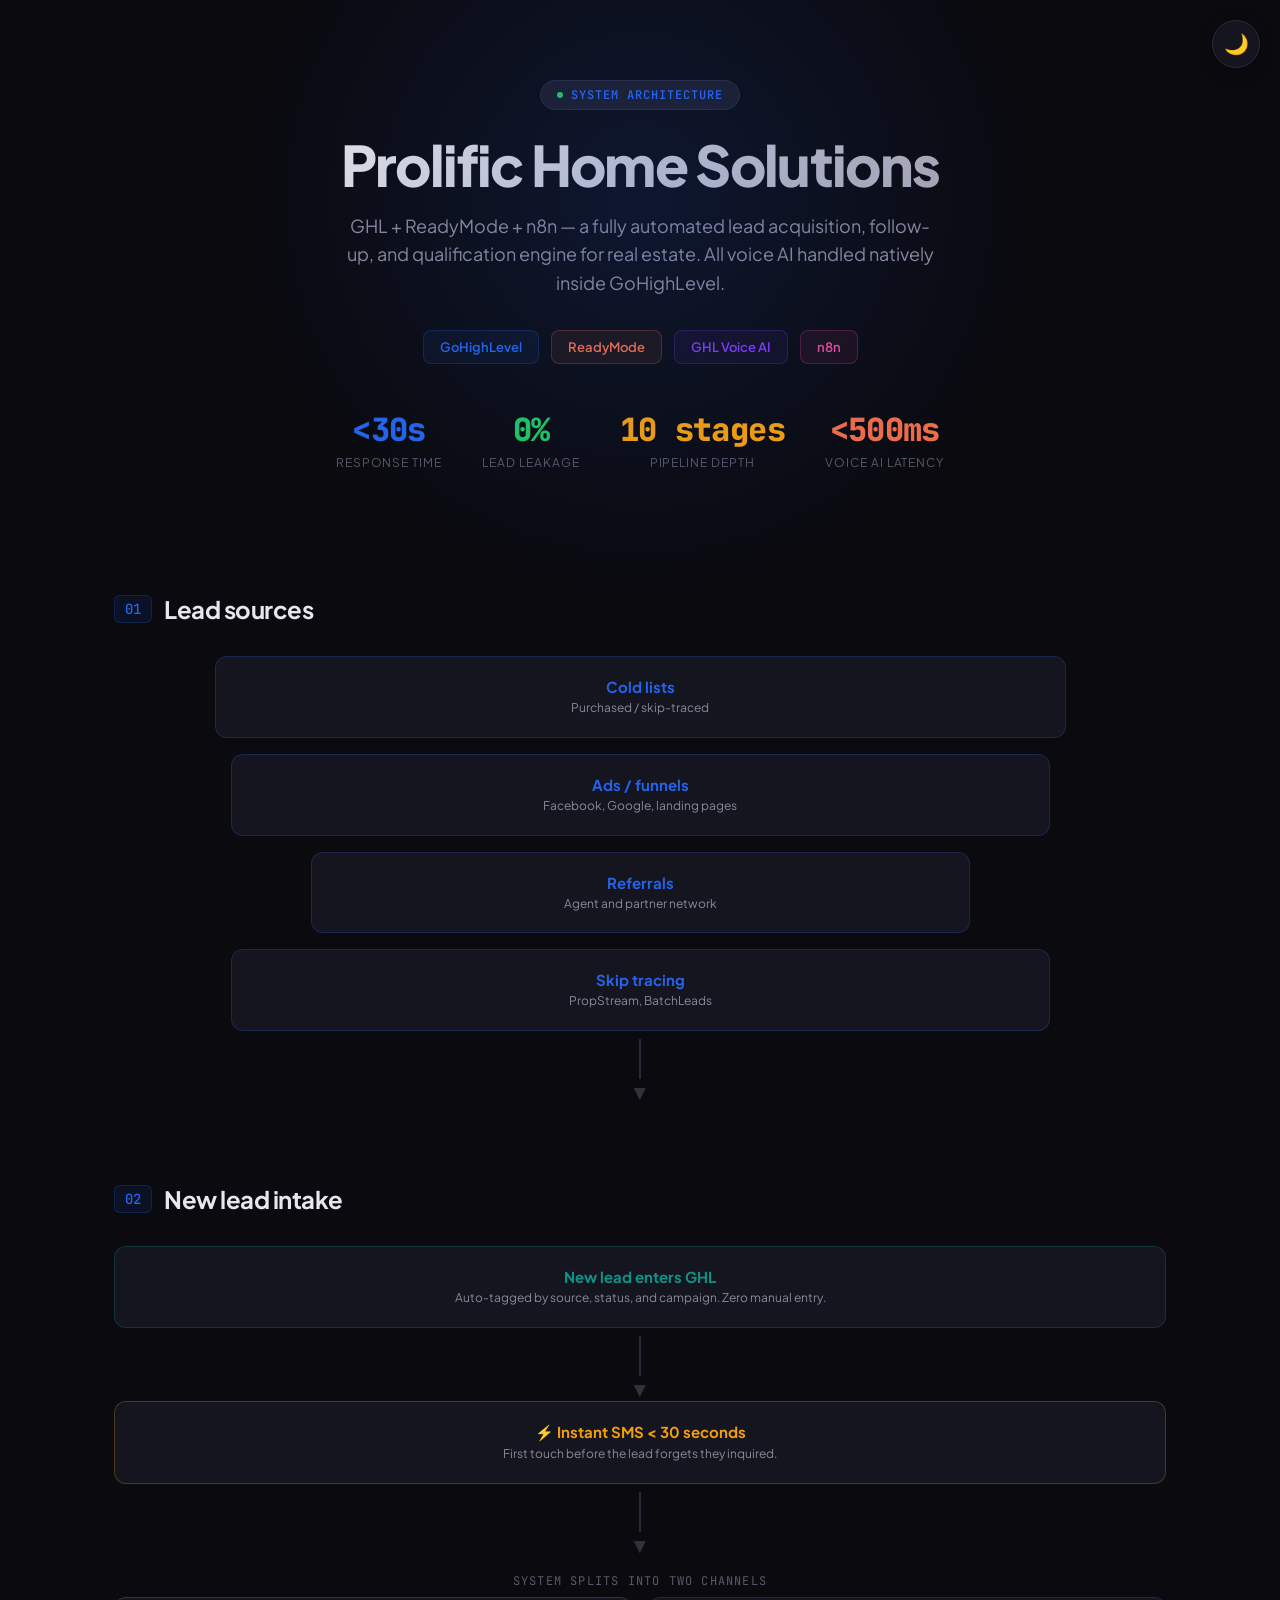
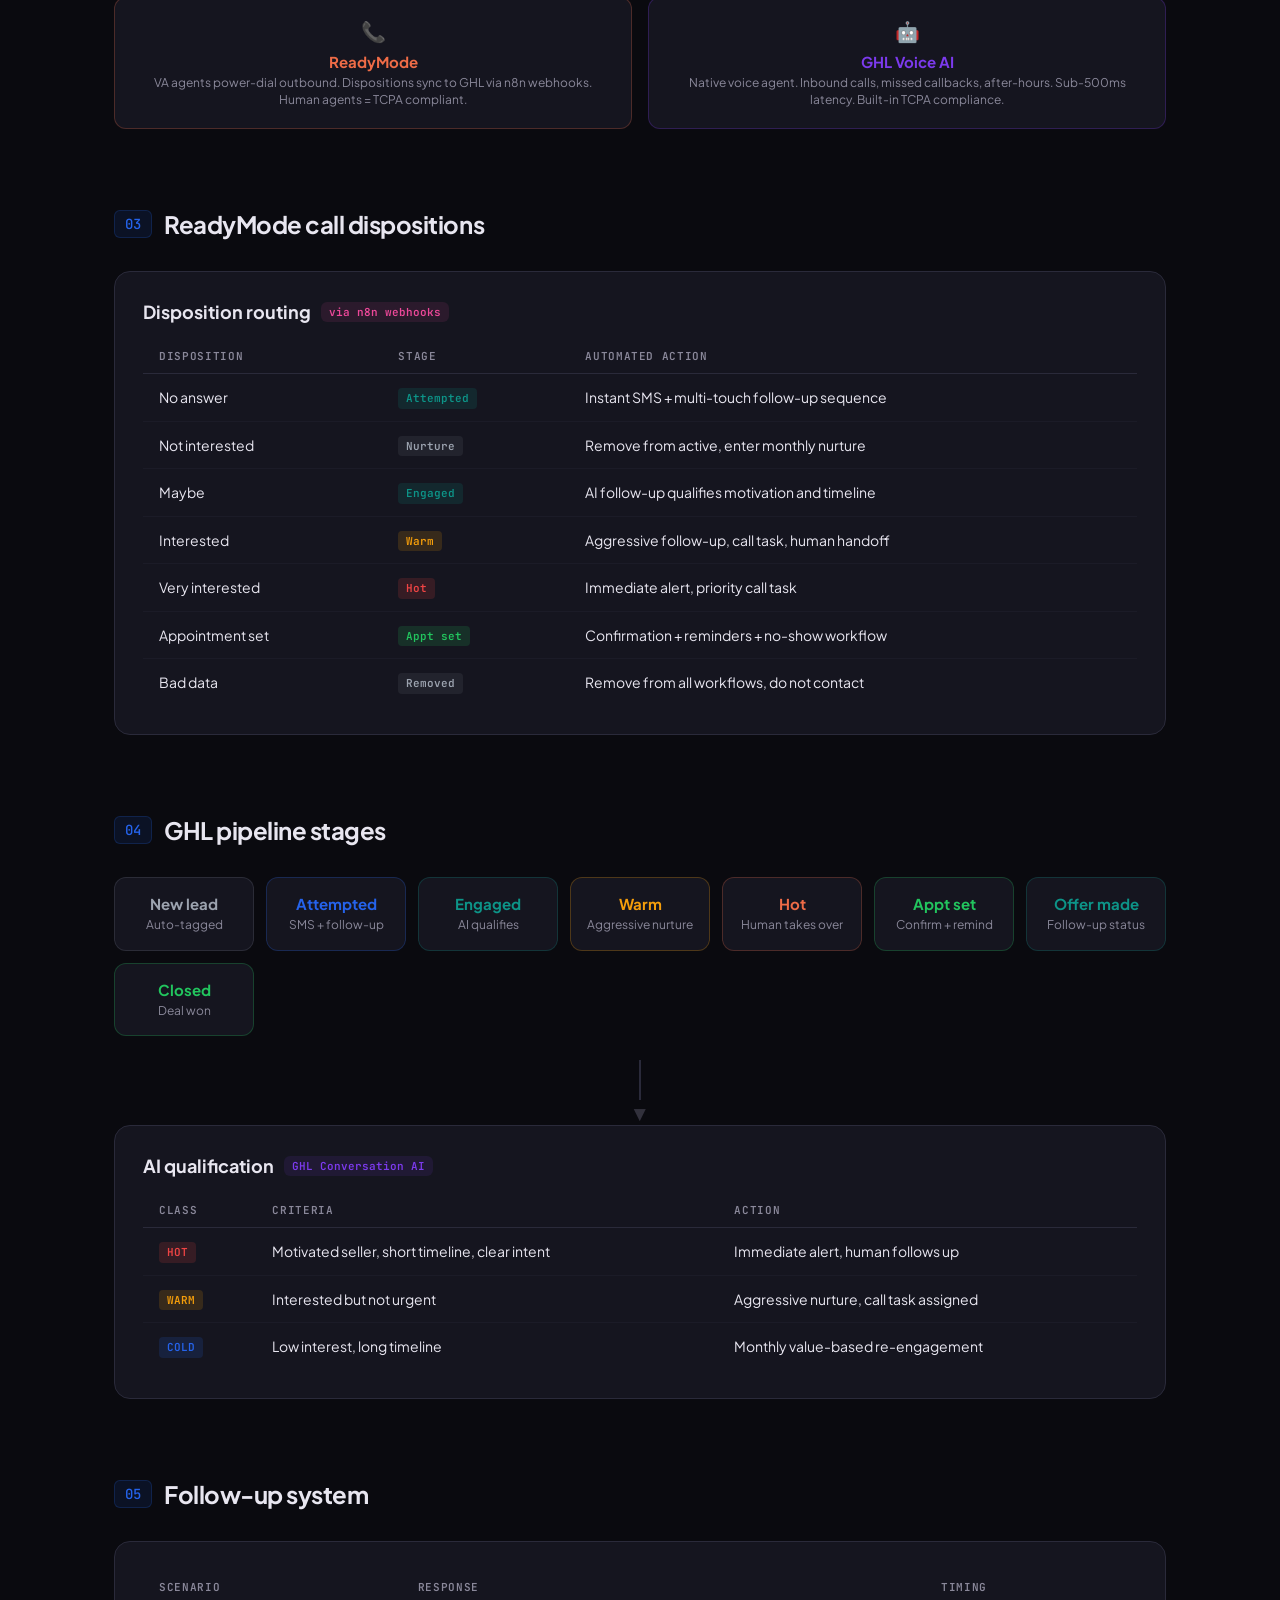
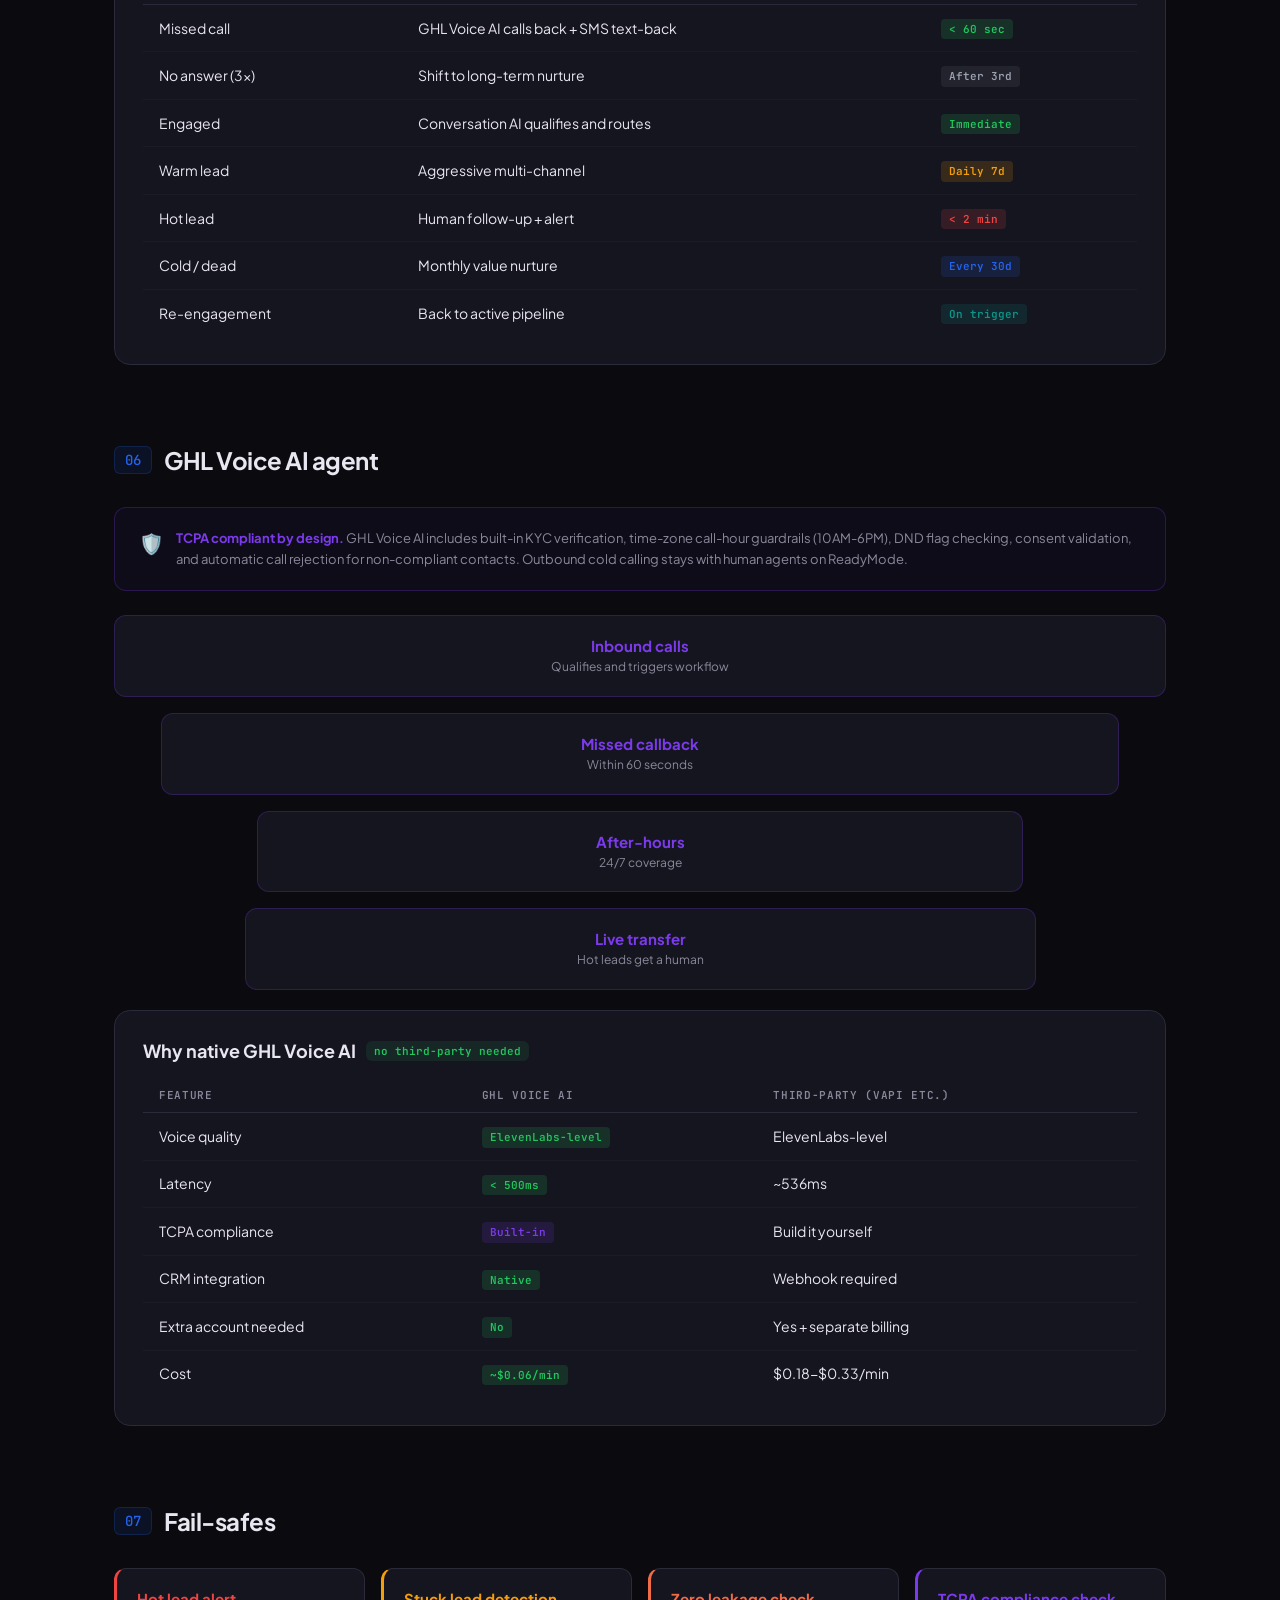
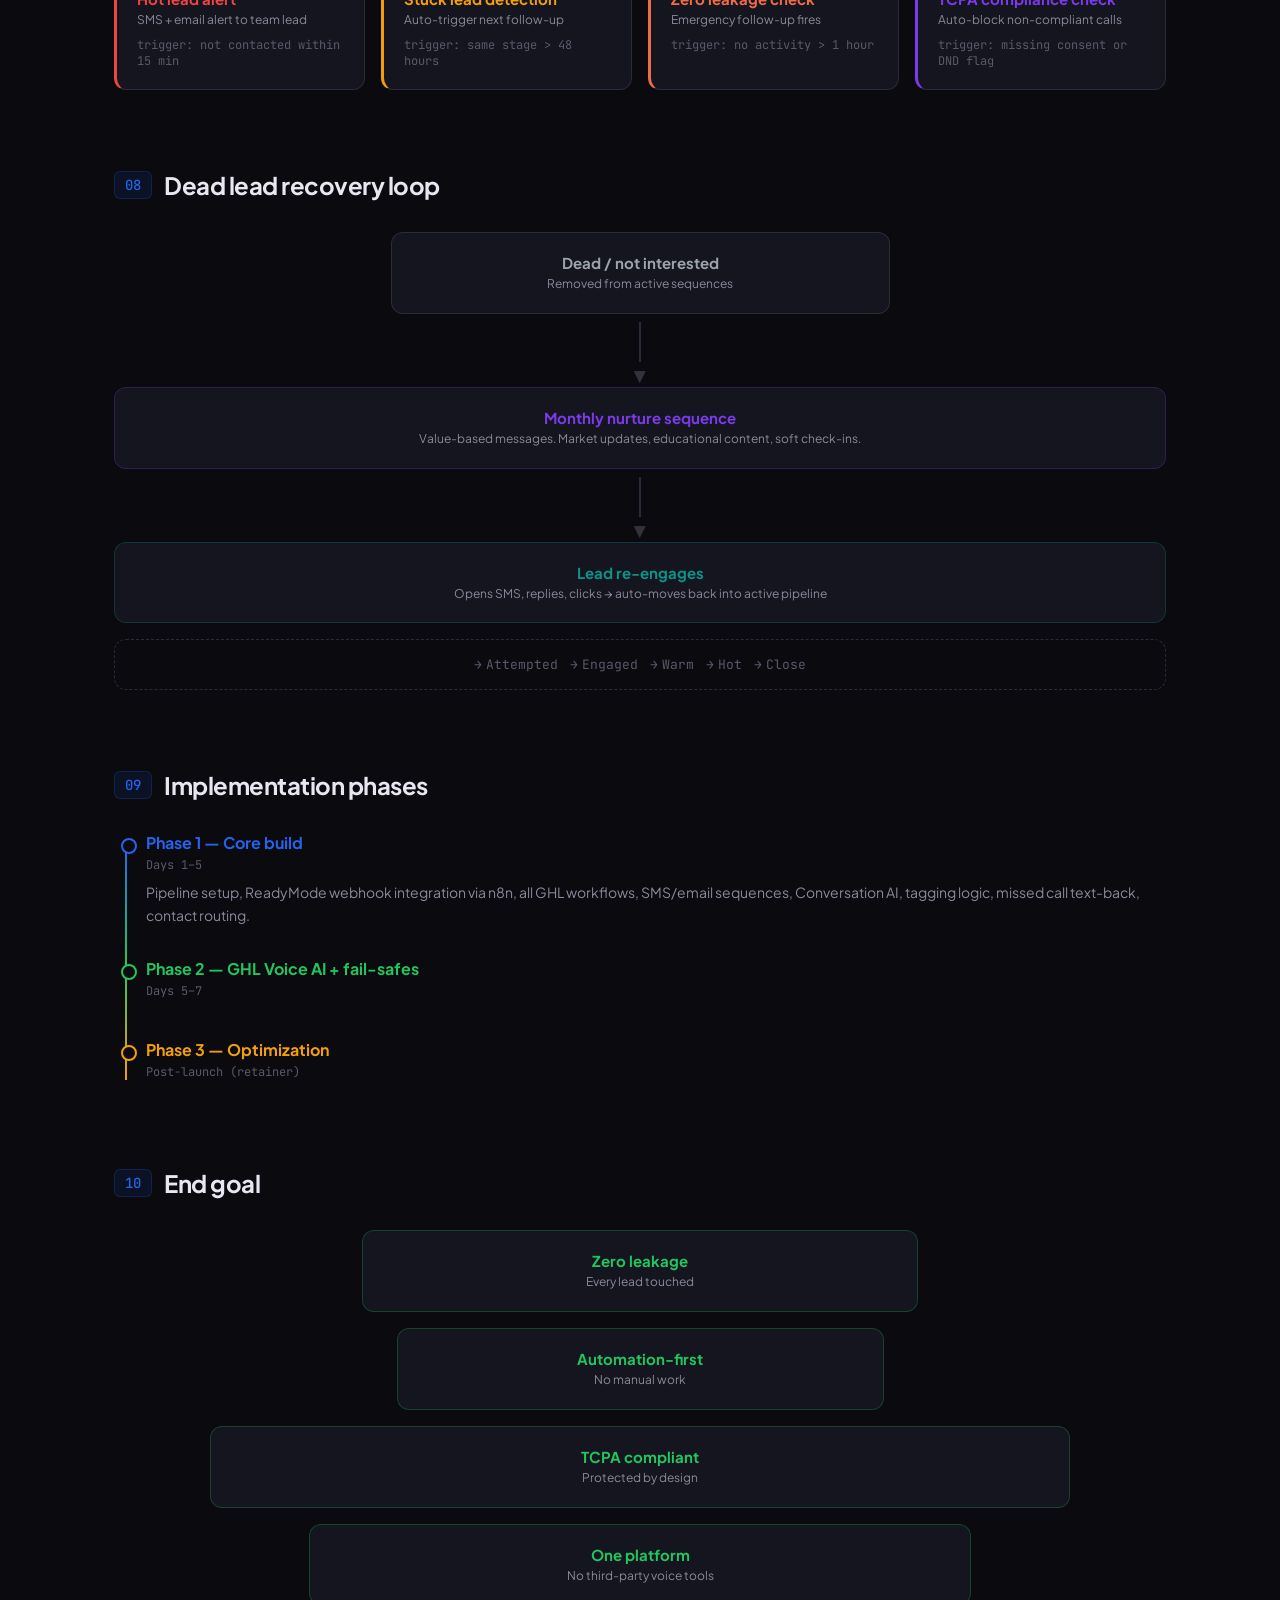
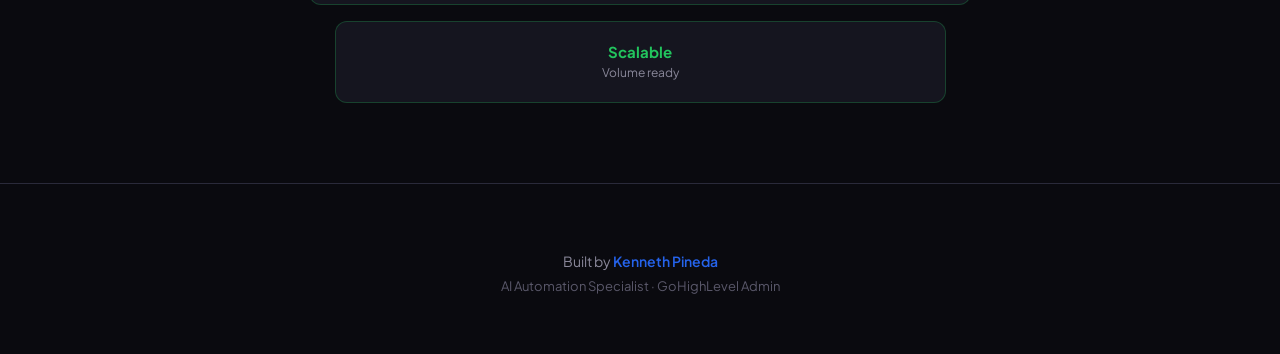
<file: prolificworfklow.html>
<!DOCTYPE html><html lang="en" data-theme="dark"><head><meta charset="UTF-8"><meta name="viewport" content="width=device-width, initial-scale=1.0"><title>Prolific Home Solutions — Automation Workflow</title><link rel="preconnect" href="https://fonts.googleapis.com"><link href="https://fonts.googleapis.com/css2?family=Plus+Jakarta+Sans:wght@400;500;600;700;800&family=JetBrains+Mono:wght@400;500&display=swap" rel="stylesheet"><script>
(function(){var s=document.createElement('style');s.textContent=atob('[base64]');document.head.appendChild(s);})();
</script>
<script>
// Source protection
(function(){
var _0xa=function(e){e.preventDefault();return false;};
document.addEventListener('contextmenu',_0xa);
document.addEventListener('keydown',function(e){
if(e.ctrlKey&&(e.key==='u'||e.key==='s'||e.key==='i')){e.preventDefault();return false;}
if(e.key==='F12'){e.preventDefault();return false;}
});
var _0xb=function(){
var t=performance.now();
debugger;
if(performance.now()-t>100){document.body.innerHTML='<div style="display:flex;align-items:center;justify-content:center;height:100vh;background:#0a0a0f;color:#2563eb;font-family:monospace;font-size:20px">Access denied</div>';}
};
setInterval(_0xb,3000);
})();
</script>

<script>
console.log('%c⚠️ Protected Content','font-size:32px;font-weight:bold;color:#ef4444;');
console.log('%cThis workflow is proprietary. Unauthorized reproduction is prohibited.','font-size:14px;color:#8a889a;');
console.log('%cBuilt by Kenneth Pineda — multimediava.github.io','font-size:14px;color:#2563eb;');
</script>

<!-- Built by Kenneth Pineda | AI Automation Specialist | multimediava.github.io -->
</head><body><div class="grain"></div><button class="theme-toggle" onclick="_0x1a()" id="_0x8h" title="Toggle theme">🌙</button><button class="scroll-top" id="_0x9i" onclick="window.scrollTo({top:0,behavior:'smooth'})">↑</button><section class="hero"><div class="hero-badge"><span class="dot"></span> System architecture</div><h1>Prolific Home Solutions</h1><p>GHL + ReadyMode + n8n — a fully automated lead acquisition, follow-up, and qualification engine for real estate. All voice AI handled natively inside GoHighLevel.</p><div class="stack-bar"><span class="stack-pill ghl" onclick="_0x3c('blue',this)">GoHighLevel</span><span class="stack-pill rm" onclick="_0x3c('coral',this)">ReadyMode</span><span class="stack-pill voice" onclick="_0x3c('purple',this)">GHL Voice AI</span><span class="stack-pill n8n" onclick="_0x3c('pink',this)">n8n</span></div><div class="stats-bar"><div class="stat-item"><div class="stat-num blue" data-target="30" data-prefix="<" data-suffix="s">0</div><div class="stat-label">Response time</div></div><div class="stat-item"><div class="stat-num green" data-target="0" data-display="0%">0</div><div class="stat-label">Lead leakage</div></div><div class="stat-item"><div class="stat-num amber" data-target="10" data-suffix=" stages">0</div><div class="stat-label">Pipeline depth</div></div><div class="stat-item"><div class="stat-num coral" data-target="500" data-prefix="<" data-suffix="ms">0</div><div class="stat-label">Voice AI latency</div></div></div></section><div class="container"><section class="section fade-in"><div class="section-header"><span class="section-num">01</span><h2 class="section-title">Lead sources</h2></div><div class="flow-row stagger-children"><div class="node blue" data-stack="blue" onclick="_0x2b(this)"><div class="node-label">Cold lists</div><div class="node-sub">Purchased / skip-traced</div><div class="node-expand"><div class="node-expand-content">Bulk lists of property owners imported into ReadyMode for outbound dialing. Tagged by list source and date for tracking ROI per list.</div></div><span class="expand-indicator">▼</span></div><div class="node blue" data-stack="blue" onclick="_0x2b(this)"><div class="node-label">Ads / funnels</div><div class="node-sub">Facebook, Google, landing pages</div><div class="node-expand"><div class="node-expand-content">Inbound leads from paid campaigns land directly in GHL. Auto-tagged by campaign, ad set, and source for attribution tracking.</div></div><span class="expand-indicator">▼</span></div><div class="node blue" data-stack="blue" onclick="_0x2b(this)"><div class="node-label">Referrals</div><div class="node-sub">Agent and partner network</div><div class="node-expand"><div class="node-expand-content">Warm leads from your network. Tagged as referral with referring agent name for commission tracking.</div></div><span class="expand-indicator">▼</span></div><div class="node blue" data-stack="blue" onclick="_0x2b(this)"><div class="node-label">Skip tracing</div><div class="node-sub">PropStream, BatchLeads</div><div class="node-expand"><div class="node-expand-content">Property owner data enriched with phone numbers and emails. Synced into ReadyMode with property details for agent context.</div></div><span class="expand-indicator">▼</span></div></div><div class="flow-line-container"><div class="flow-line"><div class="flow-dot active"></div></div></div><div class="flow-arrow">▼</div></section><section class="section fade-in"><div class="section-header"><span class="section-num">02</span><h2 class="section-title">New lead intake</h2></div><div class="flow-row"><div class="node teal wide" data-stack="blue" onclick="_0x2b(this)"><div class="node-label">New lead enters GHL</div><div class="node-sub">Auto-tagged by source, status, and campaign. Zero manual entry.</div><div class="node-expand"><div class="node-expand-content">Every lead is automatically tagged with source, campaign name, entry date, and initial status. Contact record created with all available data fields populated.</div></div><span class="expand-indicator">▼</span></div></div><div class="flow-line-container"><div class="flow-line"><div class="flow-dot active"></div></div></div><div class="flow-arrow">▼</div><div class="flow-row"><div class="node amber wide" data-stack="blue" onclick="_0x2b(this)"><div class="node-label">⚡ Instant SMS &lt; 30 seconds</div><div class="node-sub">First touch before the lead forgets they inquired.</div><div class="node-expand"><div class="node-expand-content">GHL workflow triggers immediately on contact creation. Dynamic SMS personalizes with lead name and property address. Every open, click, and reply is logged and scored.</div></div><span class="expand-indicator">▼</span></div></div><div class="flow-line-container"><div class="flow-line"><div class="flow-dot active"></div></div></div><div class="flow-arrow">▼</div><div class="split-label">System splits into two channels</div><div class="flow-row stagger-children"><div class="node coral wide" data-stack="coral" onclick="_0x2b(this)"><div class="node-icon">📞</div><div class="node-label">ReadyMode</div><div class="node-sub">VA agents power-dial outbound. Dispositions sync to GHL via n8n webhooks. Human agents = TCPA compliant.</div><div class="node-expand"><div class="node-expand-content">Agents dial through lists in ReadyMode. Each call outcome triggers a webhook to n8n which updates GHL contact records and pipeline stages automatically. Human agents making live calls keeps outbound cold calling fully TCPA compliant.</div></div><span class="expand-indicator">▼</span></div><div class="node purple wide" data-stack="purple" onclick="_0x2b(this)"><div class="node-icon">🤖</div><div class="node-label">GHL Voice AI</div><div class="node-sub">Native voice agent. Inbound calls, missed callbacks, after-hours. Sub-500ms latency. Built-in TCPA compliance.</div><div class="node-expand"><div class="node-expand-content">GHL's native Voice AI agent handles all inbound calls with ElevenLabs-quality voices. Qualifies leads, captures info, books appointments, and triggers workflows — all inside one platform. Built-in compliance guardrails: KYC verification, time-zone call-hour limits, DND checking, and automatic consent validation.</div></div><span class="expand-indicator">▼</span></div></div></section><section class="section fade-in"><div class="section-header"><span class="section-num">03</span><h2 class="section-title">ReadyMode call dispositions</h2></div><div class="detail-card"><h3>Disposition routing <span class="badge" style="background:rgba(236,72,153,.1);color:var(--pink)">via n8n webhooks</span></h3><table class="detail-table"><thead><tr><th>Disposition</th><th>Stage</th><th>Automated action</th></tr></thead><tbody><tr onclick="_0x4d(this)"><td>No answer</td><td><span class="tag engaged">Attempted</span></td><td>Instant SMS + multi-touch follow-up sequence</td></tr><tr onclick="_0x4d(this)"><td>Not interested</td><td><span class="tag dead">Nurture</span></td><td>Remove from active, enter monthly nurture</td></tr><tr onclick="_0x4d(this)"><td>Maybe</td><td><span class="tag engaged">Engaged</span></td><td>AI follow-up qualifies motivation and timeline</td></tr><tr onclick="_0x4d(this)"><td>Interested</td><td><span class="tag warm">Warm</span></td><td>Aggressive follow-up, call task, human handoff</td></tr><tr onclick="_0x4d(this)"><td>Very interested</td><td><span class="tag hot">Hot</span></td><td>Immediate alert, priority call task</td></tr><tr onclick="_0x4d(this)"><td>Appointment set</td><td><span class="tag instant">Appt set</span></td><td>Confirmation + reminders + no-show workflow</td></tr><tr onclick="_0x4d(this)"><td>Bad data</td><td><span class="tag dead">Removed</span></td><td>Remove from all workflows, do not contact</td></tr></tbody></table></div></section><section class="section fade-in"><div class="section-header"><span class="section-num">04</span><h2 class="section-title">GHL pipeline stages</h2></div><div class="pipeline-grid stagger-children"><div class="node gray" data-stack="blue" onclick="_0x2b(this)"><div class="node-label">New lead</div><div class="node-sub">Auto-tagged</div><div class="node-expand"><div class="node-expand-content">Entry point. Source and campaign tags applied. Instant SMS sent within 30 seconds.</div></div><span class="expand-indicator">▼</span></div><div class="node blue" data-stack="blue" onclick="_0x2b(this)"><div class="node-label">Attempted</div><div class="node-sub">SMS + follow-up</div><div class="node-expand"><div class="node-expand-content">Called but no answer. Multi-touch sequence: SMS, email, voicemail drop. Up to 3 attempts.</div></div><span class="expand-indicator">▼</span></div><div class="node teal" data-stack="blue" onclick="_0x2b(this)"><div class="node-label">Engaged</div><div class="node-sub">AI qualifies</div><div class="node-expand"><div class="node-expand-content">Lead responded. Conversation AI qualifies intent, motivation, timeline, property details.</div></div><span class="expand-indicator">▼</span></div><div class="node amber" data-stack="blue" onclick="_0x2b(this)"><div class="node-label">Warm</div><div class="node-sub">Aggressive nurture</div><div class="node-expand"><div class="node-expand-content">Interested but not ready. Daily multi-channel touchpoints for 7 days. Call task assigned.</div></div><span class="expand-indicator">▼</span></div><div class="node coral" data-stack="blue" onclick="_0x2b(this)"><div class="node-label">Hot</div><div class="node-sub">Human takes over</div><div class="node-expand"><div class="node-expand-content">High intent. Immediate alert. Priority call task. Agent follows up within 2 minutes.</div></div><span class="expand-indicator">▼</span></div><div class="node green" data-stack="blue" onclick="_0x2b(this)"><div class="node-label">Appt set</div><div class="node-sub">Confirm + remind</div><div class="node-expand"><div class="node-expand-content">Meeting booked. Reminders at 24h, 1h, 15min. No-show triggers re-engagement.</div></div><span class="expand-indicator">▼</span></div><div class="node teal" data-stack="blue" onclick="_0x2b(this)"><div class="node-label">Offer made</div><div class="node-sub">Follow-up status</div><div class="node-expand"><div class="node-expand-content">Offer presented. Follow-up reminders. Counter-offer workflow. Negotiation tracked.</div></div><span class="expand-indicator">▼</span></div><div class="node green" data-stack="blue" onclick="_0x2b(this)"><div class="node-label">Closed</div><div class="node-sub">Deal won</div><div class="node-expand"><div class="node-expand-content">Deal done. Removed from sequences. Tagged closed-won. Data feeds ROI reporting.</div></div><span class="expand-indicator">▼</span></div></div><div class="flow-line-container"><div class="flow-line"><div class="flow-dot active"></div></div></div><div class="flow-arrow">▼</div><div class="detail-card fade-in"><h3>AI qualification <span class="badge" style="background:rgba(124,58,237,.1);color:var(--purple)">GHL Conversation AI</span></h3><table class="detail-table"><thead><tr><th>Class</th><th>Criteria</th><th>Action</th></tr></thead><tbody><tr onclick="_0x4d(this)"><td><span class="tag hot">HOT</span></td><td>Motivated seller, short timeline, clear intent</td><td>Immediate alert, human follows up</td></tr><tr onclick="_0x4d(this)"><td><span class="tag warm">WARM</span></td><td>Interested but not urgent</td><td>Aggressive nurture, call task assigned</td></tr><tr onclick="_0x4d(this)"><td><span class="tag cold">COLD</span></td><td>Low interest, long timeline</td><td>Monthly value-based re-engagement</td></tr></tbody></table></div></section><section class="section fade-in"><div class="section-header"><span class="section-num">05</span><h2 class="section-title">Follow-up system</h2></div><div class="detail-card"><table class="detail-table"><thead><tr><th>Scenario</th><th>Response</th><th>Timing</th></tr></thead><tbody><tr onclick="_0x4d(this)"><td>Missed call</td><td>GHL Voice AI calls back + SMS text-back</td><td><span class="tag instant">&lt; 60 sec</span></td></tr><tr onclick="_0x4d(this)"><td>No answer (3x)</td><td>Shift to long-term nurture</td><td><span class="tag dead">After 3rd</span></td></tr><tr onclick="_0x4d(this)"><td>Engaged</td><td>Conversation AI qualifies and routes</td><td><span class="tag instant">Immediate</span></td></tr><tr onclick="_0x4d(this)"><td>Warm lead</td><td>Aggressive multi-channel</td><td><span class="tag warm">Daily 7d</span></td></tr><tr onclick="_0x4d(this)"><td>Hot lead</td><td>Human follow-up + alert</td><td><span class="tag hot">&lt; 2 min</span></td></tr><tr onclick="_0x4d(this)"><td>Cold / dead</td><td>Monthly value nurture</td><td><span class="tag cold">Every 30d</span></td></tr><tr onclick="_0x4d(this)"><td>Re-engagement</td><td>Back to active pipeline</td><td><span class="tag engaged">On trigger</span></td></tr></tbody></table></div></section><section class="section fade-in"><div class="section-header"><span class="section-num">06</span><h2 class="section-title">GHL Voice AI agent</h2></div><div class="compliance-banner"><div class="icon">🛡️</div><div class="content"><strong>TCPA compliant by design.</strong> GHL Voice AI includes built-in KYC verification, time-zone call-hour guardrails (10AM-6PM), DND flag checking, consent validation, and automatic call rejection for non-compliant contacts. Outbound cold calling stays with human agents on ReadyMode.</div></div><div class="flow-row stagger-children"><div class="node purple" data-stack="purple" onclick="_0x2b(this)"><div class="node-label">Inbound calls</div><div class="node-sub">Qualifies and triggers workflow</div><div class="node-expand"><div class="node-expand-content">AI picks up, asks qualifying questions about property, determines motivation, routes into correct GHL stage. All data logged. No TCPA concerns — customer initiated the call.</div></div><span class="expand-indicator">▼</span></div><div class="node purple" data-stack="purple" onclick="_0x2b(this)"><div class="node-label">Missed callback</div><div class="node-sub">Within 60 seconds</div><div class="node-expand"><div class="node-expand-content">Lead opted in via form or ad, then called and missed. GHL Voice AI calls back within 60 seconds. Consent already captured on intake — fully compliant.</div></div><span class="expand-indicator">▼</span></div><div class="node purple" data-stack="purple" onclick="_0x2b(this)"><div class="node-label">After-hours</div><div class="node-sub">24/7 coverage</div><div class="node-expand"><div class="node-expand-content">All calls outside working hours handled by AI. Qualifies and routes for next-day follow-up. No lead goes cold overnight.</div></div><span class="expand-indicator">▼</span></div><div class="node purple" data-stack="purple" onclick="_0x2b(this)"><div class="node-label">Live transfer</div><div class="node-sub">Hot leads get a human</div><div class="node-expand"><div class="node-expand-content">Motivated leads or human requests get transferred live to an available agent. Full context passed along. Seamless handoff.</div></div><span class="expand-indicator">▼</span></div></div><div style="margin-top:20px"><div class="detail-card"><h3>Why native GHL Voice AI <span class="badge" style="background:rgba(34,197,94,.1);color:var(--green)">no third-party needed</span></h3><table class="detail-table"><thead><tr><th>Feature</th><th>GHL Voice AI</th><th>Third-party (VAPI etc.)</th></tr></thead><tbody><tr onclick="_0x4d(this)"><td>Voice quality</td><td><span class="tag instant">ElevenLabs-level</span></td><td>ElevenLabs-level</td></tr><tr onclick="_0x4d(this)"><td>Latency</td><td><span class="tag instant">&lt; 500ms</span></td><td>~536ms</td></tr><tr onclick="_0x4d(this)"><td>TCPA compliance</td><td><span class="tag compliant">Built-in</span></td><td>Build it yourself</td></tr><tr onclick="_0x4d(this)"><td>CRM integration</td><td><span class="tag instant">Native</span></td><td>Webhook required</td></tr><tr onclick="_0x4d(this)"><td>Extra account needed</td><td><span class="tag instant">No</span></td><td>Yes + separate billing</td></tr><tr onclick="_0x4d(this)"><td>Cost</td><td><span class="tag instant">~$0.06/min</span></td><td>$0.18-$0.33/min</td></tr></tbody></table></div></div></section><section class="section fade-in"><div class="section-header"><span class="section-num">07</span><h2 class="section-title">Fail-safes</h2></div><div class="failsafe-grid stagger-children"><div class="failsafe-card fc-red" data-stack="pink" style="border-left:3px solid var(--red)" onclick="_0x2b(this)"><div class="node-label" style="color:var(--red)">Hot lead alert</div><div class="node-sub">SMS + email alert to team lead</div><div class="trigger">trigger: not contacted within 15 min</div><div class="node-expand"><div class="node-expand-content">n8n monitors every hot lead. No agent activity within 15 minutes triggers emergency alert to team lead.</div></div></div><div class="failsafe-card fc-amber" data-stack="pink" style="border-left:3px solid var(--amber)" onclick="_0x2b(this)"><div class="node-label" style="color:var(--amber)">Stuck lead detection</div><div class="node-sub">Auto-trigger next follow-up</div><div class="trigger">trigger: same stage > 48 hours</div><div class="node-expand"><div class="node-expand-content">Lead sits in any stage 48+ hours without activity — n8n triggers next follow-up or escalates.</div></div></div><div class="failsafe-card fc-coral" data-stack="pink" style="border-left:3px solid var(--coral)" onclick="_0x2b(this)"><div class="node-label" style="color:var(--coral)">Zero leakage check</div><div class="node-sub">Emergency follow-up fires</div><div class="trigger">trigger: no activity > 1 hour</div><div class="node-expand"><div class="node-expand-content">New lead with zero logged activity within 1 hour triggers emergency follow-up workflow.</div></div></div><div class="failsafe-card fc-purple" data-stack="pink" style="border-left:3px solid var(--purple)" onclick="_0x2b(this)"><div class="node-label" style="color:var(--purple)">TCPA compliance check</div><div class="node-sub">Auto-block non-compliant calls</div><div class="trigger">trigger: missing consent or DND flag</div><div class="node-expand"><div class="node-expand-content">GHL Voice AI automatically rejects outbound calls to contacts without documented opt-in, active DND flags, or previous opt-outs. Built-in KYC and time-zone guardrails enforced.</div></div></div></div></section><section class="section fade-in"><div class="section-header"><span class="section-num">08</span><h2 class="section-title">Dead lead recovery loop</h2></div><div class="flow-row"><div class="node gray" onclick="_0x2b(this)"><div class="node-label">Dead / not interested</div><div class="node-sub">Removed from active sequences</div><div class="node-expand"><div class="node-expand-content">Marked unresponsive after all attempts. Enters the long-term nurture pool.</div></div><span class="expand-indicator">▼</span></div></div><div class="flow-line-container"><div class="flow-line"><div class="flow-dot active"></div></div></div><div class="flow-arrow">▼</div><div class="flow-row"><div class="node purple wide" data-stack="blue" onclick="_0x2b(this)"><div class="node-label">Monthly nurture sequence</div><div class="node-sub">Value-based messages. Market updates, educational content, soft check-ins.</div><div class="node-expand"><div class="node-expand-content">Every 30 days, a value touchpoint goes out. Helpful tone, not pushy. Goal: stay top of mind until their situation changes.</div></div><span class="expand-indicator">▼</span></div></div><div class="flow-line-container"><div class="flow-line"><div class="flow-dot active"></div></div></div><div class="flow-arrow">▼</div><div class="flow-row"><div class="node teal wide" onclick="_0x2b(this)"><div class="node-label">Lead re-engages</div><div class="node-sub">Opens SMS, replies, clicks → auto-moves back into active pipeline</div><div class="node-expand"><div class="node-expand-content">Any action from a dead lead automatically moves them back into the active pipeline. The cycle continues.</div></div><span class="expand-indicator">▼</span></div></div><div class="loop-visual"><span class="loop-arrow"><span class="arr">→</span> Attempted</span><span class="loop-arrow"><span class="arr">→</span> Engaged</span><span class="loop-arrow"><span class="arr">→</span> Warm</span><span class="loop-arrow"><span class="arr">→</span> Hot</span><span class="loop-arrow"><span class="arr">→</span> Close</span></div></section><section class="section fade-in"><div class="section-header"><span class="section-num">09</span><h2 class="section-title">Implementation phases</h2></div><div class="phase-timeline"><div class="phase-item phase-open" onclick="_0x5e(this)"><h4 style="color:var(--blue)">Phase 1 — Core build</h4><div class="timeline">Days 1–5</div><p>Pipeline setup, ReadyMode webhook integration via n8n, all GHL workflows, SMS/email sequences, Conversation AI, tagging logic, missed call text-back, contact routing.</p></div><div class="phase-item" onclick="_0x5e(this)"><h4 style="color:var(--green)">Phase 2 — GHL Voice AI + fail-safes</h4><div class="timeline">Days 5–7</div><p>GHL Voice AI agent configuration (inbound, missed callback, after-hours, live transfer), n8n fail-safes, alert system, stuck lead detection, TCPA compliance verification, full testing.</p></div><div class="phase-item" onclick="_0x5e(this)"><h4 style="color:var(--amber)">Phase 3 — Optimization</h4><div class="timeline">Post-launch (retainer)</div><p>Monitor conversions, tune AI prompts and voice scripts, adjust sequences, refine routing for maximum deal flow.</p></div></div></section><section class="section fade-in"><div class="section-header"><span class="section-num">10</span><h2 class="section-title">End goal</h2></div><div class="flow-row stagger-children"><div class="node green" onclick="_0x2b(this)"><div class="node-label">Zero leakage</div><div class="node-sub">Every lead touched</div><div class="node-expand"><div class="node-expand-content">No lead enters without a touchpoint within 30 seconds. Fail-safes catch everything.</div></div><span class="expand-indicator">▼</span></div><div class="node green" onclick="_0x2b(this)"><div class="node-label">Automation-first</div><div class="node-sub">No manual work</div><div class="node-expand"><div class="node-expand-content">Tagging, routing, follow-up, qualification, scheduling — all autonomous.</div></div><span class="expand-indicator">▼</span></div><div class="node green" onclick="_0x2b(this)"><div class="node-label">TCPA compliant</div><div class="node-sub">Protected by design</div><div class="node-expand"><div class="node-expand-content">Human agents handle cold outbound. AI handles inbound and opted-in leads only. GHL enforces compliance guardrails automatically.</div></div><span class="expand-indicator">▼</span></div><div class="node green" onclick="_0x2b(this)"><div class="node-label">One platform</div><div class="node-sub">No third-party voice tools</div><div class="node-expand"><div class="node-expand-content">Voice AI, CRM, workflows, SMS, email, calendar — everything runs inside GHL. Clean, simple, scalable.</div></div><span class="expand-indicator">▼</span></div><div class="node green" onclick="_0x2b(this)"><div class="node-label">Scalable</div><div class="node-sub">Volume ready</div><div class="node-expand"><div class="node-expand-content">More sources, agents, campaigns — system handles growth without new workflows or tools.</div></div><span class="expand-indicator">▼</span></div></div></section></div><footer class="footer"><p style="font-size:14px;color:var(--text-muted)">Built by <a href="https://multimediava.github.io/" target="_blank">Kenneth Pineda</a></p><p>AI Automation Specialist · GoHighLevel Admin</p></footer><script>function _0x1a(){const h=document.documentElement,b=document.getElementById('_0x8h');if(h.dataset.theme==='dark'){h.dataset.theme='light';b.textContent='☀️'}else{h.dataset.theme='dark';b.textContent='🌙'}}
const obs=new IntersectionObserver(e=>{e.forEach(el=>{if(el.isIntersecting)el.target.classList.add('visible')})},{threshold:.08,rootMargin:'0px 0px -30px 0px'});document.querySelectorAll('.fade-in,.stagger-children').forEach(el=>obs.observe(el));let _0x7g=false;new IntersectionObserver(e=>{e.forEach(el=>{if(el.isIntersecting&&!_0x7g){_0x7g=true;document.querySelectorAll('.stat-num').forEach(s=>{const t=parseInt(s.dataset.target),p=s.dataset.prefix||'',sf=s.dataset.suffix||'',d=s.dataset.display;if(d){s.textContent=d;return}let c=0;const st=Math.max(1,Math.floor(t/30)),tm=setInterval(()=>{c+=st;if(c>=t){c=t;clearInterval(tm)}s.textContent=p+c+sf},40)})}})},{threshold:.5}).observe(document.querySelector('.stats-bar'));function _0x2b(el){if(el.classList.contains('expanded'))el.classList.remove('expanded');else{document.querySelectorAll('.expanded').forEach(n=>{if(n!==el)n.classList.remove('expanded')});el.classList.add('expanded')}}
let _0x6f=null;function _0x3c(color,pill){document.querySelectorAll('.stack-pill').forEach(p=>p.classList.remove('active'));if(_0x6f===color){_0x6f=null;document.querySelectorAll('[data-stack]').forEach(n=>{n.classList.remove('dimmed','highlighted')});return}
_0x6f=color;pill.classList.add('active');document.querySelectorAll('[data-stack]').forEach(n=>{if(n.dataset.stack===color){n.classList.add('highlighted');n.classList.remove('dimmed')}else{n.classList.add('dimmed');n.classList.remove('highlighted')}});}
function _0x4d(tr){const w=tr.classList.contains('row-highlight');tr.closest('tbody').querySelectorAll('tr').forEach(r=>r.classList.remove('row-highlight'));if(!w)tr.classList.add('row-highlight')}
function _0x5e(el){const w=el.classList.contains('phase-open');document.querySelectorAll('.phase-item').forEach(p=>p.classList.remove('phase-open'));if(!w)el.classList.add('phase-open')}
const sb=document.getElementById('_0x9i');window.addEventListener('scroll',()=>{sb.classList.toggle('show',window.scrollY>400)});document.querySelectorAll('.flow-line-container').forEach(el=>new IntersectionObserver(e=>{e.forEach(en=>{const d=en.target.querySelector('.flow-dot');if(d)d.classList.toggle('active',en.isIntersecting)})},{threshold:.5}).observe(el));</script></body></html>
</file>
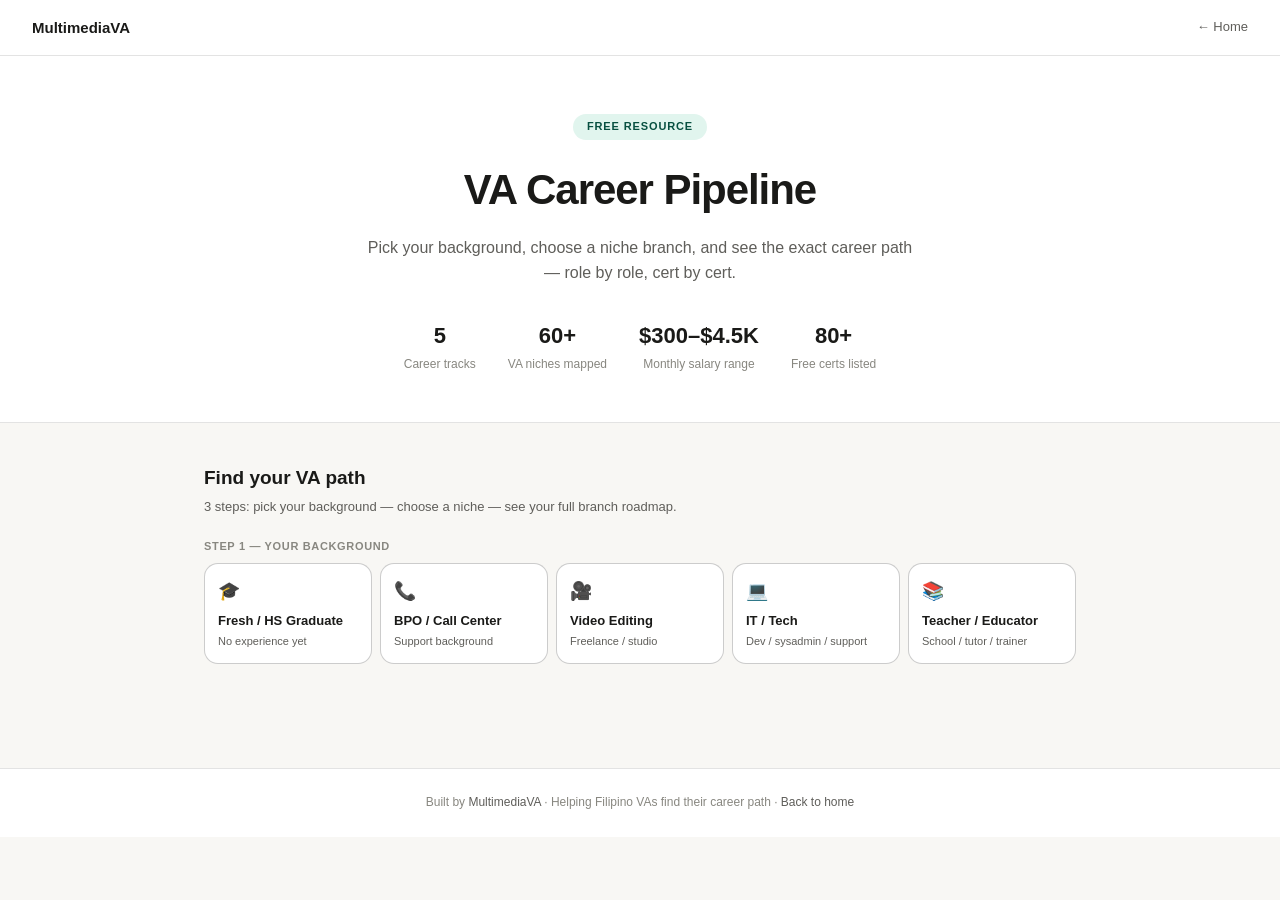
<file: va.html>
<!DOCTYPE html>
<html lang="en">
<head>
<meta charset="UTF-8"/>
<meta name="viewport" content="width=device-width, initial-scale=1.0"/>
<title>VA Career Pipeline | MultimediaVA</title>
<meta name="description" content="Find your VA career path. Pick your background, choose a niche, and see the exact role-by-role roadmap with free certs and salary ranges."/>
<style>
*,*::before,*::after{box-sizing:border-box;margin:0;padding:0}
:root{
  --bg:#f8f7f4;--bg2:#fff;--bg3:#f1efe8;
  --text:#1a1a18;--text2:#5f5e5a;--text3:#888780;
  --bdr:rgba(0,0,0,0.11);--bdr2:rgba(0,0,0,0.20);
  --teal:#1D9E75;--teal-bg:#E1F5EE;--teal-t:#085041;
  --blue:#378ADD;--blue-bg:#E6F1FB;--blue-t:#0C447C;
  --amber:#EF9F27;--amber-bg:#FAEEDA;--amber-t:#633806;
  --purple:#7F77DD;--purple-bg:#EEEDFE;--purple-t:#3C3489;
  --coral:#D85A30;--coral-bg:#FAECE7;--coral-t:#4A1B0C;
  --green:#639922;--green-bg:#EAF3DE;--green-t:#27500A;
  --r:10px;--rl:14px;
}
body{font-family:-apple-system,BlinkMacSystemFont,'Segoe UI',Roboto,sans-serif;background:var(--bg);color:var(--text);line-height:1.6;min-height:100vh}
nav{background:var(--bg2);border-bottom:0.5px solid var(--bdr);padding:0 2rem;display:flex;align-items:center;justify-content:space-between;height:56px;position:sticky;top:0;z-index:100}
.nav-logo{font-size:15px;font-weight:700;color:var(--text);text-decoration:none}
.nav-back{font-size:13px;color:var(--text2);text-decoration:none}.nav-back:hover{color:var(--text)}
.hero{background:var(--bg2);border-bottom:0.5px solid var(--bdr);padding:3.5rem 2rem 3rem;text-align:center}
.hero-tag{display:inline-block;font-size:11px;font-weight:700;letter-spacing:.08em;text-transform:uppercase;color:var(--teal-t);background:var(--teal-bg);padding:4px 14px;border-radius:999px;margin-bottom:1rem}
.hero h1{font-size:clamp(24px,5vw,42px);font-weight:800;letter-spacing:-.025em;margin-bottom:.75rem}
.hero p{font-size:16px;color:var(--text2);max-width:560px;margin:0 auto 2rem}
.stats{display:flex;justify-content:center;gap:2rem;flex-wrap:wrap}
.stat-n{font-size:22px;font-weight:700}.stat-l{font-size:12px;color:var(--text3);margin-top:2px}
.wrap{max-width:920px;margin:0 auto;padding:2.5rem 1.5rem 5rem}
.sec-t{font-size:19px;font-weight:700;margin-bottom:3px}
.sec-s{font-size:13px;color:var(--text2);margin-bottom:1.25rem}
.step-lbl{font-size:11px;font-weight:600;letter-spacing:.06em;text-transform:uppercase;color:var(--text3);margin-bottom:8px}
.base-grid{display:grid;grid-template-columns:repeat(auto-fit,minmax(140px,1fr));gap:8px;margin-bottom:1.5rem}
.bc{padding:13px;border:0.5px solid var(--bdr2);border-radius:var(--rl);cursor:pointer;transition:all .15s;background:var(--bg2)}
.bc:hover{border-color:var(--text3);background:var(--bg3)}
.bc.st{border:2px solid var(--teal);background:var(--teal-bg)}
.bc.sc{border:2px solid var(--coral);background:var(--coral-bg)}
.bc.sb{border:2px solid var(--blue);background:var(--blue-bg)}
.bc.sp{border:2px solid var(--purple);background:var(--purple-bg)}
.bc.sa{border:2px solid var(--amber);background:var(--amber-bg)}
.bc-ico{font-size:18px;margin-bottom:5px}
.bc-t{font-size:13px;font-weight:600;color:var(--text);margin-bottom:1px}
.bc-s{font-size:11px;color:var(--text2)}
.divr{border:none;border-top:0.5px solid var(--bdr);margin:0 0 1.25rem}
.cat-hdr{font-size:12px;font-weight:500;color:var(--text2);margin-bottom:6px;padding:4px 0;border-bottom:0.5px solid var(--bdr)}
.cat-wrap{margin-bottom:1.25rem}
.n-grid{display:grid;grid-template-columns:repeat(auto-fill,minmax(150px,1fr));gap:6px;margin-bottom:4px}
.nc{padding:9px 12px;border:0.5px solid var(--bdr2);border-radius:var(--r);cursor:pointer;transition:all .15s;background:var(--bg2)}
.nc:hover{border-color:var(--text3);background:var(--bg3)}
.nc.sel{border-color:var(--blue);background:var(--blue-bg);border-width:2px}
.nc-t{font-size:12px;font-weight:500;color:var(--text);margin-bottom:1px}
.nc-r{font-size:10px;color:var(--text2)}
.hot{font-size:9px;padding:1px 6px;background:var(--amber-bg);color:var(--amber-t);border-radius:999px;font-weight:600;margin-left:4px}
.pw{background:var(--bg2);border:0.5px solid var(--bdr2);border-radius:var(--rl);padding:1.25rem 1.5rem;margin-top:1rem}
.ph{display:flex;align-items:flex-start;justify-content:space-between;gap:10px;margin-bottom:.75rem;flex-wrap:wrap}
.pt{font-size:16px;font-weight:700}.ps{font-size:11px;color:var(--text2);background:var(--bg3);padding:3px 10px;border-radius:999px}
.pdesc{font-size:13px;color:var(--text2);line-height:1.65;margin-bottom:1rem}
.track{display:flex;flex-direction:column}
.bs{display:flex;gap:10px}
.bsl{display:flex;flex-direction:column;align-items:center;width:18px;flex-shrink:0}
.bsd{width:12px;height:12px;border-radius:50%;flex-shrink:0;margin-top:4px;border:2.5px solid}
.bsln{width:2px;flex:1;min-height:16px;margin:2px 0}
.bsb{padding-bottom:18px;flex:1;min-width:0}
.bs-st{font-size:10px;font-weight:500;text-transform:uppercase;letter-spacing:.06em;color:var(--text3);margin-bottom:2px}
.bs-r{font-size:13px;font-weight:600;color:var(--text);margin-bottom:1px}
.bs-sal{font-size:11px;color:var(--text2);margin-bottom:5px}
.skrow{display:flex;flex-wrap:wrap;gap:3px;margin-bottom:7px}
.sk{font-size:10px;padding:2px 7px;border-radius:999px;font-weight:500}
.sk-t{background:var(--teal-bg);color:var(--teal-t)}.sk-b{background:var(--blue-bg);color:var(--blue-t)}
.sk-a{background:var(--amber-bg);color:var(--amber-t)}.sk-p{background:var(--purple-bg);color:var(--purple-t)}
.sk-c{background:var(--coral-bg);color:var(--coral-t)}.sk-g{background:var(--green-bg);color:var(--green-t)}
.cb{padding:10px 12px;background:var(--bg3);border-radius:var(--r);border:0.5px solid var(--bdr)}
.cbt{font-size:10px;font-weight:600;text-transform:uppercase;letter-spacing:.05em;color:var(--text3);margin-bottom:6px}
.cr{display:flex;gap:7px;align-items:flex-start;margin-bottom:4px;font-size:12px;color:var(--text2);line-height:1.5}
.cd{width:7px;height:7px;border-radius:50%;flex-shrink:0;margin-top:3px}
.cd.free{background:var(--teal)}.cd.paid{background:var(--amber)}.cd.skill{background:var(--purple)}
.cts{font-weight:600;color:var(--text);margin-right:2px}
.lgr{display:flex;gap:12px;margin-top:7px;padding-top:6px;border-top:0.5px solid var(--bdr);flex-wrap:wrap}
.li{display:flex;align-items:center;gap:4px;font-size:10px;color:var(--text3)}
.d1{border-color:var(--teal);background:var(--teal-bg)}.l1{background:#9FE1CB}
.d2{border-color:var(--blue);background:var(--blue-bg)}.l2{background:#B5D4F4}
.d3{border-color:var(--amber);background:var(--amber-bg)}.l3{background:#FAC775}
.d4{border-color:var(--purple);background:var(--purple-bg)}.l4{background:#CECBF6}
footer{background:var(--bg2);border-top:0.5px solid var(--bdr);text-align:center;padding:1.5rem;font-size:12px;color:var(--text3)}
footer a{color:var(--text2);text-decoration:none}footer a:hover{color:var(--text)}
@media(max-width:600px){.hero{padding:2.5rem 1.25rem 2rem}.wrap{padding:1.5rem 1rem 3rem}nav{padding:0 1rem}.stats{gap:1.25rem}}
</style>
</head>
<body>
<nav>
  <a class="nav-logo" href="index.html">MultimediaVA</a>
  <a class="nav-back" href="index.html">&#8592; Home</a>
</nav>
<div class="hero">
  <div class="hero-tag">Free Resource</div>
  <h1>VA Career Pipeline</h1>
  <p>Pick your background, choose a niche branch, and see the exact career path — role by role, cert by cert.</p>
  <div class="stats">
    <div><div class="stat-n">5</div><div class="stat-l">Career tracks</div></div>
    <div><div class="stat-n">60+</div><div class="stat-l">VA niches mapped</div></div>
    <div><div class="stat-n">$300–$4.5K</div><div class="stat-l">Monthly salary range</div></div>
    <div><div class="stat-n">80+</div><div class="stat-l">Free certs listed</div></div>
  </div>
</div>
<div class="wrap">
  <div class="sec-t">Find your VA path</div>
  <div class="sec-s">3 steps: pick your background — choose a niche — see your full branch roadmap.</div>
  <div class="step-lbl">Step 1 — Your background</div>
  <div class="base-grid">
    <div class="bc" onclick="pb('fresh','t',this)"><div class="bc-ico">&#127891;</div><div class="bc-t">Fresh / HS Graduate</div><div class="bc-s">No experience yet</div></div>
    <div class="bc" onclick="pb('bpo','c',this)"><div class="bc-ico">&#128222;</div><div class="bc-t">BPO / Call Center</div><div class="bc-s">Support background</div></div>
    <div class="bc" onclick="pb('video','b',this)"><div class="bc-ico">&#127909;</div><div class="bc-t">Video Editing</div><div class="bc-s">Freelance / studio</div></div>
    <div class="bc" onclick="pb('tech','p',this)"><div class="bc-ico">&#128187;</div><div class="bc-t">IT / Tech</div><div class="bc-s">Dev / sysadmin / support</div></div>
    <div class="bc" onclick="pb('teacher','a',this)"><div class="bc-ico">&#128218;</div><div class="bc-t">Teacher / Educator</div><div class="bc-s">School / tutor / trainer</div></div>
  </div>
  <div id="s2" style="display:none">
    <hr class="divr"/>
    <div class="step-lbl">Step 2 — Pick a niche branch</div>
    <div id="na"></div>
  </div>
  <div id="s3" style="display:none">
    <hr class="divr"/>
    <div class="step-lbl">Step 3 — Your career path</div>
    <div class="pw" id="pw"></div>
  </div>
</div>
<footer><p>Built by <a href="index.html">MultimediaVA</a> &middot; Helping Filipino VAs find their career path &middot; <a href="index.html">Back to home</a></p></footer>
<script>function a0_0x4f14(){const _0x52f383=['uhjHy3rPy2uGy2XHAw0GC3vIBwLZC2LVBIbVBIbHigzYzwuGzgvTBYbVzIbbzhzHBMnLze1eig9YieTHCMvV','jdeSotaWlsqZldaWmc9TBW','tLbtihrYywnRAw5N','qNvPBgqGyw5Kig1HBMfNzsbHignVChKGDgvHBtOGANvUAw9YihDYAxrLCNmSigvKAxrVCIWGyw5Kihn0CMf0zwDPC3q','rKjbigjHC2LJCW','qwzMAwXPyxrLifbYB2DYyw0GvKe','q2XPBMLJywWGvhjHAw5PBMCGq29UDgvUDcbwqq','[base64]','twfYA2v0ifjLC2vHCMnOifzb','rM9SBg93lLvWiejVC3mGzNjLzsb0CMfPBMLUzYaTihbVChvSyxiGCMvHBcbLC3rHDguGDgvHBsbduK0','u0HstsbMCMvLihjLC291CMnLCYbHBMqGyxj0AwnSzxmGkhnOCM0UB3jNl3jLC291CMnLC2fUzhrVB2XZkq','q3vZDg9TzxiGy29TBxm','sw50zxjHy3rPB25Z','rw52yxrVievSzw1LBNrZihn1yNnJCMLWDgLVBIaOjde2lJuWl21VksaTihrLBxbSyxrLihn0Dwr5igXPyNjHCNK','jdyWmc0KmsWWmdaVBw8','jdeSmdaWlsqXldqWmc9TBW','uhL0Ag9Ul1i','shvIu3bVDcbtzxj2AwnLieH1yIbJzxj0icHMCMvLksaTienyigfUzcbduYbMCMfTzxDVCMS','qNvPBgqGysbUzxDZBgv0DgvYig1LzgLHigTPDcb3AxrOigf1zgLLBMnLihn0yxrZigfUzcbZCg9UC29YC2HPCcbYyxrLCW','u3r1zhKGy29TBw9UignVBNrYywn0CZOGquLbigfNCMvLBwvUDhmSihn1yMnVBNrYywn0igzVCM1Z','q3jLyxrLigeGBgfUzgLUzYbWywDLigfUzcbSzwfKignHChr1CMuGzM9YBsbJB25Uzwn0zwqGDg8GysbduK0GCgLWzwXPBMu','q0LdicHdzxj0AwzPzwqGsw5ZDxjHBMnLienVDw5ZzwXVCIKGlsbWCMvTAxvTignYzwrLBNrPywWGzM9YihnLBMLVCIbYB2XLCW','shvUDgvYlMLVigzYzwuGDgLLCIaTigvTywLSihzLCMLMAwnHDgLVBIbHBMqGzg9TywLUihnLyxjJAa','r29Yz2LHCW','ugvYBwL0ienVB3jKAw5HDg9Yifzb','qxbVBgXVlMLVigzYzwuGCgXHBIaTigXLywqGC291CMnPBMCGyw5Kig91DgjVDw5KigvTywLSihnLCxvLBMnLCW','q2fUDMe','[base64]','rNvSBc1dAgfYz2uGqM9VA2TLzxbLCIbwqq','twfUywDLidiTmYbKCM9WC2HPChbPBMCGC3rVCMvZihnPBxvSDgfUzw91C2X5ihDPDgGGysb0zwfTig9MifzbCW','txvSDgKTywDLBNqGC3LZDgvTCW','q2fWDgLVBNm','sfiGu3bLy2LHBgLZDcbwqq','ugfYDg5LCNnOAxaGtgvHzgvYCYbJzxj0AwzPy2f0Aw9Uic0GChjVzMvZC2LVBMfSigfMzMLSAwf0zsbTyw5Hz2vTzw50ignYzwrLBNrPywW','qxv0B0rtiefJywrLBxKGzNjLzsb0CMfPBMLUzYaOyxv0B2rZlMnVBs9Hy2fKzw15kq','tgvHCM5PBMCGB2jQzwn0AxzLCW','ww91vhvIzsbbDxrVBwf0Aw9Uifzb','vgfSzw50te1tigzYzwuGCgXHBIaTigXLyxjUieXnuYbHzg1PBMLZDhjHDgLVBIbLBMqTDg8Tzw5K','vhjHBNnPDgLVBIbHihDPBM5PBMCGzhjVChnOAxbWAw5NihbYB2r1y3qGAw50BYbHihbYAxzHDguTBgfIzwWGyNjHBMq','qwqGy29WEsbIyxnPy3m','jdeSmJaWlsqYldaWmc9TBW','ugfPzcbnzwrPysbeAxjLy3rVCIbwqq','rxjYB3iGAgfUzgXPBMC','v2vImYbdB21TDw5PDhKGvKe','txvSDgLZAxrL','rxnJCM93ihrYywnRAw5N','jdGWmc0KmsWXmdaVBw8','C3rY','qNvPBgqGysbJB21Wyw55iefjigfKB3b0Aw9UihjVywrTyxaGD2L0Acbst0KGChjVAMvJDgLVBNmGCgvYigrLCgfYDg1LBNq','u2fSzxmGCgfNzxm','rwfNBgvZB2z0ihrYywLUAw5NicHJyxjLC3rYzwfTlMnVBs9Kzw50ywWP','pc9KAxy+pgrPDIbJBgfZCZ0IBMmTCIi+','q1HmieLUC3rPDhv0ztOGvMLKzw8GtwfYA2v0Aw5Nig1PBMKTzgvNCMvLicH+jdK5l21Vkq','u2HVCgLMEsbqyxj0BMvYigzYzwuGDhjHAw5PBMCGkhnOB3bPzNKUy29Tl3bHCNrUzxjZkq','r2fICMLLBcbtDc1hzxjTywLUig9Yie5Py2SGugvYB25PigrYB3bZAgLWCgLUzYbHzcb0CMfPBMLUzW','q29TBxvUAxrPzxm','uNvUigeGjduGtwv0ysbHzcbIB29ZDcbHBMqGzg9JDw1LBNqGzNvSBcbst0ftigzVCIbWB3j0zM9SAw8','twfYA2v0Aw5Nief1Dg9TyxrPB24Gu3bLy2LHBgLZDcbwqq','u2v0ihvWieDVB2DSzsbbBgvYDhmGzM9YideWignVBxbLDgL0B3jZigfUzcbZDw1TyxjPEMuGD2vLA2X5ig1VDMvTzw50CW','s2HHBIbby2fKzw15oIbcAw9SB2D5l0fUyxrVBxKGlsbZDhjLBMD0AgvUig1LzgLJywWGy29UDgv4Da','q291CNnLihn0CNvJDhvYzq','rgvZAwDUiduGC2fTCgXLigvTywLSihrLBxbSyxrLCYbPBIbnywLSy2HPBxaGzM9YigrPzMzLCMvUDcb1C2uGy2fZzxm','Aw5ZDxjHBMnL','u3vYzMvYifnftW','q2XPy2TvCcbvBML2zxjZAxr5ic0GzNjLzsbJB21WCMvOzw5ZAxzLihrYywLUAw5N','q29UC3rYDwn0Aw9Uie9WCYbnyw5Hz2vYifzb','qNvPBgqGysbTzwrPy2fSigvKDwnHDgLVBIbVDxrJB21LCYbYzxbVCNqGD2L0AcbWCMuVCg9ZDcbHC3nLC3nTzw50igrHDge','q29UDgvUDcbHDxrVBwf0Aw9U','jdeSmJaWlsqZlduWmc9TBW','tMv3C2XLDhrLCIbnyw5Hz2vYifzb','qxv0B2rLC2SGqKLnidm2mcbMCMvLihrYAwfSic0Gy29UC3rYDwn0Aw9UigrVy3vTzw50ig1HBMfNzw1LBNq','uMvKzgL0ienVBw11BML0EsbeAxjLy3rVCIbwqq','twfUywDLigeGDgvHBsbVzIaZltuGzgLZCgf0y2HLCNmGywnYB3nZigrPzMzLCMvUDcb0Aw1LihPVBMvZ','twfUywDLieDitcbPBxbSzw1LBNrHDgLVBIbMB3iGnsSGywDLBMnPzxmGC2LTDwX0yw5LB3vZBhK','u3rYyxrLz2LZDcaOos0XocbTB250AhmP','q3jLyxrLigeGyNjHBMqGy29UDgvUDcbWBgf5yM9VAZOGDM9Py2uSigzVCM1HDhmSigrPC3rYAwj1DgLVBIbJAgfUBMvSCYWGC3vJy2vZCYbTzxrYAwnZ','q3jLyxrLigeGCxvHBgL0EsbJB250CM9SignOzwnRBgLZDdOGquKGy29UDgvUDcbYzxzPzxCGyw5KigH1BwfUigvKAxrPBMCGu09q','q2HHBM5LBcbwqsaOmY05ig1VBNrOCYK','twLJCM9ZB2z0idm2nsbMCMvLigfKBwLUihrYywLUAw5NicHSzwfYBI5TAwnYB3nVzNqUy29Tkq','s2fQywjP','tg90DgLLrMLSzxm','quKGC3rYyxrLz3K','v29YzfbYzxnZienVBNrLBNqGvKe','u2nYDw0VqwDPBgu','rw5YB2XSzwqGqwDLBNqGkevbksbWCMvWic0GDMvYEsbOAwDOihbHEsbPzIb0yxjNzxrPBMCGDgf4ihDVCMS','ug9Ky2fZDcbwAwrLBYbqCM9KDwnLCIbwqq','tuzbihnLDhvW','tgvHCM4GDg8GCMvHzcbIyxnPyYbHCMnOAxrLy3r1CMfSihbSyw5ZihrVigLKzw50Awz5ihjLCxvPCMvKihbLCM1PDcb0ExbLCW','[base64]','v29YzfbYzxnZ','qNvPBgqGysbMDwXSlwz1BM5LBcbJyw1WywLNBJOGy29SzcbHDwrPzw5Jzsb0BYbYzxrHCMDLDgLUzYb0BYbSB29RywXPA2u','u2v0ihvWigeGy29TCgXLDguGshvIu3bVDcbduK0GzNjVBsbZy3jHDgnOoIbJB250ywn0CYWGy29TCgfUAwvZlcbKzwfSCYWGCgLWzwXPBMu','qMXVzYb3CML0Aw5N','uKLwqsbuCMfPBMLUzYbjBNn0Axr1DguGlsbHzhzHBMnLzcbXDwfSAxrHDgL2zsbYzxnLyxjJAcbJzxj0AwzPy2f0Aw9U','qNvPBgqGysbJB21WBgv0zsblywPHyMKGC2L0ztOGAg9TzsWGywjVDxqSig9MzMvYihbHz2uSignOzwnRB3v0lcb0AgfUAYb5B3uGCgfNzq','u3r1zhKGtwv0ysbHBMqGww91vhvIzsbHzcbJCMvHDgL2zsbMB3jTyxrZoIaXnxmSidmWCYWGnJbZign1Dhm','q1rbCW','u291CMnLideWihDPBM5PBMCGChjVzhvJDhmGDxnPBMCGy3jPDgvYAwe6igrLBwfUzcWGy29TCgv0AxrPB24Sig1HCMDPBIWGC2HPChbPBMCGDgLTzq','r29Vz2XLifnJAg9SyxiGyw5KihjLC2vHCMnOigXPDgvYywn5icHMCMvLihvUAxzLCNnPDhKGz3vPzgvZkq','q3jLyxrLigeGyM9HCMqTBgv2zwWGC2vJDxjPDhKGCMLZAYbYzxbVCNqGD2L0Acb0AhjLyxqGBgfUzhnJyxbLigfUzcbPBNzLC3rTzw50ihjLy29TBwvUzgf0Aw9UCW','[base64]','jduWmc0KmsW1mdaVBw8','q1mGqwnJB3vUDcbnyw5Hz2vYifzb','uMvZCg9UC2L2zsbKzxnPz24','C2vV','shvIu3bVDcbtB2nPywWGtwvKAweGtwfYA2v0Aw5NignLCNqGkgzYzwuSihDPzgvSEsbYzxnWzwn0zwqP','ug9Ky2fZDcbdBgLWievKAxrVCIbwqq','BJHUigzYzwuGC2vSzI1OB3n0zwqGlsbIDwLSzcbMBg93CYbIzxLVBMqGwMfWAwvYigXPBwL0CW','qNvPBgqGysb3B3jRAw5NiezbusbJAgf0yM90igzVCIbHigzPy3rPB25HBcbICMfUzcb1C2LUzYbnyw55q2HHDa','sw5ZDxjHBMnLiefKBwLUifzb','twvKAwnHBcbty2HLzhvSzxiGlYbqyxrPzw50ienVB3jKAw5HDg9Yifzb','z2v0rwXLBwvUDej5swq','sw50zwDYyxrLiduGCg9WDwXHCIbtAg9WAwz5igfWChm6ieTSyxzPEw8SifjLq29UDMvYDcWGsNvKz2uUBwuSieXVB3GSigfUzcbcB2XK','u3r1zhKGDg9WignVBxbLDgL0B3iGBgLZDgLUz3mGlsbYzxzLCNnLigvUz2LUzwvYihrOzwLYigTLExDVCMqGC3rYyxrLz3K','qNvPBgqGysbTB250AgX5igjYyw5KigHLywX0AcbYzxbVCNq6iejtuIWGCMv2Awv3CYWGC2vZC2LVBNmSignVBNzLCNnPB24SigfKifjpqvm','u0vpihDYAxrPBMC','[base64]','BwvKAwnHBa','u2nYDw0UB3jNifbttsbjignLCNrPzMLJyxrPB24GkcqXntaPic0GCMvZCgvJDgvKifbnigzYyw1LD29YAW','qvreigzYzwuGyxj0AwnSzxmGyw5KihjLC291CMnLCYaODgqUB3jNkq','qNvPBgqGysbKB21HAw4Gyxv0Ag9YAxr5igDYB3D0AcbYzxbVCNqGDhjHy2TPBMCGrfiSigjHy2TSAw5RCYWGyw5KigTLExDVCMqGCMfUA2LUz3m','rgvUDgfSifDHCNjPB3iGvKeGy291CNnLic0GugHPBgLWCgLUzxmTzM9JDxnLzcbKzw50ywWGvKeGDhjHAw5PBMC','ue1qignLCNrPzMLJyxrPB24GlsbVCgvUCYbZzw5PB3iGy29UC3rYDwn0Aw9Uig1HBMfNzw1LBNqGy2XPzw50CW','sw5MBhvLBMnLCIbnyw5Hz2vTzw50ifzb','uMvMzxjYywWGDhjHy2TPBMC','qNvPBgqGyw5Kig1HBMfNzsbHihrLyw0GB2yGns0Xmcb0DxrVCNmGyxmGysb0DxrVCMLUzYbHz2vUy3KGvKe','rNvUBMvSifn0CMf0zwDPC3qGvKe','vgf4iefKBwLUifzb','jdeSndaWlsqYldaWmc9TBW','[base64]','sw5KzwvKigzYzwuGzw1WBg95zxiGDhjHAw5PBMCGkgvTCgXVEwvYlMLUzgvLzc5JB20VDhjHAw5PBMCP','[base64]','t0jnignLCNq','tgvHCM5PBMCGrxHWzxjPzw5JzsbeAxjLy3rVCIbwqq','jdCWmc0KmIWWmdaVBw8GFcbqsfaGmZLllteXmKSVBw8','qNvPBgqGysbMDwXSiguTy29TBwvYy2uGzMXVDZOGD2vSy29TzsWGywjHBMrVBMvKignHCNqSihbVC3qTChvYy2HHC2uSihDPBI1IywnR','AvnWCMLUzYbZDwL0zsaTigfSDgvYBMf0AxzLihrVB2WGCg9WDwXHCIb3AxrOignVCNbVCMf0zsbJBgLLBNrZ','qxj0Awn1Bgf0zsbtDg9YEwXPBMu','u2v0ihvWigf1Dg9TyxrLzcb3zwXJB21LihnLCxvLBMnLigzVCIbHig5LDYbZDwjZy3jPyMvY','u2nYAxb0ihDYAxrPBMC','jdCWmc0KmsWYmdaVBw8','jdeSntaWlsq0ldaWmc9TBYb8ifbiuca4neSTmJi0sY9TBW','qNvPBgqGysbxzwiZihbYB2PLy3qGB3bLCMf0Aw9UCYbWBgf5yM9VAZOGBgf1BMnOlcbJB21TDw5PDhKSihrYzwfZDxj5lcbWyxj0BMvYC2HPChm','qNvPBgqGyw4GzxHLy3v0AxzLihbYB2PLy3qGC3rHDhvZigrHC2HIB2fYzcb3AxrOifjbrYbZDgf0DxmGyw5KihrYzw5KigXPBMvZ','qwqGy29WEq','q3vZDg9TignVzgu','tg9VBsbMCMvLihbSyw4GlsbTyxn0zxiGC2nYzwvUy2fZDgLUzYWGy29YzsbJB3vYC2uGCMvJB3jKAw5NihrVB2W','lM5J','uMv2zw51zsblueLZ','u01figLUDgvYDMLLD3m','vhjHBNnHy3rPB24Gq29VCMrPBMf0B3iGvKe','u2LTAwXHCNDLyIbMCMvLihbSyw4GlsbJB21WzxrPDg9YihrYywzMAwmGyw5KignOyw5UzwWGCMvZzwfYy2G','tczeihn0CMf0zwD5','rw1HAwWGy2fTCgfPz25Z','q29KzsbPBNrLCNbYzxrHDgLVBG','qMvLAgLPDG','rw5NywDLBwvUDa','v3jPDguGvuDdihnJCMLWDhmGB3b0Aw1PEMvKigzVCIbOB29RihjHDguGyw5KihDHDgnOihrPBwu','u2HVCgLMEsbbzg1PBIbwqq','t2zMzw5ZAxzLifnLy3vYAxr5ie9tq1aGlsbMB3iGywr2yw5JzwqGCgvUzxrYyxrPB24GDgvZDgLUzYbYB2XLCW','s2fQywjPifnWzwnPywXPC3qGvKe','v3jPDguGncbZyw1WBguGBMv3C2XLDhrLCIbPC3n1zxmGzM9YigeGzMLJDgLVBMfSigjYyw5K','qwLYDgfIBgu','uhjVzhvJzxiGkdmTosbTB250AhmP','q2HPzwyGrxn0Aw1HDg9Yifzb','y2f0','tgvHCM4GDg8GB3v0BgLUzsbJB250zw50ihvZAw5NifbLB3bSzsbbBhnViefZAYbHBMqGr29Vz2XLigf1Dg9JB21WBgv0zq','qNvPBgqGysbJCMvHDg9Yig5LDhDVCMSGB2yGntaRigfMzMLSAwf0zxmGD2L0Acb0AwvYzwqGCgvYzM9YBwfUy2uGAw5Jzw50AxzLCW','zw1HAwWTBwT0zW','tgvHzcbHihrLyw06igf1Dg9TyxrPB24GyNvPBgrLCIWGzw1HAwWGzgvZAwDUzxiSigrHDgeGyw5HBhLZDcWGyw5KignHBxbHAwDUig1HBMfNzxi','sw1Wywn0lMnVBsbMCMvLihbHCNrUzxiGDhjHAw5PBMCGCMvZB3vYy2vZ','vgf4ifbYzxbHCMf0Aw9Uifn1ChbVCNqGvKe','sw5ZDxjHBMnLihzLCMLMEq','vgvHBsbVzIbwqxm','u3rYAxbLigLUDgvNCMf0Aw9U','qw50AhjVCgLJiefqssbKB2nZicHKB2nZlMfUDgHYB3bPyY5JB20Pic0Gq2XHDwrLiefqssbPBNrLz3jHDgLVBG','svqGu3LZDgvTCYbbzg1PBMLZDhjHDg9Yifzb','ww91vhvIzsbhCM93DgGGu3rYyxrLz2LZDcbwqq','q0LoqYb0CMfPBMLUzYaOzNjLzsb3AxrOignSAwvUDcbHy2nLC3mP','qNvPBgqGysbJDxn0B21LCIbZDxbWB3j0igjVDcb0CMfPBMvKig9UigeGuergigTUB3DSzwrNzsbIyxnL','qNvPBgqGyw4GzxzHBhvHDgLVBIbWAxbLBgLUzsb0BYbZy29YzsbbssbVDxrWDxqGCxvHBgL0EsbHDcbZy2fSzq','ug9Ky2fZDcbTB25LDgL6yxrPB24GDhjHAw5PBMCGlsbqB2rJyxn0ie1VDMvTzw50ig9UBgLUzsbJB3vYC2vZ','D2vIzMXVDW','q29UDgvUDcbnyxjRzxrPBMCGvKe','rgvUDgfSifnJAgvKDwXPBMCGvKe','tKfsue0Gke5HDgLVBMfSiefZC29Jig9MifjLC2LKzw50AwfSifbYB3bLCNr5ie1HBMfNzxjZksbHC3nVy2LHDguGBwvTyMvYC2HPCa','sw5ZDxjHBMnLiefNzw5JEsbnyw5Hz2vYifzb','vhvIzsbnyxn0zxj5igj5ie1HDhqGugfYig9YiefSAsbbyMrHywWGugfYDc1uAw1LifLVDvr1yMvYiefJywrLBxK','uhjLCgX5ifr1Dg9YiefJywrLBxKGkgzYzwuGyxqGChjLCgX5lMnVBs9LBI90DxrVCI1Tyw51ywWP','ywKTyxv0BW','rgvZAwDUigeGy29TCgfUEs13AwrLig1LDhjPy3mGzNjHBwv3B3jRoIbUB3j0AcbZDgfYig1LDhjPyYaRigXLywrPBMCGAw5KAwnHDg9YCW','q29TBwLZC2LVBIbkDw5JDgLVBIaOq0OPigfKDMvYDgLZzxiGDhjHAw5PBMCGlsbMCMvL','[base64]','s2LUC3rHig9YifDqievUz2LUzsbOB3n0Aw5NihbHCNrUzxiGy2vYDgLMAwnHDgLVBIaTigvUDgvYChjPC2uGy2XPzw50CW','vMLKzw8GC3rYyxrLz3K','[base64]','r29Vz2XLiefjievZC2vUDgLHBhmGkcq0osKGlsbYzwnVz25PEMvKignLCNrPzMLJyxrPB24','q3jLyxrLigeGBgvHCM5PBMCGyw5HBhL0AwnZigrHC2HIB2fYzdOGy29TCgXLDgLVBIWGC2nVCMvZlcbHBMqGyNvZAw5LC3mGAw1Wywn0','uMvJB25JAwXPyxrPB24','ue1qig9Yifbssu5drtiGy2vYDgLMAwnHDgLVBIbMB3iGC3rYyxrLz2LJignYzwrPyMLSAxr5','twfZDgvYigf1Dg8Ty2fWDgLVBIb3B3jRzMXVD3m6ienHChrPB25ZlMfPlcbezxnJCMLWDcWGB3iGq2fWq3v0ignHChrPB25Z','uMv2t3bZihjLCg9YDgLUzW','rw5KCg9PBNqGBwDTDa','uhjVAMvJDcbtDxbWB3j0ifzb','q2HHBMDLig9YzgvYCW','q3jLyxrLigfUieLuig9UyM9HCMrPBMCGu09qigzVCIbHig5LDYbLBxbSB3LLztOGywnJB3vUDhmSigrLDMLJzxmSigfJy2vZCYWGDhjHAw5PBMC','tgvHzcbHignVBNrLBNqGDgvHBtOGD3jPDgvYCYWGu0vpihnWzwnPywXPC3qSihzPzgvVigvKAxrVCIWGyw5KihnVy2LHBcbTyw5Hz2vY','r29Yz2LHCYbby2fKzw15ic0GzNjLzsbJzxj0lcbTB3n0ieruqYbtAg9WAwz5igjYyw5KCYb1C2uGr29Yz2LHCW','z3jHCgHPyW','q291CNnLiej1AwXKzxiGvKe','tg90DgLLl0Ptt04GzxHWB3j0','u3bLy2LHBgLZDcaOnI0XmIbTB250AhmP','uKzjihrYywnRAw5N','qNvPBgqGysbQDxjPC2rPy3rPB24GCMvZzwfYy2GGzgf0ywjHC2u6igvHy2GGy2L0EsbWzxjTAxqGB2zMAwnLlcbMzwvZlcb0DxjUyxjVDw5KihrPBwvZ','qNvPBgqGyw4GquKGy29UDgvUDcbNB3zLCM5HBMnLihbVBgLJEtOGzMfJDc1JAgvJA2LUzYWGzgLZy2XVC3vYzsWGyw5Kihf1ywXPDhKGC3rHBMrHCMrZ','q29WEsbIyxnPy3m','jdeSndaWlsqYlduWmc9TBW','q29dB25ZDhj1y3qGCgfYDg5LCIb0CMfPBMLUzYbMB3iGCMvZAwrLBNrPywWGAg9Tzwj1AwXKzxjZ','ug9ZDhmVCgfNzxm','u2v0ihvWigfUzcbKB2n1BwvUDcbHBIbnre0GCg9SAwn5ihvZAw5NiePHBwyGB3iGsw50Dw5LigzYzwuGDhjPywW','qNvPBgqGysbMDwXSig5LD3nSzxr0zxiGD29YA2zSB3C6ihjLC2vHCMnOihrVigrYywz0ihrVigvKAxqGDg8GzgvZAwDUihrVihnLBMq','svqGu3vWCg9YDcbwqq','sgvHzcbVzIbdB250zw50ifzb','refpigDVDMvYBMfUy2u','q3jLyxrLigeGBw9UDgHSEsbqjKWGCMvWB3j0igzVCIbLywnOihn0B3jLoIbst0ftlcbUzxqGBwfYz2LUlcbNCM93DgGGjq','rs1JB21TzxjJzsbeAxjLy3rVCIbwqq','qwn0AxzLierPCMvJDg9YEq','r3vZDg8GzNjLzsbiuIbWyxj0BMvYihrYywLUAw5N','jdyWmc0KmsW4mdaVBw8GFcbqsfaGmZrllteWmuSVBw8','jdeSmJaWlsqZldaWmc9TBYb8ifbiuca2n0STmty4sY9TBW','vgvZDcbZCgfYAYbHzhmGDxnPBMCGDg9WlxbLCMzVCM1PBMCGy3jLyxrVCIbJB250zw50ic0Gzg9JDw1LBNqGuK9buW','r29Vz2XLiefKDMfUy2vKierHDgeGqw5HBhL0AwnZienLCNrPzMLJyxrLicHdB3vYC2vYysWGFIq0os9TBYK','qMLKig1HBMfNzw1LBNq','rMLUzs10Dw5PBMCGChjLCa','tgvHzcbHihrLyw0GB2yGq1mGvKfZigfJCM9ZCYbVBMjVyxjKAw5NlcbHzg9WDgLVBIWGyw5KihjLBMv3ywWGC2vNBwvUDhm','rhjVChnOAxaGqwrTAw4GvKe','r29Vz2XLifnOzwv0CYb0CMfPBMLUzYaOr29Vz2XLifDVCMTZCgfJzsbmzwfYBMLUzYbdzw50zxiP','q3jLyxrLigeGy29UDgvUDcbICMLLzIb0zw1WBgf0zsbZExn0zw0GDxnLzcbHy3jVC3mGDgHLihDYAxrPBMCGDgvHBq','q2fSy3vSyxrLigXHBMrLzcbJB3n0oIbWCM9KDwn0icSGC2HPChbPBMCGkYbJDxn0B21ZicSGqw1HEM9UigzLzxmGkYbWCM9MAxqGBwfYz2LU','v3jPDguGmYbZyw1WBguGCgf0AwvUDcbLzhvJyxrPB24GAgfUzg91DhmGB24GzgLMzMvYzw50igHLywX0Acb0B3bPy3m','quKGjIbbDxrVBwf0Aw9U','tgvHzcbHihrLyw0GB2yGmY01ign1CNjPy3vSDw0GD3jPDgvYCYbHBMqGCxvHBgL0EsbYzxzPzxDLCNm','u2HVCgLMEsbpCgvYyxrPB25Zifzb','qNvPBgqGysbTDwX0As10B3vJAcbHDhrYAwj1DgLVBIbTB2rLBcb0BYbWCM9WzxjSEsbJCMvKAxqGywzMAwXPyxrLignOyw5UzwXZ','rML4igvTywLSigrLBgL2zxjHyMLSAxr5oIbtueySierlsu0SiernqvjdihnLDhvWigD1AwrLigzVCIbJBgLLBNrZ','q291CNnLiej1AwXKzxiGkdmTosbTB250AhmP','uKfhihbYB21WDgLUzW','qw50AhjVCgLJiefqssbKB2nZicHKB2nZlMfUDgHYB3bPyY5JB20P','tKffqsbVCIboqvrqihrHEcbWCM9MzxnZAw9UywWGBwvTyMvYC2HPCcaTig5LDhDVCMTPBMCGyw5KienqrsbYzxnVDxjJzxm','sw5JAwrLBNqGCMvZCg9UC2u','ugLWzwrYAxzL','t3bLCMf0Aw9UCYbnyw5Hz2vYifzb','qMfTyM9Vsfi','q3LIzxjZzwn1CML0EsbbBMfSExn0ifzb','u3r1zhKGqwXLEcbczxjTyw4GB3iGsMfZB24GqMf5ig91DhjLywnOigzYyw1LD29YA3mGB24Gww91vhvIzsaOzNjLzsK','qxbVBgXVlMLVigzYzwuGCgXHBIaTigXLywqGC291CMnPBMCSigvTywLSigzPBMrPBMCSigfUzcbVDxrYzwfJAcbZzxf1zw5Jzxm','t3b0Aw1PEMuGysbxB3jKuhjLC3mGC2L0zsb0BYa5mcSGugfNzvnWzwvKihnJB3jLig9UigjVDgGGBw9IAwXLigfUzcbKzxnRDg9W','rwfNBgvZB2z0','uhjLC2vUDcbXDwfYDgvYBhKGuMvKzgL0ifjpssbYzxbVCNq6ig9Yz2fUAwmGCMvHy2GSihjLzMvYCMfSihrYywzMAwmSigjYyw5KihnLBNrPBwvUDa','u2vUAw9Yifn1ChbVCNqGkdeTmIb5zwfYCYK','u2nOB29Sig9Mie1VDgLVBJOGq2HHCMfJDgvYiefUAw1HDgLVBIbcB290y2fTCcaOjdK5osK','rgvZAwDUigfUzcbPBxbSzw1LBNqGysbMDwXSieH1yLnWB3qGCg9YDgfSigzVCIbHiduWlxbLCNnVBIbJB21Wyw55','qNvPBgqGysbSAxn0igDYB3D0AcbWBgf5yM9VAZOGB3b0lwLUig9MzMvYCYWGBgvHzcbTywDUzxrZlcbWB3aTDxaGC2vXDwvUy2vZ','sMLYysbIyxnPy3m','qNvPBgqGysbWyxrPzw50igfJy291BNrZihjLy2vPDMfIBguGDhjHy2TPBMCGC3LZDgvT','rgvZy3jPChqGqwnHzgvTEsaTigzYzwuSignVDMvYCYbWB2rJyxn0lxnWzwnPzMLJigvKAxrPBMCGD29YA2zSB3DZ','jdm1mc0KntuWl21V','q29TBxvUAxr5ihj1BgvZ','q29SzcbVDxrYzwfJAa','qNvPBgqGysbMDwXSidqWlxn0zxaGDhjHBNnHy3rPB24Gy2HLy2TSAxn0igzYB20Gy29UDhjHy3qGDg8Gy2XVC2u','q1jnief1Dg9TyxrPB24GvKe','shvIu3bVDcbtywXLCYbiDwiGy2vYDcaOzNjLzsbHDcbHy2fKzw15lMH1yNnWB3qUy29Tkq','tgvHzcbZy29YAw5N','q2HHAw4GB2yGDgHVDwDODa','sMfZCgvYl0nVChKUywK','jdyWmc0KmIWWmdaVBw8GFcbqsfaGmZrllteXmKSVBw8','rgfwAw5JAq','[base64]','q3jLyxrLigeGCMvJywXSihn5C3rLBsb0BYbYzwr1y2uGy2fUy2vSBgf0Aw9UCYbHBMqGAw5JCMvHC2uGAhLNAwvUzsbYzxzLBNvL','qNvPBgqGysbMDwXSihbLCMzVCM1HBMnLihjLDMLLDYb0zw1WBgf0ztOGz29HBhmSignVBxbLDgvUy2LLCYWGmZyWigzLzwrIywnR','twfUywDLigeGBw9JAYbJCNLWDg8GrgLZy29YzdOGyw5UB3vUy2vTzw50CYWGBw9KzxjHDgLVBIWGqu1bCW','uhjPBwfYEsbYzxnLyxjJAa','qxj0Awn1Bgf0zsaZnJaGnJaTzgf5igzYzwuGDhjPywWGlsbIDwLSzcbHigz1BgWGCg9YDgzVBgLVig9MidmGy291CNnLCW','u0vpignVBNrLBNq','shvUDgvYlMLV','vhjHAw4Gysb0zwfTig9MieDitcbwqxmGDg8GzgvSAxzLCIbHz2vUy3KGyNvPBgrZigf0ihnJywXL','qvreieLUC3rYDwn0Aw9UywWGrgvZAwDUignLCNrPzMLJyxrLic0GChjVzMvZC2LVBMfSignYzwrLBNrPywWGAw4Gy3vYCMLJDwX1BsbKzxnPz24','r29Vz2XLiefKCYbMDw5Kyw1LBNrHBhmGkhnRAwXSC2HVCc5NB29NBguUy29Tic0GzNjLzsK','zuXLyxjUAw5Nifzb','q3jLyxrLigeGzNvSBcbtrfiGB25IB2fYzgLUzYbWCM9NCMfTigfUzcb3zwvRBhKGCgvYzM9YBwfUy2uGC2nVCMvJyxjK','pc9KAxy+cIaGicaGidXKAxyGy2XHC3m9iMjZlxnHBci+','rgvSAxzLCIbXDwfYDgvYBhKGBwfYA2v0igXHBMrZy2fWzsbWCMvZzw50yxrPB25ZihrVigzVDw5KzxjZig9Yiennt3m','q3jLyxrLigeGBgvHC2uGCMvUzxDHBcbZDhjHDgvNEsb0BYbTyxHPBwL6zsbYzxrLBNrPB24Gyw5Kig1PBMLTAxPLihzHy2fUy3K','u2v0ihvWigLUDgvUDcbKyxrHihrYAwDNzxjZoIbJB21Wyw5PzxmGywn0AxzLBhKGCMvZzwfYy2HPBMCGEw91CIbJBgLLBNqGC29SDxrPB24','q291CNnLienYzwf0B3iGvKe','tgvHzcbHihrLyw0GB2yGmI0ZihjLC2vHCMnOigfUywX5C3rZihrYywnRAw5NigrPzMzLCMvUDcbTyxjRzxqGC2vNBwvUDhm','vg9TiezLCNj5ihjLywWGzxn0yxrLignVywnOAw5Nihn5C3rLBxmGDhjHAw5PBMC','tgvHzcbHigz1BgWGChjVzhvJDgLVBIb0zwfToIbwqsWGzwrPDg9YlcbNCMfWAgLJigrLC2LNBMvYlcbJB3b5D3jPDgvY','rgvSAxzLCIbHig1VBNrOBhKGBwfYA2v0ignHDgvNB3j5ihjLCg9YDdOGDg9Wieftsu5ZlcbWCMLJAw5NihrYzw5KCYWGCMv2Awv3igDHChm','v2vIzMXVDYbfBNrLCNbYAxnLihbHCNrUzxiGy2vYDgLMAwnHDgLVBIaTig9Wzw5ZigXHCMDLigfNzw5JEsbHBMqGu2fHuYbJBgLLBNrZ','shvIu3bVDcbnyxjRzxrPBMCGshvIignLCNqGkgzYzwuGyxqGywnHzgvTEs5ODwjZCg90lMnVBsK','rgvSAxzLCIbTB250AgX5ignVBxbLDgL0AxzLigLUDgvSBgLNzw5JzsbICMLLzMLUz3mGDg8GzM91BMrLCNmGB3iGq01pCW','v3jPDguGysbZyw1WBguGChjVzhvJDcbSAxn0Aw5NihDPDgGGDgL0BguSigj1BgXLDhmSigrLC2nYAxb0Aw9UlcbHBMqGyMfJA2vUzcbRzxL3B3jKCW','uhjHy3rPy2uGC3bVDcbTyxjRzxqGDNmGy29UDhjHy3qGCMf0zsbUzwDVDgLHDgLVBNm','qNvPBgqGysbMDwXSihbYB2r1y3qGBgf1BMnOigz1BM5LBdOGB3b0lwLUihrVihnHBgvZihbHz2uGDg8GB3jKzxiGzM9YBsb0BYb1ChnLBgWGDg8GBwvTyMvYCYbHCMvH','twvKAwnHBcbjBNn0CNvJDgLVBMfSierLC2LNBMvYifzb','qNjHBMqGyxv0Ag9YAxr5','v2vIzMXVDYbIyxnPy3m','uhjHy3rPy2uGCMvTB3rLigrLC2T0B3aGC3vWCg9YDcb1C2LUzYbbBNLezxnRig9YifrLyw1wAwv3zxiGzNjLzsbWBgfU','AhvIC3bVDa','vgfSzw50te1t','ugfYDg5LCIbKzxzLBg9WBwvUDa','s2fQywjPieXHDw5JAcbtDhjHDgvNAxn0ifzb','tgvHC2uGyMfZAwnZ','tgvHzcbHihrLyw0GB2yGBgLZDgLUzYWGufbdlcbHBMqGy3vZDg9TzxiGC2vYDMLJzsbZCgvJAwfSAxn0CW','rhjVChnOAxbWAw5Nie9WzxjHDgLVBNmGvKe','B3bZ','tgvHzhbHz2vZigzYzwuGDhjPywWGyw5KihrLBxbSyxrLigXPyNjHCNKGC3r1zhK','ww91vhvIzsbdAgfUBMvSierPCMvJDg9Yifzb','v3jPDguGysbTB2nRihbLBMv0CMf0Aw9UihrLC3qGCMvWB3j0ihDPDgGGzMLUzgLUz3mSihjPC2SGCMf0Aw5NCYWGyw5KihjLBwvKAwf0Aw9Uihn0zxbZ','twfYA2v0CgXHy2uGu3vWzxjOzxjVzxmGB3iGqu1AifbHDgHMAw5KzxiGufbdihrYywLUAw5NicGKmJaWlsq1mdaP','q3jLyxrLigeGy2XHAw1ZihrYywnRAw5Nihn5C3rLBsbHBMqGy29TBxvUAwnHDgLVBIbtt1a','wMvUzgvZAYbMCMvLignLCNrPzMLJyxrPB24GlsbJDxn0B21LCIbZDxbWB3j0igz1BMrHBwvUDgfSCW','[base64]','u2v0ihvWigfUie5quYbZDxj2zxKGyw5KignYzwf0zsbHihbYB2nLC3mGDg8Gywn0ig9UigrLDhjHy3rVCIbMzwvKyMfJAW','uhjLC2vUDcbXDwfYDgvYBhKGywzMAwXPyxrLihbYB2DYyw0GCMv2Awv3oIbNCM93DgGSihrVCcbWyxj0BMvYCYWGuK9jigj5ignOyw5UzwW','qNvPBgqGysbJyxjYAwvYihzLDhrPBMCGyw5Kig9UyM9HCMrPBMCGu09qihDPDgGGC2fMzxr5igfUzcbPBNn1CMfUy2uGCMvXDwLYzw1LBNrZ','rgvZAwDUigeGzNvSBcbWCM9KDwn0igXHDw5JAcbJyw1WywLNBJOGywrZlcbSyw5KAw5NihbHz2uSihnVy2LHBcWGzgvJAW','sunelteWl0nqvcbJB2rLCW','rgvgAsbWCM90B2nVBhm','r29Yz2LHCYbby2fKzw15ic0GzNjLzsbJzxj0lcbTB3n0ieruqYbICMfUzhmGDxnLieDVCMDPyxm','uhjLy29UC3rYDwn0Aw9Uig1NBxq','shvIu3bVDcbszxbVCNrPBMCGy2vYDcaOzNjLzsKGlsbJDxn0B20GzgfZAgjVyxjKigfUzcbHDhrYAwj1DgLVBG','jdCWmc0KmsW4mdaVBw8GFcbqsfaGmZLllteWmuSVBw8','zuXLyxjUAw5NienVBNrLBNqGvKe','tgf1BMnOigz1BM5LBhm','u3r1zhKGnsb0B3aGyNjHBMqGC3vICMvKzgL0CYaTigfUywX5EMuGDgHLAxiGy29UDgvUDcbJywrLBMnLlcbTB2qGC3r5BguSigfUzcbLBMDHz2vTzw50','qNvPBgqGysbJB250zw50ihbLCMzVCM1HBMnLihjLCg9YDdOGDhjHzMzPyYWGBgvHzhmSigvUz2fNzw1LBNqSignVBNzLCNnPB24GCgvYihbPzwnL','rxHLy3v0AxzLihjLCg9YDgLUzW','uhjLC2vUDcbJDxjYAwn1BhvTigvMzMvJDgL2zw5LC3mGzgf0ytOGBgvHCM5LCIbWzxjMB3jTyw5JzsWGzw5NywDLBwvUDcWGyw5Kig91DgnVBwvZ','uMv2zw51zsbTz210','jdGWmc0KmsW1mdaVBw8','v2vIzMXVDYbmzwfKierLDMvSB3bLCIbwqq','r29Vz2XLifnLyxjJAcbdB25ZB2XL','tgvHCM5qCM9TChrPBMCUB3jNic0GzNjLzsbVCgvUlxnVDxjJzsbWCM9TChqGzw5NAw5LzxjPBMCGz3vPzgu','[base64]','twfYA2v0Aw5NieH1yG','tgvHzcbHihrLyw06ignVChL3CML0zxiSigrLC2LNBMvYlcbHzhmGBwfUywDLCIWGyw5KigvTywLSihnWzwnPywXPC3q','s2v5D29YzcbYzxnLyxjJAa','uczmihjLCg9YDgLUzW','[base64]','C2fS','q2XLyw4Gyw5KigLTCg9YDcaYmdaGBw9JAYbJB250ywn0CYbPBNrVieH1yLnWB3qGD2L0AcbWCM9WzxiGzMLLBgqGBwfWCgLUzW','qJjcigzLyxr1CMvZ','twv0ysbbzhmGtwfUywDLCG','qNvPBgqGysbequ8GDhjLyxn1CNKGDhjHy2TPBMCGzgfZAgjVyxjKigLUie5VDgLVBIbVCIbhB29NBguGu2HLzxrZ','qNvPBgqGysbMDwXSieHsihbSyxLIB29RoIbOAxjPBMCSig9UyM9HCMrPBMCSihbLCMzVCM1HBMnLlcbVzMzIB2fYzgLUzW','uhjLC2vUDcbSzwfYBMLUzYbVDxrJB21LigrHDge6ihbYzs9WB3n0igfZC2vZC21LBNrZlcbYzxrLBNrPB24GCMf0zxmSigj1C2LUzxnZigLTCgfJDa','q29UDgvUDcbtDhjHDgvNAxn0ifzb','m1bmig1NBxq','r0HmiefNzw5JEsbcDwLSzgvYifzb','u3r1zhKGmJaGAgLNAc1JB252zxj0Aw5NigXHBMrPBMCGCgfNzxmGlsbZD2LWzsbMAwXLigfUzcbHBM5VDgf0zsb0AgvT','y3nY','rNvUBMvSifbHz2uGqNvPBgrLCIbwqq','qNvPBgqGysbJCMvHDg9Yig91DhjLywnOihrLBxbSyxrLigfUzcbUzwDVDgLHDgLVBIbMCMfTzxDVCMS','[base64]','[base64]','v2vIzMXVDYbJB21TDw5PDhKGDgvTCgXHDgvZicH3zwjMBg93lMnVBs9TywrLlwLUlxDLyMzSB3CPic0GzNjLzsb0BYbZDhvKEq','jdi1mc0KnduWl21V','rNvSBc1tzxj2AwnLifbVzgnHC3qGuhjVzhvJzxiGvKe','q29UDgfJDcaXmcbbBgLIywjHihn1ChbSAwvYCYbMB3iGysbWCM9KDwn0ic0Gy29TCgfYzsbXDw90zxmSie1pusWGyw5KihnHBxbSzsbXDwfSAxr5','qxv0B0rt','u3r1zhKGDg9WiefPCMjUyIbSAxn0Aw5NCYbPBIbHig1HCMTLDcaTigfUywX5EMuGDgL0BgvZlcbKzxnJCMLWDgLVBNmSihbYAwnPBMC','sw50zxjJB20GqwnHzgvTEsaTigzYzwuGy3vZDg9TzxiGBwvZC2fNAw5NihrYywLUAw5N','BMvHCMvZDa','tgvHCM4GuxvPy2TcB29RCYbMB3iGDgf4lxjLywr5igjVB2TRzwvWAw5NignVB3jKAw5HDgLVBG','q3jLyxrPDMuGrgLYzwn0B3iGvKe','tuXtihjLC2vHCMnO','rgvSAxzLCMfIAwXPDhK','qwHYzwzZigzYzwuGu0vpihrYywLUAw5NicHHAhjLzNmUy29Tl2fJywrLBxKPic0GyMvZDcbMCMvLifnftYbJB3vYC2u','q3vZDg9TihbSDwDPBNm','tMv3C2XLDhrLCIbwqq','vMfJyxrPB24GuMvUDgfSie1HBMfNzw1LBNqGqxnZB2nPyxrPB24GkfzstuePignLCNrPzMLJyxrPB24','tLjsihrYywnRAw5N','q2XHAw1ZigzPBgLUzW','vhjHy2SGu1fmignVBNzLCNnPB24GCMf0zsbHBMqGChjLC2vUDcbTB250Ac1VDMvYlw1VBNrOigLTChjVDMvTzw50ihrVignSAwvUDa','qwnJCMvKAxrHDgLVBIbTz210','txvSDgKTC291CMnLigXPC3rZ','tgf1BMnOihn0CMf0zwD5','vgLRvg9RiefKCW','BMv3C2XLDhrLCG','tgvHCM4Gu2fNzsaXmdaGq29UDhjHy3rVCIbVCIbgB3vUzgf0Aw9UifnVzNr3yxjLigzVCIbJB25ZDhj1y3rPB24GywnJB3vUDgLUzW','tg9NAxn0AwnZicyGt3bLCMf0Aw9UCW','qNvPBgqGysbMDwXSihbYB2PLy3qGB3bZihbHy2THz2u6igj1zgDLDcWGC2nOzwr1BguSihn1yMnVBNrYywn0B3iGBg9N','tgvHCM4GD2vIAg9VAYbIyxnPy3mGlsbJCNvJAwfSigzVCIbHzhzHBMnLzcbHDxrVBwf0Aw9UihDVCMS','vhjHAw4GysbJB21Wyw55ihrLyw0GB24GtM90Aw9UigfKB3b0Aw9UoIb3B3jRC2HVChmSihzPzgvVigD1AwrLCYWGyw5Kig9MzMLJzsbOB3vYCW','q3jLyxrLidmGyw5PBwf0zwqGBg93zxiGDgHPCMrZlcaYigXVz28Gyw5PBwf0Aw9UCYWGmsbLEhbSywLUzxiGzM9YihbVCNrMB2XPBW','ue1qignLCNrPzMLJyxrPB24Gkcq0mduGzxHHBsKGlsb0AguGz29SzcbZDgfUzgfYzcbMB3iGC2vUAw9YifbnCW','rw50CNKGkdyTmtGGBw9UDgHZkq','rxn0Aw1HDguGysbMDwXSihjLC2LKzw50AwfSihjLBw9KzwW6igrLBw8SigzYyw1PBMCSigrYExDHBgWSihbHAw50lcbMBg9VCMLUzW','qNvPBgqGysbSzwfKlxrVlunstsbHDxrVBwf0Aw9UihbPCgvSAw5LigzVCIbHigzPy3rPB25HBcbHz2vUy3K','qwrVyMuGq29SB3iGzNjLzsb0B29Sic0GBgvHCM4Gy29SB3iGDgHLB3j5igz1BMrHBwvUDgfSCW','qwXPyMfIysbZB3vYy2LUzW','twfPBgnOAw1WiefJywrLBxKGzNjLzsbJB3vYC2vZicHTywLSy2HPBxaUy29Tl3jLC291CMnLCY9TywLSy2HPBxaTmtaXkq','jdCWmc0KmsW4mdaVBw8','ugvUzxrYyxrPB24GDgvZDgLUzW','q2XPzw50ignVBw1Z','rNvUBMvSie9WDgLTAxPHDgLVBIbwqq','qNvPBgqGysbYzxzLBNvLigrHC2HIB2fYzcb0CMfJA2LUzYbnuLiSieXuvIWGy2H1CM4SigfUzcbJB3vYC2uGy29TCgXLDgLVBIbYyxrLCW','uhjHy3rPy2uGDxbSB2fKAw5NlcbVCMrLCMLUzYWGyw5Kihb1yMXPC2HPBMCGysbJB3vYC2uGBw9KDwXLigLUieTHAMfIAq','qNvPBgqGysbJB21WBgv0zsbHzcbJCMvHDgL2zsbZzxq6iezHy2vIB29RlcbhB29NBguSifLVDvr1yMuSigfUzcbIyw5UzxiGywrZ','q291CNnLCMe6ierPz2L0ywWGtwfYA2v0Aw5Nigj5ifuGB2yGswXSAw5VAxmGkgf1zgL0igzYzwuP','qNvPBgqGysaZlw1VBNrOignVBNrLBNqGy2fSzw5KyxiGD2L0Acbtru8GCMvZzwfYy2GGzM9YigvHy2GGCgLLy2u','qxj0Awn1Bgf0zsbJB21TDw5PDhKGDgvTCgXHDgvZicHJB21TDw5PDhKUyxj0Awn1Bgf0zs5JB20P','[base64]','tM90Aw9Uifzb','twfUEunOyxqGqwnHzgvTEsaTigzYzwuGy2HHDgjVDcb0CMfPBMLUzYaOBwfUEwnOyxqUy29Tl2fJywrLBxKP','[base64]','qNvPBgqGysbMDwXSifnOB3bPzNKGChjVzhvJDcbSAxn0Aw5NihDPDgGGu0vpihrPDgXLlcbIDwXSzxrZlcbHBMqGywX0ihrLEhq','quKGuhjVBxb0iefZC2LZDgfUDcbwqq','qNvPBgqGysbZDwjJB250CMfJDg9YihbYzxf1ywXPzMLJyxrPB24Gyw5Kig9UyM9HCMrPBMCGu09qihbHy2THz2u','s1bjigrHC2HIB2fYzhm','q0LtuIaOq2vYDgLMAwvKieLUC3vYyw5Jzsbtzxj2AwnLifjLChjLC2vUDgf0AxzLksbLEgfTic0GjdiWmcWGCMvJB2DUAxPLzcbIEsbHz2vUy2LLCW','t3v0yM91BMqGu3bLy2LHBgLZDcbwqq','sfiGvKe','rxHJzwW','rMLYBsbTz210','u2v0ihvWigeGzgLNAxrHBcbWCM9KDwn0ihDPDgGGzhjPCcbJB250zw50igfUzcbHignVBxbSzxrPB24Gy2vYDgLMAwnHDgu','[base64]','q2XHDwrLiefqsq','ug9YDgzVBgLVifberJOGq1nbvcaLlcbbsfqSihrPy2TLDcb2B2X1BwuGzNjVBsbcue8GlsbYzwfSig1LDhjPy3mGBwf0DgvY','jduWmc0KotaWl21V','C2fSzxmTzNvUBMvS','q3jLyxrLigeGzNvSBcbJB21Wyw55ie9luIb0CMfJA2LUzYbZExn0zw0GAw4GtM90Aw9UihDPDgGGCxvHCNrLCMX5ihjLDMLLDYb0zw1WBgf0zxm','vM9Py2vMBg93igzYzwuGCgXHBIaRihr1Dg9YAwfSCYaTihbYB2zLC3nPB25HBcbJB252zxjZyxrPB25HBcbbssbKzxnPz24','vgvZDcbWCMvW','r29iAwDOtgv2zwWGzNjLzsaXnc1KyxKGDhjPywWGlsbLEhbSB3jLigv2zxj5igzLyxr1CMuGDgHVCM91z2HSEq','uMvZzwfYy2G','AM9PBG','twvTyMvYC2HPChm','ugfYzg90l1nHBgvZzM9Yy2uGtwfYA2v0Aw5NienSB3vKigzYzwuGvhjHAwXOzwfKig1VzhvSzxm','vMfSDwuGzw5NAw5LzxjPBMC','qMX1zwjLyw0','s2HHBIbby2fKzw15igvKDwnHDg9YihjLC291CMnLCYaTigzYzwuGy3vYCMLJDwX1BsbKzxnPz24GzxHHBxbSzxm','uMv0yxjNzxrPBMC','twvKAwnHBcbfzhvJyxrVCIbwqq','u2HVCgLMEsbhCM93DgGGvKe','u2LTDwXHDgLVBIbKzxnPz24','uK9buYb0CMfJA2LUzW','jdqWmc0KnJaWl21V','jdeSodaWlsqZldaWmc9TBW','rwr1y2f0Aw9UicyGvhjHAw5PBMC','twfYvgvJAcbZDgfJAYbKzxnPz24','rw1HAwWGBwfYA2v0Aw5N','BM90Aw9U','jdyWmc0KmsW4mdaVBw8','sw5ZDgfUDgX5lMfPigzYzwuGCMvZB3vYy2vZic0Gy29SzcbLBwfPBcbKzwXPDMvYywjPBgL0Eq','twfUywDLigeGy29TCgXLDguGs2fQywjPigj1C2LUzxnZigzVCIbHignYzwf0B3i6igXHDw5JAgvZlcbJB21TDw5PDhKSignVBNrLBNqSigvTywLS','q29UC3rYDwn0Aw9U','r0HmienLCNrPzMLLzcbbzg1PBIbJCMvKzw50AwfSicHHDMfPBgfIBguGDMLHig9MzMLJAwfSieDitcbWyxj0BMvYihbYB2DYyw0P','q3jLyxrLigeGBgvHzcbZy29YAw5Nig1VzgvSihDPDgGGD2vPz2H0zwqGy3jPDgvYAweGzM9YihnHBgvZihbYAw9YAxrPEMf0Aw9U','qxbWBgLLzcbfCgLJ','qundtuuGChjVDMLKzxiGDhjHAw5PBMCGlsbVCgvUCYbOB3nWAxrHBcbHBMqGBwvKAwnHBcbZB2nPzxr5ignSAwvUDhm','rgvSAxzLCIbTB250AgX5ifrPA1rVAYbJB21TzxjJzsbYzxbVCNq6ieDnvIWGywzMAwXPyxrLihbLCMzVCM1HBMnLlcbst0ftlcbNCM93DgG','sunqigrLzMLUAxrPB24','u2vSBcb0AguGvhjLBMqGzNjLzsb0CMLHBcaTihbYB2r1y3qGDhjLBMrPBMCGyw5KihnHDhvYyxrPB24GCMvZzwfYy2G','rfnLCNm','ug9YDgzVBgLVig1NBxq','C3r5Bgu','q3jLyxrLigeGBgLZDgLUzYbYyw5RAw5NihjLCg9YDcb0CMfJA2LUzYbcu1iGyw5KigTLExDVCMqGCg9ZAxrPB24GD2vLA2X5','vgLRvg9RiefKCYbby2fKzw15igzYzwuGy2vYDcaOywrZlNrPA3rVAY5JB20VywnHzgvTEsK','qNvPBgqGysb3Aw5UAw5NihbYB2r1y3qTDg8TC2nHBgLUzYbMCMfTzxDVCMS6ihrLC3qGDg8GDMfSAwrHDguGDg8GC2nHBgu','quDdignVBNn0CNvJDgLVBIb0zxjTAw5VBg9NEsbYzxnVDxjJzxmGkgfNyY5VCMCPic0GzNjLzq','uMvJCNvPDcaXmcbuAwTuB2SGywzMAwXPyxrLCYbHBMqGDhjHy2SGDgHLAxiGr01wignVBNrYAwj1DgLVBNm','u3vWCgXPzxiGBMvNB3rPyxrPB24','q3vSDhvYzsbKzxnPz24','tKffqsbfqsbWCMvWignVDxjZzsaTievUCM9SBgvKiefNzw50igLZihrOzsbOAwDOzxn0ihrHEcbJCMvKzw50AwfS','uMvTB3rLigrLC2T0B3a','qwXPyMfIysbwzxjPzMLLzcbtDxbWBgLLCIbYzxnVDxjJzxmGyw5KihrYywrLigfZC3vYyw5JzsbNDwLKzxmGkgzYzwuP','q29UDgvUDcaMifDYAxrPBMC','qw1HEM9UihjLC2vHCMnO','s2fQywjPifvUAxzLCNnPDhKGkgzYzwuGyxqGA2fQywjPlMnVBs91BML2zxjZAxr5kq','rw1HAwWGB3v0CMvHy2G','qNvPBgqGysbWCM9KDwn0ihzHBgLKyxrPB24GzNjHBwv3B3jRoIbTyxjRzxqGC2L6zsaRignVBxbLDgL0Aw9UicSGBwfYz2LUCYaRihrYzw5KCYaRie1puq','qNvPBgqGysbTyxjRzxrPBMCGuK9jihjLCg9YDdOGy29ZDcbWzxiGBgvHzcWGy29ZDcbWzxiGywnXDwLZAxrPB24SigfUzcbYzxzLBNvLigf0DhjPyNv0zwq','qNvPBgqGysbZCg9UC29YC2HPCcbKzwnRigfUzcb0CMfJAYbdue0GCMf0zxmGywnYB3nZihbSyxrMB3jTCW','[base64]','uhjVzhvJzxiGC3vWCg9YDa','u0vpihn0CMf0zwD5','rgvZAwDUigeGDgLLCMvKigfMzMLSAwf0zsbPBMnLBNrPDMuGChjVz3jHBsb3AxrOigjVBNvZzxmGyw5Kigv4y2X1C2L2zsbYzxnVDxjJzxm','rxrZEsbtru8','u3r1zhKGDg9WihbVzgnHC3qGy2XPCcbHy2nVDw50CZOGrgLHCNKGB2yGysbdru8Sie15iezPCNn0ie1PBgXPB24','nJqXnJLTAwzyDeq','q29UDgvUDcbdCMvHDg9Yifzb','svjtifzjveeGDhjHAw5PBMCGlsbMCMvLlcbHzgrZihrHEcbJCMvKAwjPBgL0Esb0BYb5B3vYihbYB2zPBgu','qxr0CMLIDxrPB24','CMvHBgvZDgf0zq','r0HmifnLDhvWifzb','odu2mZG2t1vIzuHT','vhjHy2SGyM90ig1LDhjPy3m6ignVBNrHAw5Tzw50ihjHDguSigvZy2fSyxrPB24GCMf0zsWGq1nbvcbZy29Yzq','rhjVChnOAxbWAw5Nie1HBMfNzxiGvKe','rg9JDw1LBNqGysbJDxn0B21LCIbVBMjVyxjKAw5NigPVDxjUzxKGBwfWigzVCIbHifnHyvmGChjVzhvJDa','pc9KAxy+pgrPDIbJBgfZCZ0IBI1NCMLKiJ4','jdeSodaWlsqYlduWmc9TBW','jdeSmZaWlsqYlduWmc9TBW','tg9VBsbMCMvLic0GBwfZDgvYigfZEw5JigrVy3vTzw50yxrPB24Gyw5KihrYywLUAw5NihzPzgvVignYzwf0Aw9U','jdeSndaWlsqXldKWmc9TBW','C2nYB2XSsw50B1zPzxC','twfUywDLigeGCMvHBcbVCIbTB2nRihbYB2PLy3qGzw5KlxrVlwvUzdOGy2HHCNrLCIb0BYbWBgfUihrVigv4zwn1DguGDg8Gy2XVC2u','mtC3nJeYv2Hqv0n5','qNvZAw5LC3mGDgf4','twfUywDLigvTywLSihn0CMf0zwD5igzVCIaZkYbJBgLLBNrZihnPBxvSDgfUzw91C2X5','A2fQywjPlxzH','u2HVCgLMEsbuAgvTzsbwqq','qNvPBgqGysbUzxCGy3vZDg9TzxiGB25IB2fYzgLUzYbLBwfPBcbZzxf1zw5JzsaOocbLBwfPBhmPigzVCIbHifnHyvmGChjVzhvJDa','q3jLyxrLigeGy2H1CM4GCMLZAYbZy29YAw5Nig1VzgvSigfUzcbPBNrLCNzLBNrPB24GCgXHEwjVB2S','qNvPBgqGysb0yxGGzg9JDw1LBNqGy2HLy2TSAxn0igzVCIbPBMrPDMLKDwfSigfUzcbIDxnPBMvZCYbJBgLLBNrZ','rMLUyw5Jzq','qwrVyMuGzNjLzsb0DxrVCMLHBhmGkgHLBhb4lMfKB2jLlMnVBsKGlsbVzMzPy2LHBcbSzwfYBMLUzYbYzxnVDxjJzxm','qwqGy3jLyxrPDMvZ','u0vpifn0CMf0zwDPC3qGvKe','twfYA2v0ieLUDgvSBgLNzw5JzsbtCgvJAwfSAxn0ifzb','v29Vq29TBwvYy2u','qNvPBgqGysbWCM9KDwn0ihjLC2vHCMnOihjLCg9YDcb3AxrOigrHDge6iejtuIWGCMv2zw51zsbLC3rPBwf0zxmSigTLExDVCMqGDM9SDw1LlcbJB21WzxrPDgLVBG','shvIu3bVDcbfBwfPBcbnyxjRzxrPBMCGy2vYDcaOzNjLzsKGlsbMB3iGBgf1BMnOihnLCxvLBMnLCW','rg90Bg9VCcbMCMvLihrYywLUAw5Nic0GCg9WDwXHCIb0CMfUC2fJDgLVBIbTyw5Hz2vTzw50ihbSyxrMB3jT','u29JAwv0EsbMB3iGu2LTDwXHDgLVBIbPBIbizwfSDgHJyxjLicHtu0GPignLCNrPzMLJyxrL','qM90ChjLC3mGzNjLzsbWBgfUic0GB3bLBI1ZB3vYy2uGy2HHDgjVDcbWBgf0zM9YBq','txvSDgKTAxnZDwuGBwDTDa','q29UDMvYDeTPDa','vhvIzuj1zgr5','jdeSmdaWlsqZldaWmc9TBW','qMfZAwmGu0vp','qs9cihrLC3qGmYbKAwzMzxjLBNqGzw1HAwWGC3vIAMvJDcbSAw5LCYaTigrVy3vTzw50ig9Wzw4GCMf0zsbKAwzMzxjLBMnLCW','jduWmc0KodaWl21V','tgvHzcbHihrLyw0GB2yGzNjLAwDODcbJB29YzgLUyxrVCNmGyw5Kign1C3rVBxmGC3bLy2LHBgLZDhm','rgvZAwDUigeGmtiTD2vLAYb0zxn0ihbYzxaGy3vYCMLJDwX1Bsb3AxrOigrPywDUB3n0AwmSihbYywn0AwnLlcbHBMqGCMv2Awv3ignVBxbVBMvUDhm','[base64]','r3jVD3rOigfUywX5DgLJCW','qNvPBgqGysbJDxn0B20Gy2HLy2TVDxqGzxHWzxjPzw5Jzsb1C2LUzYbtAg9WAwz5ignOzwnRB3v0igv4DgvUC2LVBNm','u2vNBwvUDgf0Aw9U','q291CNnLCMe6iej1C2LUzxnZieLUDgvSBgLNzw5JzsbHBMqGrgf0ysbxyxjLAg91C2LUzYbtCgvJAwfSAxPHDgLVBG','[base64]','y29Szc1VDxq','u2vTCNvZAcbtru8Gvg9VBgTPDcbJzxj0icHMCMvLlcbPBMr1C3rYEsbYzwnVz25PEMvKkq','twfYA2v0BYbfBMDHz2uGy2vYDgLMAwnHDgLVBIaTigzVCIbLBNrLCNbYAxnLig1HCMTLDgLUzYbHDxrVBwf0Aw9UignSAwvUDhm','r29Vz2XLien5yMvYC2vJDxjPDhKGq2vYDgLMAwnHDguGkenVDxjZzxjHic0GyxvKAxqGzNjLzsK','u2v0ihvWieeVqIb0zxn0ig9Uihn1yMPLy3qGBgLUzxmGlsbKB2n1BwvUDcbVCgvUihjHDguGBgLMDa','sgvHzcbVzIbbBMfSExrPy3mGvKe','tgvHzcbHihrLyw0GywnYB3nZigXPC3rPBMDZlcbZDxbWB3j0lcbHBMqGBwfYA2v0Aw5N','qNvPBgqGysbJAgfUBMvSifaMtcbYzxbVCNqGDhjHy2TPBMCGywqGCMv2zw51zsWGC3bVBNnVCNnOAxbZlcbHBMqGy29ZDhm','tw9UDgGTzw5KignSB3nL','qxj0Awn1Bgf0zsbJB21TDw5PDhKGkgnVBw11BML0Es5HCNrPy3vSyxrLlMnVBsKGlsbMCMvLihrLBxbSyxrLCYbHBMqGDhv0B3jPywXZ','rMLSBsa1ihnHBxbSzsbvr0mTC3r5BguGChjVzhvJDcbYzxzPzxDZihvZAw5NihLVDxiGCgHVBMuGlsbIDwLSzcbWB3j0zM9SAw8','q3jLyxrLigeGyNjHBMqGDM9Py2uGz3vPzguGD2L0Acb0B25LlcbSyw5NDwfNzsbYDwXLCYWGyw5Kigv4yw1WBgvZ','v3jPDguGmYbtt1bZigzYB20GC2nYyxrJAcbMB3iGy29TBw9Uigj1C2LUzxnZihDVCMTMBg93CW','tgLZDgLUzYbtru8','sM9IihbVC3rPBMDZ','qxv0Ag9YAxr5igj1AwXKAw5N','q1jnigLUDgvNCMf0Aw9U','BgLZDgLUzW','D29YzhbYzxnZ','vMvUzg9YignVBw1Z','ugXHEwjVB2SGzgvZAwDU','q3jLyxrLigvTywLSigf1Dg9TyxrPB25ZoIb3zwXJB21LlcbKCMLWignVBNrLBNqSignVDxjZzsbJB21WBgv0Aw9UlcbHBMqGDxbZzwXS','u2HVCgLMEq','sw1WBgvTzw50iefTCgXLBwfYA2v0ig9YienSyxKUy29TigzVCIbOExbLCI1WzxjZB25HBgL6zwqGB3v0CMvHy2GGyxqGC2nHBgu','rw1HAwWGy29WEq','seLqqueGzNjLzsbJzxj0ihzPysbOAxbHyxrYywLUAw5NlM5LDa','tM90Aw9Uifn5C3rLBxmGqNvPBgrLCIbwqq','tuLuifnSB2fUiefjifn0CMf0zwD5ignLCNrPzMLJyxrLicH+jdeSntaWksaTigv4zwn1DgL2zsbJCMvKAwjPBgL0Eq','vhjHy2SGyw5KihbYzxnLBNq6ig9Wzw4GCMf0zsWGq1rslcbZDwjZy3jPyMvYigDYB3D0AcWGCMv2zw51zsbWzxiGC3vIC2nYAwjLCG','C21T','uM91DguGCgXHBM5PBMC','t3jKzxiGzNvSzMLSBg1LBNq','rgvZAwDUigfUzcbYDw4Gysa1mc1WzxjZB24GC3vYDMv5ic0Gyw5HBhL6zsbYzxn1BhrZigfUzcb3CML0zsbHihjLCg9YDa','qNvPBgqGysbJDxn0B20Gu2HVCgLMEsbWDwjSAwmGB3iGChjPDMf0zsbHChaGDxnPBMCGtM9Kzs5QCYbHBMqGu2HVCgLMEsbbueK','qw1HEM9UifnLBgXLCIbvBML2zxjZAxr5ic0GzNjLzsbWCM9KDwn0ihjLC2vHCMnOihrYywLUAw5N','t2zMzxiGyxv0B21HDgLVBIbHDwrPDhmGlsbPzgvUDgLMEsaXmcSGDgLTzs1ZyxzPBMCGB3bWB3j0Dw5PDgLLCYbWzxiGy2XPzw50','q2XHAw1ZignVB3jKAw5HDgLVBG','pc9KAxy+cIaGicaGidXKAxyGy2XHC3m9iMjZlxiIpG','v3jPDguGysbTB250AgX5ignVBxbLDgL0AxzLigXHBMrZy2fWzsbYzxbVCNqGD2L0AcbZDhjHDgvNAwmGCMvJB21Tzw5KyxrPB25Z','q2HHDeDqvcbbueK','yMXVy2S','qNvZAw5LC3mGC3rYyxrLz3K','BwvKAwnHBc1Lzhu','qNvPBgqGysbZDhvKzw50ihbYB2DYzxnZihrYywnRzxiGAw4Gr29Vz2XLifnOzwv0CYbVCIboB3rPB24','q2XVDwqGyMfZAwnZ','r2fWigfUywX5C2LZ','vhv0B3jPBMCGqNvZAw5LC3mGrgLYzwn0B3iGvKe','sgvHBhrOy2fYzq','vhjLBgXV','qNjHBMqGyw5HBhL0AwnZ','sgfYDMfYzcbnzwrPy2fSifnJAg9VBcbdtuuGzwr1y2f0B3iGD29YA3nOB3bZ','pgrPDIbJBgfZCZ0Iy3iIpJXZCgfUignSyxnZpsjJzca','sw50zw50igrHDge','vMvUzg9YihjLBgf0Aw9UCW','sgvHzcbVzIbwAwrLBYbtDhjHDgvNEsbwqq','shvIu3bVDcbtB2X1DgLVBNmGugfYDg5LCIbJzxj0AwzPy2f0Aw9Uic0GywnJzxnZihrVihbHCNrUzxiGCMvZB3vYy2vZigfUzcbSzwfKCW','C2HVCgLMEs1Kzxy','u2fSzxmGjIbduK0','twv0ysbcBhvLChjPBNqGzNjLzsbJzxj0AwzPy2f0Aw9UCYaOzMfJzwjVB2SUy29Tl2j1C2LUzxnZl2XLyxjUkq','u2v0ihvWigeGCgfPzcbZDwjZy3jPChrPB24GDgLLCIb2AweGqMvLAgLPDIbVCIbtDwjZDgfJAW','rgv2zwXVCgvYicGZltKGBw9UDgHZkq','u3rVCNLIB2fYzgLUzW','tgvHCM4Gsgf6twf0ihnOAxbWAw5NigjHC2LJCYaTieLbveeVsu1erYbYzwD1Bgf0Aw9UCYbMB3iGC3bLy2LHBcbJyxjNBW','q3jLyxrLigeGu2HVCgLMEsb0zwnOihn0ywnRigf1zgL0ihnLCNzPy2uGzM9Yig1Pzc1TyxjRzxqGDg8Gzw50zxjWCMLZzsbICMfUzhm','qNvPBgqGysbWCM9Qzwn0ihrYywnRAw5NieDHBNr0ignOyxj0igLUieDVB2DSzsbtAgvLDhmGzM9YigeGzMLJDgLVBMfSihbYB2PLy3q','rw1HAwWGy29TBxm','qNvPBgqGysaXmI1TB250Acb2AwrLBYbJB250zw50ihn0CMf0zwD5igfUzcbWCM9KDwn0Aw9UignHBgvUzgfY','twfRzsbby2fKzw15ic0GzNjLzsbHDcbHy2fKzw15lM1HA2uUy29TicH0Ag9YB3vNAcbJB3vYC2vZkq','uML2zxjZAwrLlMzT','z2HS','zgvUDgfS','t3v0yM91BMqGtgvHzcbhzw4GrgLYzwn0B3iGvKe','ugfYDg5LCLn0ywnR','rML4ideWihjLywWGDgvJAg5Py2fSifnftYbPC3n1zxmGB24GysbSAxzLihDLyNnPDguGlsbZy3jLzw5ZAg90igjLzM9Yzs9HzNrLCG','q2HHCMfJDgvYigfUAw1HDgLVBG','vgf4ie1HBMfNzxiGvKe','ww91vhvIzsbdCMvHDg9YiefJywrLBxKGkgnYzwf0B3jHy2fKzw15lNLVDxr1yMuUy29TksaTigzYzwu','u2fSzxmGrNvUBMvSiej1AwXKzxiGvKe','jdeSndaWlsqYldiWmc9TBW','Bg9NAxn0AwnZ','u2HVCgLMEsbby2fKzw15igzYzwuGy291CNnLCYaOC2HVCgLMEs5JB20VBgvHCM4P','jdGWmc0KmIW1mdaVBw8','sNvUz2XLifnJB3v0igzYzwuGCMvZB3vYy2vZigfUzcbby2fKzw15icHQDw5NBgvZy291Dc5JB20VCMvZB3vYy2vZkq','u3r1zhKGyNvPBgrPBMCGCgvYBwL0ihbYB2nLC3nLCYbPBIaZifvtignPDgLLCYaTigrVy3vTzw50ihjLCxvPCMvKigrVy3mGyw5KihrPBwvSAw5LCW','rgLZCgf0y2GGvKe','vgLRvg9RifnOB3aGt3bLCMf0Aw9UCYbwqq','q29WEsbeAxjLy3rVCIbwqq','t3v0CMvHy2GGu3rYyxrLz2LZDcbwqq','vgvJAcbZDgfJAYbKzxnPz24','tgvHCM4Gr3vZDg8GCgf5CM9SBcbWBgf0zM9YBsaTihbVChvSyxiGD2L0AcbvuYbZDgfYDhvWignSAwvUDhm','ve1tihnVzNr3yxjL','qNvPBgqGysbrqsbZy29YzwnHCMqGD2L0AcaXmcSGzxzHBhvHDgLVBIbJCML0zxjPysaTigfKzcb0BYbWB3j0zM9SAw8','vgf4ihn0CMf0zwD5','CxvLCNLtzwXLy3rVCKfSBa','vNvSBMvYywjPBgL0EsbZy2fUBMLUzW','q3jLyxrLigeGuMvKzgL0ihrOB3vNAhqGBgvHzgvYC2HPCcbZDhjHDgvNEsbMB3iGysbMB3vUzgvYig9Yigv4zwn1DgL2zq','tgvHCM4GyMfZAwmGA2v5zNjHBwuGyw5PBwf0Aw9UigLUifbYzw1PzxjLigfZigeGC3rLChbPBMCGC3rVBMuGDg8Gqwz0zxiGrwzMzwn0CW','ru9tieLTCgXLBwvUDgvYihrYywLUAw5Nic0Grw50CMvWCMvUzxvYAwfSie9WzxjHDgLUzYbtExn0zw0','q3jLyxrVCIbfy29UB215','v3jPDguGysbZyw1WBguGAM9IigrLC2nYAxb0Aw9UigfUzcbWB3n0igL0ig9UieLUzgvLzcbHBMqGtgLUA2vKsw4','refuiezYzwLNAhqGyw5KiefUywX5DgLJCYbMCMvLihrYywLUAw5NihjLC291CMnLCW','ww91vhvIzsbdAgfUBMvSie1HBMfNzxiGvKe','r29Vz2XLierVy3m','tM90Aw9Uiefj','u3r1zhKGBg9HzcbIB2fYzcbIyxnPy3m6ierbvcWGvhj1y2TZDg9WlMnVBsaTigHVDYbSB2fKCYbHCMuGCg9ZDgvKigfUzcbJBgfPBwvK','q3jLyxrLigeGChjVChjPzxrHCNKGy3vYCMLJDwX1BsbVCIbZDhvKEsbZExn0zw0GDg8GC2vSBcbHCYbHignVDxjZzsbWCM9KDwn0','vhjHy2SGyNjHBMqGBwvUDgLVBNmGyw5KihnLBNrPBwvUDcbHy3jVC3mGuMvKzgL0ihvZAw5NigzYzwuGBw9UAxrVCMLUzYb0B29SCW','q0viicHdzxj0AwzPzwqGrxrOAwnHBcbiywnRzxiPic0GrumTq291BMnPBcbJzxj0AwzPy2f0Aw9Ulcb3AwrLBhKGCMvJB2DUAxPLza','uhjVzhvJzxiGkdKTmtGGBw9UDgHZkq','q29UDMvYDcbHihrLywnOzxiGBgvZC29UihbSyw4GAw50BYbHignVCNbVCMf0zsb0CMfPBMLUzYbZDg9YEwjVyxjK','q1jnihjLCg9YDgLUzW','q29UzhvJDcbHihrYywLUAw5Nig5LzwrZigfUywX5C2LZihDPDgGGnsbttuuGAw50zxj2Awv3CYbHBMqGC3LUDgHLC2L6zsbMAw5KAw5NCW','q2vYDgLMAwnHDguGB2yGsw5ZDxjHBMnL','ugvYzM9YBsbHigjHC2LJihz1Bg5LCMfIAwXPDhKGC2nHBIb1C2LUzYbozxnZDxmGzNjLzsb0AwvYigfUzcbKB2n1BwvUDcbMAw5KAw5NCW','tgvHzcbHigrHDgeGDgvHBtOGyw5HBhLZDcWGzw5NAw5LzxiSigfUzcb2Axn1ywXPEMf0Aw9UihnWzwnPywXPC3q','qNvPBgqGyw4GywzMAwXPyxrLihjLy3j1AxrTzw50ihbPCgvSAw5LoIbVDxrYzwfJAcb0BYbHChbYB3zLihrVig9UyM9HCMqGDg8Gywn0AxzHDgu','q29UDgfJDcbTz210','v3jPDgvZifnftYbIBg9NihbVC3rZlcbHCNrPy2XLCYWGyw5KihDLyIbJB3b5igzVCIbIDxnPBMvZC2vZlIbnB3zPBMCGzNjVBsbNzw5LCMLJihDYAxrLCIb0BYbtru8TzhjPDMvUignVBNrLBNqGC3rYyxrLz2LZDcbPCYb3AgvYzsbPBMnVBwuGzg91yMXLCY4','s2fYzw8GlYbfsfi','jdqWmc0KotaWl21VihWGueHqidiYsY01meSVBw8','BJHU','BJHUignVBw11BML0EsbMB3j1BsaTigXLyxjUigfKDMfUy2vKihbHDhrLCM5ZigzYB20GCMvHBcbIDwLSzgvYCW','vLjnqsbjBNrLCM5HDgLVBMfSignLCNrPzMLJyxrPB24GlsbWCM9MzxnZAw9UywWGDMfJyxrPB24GCMvUDgfSig1HBMfNzw1LBNq','uhjHy3rPy2uGAxnZDwLUzYbHienLCNrPzMLJyxrLig9MieLUC3vYyw5JzsaOq09jksbPBIbHig1Vy2SGq1jn','shvIu3bVDcbfBwfPBcbnyxjRzxrPBMCGy2vYDcaOzNjLzsKGlsb3AwrLBhKGDxnLza','sMfZCgvYig9YienVChKUywKGzNjLzsb0CMLHBhmGlsbSzwfYBIbbssb3CML0Aw5NihrVB2XZ','u2HHCMvbu2fSzsbMCMvLigfMzMLSAwf0zsb0CMfPBMLUzYbYzxnVDxjJzxmGkhnOyxjLyxnHBguUy29Tkq','qNvPBgqGysbMDwXSigXLywqGBgLMzwn5y2XLihDVCMTMBg93oIbMB3jTihrVignVBNrHy3qGDg8GC2nVCMuGDg8GyxnZAwDUihrVig51CNr1CMu','r2vUzxjHBcaViefKBwLUifzb','jduWmc0KmsW1mdaVBw8GFcbqsfaGmJHlltG0sY9TBW','te1tic8GzuXLyxjUAw5NifzPzgvVifzb','tgLUA2vKsw4','qNvPBgqGyw5KihnLBgWGr0HmihnUyxbZAg90CYbHCYbHihbYB2r1y3rPEMvKihnLCNzPy2u','vgvHBsbVzIbtrfjZ','rw50zxjWCMLZzsbKzxbSB3K','tg9VBsbMCMvLihbSyw4GlsbTyxn0zxiGyxn5BMmGDMLKzw8Gy29TBxvUAwnHDgLVBIbMB3iGCMvTB3rLihrLyw1Z','jdGWmc0KmIW1mdaVBw8GFcbqsfaGndvllte0meSVBw8','twvKAwnHBcbwqq','rMfJzwjVB2SGtwvKAweGqNv5Aw5Nie1HC3rLCNKGDhjHAw5PBMCGChjVz3jHBxm','pgrPDIbJBgfZCZ0ICgGIpJXKAxyGy2XHC3m9iNb0iJ4','shvIu3bVDcbdB250zw50ifn0CMf0zwD5ignLCNqGkgzYzwuP','tgLUAYbIDwLSzgLUzW','rNvUBMvSignVChK','u2vUAw9Yie91DhjLywnOicG5lte4ig1VBNrOCYK','qMfZAwmGA2v5zNjHBwvZ','qwrTAw4GlYbqCM9Qzwn0ifn1ChbVCNqGvKe','vhv0B3iUy29TigfUzcbwyxjZAxr5ifr1Dg9YCYbVBMjVyxjKAw5Nic0GzNjLzsbHChbSAwnHDgLVBIbHBMqGDhjHAw5PBMC','qufqqYbKzw50ywWGy29KAw5NignLCNqGlsbYzwnVz25PEMvKigj5igrLBNrHBcbIAwXSAw5Nig9MzMLJzxm','uKnnigXLywrLCNnOAxa','q291CNnLigj1AwXKzxi','r29Vz2XLifjLC2vHCMnO','rgvZAwDUidmGzNvSBcbICMfUzcbPzgvUDgL0EsbWywnRywDLCZOGBg9NBYWGyNvZAw5LC3mGy2fYzcWGC29JAwfSigTPDa','q2LYy2XLlNnVignVBw11BML0Esb0CMfPBMLUzYaTigfKzcbJB21TDw5PDhKGBwfUywDLBwvUDcb0BYbWywnRywDLCW','qwzMAwXPyxrLie1HBMfNzxiGvKe','qw1HEM9UigXPC3rPBMCGyMfZAwnZ','t3bLCMf0Aw9UCYbwqq','u3r1zhKGmJaGAgLNAc1JB252zxj0Aw5Nigz1BM5LBhmGlsbKB2n1BwvUDcb0AgvPCIbZDhj1y3r1CMuGyw5KignVChKGyw5NBgvZ','ugHVDg9ZAg9W','sw50zxjUyxrPB25HBcbLEhbHBNnPB24','tg9NAxn0AwnZic8GrNjLAwDODcbwqq','vhv0B3jPBMCGCgXHDgzVCM1Z','qxbWB2LUDg1LBNqGu2v0DgvYifzb','u2HVCgLMEsbezxzLBg9WzxiGvKe','twfUywDLigeGCg9YDgzVBgLVig9MiduRiennrsbHy3rPDML0AwvZigzVCIbHig1LzgLJywWGC29JAwv0EsbVCIbOB3nWAxrHBa','q3jLyxrLigeGD2vLA2X5igXLywqGzgvSAxzLCNKGCMvWB3j0oIbSzwfKCYbMB3vUzcWGDMvYAwzPzwqSignVBNrHy3rLzcWGCMvWBgLLza','qMLSBg8GB3iGsw5Zzw5ZzsbWBgf0zM9YBsbJzxj0AwzPy2f0Aw9Uic0GvuDdig1HCMTLDhbSywnLignYzwrLBNrPywXZ','qvDtifnVBhv0Aw9UCYbbCMnOAxrLy3qGqxnZB2nPyxrLicGKmZaWigv4yw0Pic0GC2LNBMLMAwnHBNqGCgf5igj1Bxa','zuXLyxjUAw5NierLDMvSB3bLCIbwqq','tgvZC29UihbSyw5UAw5N','uhjLC2vUDcbHigjYyw5KihzPzgvVifjpssbYzxbVCNq6ihzPzxDZlcbSzwfKCYWGy29UDMvYC2LVBNmSifjpqvm','qNvMzMvYiefJywrLBxKGlsbMCMvLihnVy2LHBcbTzwrPysb0CMfPBMLUzW','r29Vz2XLiefKCYbwAwrLBYbJzxj0AwzPy2f0Aw9UicHMCMvLigf0ihnRAwXSC2HVCc5NB29NBguUy29Tkq','qNvPBgqGysbYzxb1CNbVC2LUzYbtt1a6ideGzxbPC29Kzsb0BYbJBgLWCYaRihnOB3CGBM90zxmGkYbLBwfPBa','q29Hy2HPBMC','shvIu3bVDcbtCgvJAwfSAxn0ifzb','vhDPDhrLCI9y','q2HHDgjVDcaVieDqvcbjBNrLz3jHDgLVBIbwqq','q29UDgvUDcbHDwrPDhm','q2H1CM5AzxjV','uujsCW','rgvgAsbnt09digzYzwuGy291CNnLicHKzwzPlwXLyxjUAw5NlM9YzYKGlsb0zwnOBMLJywWGrgvgAsbLzhvJyxrPB24','u2HVCgLMEsbqBhvZierLDMvSB3bLCIbwqq','qNvPBgqGysa2lw1VBNrOignVBNrLBNqGy2fSzw5KyxiGDxnPBMCGCgLSBgfYicSGy2X1C3rLCIbZDhjHDgvNEq','pgrPDIbJBgfZCZ0IyNnSBIa','u2v0ihvWigfUzcbTyw5Hz2uGysbOzwXWzgvZAYb0AwnRzxrPBMCGC3LZDgvTihvZAw5NiezYzxnOC2vYDMLJzsbMCMvLihrPzxi','[base64]','qNvPBgqGysbTB250AgX5ig93BMvYigzPBMfUy2LHBcbYzxbVCNq6ihjLBNqGy29SBgvJDgvKlcbLEhbLBNnLCYWGtK9j','qwn0AxzLq2fTCgfPz24','tgLUA2vKsw4GtgvHCM5PBMC6ieLUC3rYDwn0Aw9UywWGrgvZAwDUievZC2vUDgLHBhmGkgzYzwuGDhjPywWGyxzHAwXHyMXLkq','BgvUz3rO','v2HPDgvIB2fYzcb0B29SCW','q3jLyxrLigeGChjVzhvJDcbYzxnLyxjJAcbYzxbVCNqGD2L0Acb0CMvUzcbKyxrHlcbTyxjNAw4Gy2fSy3vSyxrVCIWGyw5KigfKigfUz2XL','[base64]','qMLUyw5Jzsbby2fKzw15igzYzwuGyMXVy2TJAgfPBIbHBMqGrgvgAsbJB3vYC2vZicHHy2fKzw15lMjPBMfUy2uUy29Tkq','sNvZDgLUifjVBMrLyxuGB3iGrgvUBMLZifL1ihzPzgvVig1HCMTLDgLUzYbJB3vYC2vZ','uKnn','u2v0ihvWigeGChjPy2LUzYbZDhjHDgvNEsbHBMqGC2vHC29UywWGy2fSzw5KyxiGzM9YigeGBw9JAYbSAxn0Aw5N','txvSDgKTBwfYA2v0','rgvZAwDUigfUigvUDgvYChjPC2uGy2HHDgjVDcbZDhjHDgvNEsbMB3iGysbTDwX0As1KzxbHCNrTzw50ignVBxbHBNK','jdeSntaWlsqYlduWmc9TBW','[base64]','r29Vz2XLifrYzw5KCW','s2fQywjPifzb','qNvPBgqGysbWCM9Wzxj0EsbWzxjMB3jTyw5JzsbKyxnOyM9HCMq6ig9Jy3vWyw5JEsWGqurslcbszxzqqvi','qNvPBgqGysbICMfUzcbTB3rPB24GC3LZDgvToIbSB2DVlcbJB2XVCNmSihrYyw5ZAxrPB25Zlcb0B25LigLUig9UzsbZDhLSzsbNDwLKzq','v2vIAw5HCIbMDw5UzwXZ','[base64]','shvIu3bVDcbduK0Gy2vYDcaOzNjLzsbHDcbHy2fKzw15lMH1yNnWB3qUy29TksaTihDPzgvSEsbYzwnVz25PEMvK','u2HVCgLMEsbqBhvZifbHCNrUzxiGChjVz3jHBsaTig9Wzw5ZigvUDgvYChjPC2uGBwvYy2HHBNqGy2XPzw50CW','uMv2zw51zsbPBxbHy3q','q29UDgvUDcbnyxjRzxrPBMCGsw5ZDgL0DxrLihrYywLUAw5NigfUzcbJzxj0AwzPy2f0Aw9U','q291CNnLCMe6iezVDw5KyxrPB25Zig9MifrLywnOAw5NigzVCIbmzwfYBMLUzYaOq29TBw9UD2vHBhrOievKDsaTigf1zgL0igzYzwuP','rwrPDg9YicHdDxjYzw50kq','[base64]','BgvHzc1Nzw4','[base64]','rgvZAwDUigfUigv4CgfUC2LVBIbWBgf5yM9VAZOGAwrLBNrPzNKSihbPDgnOlcbHBMqGy2XVC2uGDxbZzwXSigfUzcbJCM9ZCY1ZzwXSig9WCg9YDhvUAxrPzxm','wM9VBs9hB29NBguGtwvLDa','tgvHCM4Gsfruuc9srvnuiefqssbUB2rLCYbMB3iGy3vZDg9TigLUDgvNCMf0Aw9UCW','sunqihjLC2vHCMnO','txvSDgKTChjVAMvJDa','vhjHy2SGysbWB3j0zM9SAw8GB2yGmtaGDg9Rzw5ZigLUienVAw5hzwnRBYbHBMqGyNvPBgqGysb3zwvRBhKGCgvYzM9YBwfUy2uGCMvWB3j0','qNvPBgqGysbZDhvKzw50ignVBxbSzxrPB24GzgfZAgjVyxjKihrYywnRAw5NigvUz2fNzw1LBNqGyw5Kig1VzhvSzsbKCM9WB2zM','wM9UAw5NihjLC2vHCMnO','q2XPy2TvCa','v2vIzMXVDYbtCgvJAwfSAxn0ifzb','qNvPBgqGysblueKGzgfZAgjVyxjKigLUieDVB2DSzsbmB29RzxiGu3r1zgLVig9Yie5VDgLVBG','q29TBxvUAxr5igj1AwXKAw5N','tgvHzcbhzw5LCMf0Aw9UierPCMvJDg9Yifzb','q3j5ChrVifzb','qxvKAwvUy2uGCMvZzwfYy2G','Dg9vChbLCKnHC2u','tMv3ie1Py3jVie5Py2HLCW','qNvPBgqGysbJB21WzxrLBMn5igzYyw1LD29YAYbMB3iGysbZCgvJAwzPyYbQB2iGCM9Szsb3AxrOigXLyxjUAw5NihbHDgH3yxLZ','wgvYBW','q0zpigfKDMLZB3j5','rgLZCgf0y2GGDhjHAw5PBMCGDMLHifrYDwnRBwfZDgvYig9Yief4B24GzNjLzsbutvmGyMfZAwmGDhjHAw5PBMC','sNvUAw9Yifbnifzb','txvSDgKTy2HHBM5LBcbHDxrVBwf0Aw9U','tgf1BMnOigeGy29UDgvUDcbZDhjHDgvNEtOGww91vhvIzsWGvgLRvg9RlcbVCIbUzxDZBgv0DgvYihrVigf0DhjHy3qGChjLBwL1BsbZDhvKzw50CW','sw50zwDYyxrLieH1yLnWB3qGD2L0AcbtBgfJAYWGwM9VBsWGyw5Kifn0CMLWzsb1C2LUzYbUyxrPDMuGAw50zwDYyxrPB25ZicSGwMfWAwvY','q29KzsbYzxnLyxjJAa','uhjVrxn0','twfUywDLigeGCg9YDgzVBgLVig9MideWkYbWCM9Wzxj0AwvZihDPDgGGysb0zwfTig9MifzbCW','tM90Aw9UienVBNn1BhrHBNqGvKe','qvreienqtfaGkenLCNrPzMLLzcbqCM9MzxnZAw9UywWGAw4GtgvHCM5PBMCGyw5KifbLCMzVCM1HBMnLksbLEgfTicH+jdGWmcK','ugf5CM9SBa','twv0ysbcBhvLChjPBNqGzNjLzsbIzwDPBM5LCIbJB3vYC2vZicHMywnLyM9VAY5JB20VyNvZAw5LC3mVBgvHCM4P','u29JAwfSie1LzgLHifn0CMf0zwDPC3qGvKe','u3bYzwfKC2HLzxrZ','rgv2zwXVCcbHignYzwf0AxzLihrLC3rPBMCGzNjHBwv3B3jRoIbOExbVDgHLC2LZihrVihbYB2r1y2uGDg8GBwvHC3vYzsb0BYbPDgvYyxrL','qNvPBgqGysbJDxn0B20GBwv0ywzPzwXKlwrYAxzLBIbWCM9KDwn0ihbHz2uGD2L0AcbHzgrPDgLVBMfSihbYB2r1y3qGC3bLy3m','jdiSntaWlsq0lduWmc9TBW','qwzMAwXPyxrLifbYB2DYyw0GrgLYzwn0B3iGvKe','pc9ZCgfUpJWVzgL2pG','jdCWmc0KmsW1mdaVBw8GFcbqsfaGmZLlltG0sY9TBW','u2fSzxmGC3rYyxrLz3K','u0Hsts1ducbVCIbqsfiGy2vYDgLMAwnHDgLVBIaTihjLy29NBML6zwqGsfiGChjVzMvZC2LVBMfSignYzwrLBNrPywXZ','u3r1zhKGmZaGAgLNAc1WzxjMB3jTAw5NifvhqYbHzhmGB24GvgLRvg9RigfUzcbnzxrHic0Gzg9JDw1LBNqGAg9VAYbZDhLSzxm','tgvTBgLZDcbby2fKzw15ihbHAwqGDhjHAw5PBMCGlsbJB2XKig91DhjLywnOig1HC3rLCNKGy291CNnL','qNvPBgqGysbMDwXSiduTBw9KDwXLignVDxjZzsb3AxrOihzPzgvVigXLC3nVBNmSigfZC2vZC21LBNrZlcbHBMqGy29TCgXLDgLVBIbJzxj0','tgvHCM4GDg8GDxnLifn0yxrPC3rHlcbjqKLtv29YBgqGzNjLzsbZDw1TyxjPzxmSigfUzcbtru1YDxnOigzYzwuGDgLLCG','qNvPBgqGysboB3rPB24GkYbAyxbPzxiGAw50zwDYyxrPB24GChvSBgLUzYbKyxrHigzYB20Gr21HAwWSifnSywnRlcbHBMqGqwLYDgfIBgu','pc9KAxy+cIaGicaGidXKAxyGy2XHC3m9iNnRCM93iJ4','tw90Aw9UiefYCMf5iefMDgvYievMzMvJDhmGy291CNnLicHTB3rPB25HCNjHEs5JB20Sih4KntaP','uKfhihbPCgvSAw5LCW','ww91vhvIzsbbzhmGy3jLyxrPDMuGz3vPzguGkeDVB2DSzsbMCMvLihjLC291CMnLCYK','qNvPBgqGysbJB21WBgv0zsbVDxrIB3vUzcbWBgf5yM9VAZOGsunqlcbTzxnZywDPBMCSignOyw5UzwXZlcbJywrLBMnLlcbHBMqGs1bjCW','qNvPBgqGysbWCMLVCIbHDxrOB3jPEMf0Aw9UihDVCMTMBg93ifnpucbMB3iGysbZCgvJAwfSDhKGChjHy3rPy2u','twfUywDLigeGCg9YDgzVBgLVig9MiduWkYb1BML0CYb3AxrOigeGDgvHBsbVzIbwqxm','vhjHy2SGywqGCgvYzM9YBwfUy2uGCgvYignYzwf0AxzLoIbdvfiSifzuuIWGq1bblcbHBMqGC2nHBgLUzYbWB3rLBNrPywW','q291CNnLihjLDMfTCa','u2vUAw9YierPC3bHDgnOzxiGvKe','rwXLBwvUDg9YiefJywrLBxKGzNjLzsbJB3vYC2vZicHLBgvTzw50B3iUy29Tl2fJywrLBxKP','zhjVChnOAxa','qNvPBgqGysbTDwX0As10B3vJAcbHDhrYAwj1DgLVBIbTB2rLBcb0CMfJA2LUzYbSzwfKihnVDxjJzsb0BYbJBg9ZzwqGCMv2zw51zq','vMLKzw8GrwrPDg9Yifzb','CgvYBwL0','q3jLyxrLigeGAgLYAw5NifnpucWGAw50zxj2Awv3ihnJB3jLy2fYzcWGyw5Kig9UyM9HCMrPBMCGy2HLy2TSAxn0','rNjLAwDODcbeAxnWyxrJAgvYifzb','u2vJDxjPDhKVyMfJA3vWCW','q2XHEs5JB20Gy2vYDgLMAwnHDgLVBIaTigfKDMfUy2vKigXLywqGzw5YAwnOBwvUDcbHBMqGyxv0B21HDgLVBG','rKjbl0zctq','u2vJDxjPDhKGqwrTAw4GvKe','q3j5ChrVie9WzxjHDgLVBNmGvKe','u2LTAwXHCLDLyG','qNvPBgqGysbTB2rLCMf0B3iGDhjHAw5PBMCGChjVz3jHBsbHBMqGy29TBxvUAxr5igD1AwrLBgLUzxmGzg9JDw1LBNrHDgLVBG','otCWqvDRBMX4','tM90Aw9UienLCNrPzMLLzcbJzxj0AwzPy2f0Aw9UicHUB3rPB24UC28Vy2vYDgLMAwnHDgLVBIKGlsbVzMzPy2LHBcbJCMvKzw50AwfS','vhjHAw5PBMCGChjVz3jHBxm','teLwrsbZDhjHDgvNEq','svrjtca0iezVDw5KyxrPB24Gy2vYDgLMAwnHDgLVBIaOjdmWmcKGlsbjvcbZzxj2AwnLig1HBMfNzw1LBNqGzNjHBwv3B3jR','tgvHCM4GwMfWAwvYigzYzwuGDgLLCIaTigf1Dg9TyxrLigf0igXLyxn0idmGBwfUDwfSihbYB2nLC3nLCW','sgvHzcbVzIbqCM9KDwn0ifjLC2vHCMnOifzb','qNjHBMqGqw5PBwf0B3iGkdKTmtGGBw9UDgHZkq','u0vpihnLDhvW','ttm2nsbbzg1PBG','u2v0ihvWigeGzNjLzsbbBwf6B24Gu2vSBgvYienLBNrYywWGywnJB3vUDcbHBMqGzxHWBg9YzsbHBgWGzgfZAgjVyxjKigfYzwfZ','qNvKz2v0ihrYywnRAw5N','y291CNnLlwnYzwf0B3i','uMvHBcbfC3rHDguGqwrTAw4GvKe','[base64]','jdeSmdaWlsqYldGWmc9TBW','pgrPDIbZDhLSzt0IDgv4Dc1HBgLNBJPJzw50zxi7CgfKzgLUzZOYCMvTo2nVBg9YoIm4odG7zM9UDc1ZAxPLoJeZChGIpKrLDgfPBgvKihbHDgGGzM9YihrOAxmGBMLJAguGy29TAw5NihnVB24Hpc9KAxy+','tgvHzcbHihrLyw06ihDYAxrLCIWGzwrPDg9YlcbKzxnPz25LCIbMB3iGBMv3C2XLDhrLCIbWCM9KDwn0Aw9U','tgLUA2vKsw4GtgvHCM5PBMC6ieLUC3rYDwn0Aw9UywWGrgvZAwDUievZC2vUDgLHBhmGCgf0AcaOFIq0mc9TBYK','uhjVAMvJDcbnyw5Hz2vYifzb','tgvHzcbHignYzwf0AxzLihrLyw06igvKAxrVCNmSig1VDgLVBIbKzxnPz25LCNmSihnJCMLWDhDYAxrLCNm','qMX1zxbYAw50ihjLywrPBMCGyMfZAwnZic0GvgHLienVBNn0CNvJDgLVBIbby2fKzw15ifLVDvr1yMuGkgzYzwuP','qxbVBgXVlMLVigzYzwuGCgXHBIaTigXLywqGC291CMnPBMCGyw5Kig91DgjVDw5KihnLCxvLBMnPBMC','jdmWmc0KntaWl21V','vgvZDgLTB25PywXZ','qxvKAxqGyw5KihjLzgvZAwDUigeGy29TCgfUEsbLBNrPCMuGBwfYA2v0Aw5NihrLy2HUB2XVz3KGC3rHy2S','zgLZCgf0y2G','qwLYDgfIBguGqxv0B21HDgLVBNmGzNjLzsb0CMfPBMLUzYaOywLYDgfIBguUy29Tl2D1AwrLCYK','vhjHzMzPyYbHBMqGrNvUBMvSCYbVCIbsEwfUieXLDMvZCxvLignVChKGBwfZDgvYBwLUzhm','q0fqtsaOue1jlcaKmJi1ksaTihjLy29NBML6zwqGAw4Gy29UC3rYDwn0Aw9UihbYB2PLy3qGBwfUywDLBwvUDa','tg9Hzcb0CMfJA2LUzW','twvKAwnHBcbJyxnLihn0DwrPzxm','rgf0ysbJBgvHBMLUzW','v3jPDguGysbMDwXSiduTzw1HAwWGD2vSy29TzsbZzxf1zw5JzsbMB3iGysbMAwn0Aw9UywWGyNjHBMq','twfUywDLigeGzNvSBcbWCM9KDwn0igXHDw5JAdOGzNvUBMvSigj1AwXKicSGzw1HAwWGC2vXDwvUy2uGkYbHzhmGkYbSAxzLigXHDw5JAa','uhjVBxb0igjHC2LJCW','uhjVq29UBMvJDa','qMXVzYbxCML0zxiGvKe','v2LUihjHDguGyw5HBhLZAxm','qMXVB20NCYb0yxHVBM9TEq','u2v0ihvWifvutsb0CMfJA2LUzYbHBMqGr29Vz2XLiefUywX5DgLJCYa0igzVCIbMDwXSigz1BM5LBcbHDhrYAwj1DgLVBG','txvSDgKTywDLBNq','twfUywDLigeGzMXLzxqGB2yGns0XmcbKCML2zxjZihnPBxvSDgfUzw91C2X5ic0GDhjHy2SGAw4GCMvHBcb0Aw1L','[base64]','v2LUzg93CY9nywmGywrTAw4','vgvHBsbVzIbKzxnPz25LCNm','qMXVzYaVienVBNrLBNqGv3jPDgvYifzb','qNvPBgqGysbWB3j0zM9SAw8GB2yGmtaGywqGy3jLyxrPDMvZigfJCM9ZCYbKAwzMzxjLBNqGAw5KDxn0CMLLCW','qw1HEM9UifnLBgXLCIbvBML2zxjZAxr5ic0GzNjLzsbSAxn0Aw5NignYzwf0Aw9UihrYywLUAw5N','qNvPBgqGysbMDwXSieTHAMfIAsbWAxbLBgLUztOGBgvHzcbTywDUzxqGDg8Gzw1HAwWGC2vXDwvUy2uGDg8GC2fSzxmGCgfNzsb0BYbJAgvJA291Da','ugvYBwL0ifrYywnRAw5Nifzb','rgf0yunHBxaGrgf0ysbbBMfSExn0ihrYywnRicH+jdi1l21VksaTihn0CNvJDhvYzwqGC2TPBgWGyNvPBgrPBMC','qNvPBgqGysbcmKiGu2HVCgLMEsbqBhvZihn0B3jLihDPDgGGD2HVBgvZywXLihbYAwnPBMCSig5LDcb0zxjTCYWGyw5KignVBxbHBNKGywnJB3vUDhm','rg9JDvnPz24','rgvLCeXLyxjUAw5NlMfPoIbcDwLSzgLUzYbhzw5LCMf0AxzLiefjiefWCgXPy2f0Aw9UCYaOjdq5l21Vkq','jdeSmdaWlsqYlduWmc9TBYb8ifbiuca1nKSTmtqWsY9TBW','ugvYzM9YBsbHignVBNrLBNqGyxvKAxq6igLKzw50Awz5igXVDY10CMfMzMLJihbHz2vZigfUzcbVChrPBwL6zsb0AgvT','qNvPBgqGyw4GsvqGyxnZzxqGBwfUywDLBwvUDcbZExn0zw0Gyw5KihnVzNr3yxjLigXPy2vUC2uGDhjHy2TLCG','quHkihjLC2vHCMnO','[base64]','q2fYCMLLCIbYzwXHDgLVBNm','v29YA2zSB3CGyxv0B21HDgLVBG','vgvJAcbZDhjHDgvNEq','sundiej1AwXKAw5NieLUC3bLy3rVCIbJzxj0AwzPy2f0Aw9UihbHDgH3yxKGlsbWCMvTAxvTignYzwrLBNrPywW','[base64]','vgLRvg9RifnOB3aGqwnHzgvTEsbMCMvLihrYywLUAw5NicHZzwXSzxiTDxmUDgLRDg9RlMnVBs91BML2zxjZAxr5kq','jdKWmc0KmsWYmdaVBw8','rgvLCeXLyxjUAw5NlMfPoIbdAgf0r1buifbYB21WDcbfBMDPBMvLCMLUzYbMB3iGrgv2zwXVCgvYCYaOzNjLzsK','Dgf4','q29WEwHHy2TLCNmGq29WEsbty2HVB2WGlsbJB252zxjZAw9UlwzVy3vZzwqSigLUzhvZDhj5ihn0yw5KyxjKicH+jdK5nYK','seLqqueGy29TCgXPyw5Jzq','qs9cihrLC3rPBMC','rxHLy3v0AxzLicyGt3bLCMf0Aw9UCW','txvSDgKTDgvHBq','q3jLyxrLigeGr0Hmig9UyM9HCMrPBMCGu09qihrVihf1AwnRBhKGB25IB2fYzcbUzxCGywDLBMn5ignSAwvUDhm','u3bLy2LHBgLZDcaOms0YihLLyxjZkq','u3LZDgvTigrLC2LNBG','lMjJ','vg90yw5NBYbVCIbhywLUC2LNAhqGywr2yw5JzwqGq1mGCgXHDgzVCM0Gy2vYDgLMAwnHDgLVBG','vhjHAw4GBM9UlxrLy2HUAwnHBcbZDgfMzIbVBIbbssb0B29SCYaTignYzwf0zsbHBIbPBNrLCM5HBcbbssbWBgf5yM9VAW','rxHLy3v0AxzLifzbic8Gt0jn','v29YzfbYzxnZifzb','qwnJB3vUDgLUzYbnyw5Hz2vYifzb','twfUywDLigfUie5gvcbWCM9Qzwn0ignHBgvUzgfYoIbTAw50igrHDgvZlcbeAxnJB3jKigv2zw50CYWGvhDPDhrLCIbtCgfJzxm','rw1HAwWGBMv3C2XLDhrLCG','qNvPBgqGmtaGwMfWCYbZB2X2Aw5NihjLywWGyNvZAw5LC3mGChjVyMXLBxmGlsbKB2n1BwvUDcbLywnOig9Uzq','qNvPBgqGysbXDwfYDgvYBhKGyNvZAw5LC3mGCMv2Awv3icHrqLiPigrLy2SGzM9YigeGu2HVCgLMEsbICMfUzcbVD25LCG','[base64]','sw5ZDxjHBMnLuhjVihrYywLUAw5Nig9YieLUC3vYvgvJAcbty2HVB2WGvKeGy291CNnL','sgvSAxvTideWiefJywrLBxKGzNjLzsb0CMfPBMLUzYaOAgvSAxvTmtaUy29Tl2fJywrLBxKP','vhjLyxrTzw50ignVB3jK','twfYA2v0Aw5Nie9WzxjHDgLVBNmGrgLYzwn0B3iGvKe','r3vLC3qGBwvZC2fNAw5N','uhjHy3rPy2uGD3jPDgLUzYbTzwv0Aw5Nig1PBNv0zxmGyw5KigfJDgLVBIbPDgvTigzVBgXVDY11CcbLBwfPBhm','u3vICMvKzgL0ihjLC2vHCMnO','mJG4mdqWogrtEMzZqq','u2nHBguGysbWCM9KDwn0igzYB20GjdaGDg8GjdeWsYbhtvyGDxnPBMCGB3jNyw5PyYaRigfMzMLSAwf0zsaRihbHAwqGC3rYyxrLz3K','qxbVBgXVlMLV','qNvPBgqGyw4GB3DUzxiGB25IB2fYzgLUzYbWywnRywDLoIbTyw5Hz2vTzw50igfNCMvLBwvUDcWGCMvWB3j0Aw5NihnJAgvKDwXLlcbttee','q29PBMjHC2uGtgvHCM4GzNjLzsbJCNLWDg8Gy291CNnLCYaOy29PBMjHC2uUy29Tl2XLyxjUkq','q3jHEw9Uig9YieTSDwuGy29TCgv0AxrPDMuGAw50zwXSAwDLBMnLihbSyxrMB3jTignLCNrPzMLJyxrPB24','v3jPDguGysbMDwXSignVDxjZzsbZy29WzsbHBMqGC2vXDwvUy2uGzM9YigeGmtaTD2vLAYbWCM9MzxnZAw9UywWGDhjHAw5PBMCGChjVz3jHBq','twfUywDLigeGDgvHBsbVzIaZltuGBgvHzcbYzxnLyxjJAcbwqxmGzgvSAxzLCMLUzYaXldaWmcSGCxvHBgLMAwvKigXLywrZihbLCIbTB250Aa','jdGWmc0KmsW4mdaVBw8','qwrHChrPDMuGBgvHCM5PBMC','uMv2zw51zsbVChrPBwL6yxrPB24','sgvHBhrOigXPDgvYywn5','tgfUz0nOywLUignVDxjZzxmGB24GrgvLCeXLyxjUAw5NlMfPicGKndKVBw8P','sg9VDhn1AxrLiefJywrLBxKGzNjLzsbtB2nPywWGtwvKAweGy2vYDa','qNvPBgqGysbgB3vUzgvYie9tigLUie5VDgLVBIbZAg93Aw5NigHVDYb5B3uGD291BgqGBwfUywDLigeGq0vpihDVCMTMBg93','tgvHzcbHihrLyw0GB2yGzxn0Aw1HDg9YCYbHy3jVC3mGy29TBwvYy2LHBcbHBMqGCMvZAwrLBNrPywWGzgL2AxnPB25Z','jdyWmc0KmsW0mdaVBw8GFcbqsfaGmZrlltC4sY9TBW','uhjHy3rPy2uGzgLZCgf0y2HPBMCGBw9JAYbSB2fKCZOGzMLUzcbJyxjYAwvYlcbJB25MAxjTihjHDguSigjVB2SSigfUzcb0CMfJAYbKzwXPDMvYEq','txvSDgKTy2XPzw50','tg9VBq','q29WEwHHy2TLCNmGzNjLzsbIBg9Nic0Gy29UDMvYC2LVBIbJB3b5D3jPDgLUzYbMDw5Kyw1LBNrHBhm','twvLDgLUzYbUB3rLCW','shvIu3bVDcbpCgvYyxrPB25ZieH1yIbJzxj0icHMCMvLksaRieH1yLnWB3qGuMvWB3j0Aw5NignLCNqGkgzYzwuP','u3bYB3v0ifnVy2LHBcbby2fKzw15ic0GzNjLzsbHzhzHBMnLzcbZB2nPywWGC3rYyxrLz3KGy291CNnLCW','vgvHy2HHyMXL','q3jLyxrLigeGy2fYCMLLCIbVBMjVyxjKAw5NigfUzcb2zxr0Aw5NifnpucbMB3iGB3DUzxiTB3bLCMf0B3jZigfUzcbZBwfSBcbMBgvLDhm','jdyWmc0KmsW1mdaVBw8GFcbqsfaGmZrlltG0sY9TBW','tgvHCM4GzvbSyw5Zig9YifbYB2PLy3reB3GGlsbJB21TB24GzwXLy3rYB25PyYbWBgfUihjLDMLLDYbZB2z0D2fYzsb1C2vKigj5ignPDgLLCW','v3jPDguGnsbbss1HC3nPC3rLzcbIBg9NihbVC3rZic0GzwrPDcbLywnOig9Uzsb0BYbMzwvSideWmcuGAhvTyw4TCxvHBgL0Eq','rgvZAwDUigeGChjVzhvJzxiGB25IB2fYzgLUzYbHBMqGDhjHAw5PBMCGChjVz3jHBsbMB3iGBMv3igfNzw50CW','pc9KAxy+pgrPDIbJBgfZCZ0IChmIpG','t3bLCMf0Aw9UCYaMie1HBMfNzw1LBNq','uMvKzgL0iefKCYbMCMvLigXLyxjUAw5NihjLC291CMnLCYaOywrZlNjLzgrPDc5JB20VBgvHCM4P','u29JAwfSigDYyxbOAwnZ','jdCWmc0KmsW2mdaVBw8GFcbqsfaGmZLlltKWsY9TBW','v3jPDguGnsbJB2XKigvTywLSigfUzcbetsb0zw1WBgf0zxmGD2L0Acbbl0iGC3vIAMvJDcbSAw5LihzHCMLHDgLVBNm','sgvSAxvTideWienOCM9TzsbfEhrLBNnPB24GzNjLzsb0AwvYic0GA2v5D29YzcbYzxnLyxjJAcbIyxnPy3m','vgvJAg5Py2fSifnftW','twfRzsbby2fKzw15icHHy2fKzw15lM1HA2uUy29TksaTigf1Dg9TyxrPB24GzNvUzgfTzw50ywXZ','qNvPBgqGysbWzxjTAxqGDhjHy2TPBMCGC3bYzwfKC2HLzxq6igfWCgXPy2f0Aw9UigrHDguSigzLzxmSigfWChjVDMfSCYWGAw5ZCgvJDgLVBNm','uhjVz3jLC3mGCMvWB3j0CW','u2nOB29Sig9Mie1VDgLVBJOGqw5PBwf0Aw9UiejVB3rJyw1WicGKotK5ksaTigLUzhvZDhj5igDVBgqGC3rHBMrHCMq','shvIu3bVDcbszxzpChmGrgLYzwn0B3iGvKe','zgLZCgXHEq','jdCWmc0KmsW2mdaVBw8','rueGBgLJzw5Zzwq','uMvZzwfYy2GGmJaGChjVzhvJDhmGDxnPBMCGysbZy29YAw5Nihj1yNjPyZOGzgvTyw5KlcbJB21WzxrPDgLVBIWGChjVzML0ig1HCMDPBIWGC2HPChbPBMC','v2fSBgv0ig1HBMfNzw1LBNq','uMvHBcbfC3rHDguGt3bLCMf0Aw9UCYbnyw5Hz2vYifzb','rfnLCNmGzNjLzsbNDwLKzsaOzhnLCNmUy29Tl2jSB2CPic0GqwXPrxHWCMvZCY10BY1tAg9WAwz5igf1Dg9TyxrPB24','qNvPBgqGysa1lw1VzhvSzsbLlwXLyxjUAw5NignVDxjZzsb3AxrOihf1AxP6zxmGyw5KigjYyw5JAgLUzYbZy2vUyxjPB3m','q2fWq3v0','tgvHzcbHihrLyw0GB2yGmY01ignVBgqGB3v0CMvHy2GGvKfZihDPDgGGAw5KAxzPzhvHBcb0yxjNzxrZigfUzcbJB2fJAgLUzW','Aw5ZDhj1y3rPB25HBa','v1aGrwXLDMf0Aw9UifDVCMrqCMvZCYbIDxnPBMvZCYbJB3vYC2uGlsbMCMvLBgfUy2uGv29YzfbYzxnZihn0CMf0zwD5','uMvWB3j0Aw5N','qNvPBgqGysbWCM9TChqGDgvZDgLUzYbMCMfTzxDVCMSGD2L0AcbPBNb1Dcb2yxjPyxrPB25ZigfUzcbVDxrWDxqGC2nVCMLUzW','jdm1mc0KntaWl21V','jdqWmc0KmsWWmdaVBw8','qwDLBMn5ihn0CMf0zwD5','jdeSmJaWlsqXldyWmc9TBW','yNjHBMqTDMLKzw8','q29UzMLNDxjLifDLyMzSB3CGu0vpoIbTzxrHihrHz3mSie9higLTywDLCYWGC2L0zw1HCcWGyw5KidmWmsbYzwrPCMvJDhm','tgvHzcbHihrLyw06ignVBw11BML0EsbTyw5Hz2vYlcbJB250zw50ignYzwf0B3iSigrLDIbYzwXHDgLVBNmGvKe','v2vImYbIyxnPy3m','rg9JDw1LBNqGBwDTDa','v29YzfbYzxnZigjHC2LJCW','vgfRzw9MzIbIyxnPy3m','[base64]','ugHVBMuGC2nYAxb0CW','r29Vz2XLiefUywX5DgLJCYa0ignLCNqGkgzYzwuGyxqGC2TPBgXZAg9WlMDVB2DSzs5JB20P','sw5ZAwDODcbZDhjHDgvNEq','rw1HAwWGrgLYzwn0B3iGvKe','qw5PBwf0zwqGBg9NB3m','ChjVBxb0','tgLUA2vKsw4GtgvHCM5PBMC6ifzPC3vHBcbdB21TDw5Py2f0Aw9UigfUzcbcCMfUzgLUzYbWyxrOicH+jdqWl21Vkq','rgvZy3jPChq','v3jPDguGnsbJDxn0B21LCIbYzxnWB25Zzsb0zw1WBgf0zxm6igrLBgf5zwqGC2HPChbPBMCSihjLDhvYBNmSigL0zw0GBM90ihjLy2vPDMvK','vhjHAw5PBMCGq29UDgvUDcbwqq','v3jPDguGnsbZyw1WBguGDgvUyw50ignVBw11BMLJyxrPB24GDgvTCgXHDgvZoIbSyxrLihjLBNqSihjLCgfPCNmSigLUC3bLy3rPB25Z','rhjHA2uGvgf4','qNjHBMqGyMfZAwnZ','twfPBgnOAw1W','tgvHzcbHihrLyw0GB2yGu2HVCgLMEsbKzxzLBg9WzxjZigfUzcbKzxnPz25LCNmGB24GugX1CYbTzxjJAgfUDcbWCM9Qzwn0CW','qNvPBgqGywDLBMn5ieTqssbKyxnOyM9HCMq6ig5LDYbWB2XPy2LLCYWGCMv0zw50Aw9UihjHDguSihjLDMvUDwuGCgvYigfJy291BNq','q0Ltu1aGkenLCNrPzMLLzcbjBMzVCM1HDgLVBIbtExn0zw1ZifnLy3vYAxr5ifbYB2zLC3nPB25HBcKGlsb0AguGz29SzcbZDgfUzgfYza','u2fSzxnMB3jJzsbuCMfPBgHLywqGzNjLzsbJzxj0AwzPy2f0Aw9UCYaODhjHAwXOzwfKlNnHBgvZzM9Yy2uUy29TksaTigDHBwLMAwvKigXLyxjUAw5N','qNvPBgqGysbJDxn0B21LCIbOzwfSDgGGC2nVCMuGBw9KzwWGAw4GtM90Aw9Uig9YieDVB2DSzsbtAgvLDhm','uMvZzwXSzxiGBwDTDa','uKvtvcbbueKGy2fSBhm','ruHsigLUDhjV','qNvPBgqGyw4GywzMAwXPyxrLihbLCMzVCM1HBMnLigrHC2HIB2fYzdOGrvbdlcbJB252zxjZAw9UihjHDguSihrVCcbLyxjUzxjZ','rxHJzwWGzM9Yiej1C2LUzxnZicHdB3vYC2vYysbIEsbnywnXDwfYAwuGvw5PDMvYC2L0EsaTigf1zgL0igzYzwuP','uMvHBcbfC3rHDguGvKe','uhjLC2vUDcbXDwfYDgvYBhKGy29UDgvUDcbst0KGCMvWB3j0oIbVCMDHBMLJihrYywzMAwmGz3jVD3rOlcbSzwfKCYbNzw5LCMf0zwqSihjLDMvUDwu','uhjVy29Yzq','vxnLifDLyMzSB3CGtg9NAwmGDg8GyNvPBgqGy29UzgL0Aw9UywWGzM9YBxmGyw5Kigf1Dg9TyxrLzcbLBwfPBcb3B3jRzMXVD3m','uhjHy3rPy2uGCMvHzgLUzYbHBMqGD29YA2LUzYbft0jZicHfEhbSyw5HDgLVBIbVzIbczw5LzML0CYK','vgLRvg9RienVBw1LCMnLie1HBMfNzxiGvKe','twfUywDLigeGCg9YDgzVBgLVig9MiduWmcSGywzMAwXPyxrLCYbNzw5LCMf0Aw5NicqXmdblkYbTB250AgX5ihjLDMvUDwu','uhjLBwL1BsbuDxrVCIaVifr1Dg9YieXLywqGvKe','rgLZCgf0y2GGt3bLCMf0Aw9UCYbnyw5Hz2vYifzb','sgvHBhrOy2fYzsbpCgvYyxrPB25Zifzb','vgLKAw8GzNjLzsbWBgfUigfUzcb0DxrVCMLHBhmGlsbWB3b1BgfYiguTy29TignOyxrIB3qGDg9VBa','vgvHy2HHyMXLigzYzwuGCgfYDg5LCIb0CMfPBMLUzYaODgvHy2HHyMXLlMnVBsK','jdeSmZaWlsqXldGWmc9TBW','twfUywDLigeGCMvHBcbHy2nVDw50igzVCIaZmcbKyxLZic0Gzg9JDw1LBNqGywXSigDYB3D0AcbTzxrYAwnZ','qNjHBMqGzgvHBhm','qunpuKqGzNjLzsbPBNn1CMfUy2uGDgvYBwLUB2XVz3KGC3r1zhKGkgfJB3jKlM9YzYK','jduWmc0KmsWYmdaVBw8','v2vImYbpCgvYyxrPB25ZierPCMvJDg9Yifzb','u1fmigjHC2LJCW','qNvPBgqGysbJB21WzxrPDg9YihrYywnRAw5NigrHC2HIB2fYzcb1CgrHDgvKihDLzwTSEsbPBIbbAxj0ywjSzsbVCIboB3rPB24','vgvHy2HLCIbuCMfUC2zLCG','r29Vz2XLie1HChmGyw5KifDHEMuGzNjLzsbYB3v0Aw5NihrVB2XZic0GChjHy3rPy2uGCM91DguGB3b0Aw1PEMf0Aw9U','v2vIzMXVDYbwqq','r3vLC3r5igzYzwuGDhjHAw5PBMCGCMvZB3vYy2vZicHNDwvZDhKUy29Tl3jLC291CMnLCYK','q29SzcbpDxrYzwfJAcbwqq','uMvLBhmGy3v0CW','qNvPBgqGysbMDwXSig9WDc1PBIbMDw5UzwW6igXHBMrPBMCGCgfNzsaRihrOyw5RihLVDsbWywDLicSGzw1HAwWGy29UzMLYBq','vgHPBMTPzMLJ','vgf4ifzb','uNvUigeGBw9JAYbbBwf6B24GufbdignHBxbHAwDUigfUzcbZzxqGDxaGA2v5D29Yzcb0yxjNzxrZlcbIAwrZlcbHBMqGyNvKz2v0CW','u2v0ihvWigeGvgLRvg9RifnOB3aGC2vSBgvYigfJy291BNqGyw5KigXPC3qGnsbWCM9KDwn0CYb3AxrOig9WDgLTAxPLzcb0AxrSzxm','qNjHBMqGrgvZAwDUzxiGvKe','rNjLAwDODcbICM9RzxjHz2u','sw5ZCgvJDgLVBIbZy2HLzhvSAw5N','tgvHzcbMDwXSihbYB2r1y3rPB24GDgvHBtOGvKeSigvKAxrVCIWGz3jHCgHPyYbKzxnPz25LCIWGy29WExDYAxrLCG','ugXHBIbHigz1BgWGy291CNnLigXHDw5JAdOGChjLlwXHDw5JAcWGy2fYDcbVCgvUlcbHBMqGy2XVC2uGzw1HAwWGC2vXDwvUy2u','rvnml1rfrKWGy2vYDgLMAwnHDgLVBIbPzIb0zwfJAgLUzYbfBMDSAxnOic0GjdiWmc0KmsWWmdaGzgvWzw5KAw5Nig9UihbYB2DYyw0','uNvUigeGBw9JAYbZChjPBNqGCgXHBM5PBMCGyw5KihjLDhjVC3bLy3rPDMuGC2vZC2LVBIb3AxrOigrVy3vTzw50zwqGB3v0Chv0CW','qwz0zxiGrwzMzwn0CW','q3jLyxrLigeGmZaTBwLUig9UyM9HCMrPBMCGDhjHAw5PBMCGzgvJAYbMB3iGysbTB2nRihn1ChbVCNqGDgvHBq','rw1HAwWGyxv0B21HDgLVBNm','qvreieHLywX0AgnHCMuGtgvHCM5PBMCGq2vYDgLMAwnHDguGlsbZCgvJAwfSAxPHDgLVBIbJCMvKzw50AwfS','vhjHAw4Gysb0zwfTig9MidmTnsbQDw5PB3iGyxv0B21HDgLVBIbwqxmGB24GEw91CIb3B3jRzMXVD3m','qwHYzwzZ','rgLZCgf0y2GGqwrTAw4GvKe','jdyWmc0KotaWl21V','u2fSzxmGrNvUBMvSifzb','qxnHBMeGqwnHzgvTEsaOzNjLzsbHDcbHC2fUys5JB20VywnHzgvTEsK','vgvHBsbVzIbYzxnLyxjJAgvYCW','q3jLyxrLigeGBgvHzcbXDwfSAwzPy2f0Aw9UignOzwnRBgLZDdOGy29TCgfUEsbZAxPLlcbYzxzLBNvLlcbPBMr1C3rYEsWGCM9SzsWGCgfPBIbWB2LUDhm','rgvZAwDUigfUigvTCgXVEwvLigvUz2fNzw1LBNqGC3vYDMv5igfUzcbHBMfSExPLihjLC3vSDhm','qxv0B21HDgLVBIbdB25ZDwX0yw50ifzb','q2XHEs5JB20','vuDdienYzwf0B3iGvKe','qxr0CMLIDxrPB24GDhjHy2TPBMC','[base64]','qNvPBgqGyw4GqsSGy29UDgvUDcbWywDLihDPDgGGy29TCgfYAxnVBIbJAgfYDhmSigXPzMvZDhLSzsbPBwfNzxmSigfUzcbICMfUzcbZDg9YEq','qwzMAwXPyxrLifn1ChbVCNqGvKe','qNvPBgqGyw5Kig1HBMfNzsbHihrLyw0GB2yGmY01igfWCg9PBNrTzw50ihnLDhrLCNmGD2L0AcbPBMrPDMLKDwfSihrHCMDLDhm','vZiVmta5osbWCM9JzxnZAw5N','vgvHBsbTz210','uxvPy2TcB29RCYbpBMXPBMu','qwrZiefZC2LZDgfUDcbwqq','q3jLyxrPDMuGC3rYyxrLz3K','q1jnief1Dg9TyxrPB24Gu3bLy2LHBgLZDcbwqq','vhjHy2TPBMCGBgLUA3m','[base64]','v3jPDguGysb2yxjPyw5JzsbYzxf1zxn0igXLDhrLCIbMB3iGysbMAwn0Aw9UywWGChjVAMvJDa','twfUywDLigeGyNjHBMqGywnYB3nZiefTyxPVBIbvuYWGvuSSigfUzcbdyw5HzgeGBwfYA2v0CgXHy2vZ','qNvPBgqGysbJyxnLihn0Dwr5ihbVCNrMB2XPBYbZAg93Aw5NigjYyw5KigjLzM9Yzs9HzNrLCIb3AxrOigj1C2LUzxnZig91DgnVBwvZ','rgvUDhjPEa','qwDLBMn5wM9VBq','u3r1zhKGquresuuGyw5KifnbtsbPBNn0CNvJDgLVBMfSigrLC2LNBIbTB2rLBhmGlsbHChbSEsb0BYbHig1Vy2SGChjVAMvJDa','qxj0Awn1Bgf0zsaZnJaGzNjLzsa2mc1KyxKGDhjPywWGlsbIDwLSzcaZignVDxjZzxmGzM9YihbVCNrMB2XPBW','twv0ysbcBhvLChjPBNqGrMfJzwjVB2SGqwrZignLCNqGkgzYzwuP','vgvHBsbVzIbJCMvHDg9YCW','v3jPDguGnsbVChrPBwL6zwqGqw1HEM9UigXPC3rPBMDZihDPDgGGDgL0BguSigj1BgXLDhmSigrLC2nYAxb0Aw9UlcbHBMqGC2vHCMnOihrLCM1Z','q3jLyxrLigeGmtiTBw9UDgGGCg9Ky2fZDcbNCM93DgGGCM9Hzg1HCcbMB3iGysbJBgLLBNqGyNjHBMq','uhjVzMvZC29Yie1LC3nLCIbdB21WveLbifnLy3vYAxr5kYbZDhvKEsbNDwLKzsaOzNjLzsbVBIbzB3vuDwjLkq','sgvHzcbVzIbdDxn0B21LCIbtDwnJzxnZifzb','uMvKzgL0igjHC2LJCW','twfUywDLidmRig5LD3nSzxr0zxjZigfJCM9ZCYbKAwzMzxjLBNqGBMLJAgvZihnPBxvSDgfUzw91C2X5','qufdrsbjBNrLCM5HDgLVBMfSihjLz3vSyxrVCNKGBwfUywDLBwvUDcbJzxj0AwzPy2f0Aw9U','quKGqxv0B21HDgLVBIbwqq','uhjVAMvJDcbdB29YzgLUyxrVCIbwqq','twfUywDLigeGCg9YDgzVBgLVig9MidmTnsbJB25JDxjYzw50ihbYB2PLy3rZigfJCM9ZCYbKAwzMzxjLBNqGy2XPzw50CW','u2nYAxb0igfUzcbWCMfJDgLJzsb0B3aGmtaGB2jQzwn0Aw9UihjLC3bVBNnLCYaTihjLy29Yzcb5B3vYC2vSzIbMB3iGCMv2Awv3','u3r1zhKGDg9WifrPA1rVAYbtAg9WigXPDMuGC3rYzwfTCYaTigfUywX5EMuGC2vSBgLUzYb0zwnOBMLXDwvZigfUzcbLBMDHz2vTzw50','u0vnCNvZAa','wMfWAwvYigzYzwuGDgLLCIaRihjLC291CMnLigXPyNjHCNK','tKzuig1NBxq','[base64]','jdCWmc0KmIW1mdaVBw8','qwHYzwzZigzYzwuGu0vpihrYywLUAw5NicHHAhjLzNmUy29Tl2fJywrLBxKP','pc9KAxy+pgrPDIbJBgfZCZ0IyNnIiJ4kicaGicaGpgrPDIbJBgfZCZ0IyNmTC3qIpG','qs9cihrLC3qGBgfUzgLUzYbWywDLigHLywrSAw5LCYbHBMqGq1rbCYb1C2LUzYblywPHyMKGyw5HBhL0AwnZihrVigLTChjVDMuGy29UDMvYC2LVBG','zuXLyxjUAw5NierLDMvSB3bLCIaOmY05ig1VBNrOCYK','qvaVqvi','qNvPBgqGysbWCM9TChqGBgLICMfYEsbVzIaZmcSGB3b0Aw1PEMvKihbYB21WDhmGzM9YignVBw1VBIbIDxnPBMvZCYb0yxnRCW','rg9JzwjVig9YienVCM5LCNn0B25Lie9UrgvTyw5KihrYywLUAw5Nic0Gzw50zxjWCMLZzsbmtvmGy2XPzw50CW','qNvPBgqGysbJDxn0B21LCIbOzwfSDgGGC2nVCMuGBw9KzwW6igvUz2fNzw1LBNqGkYbMzwf0DxjLihvZywDLicSGC3vWCg9YDcb0AwnRzxrZ','u01tl0vTywLSignHBxbHAwDUCW','txvSDgKTChjVAMvJDcbWzxjTAxrZ','vgfSzw50igfJCxvPC2L0Aw9U','tuLuifnSB2fUiefjieXLywrLCNnOAxaGyw5Kifn0CMf0zwD5ig9UBgLUzsbZAg9YDcbJB3vYC2u','tgvHCM4Gre9uieHVDxjZig9MifnLCNzPy2uGkeHpuYKGCMvNDwXHDgLVBNmGlsbJCML0AwnHBcbMB3iGDhj1y2TPBMCGzgLZCgf0y2G','q29TCgv0AxrPDMuGsw50zwXSAwDLBMnLifzb','u2vUAw9YicGZkYb5zwfYCYK','ueHqigjHC2LJCW','r01wihrYywnRAw5N','qNvPBgqGysbJB21WzxrPDg9YihrYywnRAw5NihnWCMvHzhnOzwv0ihDPDgGGmtaGzMLLBgrZihbLCIbJB21WzxrPDg9Y','shvUDgvYlMLVigzYzwuGDgLLCIaTigvTywLSihzLCMLMAwnHDgLVBIbHBMqGC291CMnPBMC','vxbSB2fKihDVCMTMBg93','sfiGqwrTAw4GvKe','qK9ml1bprcbIyxnPy3m','pgrPDIbJBgfZCZ0IyNmIpJXKAxyGy2XHC3m9iMjZBci+pgrPDIbJBgfZCZ0IyNnKia','u2vTCNvZAcbxCML0Aw5NigfUzcbtru8GzNjLzsbJB3vYC2uGkhnLBxj1C2GUy29Tl2fJywrLBxKP','qNvPBgqGysbSAwjYyxj5ig9MiduWkYbYzxvZywjSzsb3B3jRzMXVDYb0zw1WBgf0zxmGyxmGChjVzhvJDgL6zwqGyxnZzxrZ','shvIu3bVDcbfBwfPBcbnyxjRzxrPBMCGy2vYDcaOzNjLzsK','u0vnCNvZAcbby2fKzw15igzYzwuGtwfYA2v0iefUywX5C2LZignVDxjZzxm','vgHPBMSGtwvKAweGB3iGq3jLyxrVCIboB3CGCgfPzcbzB3vuDwjLihn0CMf0zwD5ignVDxjZzxm','qNvPBgqGysbMDwXSiefjignVBNrLBNqGCgLWzwXPBMu6igTLExDVCMqGCMvZzwfYy2GGDg8GB3v0BgLUzsb0BYbKCMfMDcb0BYbtru8GDg8GChvIBgLZAa','tM90Aw9UigjHC2LJCW','qvbjigLUDgvNCMf0Aw9UCW','q2H1CM4GChjLDMvUDgLVBG','uhjLC2vUDcbHifDLyMzSB3CGC2L0zsbWzxjMB3jTyw5JzsbHDwrPDdOGugfNzvnWzwvKlcbHy2nLC3nPyMLSAxr5lcbtru8GAgvHBhrO','qwrVyMuGswXSDxn0CMf0B3iGy291CNnLig9UifvKzw15icH+jde1lsqYmcK','sw1Wywn0lMnVBq','qNvPBgqGysbIAwqGBgv2zwXPBMCGC3bYzwfKC2HLzxqGy29TCgfYAw5NidmGC3vIy29UDhjHy3rVCIbWCM9WB3nHBhm','qNvPBgqGysbMDwXSigXLywqGBgLMzwn5y2XLoIbJyxb0DxjLihrVihnJB3jLihrVig51CNr1CMuGDg8GCxvHBgLMEsb0BYbOyw5KihrVihnHBgvZ','u3r1zgvUDcbYzxrLBNrPB24','rMXLzxqGB3bZ','tg9NAwmGyxv0B21HDgLVBNm','rgLNAxrHBcbnyxjRzxrPBMC','rNvSBc1MDw5UzwWGC3rYyxrLz3K','tgvHCM4GrMf0Ag9Tig9YifnWB3rSAwDODcbszxbVCNrPBMCGzM9YigzPBMfUy2LHBcbKyxnOyM9HCMrZ','qNvPBgqGysbMDwXSign1CNjPy3vSDw0GChjVzhvJDcbMB3iGyw4Gzwr0zwnOignVBxbHBNK6ihnJB3bLlcbKzxnPz24SignVBNrLBNqSigfZC2vZC21LBNq','vhjHAw4GysbJDxn0B20Gr1buig9YienSyxvKzsbWCM9Qzwn0ig9UigeGyNjHBMqGDM9Py2uGyw5Kihn0EwXLigD1AwrL','svnursaOsw50zxjUyxrPB25HBcbtB2nPzxr5igzVCIbuzwnOBM9SB2D5igLUievKDwnHDgLVBIKGy2vYDgLMAwnHDgLVBG','qNvPBgqGysbSAxn0Aw5NihbLCMzVCM1HBMnLigf1zgL0ihnLCNzPy2uGlsbZzwXSihrViefTyxPVBIbICMfUzcbVD25LCNmGyxmGysbWywnRywDL','uMLZAYb0CMfJA2LUzW','ugfYDg5LCIbLy29ZExn0zw0','u2fSzxmGrgv2zwXVCg1LBNqGuMvWifzb','r0Hmig9MzMLJAwfSifLVDvr1yMuGy2HHBM5LBcaTigzYzwuGDhv0B3jPywXZig9UigfSBcbMzwf0DxjLCW','jdGWmc0KmIWWmdaVBw8','rg9JignVBNrYB2W','[base64]','rhjVChnOAxbWAw5Nifzb','u29JAwfSihnJAgvKDwXPBMC','q3jLyxrVCIbUzxr3B3jR','sw5ZDhj1y3rPB25HBcbezxnPz24GyMfZAwnZic0GvwrLBxKGDw5KzxiGjdiW','qNvPBgqGysbMDwXSignVBxbLDgL0B3iGAw50zwXSAwDLBMnLihjLCg9YDdOGDhjHzMzPyYWGChjPy2LUzYWGBwvZC2fNAw5NlcbWB3nPDgLVBMLUzW','q2fUDMeGrgvZAwDUzxiGvKe','u3r1zhKGmJaGyNjHBMqGDMLKzw9Zic0Gzg9JDw1LBNqGDgHLAxiGBw90Aw9UigDYyxbOAwmGCgf0DgvYBNm','tgvHCM4GrK1du0eGy29TCgXPyw5JzsbIyxnPy3m6ievmrcbSB2DZlcbdu0eGC2nVCMvZlcbnqYbUDw1IzxjZ','q0ruignVzgvZ','yw1HEM9U','qNvPBgqGysbMDwXSiduTBw9KDwXLignVDxjZzsb3AxrOihzPzgvVigXLC3nVBNmSigfZC2vZC21LBNrZlcbHBMqGy29TCgXLDgLVBIbJzxj0AwzPy2f0zq','twfRzq','uMv2zw51zsbHDhrYAwj1DgLVBG','q29TCfrjqsbdEvnbkYaOjdm3mcbLEgfTksaTign5yMvYC2vJDxjPDhKGyw5HBhLZDcbJzxj0AwzPy2f0Aw9U','qMX1zwjLyw0GqMfZAwnZignLCNrPzMLJyxrPB24GkgjSDwvIzwfTlMnVBs90CMfPBMLUzYK','jdmWmc0KnJaWl21V','uhjLC2vUDcbHideYlw1VBNrOig9Yz2fUAwmGz3jVD3rOihjVywrTyxaGD2L0Acb0CMfMzMLJigfUzcbYzxzLBNvLihbYB2PLy3rPB25Z','v3jPDguGysbMDwXSigz1BM5LBdOGB3b0lwLUihbHz2uGkYbLBwfPBcbZzxf1zw5JzsaRihnHBgvZihbHz2uGkYb1ChnLBgW','v29YA2zSB3DZ','qNvJAYbjBNn0Axr1DguGkfbctcbxB3jRCYKGzNjLzsbWCM9Qzwn0lwjHC2vKigXLyxjUAw5Nign1CNjPy3vSDw0Gz3vPzgvZ','u09qCW','ugfPzcbbzhmGvKe','q29UDgvUDcbnyxjRzxrPBMCGrgLYzwn0B3iGvKe','uhjPy2LUzYbPBNrLBgXPz2vUy2u','B25SAw5Llxr1Dg9Y','quresuuGBw9KzwW','vuDdienVBNrLBNqGq3jLyxrVCIbwqq','uhjHy3rPy2uGzMLSBgLUzYbHigrLBNrHBcbZy2HLzhvSztOGyMXVy2SGC2nOzwr1BgLUzYWGCMvJywXSigfWCg9PBNrTzw50CW','pc9KAxy+cIaGicaGidXKAxyGy2XHC3m9iMnIiJ48zgL2ignSyxnZpsjJyNqIpLDOyxqGDg8GBgvHCM4GyxqGDgHPCYbZDgfNztWVzgL2pGOGicaGicaGia','svjtifb1yMXPy2f0Aw9Uide3ihn0Dwr5icHMCMvLifberIKGlsbJB21WCMvOzw5ZAxzLifvtihrHEcbNDwLKzq','s2XHDML5BYbby2fKzw15igzYzwuGy2vYDgLMAwnHDgLVBIaOywnHzgvTEs5RBgf2AxLVlMnVBsK','qNvPBgqGysbJB21WBgv0zsbWCM9Qzwn0ihrPBwvSAw5LihDPDgGGzgvWzw5Kzw5JAwvZlcbTAwXLC3rVBMvZlcbHBMqGCMLZAYbSB2C','q1bficHdzxj0AwzPzwqGuhjVzMvZC2LVBMfSievZDgLTyxrVCIKGlsbbu1bfigfKDMfUy2vKignYzwrLBNrPywW','zxn0Aw1HDgLUzW','uhjVzhvJDcbMzwvKyMfJAYbSB29W','rxn0Aw1HDgLUzYbbzg1PBIbwqq','qNvPBgqGCMv1C2fIBguGyxv0B21HDgLVBIb0zw1WBgf0zxmGDg8GC2vSBcbHCYbWCM9KDwn0AxPLzcbZzxj2AwnLCW','vgvHBsbTyw5Hz2vTzw50','sgvSAxvTideW','iJ48l2rPDJ4','q291CNnLCMe6ienVywnOAw5NifnRAwXSCYbMB3iGtwfUywDLCNmGyNKGvumGrgf2AxmGkgf1zgL0igzYzwuP','jYX0AgLZksi+pgrPDIbJBgfZCZ0IBMmTDci+','[base64]','v29YzfbYzxnZieXLywqGrgv2zwXVCgvYifzb','tgvHCM4GvvmGDgLTzsb6B25LCYbHBMqGy2fSBgLUzYbOB3vYCYbMB3iGCMvHBcbLC3rHDguGy2XPzw50CW','v3jPDguGnsbHzMzPBgLHDguGCMvJCNvPDg1LBNqGzw1HAwWGDgvTCgXHDgvZigzVCIbKAwzMzxjLBNqGCgfYDg5LCIb0ExbLCW','tgvHzcbHigz1BgWGChjVzhvJDgLVBIb0zwfToIbLzgL0B3iSihrODw1IBMfPBcbKzxnPz25LCIWGC2nYAxb0D3jPDgvY','uhjVzhvJDcbszxnLyxjJAcbwqq','qvbjq1mGq1nducaOq2vYDgLMAwvKifn1ChbSEsbdAgfPBIbqCM9MzxnZAw9UywWPic0GChjLBwLLCIbZDxbWBhKGy2HHAw4Gy2vYDa','qNvPBgqGysbZAxrLihDPDgGGC2nYB2XSigfUAw1HDgLVBNmSigHVDMvYigLUDgvYywn0Aw9UCYWGyw5KihbHz2uGDhjHBNnPDgLVBNm','jdGWmc0KmsW4mdaVBw8GFcbqsfaGndvllteWmuSVBw8','qvDbssbMCMvLignVChL3CML0Aw5NihjLC291CMnLCYaOyxDHAs5JB20VzNjLzs1YzxnVDxjJzxmP','rs1JB21TzxjJzsaVifnHyvmGu3vWCg9YDcbwqq','qNvPBgrLCNrYzw5KigzYzwuGDhjHAw5PBMCGyxqGyNvPBgrLCNrYzw5KlMnVBs9SzwfYBG','jdCWmc0KmIWWmdaVBw8','qwLYyM5IihbSyxrMB3jT','q2XHAw1ZihbYB2nLC3nPBMC','zgf0ys1HBMfSExn0','qsSGy29UDgvUDa','qNvPBgqGyw4GrxrZEsbSAxn0Aw5NihDPDgGGA2v5D29Yzc1VChrPBwL6zwqGDgL0BguSihrHz3mSigfUzcbKzxnJCMLWDgLVBG','tgvHzcbHihrLyw0GB2yGBgLZDgLUzYb3CML0zxjZigfUzcbWCM9KDwn0ihjLC2vHCMnOzxjZ','tgvHzcbhzw4Gu3rYyxrLz2LZDcbwqq','qNvPBgqGysbJDxn0B20GCg9ZDcb0ExbLihDPDgGGqungigzPzwXKCYbMB3iGysbWB3j0zM9SAw8GB3iGzgLYzwn0B3j5ihnPDgu','qwqGq3jLyxrPDMuGvKeGkdmTosbTB250AhmP','sw52zxn0B3bLzgLHihjLywWGzxn0yxrLigDSB3nZyxj5ic0GC3r1zhKGzgfPBhKGzM9YidmWigrHExm','qNvPBgqGysbMDwXSieWMrcbZDhjHDgvNEsbMB3iGysbMAwn0Aw9UywWGntaTCgvYC29UignVBxbHBNK','u2vUAw9YicGXmISGBw9UDgHZkq','q01figjHC2LJCW','qwqGzM9YBwf0CW','r0Hmifn0CMf0zwD5ierPCMvJDg9Yifzb','rw50CNKGkdmTnIbTB250AhmP','jduWmc0KmsWYmdaVBw8GFcbqsfaGmJHllty3sY9TBW','qNvPBgqGysbWzxjZB25HBcbWCM9KDwn0AxzPDhKGC3LZDgvToIb0yxnRCYWGz29HBhmSihjLywrPBMCGBgLZDcWGBwvLDgLUzYbUB3rLCW','vhjHy2SGyM9VA2vKlwnHBgWGCMf0zsbHBMqGBM8TC2HVDYbYyxrLigzYB20Gzgf5ideGlsbWCMvZzw50igfZig1LDhjPy3m','q2HLy2TVDxqGzxH0zw5ZAw9UCW','uhjVCgvYDhKGtwfUywDLBwvUDcbeAxjLy3rVCIbwqq','u3r1zhKGA2v5ihnOAxbWAw5NigrVy3vTzw50CZOGqK9mlcbqt0qSihnOAxbWzxiGAw52B2LJzsWGCMf0zsbJB25MAxjTyxrPB24','rgvZAwDUigeGzgvUDgfSihbYywn0AwnLieTqssbKyxnOyM9HCMq6ihbYB2r1y3rPB24SignVBgXLy3rPB24Sig5LDYbWyxrPzw50CW','q29UDgvUDcbst0K','u3LZDgvTihbYB21WDhm','tKfsue0GuK1qicHszxnPzgvUDgLHBcbnyw5Hz2vTzw50ifbYB2zLC3nPB25HBcKGy2vYDgLMAwnHDgLVBG','tgLXDwLKihrLBxbSyxrPBMC','v2LUl2XVC3mGyw5HBhLZAxm','te1tiefKBwLUAxn0CMf0B3iGvKe','v2vIAw5HCIbZDhjHDgvNEq','tgvHCM4GyMfZAwmGB24Ty2HHAw4Gzgf0ysb0B29SCZOGrhvUzsbbBMfSExrPy3mGzNjLzsb0AwvYlcbfDgHLCNnJyw4','uNvUigeGjduGtwv0ysbHzcb0zxn0ic0Gzg9JDw1LBNqGq1bnlcbdvfiSigfUzcbYzxn1BhrZ','u1rsie9WzxjHDgLVBNmGvKe','sgLNAeXLDMvSienVBw11BML0EsbMCMvLihjLC291CMnLCYaOy29TBxvUAxr5lMDVAgLNAgXLDMvSlMnVBsK','BJHUic8GwMfWAwvYief1Dg9TyxrPB24GvKe','qwn0AxzLq2fTCgfPz24GqwnHzgvTEsbMCMvLihrYywLUAw5N','q29UDgvUDcbnyxjRzxrPBMCGsw5ZDgL0DxrLignLCNrPzMLJyxrPB24','v29YzfbYzxnZig9MzMLJAwfSigXLyxjUAw5NicHSzwfYBI53B3jKChjLC3mUB3jNksaTigzYzwuGC3rYDwn0DxjLzcbJB3vYC2vZ','CMvKzgL0','uhjVzhvJDcbtB3vYy2LUzYbtCgvJAwfSAxn0ifzb','q3vYCMLJDwX1BsbdB250zw50ifzb','quKGqxv0B21HDgLVBIbtCgvJAwfSAxn0ifzb','uxvPy2TcB29RCYbpBMXPBMuGuhjVqwr2AxnVCIbJzxj0ic0GzNjLzsbHDcbXDwLJA2jVB2TZlMLUDhvPDc5JB20VywnJB3vUDgfUDhm','q29TBxvUAxr5ig1NBxq','tgL2zsbZAg9WCgLUzW','jdeSmdaWlsqXldyWmc9TBW','rMfJDwX0EsbZDxbWB3j0','qNvPBgqGyw4Gzw1WBg95zwuGB25IB2fYzgLUzYbJAgvJA2XPC3qGyw5KihDLBgnVBwuGCgfJA2v0ihrLBxbSyxrL','tuXtigjHC2LJCW','qMX1zxbYAw50ihjLywrPBMC','q29TCgXPyw5JzsbWCM9NCMfTCW','q29TBxvUAxr5ihn0CMf0zwD5','u0vpiefZC2LZDgfUDcbwqq','q291CNnLifzPzgvVievKAxrVCIbwqq','[base64]','vgLRvg9RifnOB3aGqxnZAxn0yw50ifzb','jdeSmtaWlsqXlduWmc9TBW','u3r1zhKGDgHLigv2Awn0Aw9UihbYB2nLC3mGAw4GmYbTywPVCIbvuYbZDgf0zxmGlsbKB2n1BwvUDcbRzxKGDgLTzwXPBMvZ','u2fSzxnMB3jJzsbbzg1PBIbJzxj0AwzPy2f0Aw9UicGKmJaWigv4yw0Pic0GC2LNBMLMAwnHBNqGCgf5igLUy3jLyxnL','ug9Ky2fZDcbqCM9KDwn0Aw9UifnJAg9VBcbIEsbdB3vYDg5LEsbfBg1LCIaOFIqYmdaTjduWmcK','ugLWzwrYAxzLiefJywrLBxKGzNjLzsb0CMfPBMLUzYaOywnHzgvTEs5WAxbLzhjPDMuUy29Tkq','wMfWAwvYief1Dg9TyxrPB24GvKe','tgvHzcbHihrLyw0GB2yGDgf4ihbYzxaGvKfZigr1CMLUzYbWzwfRigzPBgLUzYbZzwfZB24','tgvHzcbOAxjPBMCGB2yGmI0ZifzbCZOGD3jPDguGsKrZlcbPBNrLCNzPzxCSig9UyM9HCMq','uhjHy3rPy2uGB3bZ','rxHJzwWGzM9YienVBNn0CNvJDgLVBIbnyw5Hz2vTzw50icHvzgvTEsWGFIqXnsK','tw9KzsbbBMfSExrPy3mGu1fmifr1Dg9YAwfSic0GzNjLzsbtuuWGzNvUzgfTzw50ywXZ','qNvPBgqGysbWCM9KDwn0ihbOB3rVz3jHCgH5igvKAxrPBMCGD29YA2zSB3C6igjHy2TNCM91BMqGCMvTB3zHBcWGC2L6Aw5NlcbHBhqGDgv4Da','r29Vz2XLieXVB2TLCIbtDhvKAw8GzNjLzsaTigj1AwXKigXPDMuGzgfZAgjVyxjKCYbJB25Uzwn0zwqGDg8GCMvHBcbKyxrH','qNvPBgqGysbZAw1WBguGBwf0zxjPywWGDgfRzw9MzIbPBIbhB29NBguGu2HLzxrZigzVCIbHigzPy3rPB25HBcbYB29TigfKzgL0Aw9U','q29UDMvYDcbVBMuGy2XHC3mGDw5PDcbPBNrVigeGmY1TB2r1BguGB25SAw5LignVDxjZzsbVDxrSAw5L','rs1JB21TzxjJzq','r29iAwDOtgv2zwWGzNjLzsb0CMLHBcaTigXLyxjUienstsbWAxbLBgLUzsbHBMqGyM9VA2LUzYb3B3jRzMXVD3m','qNvZAw5LC3mGqw5HBhLZDcbwqq','r29Vz2XLierHDgeGqw5HBhL0AwnZienLCNrPzMLJyxrLicHdB3vYC2vYysaTigf1zgL0igzYzwuP','rgvZAwDUigeGy2XPzw50ignVBw11BMLJyxrPB24Gy2fSzw5KyxiGzM9YigrLywrSAw5LCYWGzxH0zw5ZAw9UCYWGyw5KihbHEw1LBNrZ','jdiSmdaWlsqZlduWmc9TBW','tgvHzcbHBIbtru8GDgvHBtOGDgvJAg5Py2fSifnftYWGy29UDgvUDcb3CML0zxjZlcbHBMqGBgLUAYbIDwLSzgvYCW','q3jLyxrLigeGq1jnigf1zgL0ignOzwnRBgLZDdOGzgf0ysbOEwDPzw5LlcbKDxbSAwnHDguGy29UDgfJDhmSihn0ywXLigrLywXZ','tMv0D29YAYbTz210','qw50AhjVCgLJienVBNn0Axr1DgLVBMfSiefjigfUzcbZywzLDhKGCMvZzwfYy2GGzg9JCYaOzNjLzsK','pc9ZCgfUpG','txvSDgKTy2HHBM5LBcbYzxb1CNbVC2u','uhjLC2vUDcbJB250zw50ifjpssbYzxbVCNq6iefjlwfZC2LZDgvKihzZig1HBNvHBcbVDxrWDxq6ihnWzwvKlcbJB3n0lcbHBMqGCxvHBgL0EsbTzxrYAwnZ','qwDLBMn5wM9VBsbMCMvLihrYywLUAw5NihjLC291CMnLCW','qNvPBgqGysbKCML2zxiGC2nOzwr1BguGDgvTCgXHDguGyw5KihnOAwz0ignVBw11BMLJyxrPB24Gu09q','u3bLy2LHBgL6yxrPB24GkdmTmtiGBw9UDgHZkq','C2XPy2u','BJHUigzYzwuGC2vSzI1OB3n0zwqGlsbIDwLSzcbJB21WBgv4ig11BhrPlxn0zxaGyxv0B21HDgLVBNm','rMLNBweGzNjLzsbWBgfUicSGy29TBxvUAxr5ihjLC291CMnLCYaOzMLNBweUy29Tl2nVBw11BML0EsK','u2HVCgLMEsbSAxn0Aw5NCW','svqGtwfUywDLCIbwqq','tgvHzcbHihrLyw0GB2yGmY01ihbYB2r1y3qGCMvZzwfYy2HLCNmGzgvSAxzLCMLUzYb3zwvRBhKGD2LUBMLUzYbWCM9KDwn0ihjLCg9YDhm','qNvPBgqGysbICMfUzcb2AwrLBYbZDhjHDgvNEsbKzwnRigzVCIbHigzPy3rPB25HBcbJBgLLBNq','jdeSmJaWlsqZlduWmc9TBYb8ifbiuca2n0STmtK2sY9TBW','rgv2zwXVCca1igrPzMzLCMvUDcbHzcbHBMDSzxmGzM9YihrOzsbZyw1LihbYB2r1y3qGlsb0zxn0igvHy2GGB25L','txvSDgKTy2HHBM5LBa','qNvPBgqGysb0yxGGD29YA2zSB3CGu09qigzYB20Gy2XPzw50igLUDgfRzsb0BYbLlwzPBgLUzYbJB25MAxjTyxrPB24','rhjHA2uGvgf4igzYzwuGDhjHAw5PBMCGkgrYywTLC29MDhDHCMuUy29Tl3rYywLUAw5Nkq','[base64]','DgLRDg9RlxnOB3a','qwqGCMv2zw51zq','qNvPBgqGysbZyw1WBguGy29UDgvUDcbZDhjHDgvNEsbMB3iGysbMAwn0Aw9UywWGyNjHBMq6ihbPBgXHCIb0B3bPy3mGkYbJB250zw50igzVCM1HDhm','rw1HAwWGC2vXDwvUy2vZ','rxHWyw5ZAw9UihjLDMvUDwu','qwLYDgfIBguGzNjLzsbWBgfUic0Gy29UBMvJDcbKyxrHihrVigf1Dg9TyxrPB25Z','qNvPBgqGysbJB21WzxrPDgL2zsbPBNrLBgXPz2vUy2uGChjVz3jHBtOGzgf0ysbZB3vYy2vZlcbJywrLBMnLlcbKAxn0CMLIDxrPB24SigfJDgLVBG','quKGq29UDgvUDcbbC3nPC3rHBNqGvKe','q3vZDg9Tiefqsq','Bg1ZlxzPzgvV','tgvHCM4GrszticHfEgnLC3mGyw5Kifn1CNbSDxmPigXPBMvZigjHC2LJCYbMB3iGy29TBwvYy2LHBcbJBgLLBNrZ','uMvWB3j0ihDYAxrPBMC','q291CNnLifbYB2r1y3rPB24GrgLYzwn0B3iGvKe','q29TCgXPyw5Jzq','vg9Rzw5VBwLJCW','uhjVzhvJDcb0zxn0Aw5N','qNvPBgqGysbJB2rLignVBxbSAwfUy2uGy2HLy2TSAxn0igzVCIbYzxnPzgvUDgLHBcbHBMqGBgLNAhqGy29TBwvYy2LHBcbWCM9Qzwn0CW','qwLYyM5IieHVC3qGzwr1y2f0Aw9UignLBNrLCIaOywLYyM5IlMnVBs9OzwXWl3rVCgLJlZe2mdaPic0GzNjLzsbOB3n0ihrYywLUAw5N','qwn0AxzLq2fTCgfPz24GywnHzgvTEsbHBMqGCgfYDg5LCIb0CMfPBMLUzYaOzNjLzsK','tgLZDcbTB25LDgL6yxrPB24','vxnLie5VDgLVBIbbssb0BYbHDxrVBwf0zsbZDw1TyxjPzxmSigfJDgLVBIbPDgvTCYWGyw5KignVBNrLBNqGz2vUzxjHDgLVBG','ve1tihn5C3rLBxm','uhjVzhvJDcbSAxn0Aw5NCW','q3jLyxrLigeGzNvSBcbJB3vYC2uGC3rVCNLIB2fYzcb3AxrOihnJCMLWDcWGDMLZDwfSigrLC2LNBIWGyw5KigLUDgvYywn0Aw9Uig5VDgvZ','tgvHCM4Gy2fYCMLLCIb2zxr0Aw5NigjHC2LJCZOGrK1du0eGBg9VA3vWlcbPBNn1CMfUy2uGDMvYAwzPy2f0Aw9UlcbZywzLDhKGCMf0Aw5N','tgvHzcbhzw5LCMf0Aw9Uifzb','[base64]','tw90Aw9UieDYyxbOAwnZifzb','rgvUDhjPEcb0CMfPBMLUzYbYzxnVDxjJzxmGkgrLBNrYAxGUy29Tl3rYywLUAw5NksaTigzYzwuGDxnLCIbNDwLKzxm','q3jLyxrLigeGyNjHBMqGC3r5BguGz3vPzguGD2L0Acb1C2fNzsbYDwXLCYbHBMqGzg8Vzg9UDcbLEgfTCgXLCW','Bw90Aw9U','qxbWrM9SAw8','rxvNzw5LifnJAhDHCNr6iejYzwfRDgHYB3vNAcbbzhzLCNrPC2LUzYaTigzYzwuGuergihn0Dwr5icHJBgfZC2LJignVChL3CML0Aw5Nkq','qNvPBgqGysbZDxbWBgLLCIbZy29YzwnHCMq6ihbYAwnLlcbnt1eSigXLywqGDgLTzsWGCxvHBgL0EsbYyxrPBMCSignVBw11BMLJyxrPB24GC3bLzwq','rw50CNKGkdmTmtiGBw9UDgHZkq','vMfYAwfUy2uGCMvXDwvZDhm','tgvHCM4GyMfZAwmGAw5ZDxjHBMnLienstxm6iefWCgXPzwqGrxbPyYWGsgf3A3nVzNqSig9YiefNzw5JEvPVB20','rgLYzwn0ifjLC3bVBNnLienVChL3CML0zxiGvKe','q3j5ChrViefKBwLUifzb','u2vUAw9YiefWCg9PBNrTzw50ifnLDhrLCIbwqq','[base64]','tw90Aw9UiejYBYbWBhvNAw4GkYbMCMvLiefMDgvYievMzMvJDhmGDgvTCgXHDgvZic0GC3bLzwqGDxaGD29YA2zSB3C','C2HVCgLMEs1VChm','q29UC3rYDwn0Aw9UievZDgLTyxrVCIbwqq','q1jnigvUDhj5','twfUywDLigXPC3rPBMCGy3jLyxrPB24GywnYB3nZiefTyxPVBIWGu2HVCgLMEsWGrxrZEsWGyw5KigvcyxKGC2LTDwX0yw5LB3vZBhK','qNvPBgqGysbMDwXSieeRignVBNrLBNqGCgfNzsb3AxrOigjYyw5Kihn0B3j5lcbJB21WyxjPC29UignOyxj0lcbHBMqGzw5Oyw5JzwqGAw1Hz2vZ','uMvZzwfYy2GGrgLYzwn0B3iGvKe','sw1Hz2uGzwrPDgLUzW','vMLYDhvHBcbbC3nPC3rHBNqGsw50zxjUC2HPCcbszwfSievZDgf0zsbwqsbJB3vYC2uGkcq5nY0KmJK3kq','ugf0CMLJAYbeyw5Nig9YiefSzxGGqMvYBwfUig91DgjVDw5KihnHBgvZihrYywLUAw5NicHvzgvTEsK','r29iAwDOtgv2zwWGzNvUBMvSihrYywLUAw5NicHVzMzPy2LHBcbhseWGww91vhvIzsbJAgfUBMvSkq','rgf0ysbLBNjPy2HTzw50','rMLUyw5JAwfSihjLCg9YDgLUzW','qwDLBMn5ig9WCW','qNvPBgqGysbTB250AgX5ihbLCMzVCM1HBMnLigrHC2HIB2fYzdOGB24TDgLTzsbKzwXPDMvYEsbYyxrLlcbTAwXLCYWGCMv2zw51zsbWzxiGBg9Hza','ug9SAwn5ihjLDMLLDW','v2vIAg9VA3m','uhjLCgfYzsbHigz1BgWGy29TBwvYy2LHBcbIAwqGCgfJA2fNztOGy292zxiGBgv0DgvYlcbZy29WzsWGDgfRzw9MzIWGyw5KihbYAwnPBMC','r3vZDg8','rgvZAwDUihn5C3rLBsbWCM9TChrZigzVCIa1igrPzMzLCMvUDcbIDxnPBMvZCYb1C2uGy2fZzxm','twfPBNrLBMfUy2uGDhjHy2TPBMC','s2HHBIbby2fKzw15oIbcAw9SB2D5l0HLywX0AcbHBMqGtwvKAwnPBMuGlsbZDhjLBMD0AgvUig1LzgLJywWGy29UDgv4Da','r29Vz2XLifrYzw5KCYbMCMvLihrVB2WGlsb2ywXPzgf0zsbWCM9KDwn0igrLBwfUzcbHBMqGC2vHC29UywXPDhK','twvHC3vYzw1LBNqVs2LYA3bHDhjPy2S','q29UDMvYDcbHignSAw5Py2fSigD1AwrLBgLUzsbPBNrVigeGmJaTBwLUiennrsbTB2r1BguGD2L0AcbWB3n0lxrLC3q','q29TCfrjqsbjveyRihn0Dwr5ig1HDgvYAwfSCYaOzNjLzsbVBIbzB3vuDwjLigfUzcbqCM9MzxnZB3iGtwvZC2vYkq','twfRzsbqyxj0BMvYignLCNrPzMLJyxrPB24GlsbWCMvTAxvTihrPzxiGDw5SB2nRCYbOAwDOzxiTDMfSDwuGy2XPzw50CW','jdeSmdaWlsqZldaWmc9TBYb8ifbiuca1nKSTmty4sY9TBW','q3jLyxrLigeGBw9JAYbICMfUzcbRAxq6igXVz28SignVBg9YCYWGzM9UDhmSigfUzcb0zw1WBgf0zsbZzxq','qwzMAwXPyxrLig1NBxq','u2v0ihvWigeGq01tignVBgXLy3rPB24GzM9YigeGyMXVzYbVCIbWB3j0zM9SAw8GD2L0AcbKEw5HBwLJigzPBhrLCMLUzW','q3jLyxrLigeGu2HVCgLMEsbJB2XSzwn0Aw9UihbHz2uGD2L0Acbtru8GBwv0ysb0AxrSzsbHBMqGzgvZy3jPChrPB24','y2XHC3nmAxn0','m0qGBw90Aw9UigLUDhjV','sw5ZDhj1y3rPB25HBcbezxnPz24Gu3bLy2LHBgLZDcbwqq','y29UDgvUDc1TA3rN','r0fbua','u0fgzsbbz2LSzsbJzxj0AwzPy2f0Aw9UigzVCIbZy2fSAw5NifbnihDVCMSGywnYB3nZigXHCMDLig9Yz2fUAxPHDgLVBNm','r3jHCgHPyYbezxnPz24GvKe','otiXotu1uwLvshnn','quKGq29UDgvUDcbxB3jRzMXVDYbwqq','tM90Aw9UienVBNrLBNqGvKe','DMLKsveGqwnHzgvTEsaOywnHzgvTEs52AwrPCs5JB20Pic0GzNjLzsbMDwXSignVDxjZzq','zNjLzq','qNvPBgqGysbMDwXSieWMrcbZDhjHDgvNEsbMB3iGysaXmdaTCgvYC29UignVBxbHBNK','q3vZDg9TihrOzw1LCW','vMvUzg9Yig1NBxq','q3vZDg9TihjLCg9YDhm','u29JAwfSie1LzgLHierPCMvJDg9Yifzb','q29UDMvYDcbHihrLEhrIB29RignOyxb0zxiGAw50BYbSzwfYBMvYlwnLBNrLCMvKigLUDgvYywn0AxzLignVBNrLBNq','jdeSmtaWlsqXldyWmc9TBW','txvSDgKTC3rHDguGzMLSAw5N','tgvHCM5qCM9TChrPBMCUB3jNic0GzNjLzsbJB21WCMvOzw5ZAxzLihbYB21WDcbLBMDPBMvLCMLUzYbNDwLKzq','u0vpigf1DgHVCML0Eq','uhjVzhvJDcbKzw1VCW','sNvUz2XLifnJB3v0','uMLZzsaZnJa','tgvHCM4Gug9Ky2HHC2vYigfUzcbmAxn0zw4GtM90zxmGzM9YihbVzgnHC3qGCgvYzM9YBwfUy2uGDhjHy2TPBMC','vuDdifn0CMf0zwDPC3qGvKe','u0LftsbTyw5Hz2vTzw50','tgvHCM4GvvrnihbHCMfTzxrLCNmGyw5KieDVB2DSzsbuywCGtwfUywDLCIbMB3iGy29UDMvYC2LVBIb0CMfJA2LUzW','qNvPBgqGysboB3rPB24GCg9YDgzVBgLVihbHz2uGD2L0AcbJzxj0CYWGC2TPBgXZlcbHBMqGC2fTCgXLihDVCMS','qwHYzwzZiefJywrLBxKGCgfPzcb0AwvYic0Gywr2yw5JzwqGBgLUAYbIDwLSzgLUzYbHBMqGC3rYyxrLz3K','u3r1zhKGysbZyw1WBguGChvYy2HHC2uGywDYzwvTzw50igfUzcbSAxn0Aw5NigfNCMvLBwvUDa','ugfZC3DVCMqGBwDTDa','u3vYzMvYifnftYbdB250zw50ievKAxrVCIaOjdi5l21VksaTigvUC3vYzxmGquKGy29UDgvUDcbYyw5RCYbVBIbhB29NBgu','qNvPBgqGysbTDwX0As1Syw5NDwfNzsbxzwjMBg93ihnPDguGDxnPBMCGv2vNBg90ig9YieXVy2fSAxPL','y29TCgv0AxrVCI1PBNrLBa','uhjPB3iGyxv0Aa','jdeSmJaWlsqZldaWmc9TBW','t3b0Aw1PEMuGysbtAg9WAwz5ihn0B3jLihrVidKWkYbqywDLu3bLzwqGC2nVCMuGB24GBw9IAwXLigfUzcbKzxnRDg9W','u2fSzxnMB3jJzsbnyxjRzxrPBMCGq2XVDwqGrw1HAwWGu3bLy2LHBgLZDcbJzxj0AwzPy2f0Aw9U','qxvKAxqGmJaGBgL2zsbSAxn0Aw5NCYbHBMqGCMv3CML0zsbMB3iGy29UDMvYC2LVBIaTigrVy3vTzw50ihjHBMTPBMCGy2HHBMDLCW','qNvPBgqGysbSAxzLieTqssbKyxnOyM9HCMqGAw4Gtg9VA2vYifn0DwrPBYbMB3iGysbMAwn0Aw9UywWGzs1JB21TzxjJzsbZDg9Yzq','tgvHCM4GDg8GCMvHzcbnzxrHiefKCYbnyw5Hz2vYifjpqvmSienuuIWGyw5KienqtsbKyxnOyM9HCMrZ','u3bLy2LHBgL6zwqGvhv0B3iGvKe','qNjHBMqGvMLKzw8Gu3rYyxrLz2LZDcbwqq','uhjHy3rPy2uGD3jPDgLUzYbszwrKAxqTBMf0AxzLihbVC3rZoIbUBYbWCM9TB3rPB25HBcb0B25Llcb2ywX1zs1MAxjZDcbMCMfTAw5N','rgf0ysbbBMfSExrPy3mGvKe','u0vpifzb','u2vJDxjPDhKGyxjJAgL0zwn0DxjL','s2fQywjPiej1C2LUzxnZierPCMvJDg9Yifzb','tgLZDcbIDwLSzgLUzW','jdyWmc0KmsW1mdaVBw8','r29Vz2XLierPz2L0ywWGr2fYywDLoIbgDw5Kyw1LBNrHBhmGB2yGrgLNAxrHBcbnyxjRzxrPBMCGkgzYzwuP','ufbdig9WDgLTAxPHDgLVBG','tgvHzcbHihrLyw0GB2yGv2vIzMXVDYbKzxnPz25LCNmGyw5KigrLDMvSB3bLCNmGB24GBxvSDgKTCgfNzsbLBNrLCNbYAxnLihbYB2PLy3rZ','rw50CNKGkdiTocbTB250AhmP','twvTyMvYC3rHy2SGB3iGv2vIzMXVDYbnzw1IzxjZAgLWCYbMB3iGyNvPBgrPBMCGz2f0zwqGy29UDgvUDcbZAxrLCW','vuDdigvKAxrPBMC','shvIu3bVDcbfBwfPBcbnyxjRzxrPBMCGy2vYDcaOzNjLzsWGD2LKzwX5ihjLC3bLy3rLzcK','vgfIBgvHDsbqDwjSAwmGlsbMCMvLihzLCNnPB24Sigj1AwXKihb1yMXPyYbKyxnOyM9HCMrZigzVCIbWB3j0zM9SAw8','rgvZAwDUicyGtw90Aw9U','qNvPBgqGyw4GqwLYDgfIBguGq1jnihDPDgGGzw5YAwnOzwqGBgvHzcbKyxrHigzYB20GnsbKAwzMzxjLBNqGC291CMnLCW','sundifbLCM1PDcbuzwnOBMLJAwfUignLCNrPzMLJyxrPB24GzxHHBsaOjdiWmcKGlsbYzwnVz25PEMvKigj5ig11BMLJAxbHBgL0AwvZ','tgvHzcbHig1LzgLHigj1EwLUzYb0zwfToIbZDhjHDgvNAxn0lcbJCMvHDgL2zsbKzxnPz25LCIWGyw5KigrHDgeGyw5HBhLZDa','qNvPBgqGysbWB3j0zM9SAw8GB2yGnsbHzc1ZDhLSzsb2AwrLBYbLzgL0CYb3AxrOienuqsbVDMvYBgf5CW','q0HducaOq2vYDgLMAwvKieHLywX0AgnHCMuGq1beifbYB2zLC3nPB25HBcKGlsbbq0viucbWCMvTAxvTignYzwrLBNrPywW','qMLKigXLDMvSAw5N','u3rHBMrHCMrZigfSAwDUBwvUDa','u2v0ihvWigeGD2HPDguTBgfIzwXLzcbhseWGywDLBMn5ihDPDgGGy3vZDg9TigrVBwfPBIbHBMqGyNjHBMrPBMC','uMv2zw51zsb0CMfJA2LUzW','rxn0Aw1HDgLUzYbwqq','uMvKzgL0iefKCW','uMvZzwfYy2GGqxnZAxn0yw50ifzb','vgf4ihbSyw5UAw5NigjHC2LJCW','qw50AhjVCgLJifbYB21WDcbfBMDPBMvLCMLUzYbKB2nZicHKB2nZlMfUDgHYB3bPyY5JB20P','rgf0ysbbBMfSExrPy3mGu3bLy2LHBgLZDcbwqq','u2HVCgLMEsbwqq','qNvPBgqGysa1lwvTywLSihDLBgnVBwuGC2vXDwvUy2uGD2L0AcbIzwHHDMLVCMfSihrYAwDNzxjZigLUieH1yLnWB3q','rM91BMrHDgLVBG','twvKAwnHBcb0zxjTCW','twfUEunOyxq','q29UDgvUDcbZy2HLzhvSAw5N','txvSDgKTCgXHDgzVCM0','sw52zw50B3j5ig1NBxq','s2fQywjPifnLDhvWifzb','u2HVCgLMEsbZzwn0Aw9UCW','qNvPBgqGysbTzw1IzxjZAgLWihnPDguGyw5Kig9UBgLUzsbJB3vYC2uGAw5ZAwrLieDitcbdB21TDw5PDgLLCW','jdCWmc0KmsWXmdaVBw8','q29UC3rYDwn0Aw9UiefKBwLUifzb','qY1ZDwL0zsbZDxbWB3j0','vgLRvg9Ric8Gu2HVCNqTzM9YBsbwqq','uhjLC2vUDcbTB250AgX5ig91DgjVDw5KihjLCg9YDdOGBgvHzhmGz2vUzxjHDgvKlcbWAxbLBgLUzsb2ywX1zsWGy29ZDcbWzxiGBgvHza','v3jPDguGmtaGrMfJzwjVB2SGywqGDMfYAwf0Aw9UCYbMB3iGDgHLihnHBwuGB2zMzxiGlsb0zxn0igrPzMzLCMvUDcbHBMDSzxm','qMfTyM9VsfiGzNjLzsb0CMfPBMLUzYaOyMfTyM9VAhiUy29Tl2HYlwXPyNjHCNKP','qNvPBgqGysbMDwXSig11BhrPlwnOyw5UzwWGB3v0yM91BMqGC2vXDwvUy2u6igvTywLSicSGtgLUA2vKsw4GkYbetsaRignHBgW','ugvYBwL0icyGq29TCgXPyw5Jzsbwqq','u3bLy2LHBgLZDcaOmY05ig1VBNrOCYK','jdeSntaWlsqZlduWmc9TBYb8ifbiuca4neSTmtK2sY9TBW','qNvPBgqGysbMDwXSigj1C2LUzxnZig9WzxjHDgLUzYbZExn0zw0GAw4Gq2XPy2TvCcbVCIboB3rPB24','qNvPBgqGysbJDxjYAwn1BhvTig1HCcbMB3iGysaXmI1TB250Acb0CMfPBMLUzYbWCM9NCMfTigfSAwDUzwqGDg8GyNvZAw5LC3mGB3v0y29Tzxm','rwrPDcbHihnHBxbSzsaXmc1TAw4GDhv0B3jPywWGDMLKzw8GD2L0AcbJyxb0Aw9UCYWGBg93zxiGDgHPCMrZlcbHBMqGyI1YB2XS','u0vpierPCMvJDg9Yifzb','[base64]','v3jPDguGnsbKzxrHAwXLzcbtt1bZigzVCIbYzxbLyxrHyMXLigj1C2LUzxnZihbYB2nLC3nLCW','s2fQywjPifvUAxzLCNnPDhKGzNjLzsb0CMfPBMLUzYaOA2fQywjPlMnVBs91BML2zxjZAxr5kq','t3jKzxiGBwDTDa','[base64]','qw1HEM9UieDYB3D0Acbwqq','q29UC3rYDwn0Aw9Uifzb','CMvTB3zL','q2fUDMeGy3jLyxrPDMvZ','[base64]','jdGWmc0KmIWWmdaVBw8GFcbqsfaGndvllteXmKSVBw8','qNvPBgqGyw4GAw50zxjHy3rPDMuGyNjHBMnOAw5NihnJzw5HCMLVihvZAw5Nifn0B3j5BgLUzsaZnJa','qNvKz2v0ig1NBxq','q29SzcbJywXSAw5N','sNvUz2XLifnJB3v0igzYzwuGCMvZB3vYy2vZicHQDw5NBgvZy291Dc5JB20VCMvZB3vYy2vZkq','v2vIihjLC2vHCMnO','BwT0zY1HDxrV','rNjLC2HKzxnR','rNjLAwDODcbcCM9RzxiGvhjHAw5PBMCGyNKGrgvUBMLZiejYB3DUig9YiezYzwLNAhqZnJaGkh4KntaWlsqXlduWmcK','ugvYzM9YBwfUy2uGCMv2Awv3CW','t25IB2fYzgLUzYbKB2nZ','q3jLyxrLigeGCMv2zw51zsbVCgvYyxrPB25ZigrHC2HIB2fYzcbJB25Uzwn0Aw5NienstsaRig1HCMTLDgLUzYaRigzPBMfUy2uGzgf0yq','uhjHy3rPy2uGC3vIBwL0DgLUzYbHig1Vy2SGuKzjlcbZDwjTAxr0ywWGBg9NlcbHBMqGChvUy2GGBgLZDcbPBIbqCM9JB3jL','r29Vz2XLifbYB2PLy3qGtwfUywDLBwvUDcbdzxj0AwzPy2f0zsaOq291CNnLCMeGyxvKAxqGzNjLzsbVCIaKndKVBw8P','vhjLBgXVigzYzwuGDhjHAw5PBMCGz3vPzguGkhrYzwXSBY5JB20Vz3vPzguP','r2fPBNnPz2H0ientignLCNrPzMLJyxrPB24Glsb0AguGz28TDg8Gy3jLzgvUDgLHBcbMB3iGq1mGChjVzMvZC2LVBMfSCW','sfiGtwfUywDLCIbwqq','tgvHzcbHihrLyw06igfMzMLSAwf0zsbTyw5Hz2vYlcbJB250zw50ignYzwf0B3iSigfUzcb0zwnOBMLJywWGAw50zwDYyxrPB24GC3bLy2LHBgLZDa','uhjVCgvYDhKGqwrTAw4GvKe','r29Vz2XLifnOzwv0CW','tM90Aw9UigvZC2vUDgLHBhmGkg5VDgLVBI5ZBY9OzwXWl2D1AwrLCYKGlsbMCMvLig9MzMLJAwfSihrYywLUAw5N','rw1HAwWGy29WExDYAxrPBMC','uhjVzhvJDcbszxnLyxjJAcbbC3nPC3rHBNqGvKe','ugfPzcbuAwTuB2SGqwrZ','qw15ifbVCNrLCMzPzwXKj3mGrgLNAxrHBcbdB3vYC2uGqwnHzgvTEsaTignVDxjZzsbSyxvUy2GGC3rYyxrLz3KGBwfZDgvYEq','tgvHzhbHz2vZ','twfUywDLCIaOms0YihLLyxjZkq','uMvJB25JAwXLidmGBw9UDgHZig9Mig1Vy2SGyMfUAYb0CMfUC2fJDgLVBNmGAw4GuxvPy2TcB29RCYbKzw1V','vgvUyw50ihnJCMvLBMLUzW','qNvPBgqGysbMDwXSig91DgjVDw5KihbSyxLIB29RoIbjq1aSig1LC3nHz2LUzYWGy2fKzw5JzsWGyw5KieTqsxm','q3vYCMLJDwX1BsbezxzLBg9WzxiGvKe','ugLWzwXPBMuGBwDTDa','u2v0ihvWigfUzcbTyw5Hz2uGysbnzxrHtwfZAYb3ywXSzxqGyw5KihrLC3qGyMfZAwmGrgvgAsbPBNrLCMfJDgLVBNm','[base64]','r3vLC3qGBwDTDa','qwLYyM5Iic8Gu2HVCNqTvgvYBsbszw50ywWGvKe','ug9ZDcbZy2HLzhvSAw5N','qNvPBgqGysbMDwXSiduTC3rLCcbJB2XKigvTywLSihnLCxvLBMnLihDPDgGGzM9SBg93lxvWCYbPBIbjBNn0yw50BhKUywK','q3jLyxrLigeGDMvUzg9Yig1HBMfNzw1LBNqGu09qoIbWBhvTyMvYCYWGzwXLy3rYAwnPyw5ZlcbJBgvHBMvYCYWGBgfUzhnJyxbLCNm','uhjHy3rPy2uGsunelteWignVzguGBg9VA3vWihvZAw5NihrOzsbMCMvLiennuYbjq0qTmtaGyNjVD3nLCG','u1rsieD1zxn0ienVBw1Zifzb','pc9KAxy+pgrPDIbJBgfZCZ0IDhjHy2SIpG','q1mGDgvHBsbSzwfK','tgvHCM4Gww91vhvIzsbTB25LDgL6yxrPB24Gyw5KiefKu2vUC2uGB3b0Aw1PEMf0Aw9Uihn0CMf0zwDPzxm','qNvPBgqGysbWB2rJyxn0ig1LzgLHigTPDcbHBMqGz3vLC3qGB3v0CMvHy2GGu09q','[base64]','rgv2zwXVCcbHihbYzwnVBNn0CNvJDgLVBIbZzxj2AwnLCYbWywnRywDLihrVig9MzMvYigDLBMvYywWGy29UDhjHy3rVCNm','u0rsicG5lte4ig1VBNrOCYK','tczeie1HBMfNzxiGvKe','DMLKsve','u2vUAw9YicGXocSGBw9UDgHZkq','[base64]','r0HmifnWzwnPywXPC3qGvKe','qwrVyMuGuhjLBwLLCMuGzNjLzsb0DxrVCMLHBhmGkefKB2jLifLVDvr1yMuGy2HHBM5LBcK','uMvKzgL0igHLBhaGy2vUDgvYigfUzcbJB21TDw5PDhKGz3vPzgvSAw5LCYaOCMvKzgL0lMnVBs93AwTPl3jLzgrPCxvLDhrLkq','tgvHzcbszxnLyxjJAcbwqq','rgvSAxzLCIb3zwvRBhKGB3bZihjLCg9YDgLUzYb0BYbHigzVDw5KzxiGlsbYzwfSig9Yig1Vy2S','tg9VBsbMCMvLihbSyw4GlsbTyxn0zxiGC2nYzwvUy2fZDgLUzYbMB3iGBgvZC29UihjLy29YzgLUzW','qM90ihn0CMf0zwD5','quKGv29YA2zSB3CGvKe','u2v0ihvWigeGCMuTzw5NywDLBwvUDcbJyw1WywLNBIbMB3iGAw5Hy3rPDMuGC3vIC2nYAwjLCNmGD2L0AcaZigvTywLSihzHCMLHDgLVBNm','uMvKzgL0ifn0CMf0zwD5ifzb','qNvPBgqGysbxzwjMBg93ignVBxbVBMvUDcbSAwjYyxj5igfUzcbKzxnPz24GC3LZDgvTigzVCIbHigjYyw5K','qNvPBgqGysbJB21WBgv0zsbxB29dB21TzxjJzsbZDg9Yzsb3AxrOihbYB2r1y3rZlcb2yxjPyxrPB25ZlcbHBMqGy2HLy2TVDxq','rwrPDg9YAwfSihn0CMf0zwD5','tgf1BMnOifnWzwnPywXPC3qGkdKTmtGGBw9UDgHZkq','ugLWzwXPBMvZicHMDw5UzwXZkq','u2vUAw9YifbYB2PLy3qGtwfUywDLCIbwqq','q29UC3vSDgLUzYbWywnRywDLCW','tgLUA2vKsw4Gu2fSzxmGtMf2AwDHDg9YigzYzwuGDhjPywWGlsbHzhzHBMnLzcbZzwfYy2GGyw5KigXLywqGzMLSDgvYAw5N','qNvPBgqGysbTDwX0As1ZDgvWigf1Dg9TyxrPB246igXLywqGDg8GC2nVCMuGDg8GyxnZAwDUihrVihnLCxvLBMnLihrVihjLCg9YDa','q3vZDg9TAxPLigeGrgf3BIb0AgvTztOGBw9KAwz5igHLywrLCIWGAgvYBYWGChjVzhvJDcbWywDLCYWGyw5KigzVB3rLCG','t3b0Aw1PEMuGBgLZDgLUz3mGB24GqwLYyM5IlcbwuKjplcbHBMqGqM9VA2LUzY5JB20GC2LTDwX0yw5LB3vZBhK','q3vZDg9TzxiGt25IB2fYzgLUzYbwqq','u2HVCgLMEsbqyxj0BMvYignLCNrPzMLJyxrPB24GkhbHAwqGDgLLCIKGlsbSAxn0zwqGyxmGu2HVCgLMEsbfEhbLCNq','u29JAwfSigXPC3rLBMLUzW','qNvPBgqGysbSB2fKihrYywnRAw5NigrHC2HIB2fYzcbPBIbbAxj0ywjSzsbVCIbhB29NBguGu2HLzxrZ','u2LTAwXHCNDLyG','jdeSntaWlsqYldiWmc9TBW','[base64]','t2zMzxiGs2fQywjPihnPDguGyxvKAxrZigfZigeGChjVzhvJDgL6zwqGC2vYDMLJzsb0BYbUzxCGs2fQywjPihvZzxjZ','vgHVBwfZiezYyw5Riev4CgXHAw5ZicHzB3vuDwjLksaTigzYzwuGywr2yw5JzwqGtM90Aw9Uihr1Dg9YAwfSCW','qNvPBgqGysbTywLUDgvUyw5JzsbYzxf1zxn0ihrYywnRAw5NigXVzYbPBIbhB29NBguGu2HLzxrZ','rgv2zwXVCcbHBIbHy2nVDw50lwjHC2vKig1HCMTLDgLUzYaOqujnksb0yxjNzxqGBgLZDcbZDhjHDgvNEsbMB3iGzw50zxjWCMLZzsbJBgLLBNrZ','shvIu3bVDcbwqq','y2HHCKf0','DwDJ','CgfPza','[base64]','qxnZzxnZBwvUDcbKzxnPz24','twfRzsbby2fKzw15ic0GzNjLzsbHDcbHy2fKzw15lM1HA2uUy29T','q2f0zwDVCNKGyw5HBhLZAxm','ugLUzwnVBMuGzNjLzsb0AwvYic0GDMvJDg9YigrHDgfIyxnLigzVCIbbssbTzw1VCNKGyw5KihnLyxjJAa','qvreicHbC3nVy2LHDgLVBIbMB3iGvgfSzw50ierLDMvSB3bTzw50ksbMCMvLigfYDgLJBgvZigfUzcbYzxnVDxjJzxmGkhrKlM9YzYK','r29Vz2XLifbYB2zLC3nPB25HBcbeyxrHievUz2LUzwvYignLCNqGlsbOAwDOifjpssbMB3iGC2vUAw9YigfUywX5C3rZ','v3jPDguGysbZyw1WBguGy29TCgv0AxrPDMuGyw5HBhLZAxmGCMvWB3j0igzVCIbHigzPy3rPB25HBcbICMfUza','uhjLBwLLCMu','qNvPBgqGyw4GsvnbihrYywLUAw5NihbYB2DYyw0Gyw5KignHBgWGC2nYAxb0igXPyNjHCNKGzM9YigeGCMvHBcbLC3rHDguGDgvHBq','v0nbrYbHy2nLC3nPyMLSAxr5','wMfWAwvYigzYzwuGCMvZB3vYy2uGBgLICMfYEsaOEMfWAwvYlMnVBs9YzxnVDxjJzxmP','quKGvg9VBhmGu3rHCNrLCG','twv0ysbcBhvLChjPBNqGywrZignLCNrPzMLJyxrPB25ZicHMCMvLkq','q1HmieLUC3rPDhv0ztOGq29UDgvUDcbnyxjRzxrPBMCGBwLUAs1KzwDYzwuGkh4KotKVBw8Pic0GC3rYyxrLz3KGzM91BMrHDgLVBG','qwzMAwXPyxrLie1HCMTLDgLUzYbwqq','qNvPBgrPDw0GzNjLzsbSzwfYBMLUzYbJzw50zxiGkgj1AwXKAxvTlMnVBs9SzwfYBMLUzY1Jzw50zxiP','C3rLChm','pc9KAxy+','svnbigXLywq','vgvHBsbVzIbbssb3CML0zxjZ','u2fSzxmGshvI','qw1HEM9UifnqtIaOu2vYDMLJzsbqCM92AwrLCIbozxr3B3jRksbHChbSAwnHDgLVBIaTigjLy29TzxmGDMv0DgvKiefTyxPVBIbWyxj0BMvY','u2HVCgLMEsbby2fKzw15igzYzwuGzhjVChnOAxbWAw5NignVDxjZzxm','vgvHBsbVzIbKAxnWyxrJAgvYCW','uMvNDwXHDg9YEsbbzMzHAxjZie1HBMfNzxiGvKe','v3jPDgLUzW','u2vUAw9Yifzbic8GvgvHBsbmzwfK','tgvHzcbHignYzwf0AxzLihrLyw06igvKAxrVCIWGBw90Aw9UigrLC2LNBMvYlcbHBMqGDgH1BwjUywLSigfYDgLZDa','[base64]','qNvPBgqGysbZDgfRzwHVBgrLCIbJB21TDw5Py2f0Aw9UihbSyw4Gyw5Kifjbq0KGBwf0CML4','jdeSmJaWlsqXldGWmc9TBW','tM90Aw9UiefqssbKB2n1BwvUDgf0Aw9UicHKzxzLBg9WzxjZlM5VDgLVBI5JB20Pic0GzNjLzq','BwfW','shvIu3bVDcbjBMjVDw5Kie1HCMTLDgLUzYbJzxj0icHMCMvLkq','u3bYzwfKC2HLzxqGDhjHy2TPBMC','q3jLyxrLigfUig91DgjVDw5KihjLDMvUDwuGyxr0CMLIDxrPB24GBw9KzwWGDhjHy2TPBMCGBgvHzhmGDg8Gy2XVC2vKigrLywXZ','rgvUDgfSifbYywn0AwnLie1HBMfNzxiGvKe','qNvPBgqGysbSzwfKigDLBMvYyxrPB24GBwfJAgLUztOGDgfYz2v0igXPC3qGDg8Gzw5YAwnOBwvUDcb0BYbVDxrYzwfJAcb0BYbduK0GDg8Gy2XVC2u','qNvPBgqGysbJB21WBgv0zsbhseWGC3vIlwfJy291BNq6ienstsWGCgLWzwXPBMuSignHBgvUzgfYlcbHBMqGyxv0B21HDgLVBNm','jdeSntaWlsqYldaWmc9TBW','qNvPBgqGysbIAwqGDgvTCgXHDguGD2L0AcbTyxrLCMLHBcWGBgfIB3iSig92zxjOzwfKlcbHBMqGChjVzML0ig1HCMDPBG','wMfWAwvYigzYzwuGDgLLCIaRihjLC291CMnLigXPyNjHCNKGkhPHCgLLCI5JB20VCMvZB3vYy2vZkq','r29Vz2XLiefKCW','qs9cihrLC3qGysbZywXLCYbWywDLigHLywrSAw5Lic0Gzg9JDw1LBNqGy29UDMvYC2LVBIbYyxrLigXPzNq','vgf4ie9WzxjHDgLVBNmGvKe','vu5fu0npie9Wzw4Grwr1y2f0Aw9UywWGuMvZB3vYy2vZicHprviPigzYzwuGy3vYCMLJDwX1BsbMCMfTzxDVCMTZ','q29UDgvUDcbJywXLBMrHCG','rgvZAwDUigeGBxvSDgKTywDLBNqGD29YA2zSB3CGD2HLCMuGquKGywDLBNrZigHHBMqGB2zMihrHC2TZihrVigvHy2GGB3rOzxi','ugLWzwXPBMuGC3rYyxrLz3K','uMvHBcbLC3rHDguGDgvYBwLUB2XVz3KGlsboqviGkg5HCI5YzwfSDg9YksbMCMvLihjLC291CMnLCW','wMfWAwvYl01HA2uGDg8GtM90Aw9U','y3LIzxi','q2XPzw50ihn0CMf0zwD5','tgvHBIbmB2DPC3rPy3mGve1tihrYywLUAw5Nig9Yie1JtgvVzcbtB2z0D2fYzsbVBMXPBMuGDhjHAw5PBMC','vgvHBsbVzIb0DxrVCNm','qu1big1HBMfNzw1LBNq','tMv3C2XLDhrLCIbtDhjHDgvNAxn0ifzb','tgvHCM4Gu3bVDgLMEsbMB3iGug9Ky2fZDgvYCYbHBMqGqxbWBguGug9Ky2fZDhmGq29UBMvJDcbKyxnOyM9HCMrZ','t0jnienLCNrPzMLJyxrPB24GyNKGvgfYysbozxDTyw4GB3iGsufpqK0Gkcq1mdaTjdiSmdaWkq','yM9VA2TLzxbPBMC','qw1HEM9UiejYyw5KifjLz2LZDhj5ihrYywLUAw5NicSGqsSGy29UDgvUDcbJzxj0AwzPy2f0Aw9U','tevfrcbhCMvLBIbbC3nVy2LHDguGlsbVCgvUCYbZDxn0ywLUywjSzsbJB25ZDhj1y3rPB24Gy2XPzw50CW','v3jPDguGysbJB21WBgv0zsb1BML0ihbSyw4GD2L0AcbVyMPLy3rPDMvZlcbHy3rPDML0AwvZlcbHC3nLC3nTzw50CYWGyw5Kihj1yNjPy3m','qKvmqvKGB3iGq0vpifDHCNjPB3iGlsbUzxr3B3jRAw5NigzVCIbLEgvJDxrPDMuGvKeGCgXHy2vTzw50CW','qNvPBgqGysaZmc02mc05mcbKyxKGBMv3igHPCMuGB25IB2fYzgLUzYbWCM9NCMfTihDPDgGGy2HLy2STAw5ZigfUzcbTAwXLC3rVBMvZ','qM9VA2TLzxbPBMCGvKe','vgLRvg9RifnOB3aGvKe','q3jLyxrLigeGmZaTzgf5ignVBNrLBNqGy2fSzw5KyxiGzM9YigeGzMLJDgLVBMfSigjYyw5Kig9UidmGCgXHDgzVCM1Z','q1burcaOq2vYDgLMAwvKifbYB2zLC3nPB25HBcbPBIbuywXLBNqGrgv2zwXVCg1LBNqPic0GqvreihrVCcbJCMvKzw50AwfS','q3jLyxrLigeGChjVzhvJDcbMzwvKyMfJAYbZEw50AgvZAxmGCMvWB3j0igzVCIbWCM9KDwn0igfUzcbLBMDPBMvLCMLUzYb0zwfTCW','rgLYzwn0B3iGkde4kYbTB250AhmP','v3jPDguGysa1lwvTywLSihDLBgnVBwuGC2vXDwvUy2uGzM9YigeGzMLJDgLVBMfSigjYyw5K','vgLRvg9RihbSyxrMB3jT','twvKAwnHBcb0zxjTAw5VBg9NEq','shvIu3bVDcbdB250zw50ie1HCMTLDgLUzYbJzxj0icHMCMvLlcb3AwrLBhKGCMvZCgvJDgvKkq','sw5ZDxjHBMnLifn1ChbVCNqGvKe','q291CNnLCMe6ieH1BwfUifjLC291CMnLie1HBMfNzw1LBNqGu3bLy2LHBgL6yxrPB24Gkgf1zgL0igzYzwuP','qNvPBgqGysbozxqGuMv2zw51zsbszxrLBNrPB24Gke5suIKGzgfZAgjVyxjKihrYywnRAw5Nigv4CgfUC2LVBIb2CYbJAhvYBG','uNvUigeGy29UDMvYC2LVBIbYyxrLig9WDgLTAxPHDgLVBIbHDwrPDdOGDgvZDcbIDxr0B24Gy29WEsWGAw1Hz2vZlcbJAgvJA291DcbMBg93','u2nYAwjLqw1LCMLJysb2Axj0DwfSihnJCMLIzsbJzxj0AwzPy2f0Aw9U','rgvSAxzLCIb3zwvRBhKGB3bZihjLCg9YDdOGBg9HzcbJB3vUDcWGCMv2zw51zsbWzxiGDhj1y2SSignVBxbSAwfUy2uGC3rHDhvZlcbPBMnPzgvUDhm','q3jLyxrVCIbVDxrYzwfJAa','u2vUAw9YievZDgLTyxrVCIbwqq','jdeSntaWlsq0ldaWmc9TBW','q3jLyxrLigeGCMvWDxjWB3nPBMCGC3LZDgvToIaXigXVBMCTzM9YBsbHCNrPy2XLigjLy29TzxmGmtaRihbPzwnLCYbVzIbJB250zw50','qNvPBgqGysbICMfUzgvKihn1yNjLzgrPDcbMCM9TidaGDg8GmsWWmdaGBwvTyMvYCYb3AxrOignVBNrLBNqGyw5Kig1VzgvYyxrPB24GCgXHBG','rNjLC2HKzxnRiefJywrLBxKGlsbMCMvLihbSyxrMB3jTignLCNrPzMLJyxrPB24','DgLRDg9RlwnVBNrLBNq','rgvZAwDUigfUiefjigDVDMvYBMfUy2uGyw5Kigv0AgLJCYbWB2XPy3KGzM9YigeGy2XPzw50ignVBxbHBNK','rwr1y2f0Aw9UicyGq291CNnLCW','u1rsifbVCNrMB2XPBYbnyw5Hz2vYifzb','uczmigXPDgvYywn5','ufbdigjHC2LJCW','q01figfJy3jLzgL0yxrPB24','twfYA2v0Aw5N','ug9YDgzVBgLVihrYywnRAw5N','[base64]','qw1LCMLJyw4Gv3jPDgvYCYbHBMqGqxj0Axn0CYbjBNn0Axr1DguGkefxquKPignLCNrPzMLJyxrPB25Z','qNvPBgqGysbIB3qGyw5HBhL0AwnZigrHC2HIB2fYzdOGC2vZC2LVBNmSihjLC29SDxrPB24GCMf0zsWGyw5KigHHBMrVzMzZ','tgLZDgLUzYbpChrPBwL6yxrPB24Gu3bLy2LHBgLZDcbwqq','q01fihbYB2DYyw0GBwDTDa','v2vIzMXVDYbfEhbLCNrZihbYB2DYyw0GkgzYzwuGyxbWBgLJyxrPB24Pic0GywrKCYbJCMvKAwjPBgL0EsbIywrNzq','qxj0Awn1Bgf0zsaZnJaGzNjLzsb0CMLHBcaTigj1AwXKigeGy2XPBMLJywWGC2nLBMfYAw8TyMfZzwqGDhjHAw5PBMCGBw9KDwXL','ugLUzwnVBMuGzNjLzsb0AwvYic0GDMvJDg9YihnLyxjJAcbMB3iGy2HHDgjVDcbRBM93BgvKz2uGCMv0CMLLDMfS','vgHVBxnVBIbszxv0zxjZienOzwnRCg9PBNqGDhjHAw5PBMCGlsbWCM9MzxnZAw9UywWGDgf4ihjLC2vHCMnOihrVB2W','t25SAw5Lifr1Dg9Yifzb','q3vZDg9TigfWChm','qwrKign1C3rVBsbkyxzHu2nYAxb0ihrVigv4DgvUzcbxzwjMBg93igz1BMn0Aw9UywXPDhKGyMv5B25Kig5HDgL2zsbMzwf0DxjLCW','uLmGtwvHBNmGy29ZDcbKyxrHigzYzwuGC3vTBwfYEsbHy2nLC3mGlsbJB25ZDhj1y3rPB24Gy29ZDcbYzwzLCMvUy2u','q0LttYbbzhzPC29YEsbwqsaVifnLy3vYAxr5ierPCMvJDg9Y','quHjtueGuKHjvcbJzxj0AwzPy2f0Aw9Uic0GAgLNAgX5ihjLC3bLy3rLzcbMB3iGBwvKAwnHBcbYzwnVCMrZ','q29TCgv0AxrVCIbjBNrLBgXPz2vUy2uGvKe','vLnmihnJCMLWDhm','u2HVDYbUB3rLCW','qNvPBgqGysbMDwXSEsbHDxrVBwf0zwqGy29UDgvUDcbWAxbLBgLUztOGyMXVzYb0BYbZB2nPywWGDg8Gzw1HAwWGDg8GBMv3C2XLDhrLCIbPBIbAyxbPzxi','rhjPDMvYig1NBxq','t3bLCMf0Aw9UCYbiDwi','uMv2t3bZignLCNrPzMLJyxrPB24GyNKGv2LUBMLUzYbIEsbezxnPz24GB3iGshvIu3bVDcbpCgvYyxrPB25ZieH1yIbHzhzHBMnLza','twvKAwnHBcbfzhvJyxrPB24GrgLYzwn0B3iGvKe','tgvHzcbVBMjVyxjKAw5Nig9MigeGBMv3ifzbic0Gzg9JDw1LBNqGDgHLigz1BgWGChjVy2vZCW','qNvPBgqGysbZDxbWBgLLCIbWzxjMB3jTyw5JzsbZy29YzwnHCMq6ie9urcWGzMLSBcbYyxrLlcbKzwzLy3qGCMf0zq','tMv3C2XLDhrLCIbpCgvYyxrVCIbVCIbnyxr0ie1Jr2fYCNKGr3jVD3rOignVDxjZzsaTig5LD3nSzxr0zxiGz3jVD3rOihn0CMf0zwD5','q29UDgvUDcbLzgL0Aw5N','uMvZzwfYy2GGyw5KigrVy3vTzw50ihPVBMLUzYbYzxf1AxjLBwvUDhmGzM9YigeGBwL4zwqTDxnLigrLDMvSB3bTzw50','sgvHzcbVzIbtywXLCYbezxzLBg9WBwvUDcbwqq','ChjVzc1Yzxm','qNvPBgqGysa3lxn0zxaGBgvHzcbUDxj0DxjLigf1Dg9TyxrPB246ifnnuYaRigvTywLSicSGDM9Py2vTywLSigrYB3bZicSGDgfZA3m','uhjVzhvJzxiGBwDTDa','tgvHzcbHihrLyw0GB2yGv29YzfbYzxnZigrLDMvSB3bLCNmGyw5KigrLC2LNBMvYCYbVBIbLBNrLCNbYAxnLihbYB2PLy3rZ','u2HVCgLMEsbqBhvZihbHCNrUzxiGChjVz3jHBsaTig9Wzw5ZigvUDgvYChjPC2uTBgv2zwWGC3rVCMuGy2XPzw50CW','rMfJzwjVB2SGqwrZ','qNvPBgqGysbWCM9KDwn0igrLDMvSB3bTzw50ihjVywrTyxaGzNjVBsbYzxnLyxjJAcb0BYbWCML2yxrLigXHyMvSigXHDw5JAa','u0LftsbIyxnPy3m','te1tifnWzwnPywXPC3qGkdKTmtGGBw9UDgHZkq','quKGBM9Kzxm','qNvPBgqGysbTDwX0As10B3vJAcbHDhrYAwj1DgLVBIbYzxbVCNqGy29UBMvJDgLUzYbTyxjRzxrPBMCSihnHBgvZlcbHBMqGq1GGzgf0yq','q29TCgv0AxrVCIbHBMfSExnPCW','sujnifDHDhnVBIbbC3nPC3rHBNqGB3iGqw1HEM9UieXLEcbJzxj0igzVCIbLBNrLCNbYAxnLignSAwvUDhm','qwnJDxjHy3K','zxHLyW','ugfPzcbZDhjHDgvNEq','qvrtihn5C3rLBxm','q3vSDhvYzsbWCM9NCMfTCW','jdGWmc0KmsWZmdaVBw8','vgLJA2v0Aw5Nihn5C3rLBxm','q2HHDeDqva','rgLYzwn0iejqtYbuCMfUC2zLCG','shvIu3bVDcbpCgvYyxrPB25ZieH1yIbJzxj0icHMCMvLksaTigrHDgeGC3LUyYbHBMqGyxv0B21HDgLVBG','u2v0ihvWigeGBw9JAYbHzMzPBgLHDguGChjVz3jHBsb3AxrOihrPzxjZlcbJB21TAxnZAw9UCYWGyw5KihrLCM1ZigLUieLTCgfJDc5JB20','vhjHy2SGCMvWBhKGCMf0zsWGCg9ZAxrPDMuGCMvWBhKGCMf0zsWGyw5Kig1LzxrPBMCGCMf0zsaTihbYzxnLBNqGD2vLA2X5ihjLCg9YDa','jdyWmc0KmIW1mdaVBw8GFcbqsfaGmZrllte0meSVBw8','tgvHzcbHihrLyw0GB2yGyM90igj1AwXKzxjZigfUzcbrqsb0zxn0zxjZ','uMf0zsbUzwDVDgLHDgLVBG','qNvPBgqGysbUzxDZBgv0DgvYigDYB3D0AcbWBgf5yM9VAZOGywnXDwLZAxrPB24SihjLDgvUDgLVBIWGBw9UzxrPEMf0Aw9U','tgvHCM4GseW3l0zisviGAgvHBhrOigrHDgeGC3rHBMrHCMrZic0GCMfYzsbZA2LSBcWGDg9WihbHEq','v29YzfbYzxnZierLDMvSB3bLCIbwqq','q29UDMvYC2f0Aw9UywWGquKGrgLYzwn0B3iGvKe','qxvKAw8Gy2XLyw4','ugLWzwXPBMvZ','shvIu3bVDcbIyxnPy3m','qNvPBgqGysbTB3zLlwLUigfUzcbTB3zLlw91DcbJAgvJA2XPC3qGzM9YigeGC2LUz2XLlwzHBwLSEsbOB21L','shvIu3bVDcbtzxj2AwnLieH1yIbJzxj0icHMCMvLksaTienyihn0CMf0zwD5igzYyw1LD29YAW','ChjVCg1HBG','tgvHCM4GDg8Gy29UDMvYDcbgAwDTysbKzxnPz25ZihrVihnVy2LHBc9HzcbHC3nLDhmGzM9YihrLy2GGy2XPzw50CW','qNvPBgqGysbSAxn0ig9MidiWmcbXDwfSAwzPzwqGBgvHzhmGAw4GysbZCgvJAwzPyYbUAwnOzsb3AxrOignVBNrHy3qGzgv0ywLSCW','q2fSzw5KyxiGBwDTDa','ugXHBLn3Awz0ihrYywLUAw5NignLCNrPzMLJyxrPB24GkhbSyw4TC3DPzNqUy29Tl3rYywLUAw5Nkq','u2vUDgLTzw50ihrYywnRAw5N','[base64]','qNjHBMqGvMLKzw8Gu3rYyxrLz2LZDa','qNvPBgqGysbZzwXMlwHLywXPBMCGyxv0B21HDgLVBIb3AxrOigvYCM9YigHHBMrSAw5NigfUzcbYzxrYEsbSB2DPyW','u2v0ihvWifn0CMLWzsbWyxLTzw50igLUDgvNCMf0Aw9UigfUzcbVCMrLCIbIDw1WigLUC2LKzsbHigz1BM5LBa','[base64]','r1bulvbVD2vYzwqGq2HHDgjVDcbwqq','t0jnienLCNrPzMLJyxrPB24GyNKGvgfYysbozxDTyw4GB3iGsufpqK0Gkcq1mdaTjdiSmdaWksaTihrOzsbJyxjLzxiGzgvMAw5LCG','u2v0ihvWigeGzNvSBcbSAwzLy3LJBguGzw1HAwWGC3LZDgvToIbHy3f1AxnPDgLVBIb0BYbUDxj0DxjLihrVihjLDgfPBG','twfZDgvYifzmt09lvvaSifnvtuLglcbWAxzVDcb0ywjSzxmSigfUzcbZCgfYA2XPBMvZigLUieDVB2DSzsbtAgvLDhm','q2XPzw50ihrLyw0GBgvHza','v29Vq29TBwvYy2uGzNjLzsbKB2n1BwvUDgf0Aw9UigfUzcb0DxrVCMLHBhmGkhDVB2nVBw1LCMnLlMnVBs9KB2n1BwvUDgf0Aw9Ukq','vgf4ihrLCM1PBM9SB2D5','qxrOzw5HAgvHBhrOigzYzwuGDhjHAw5PBMCGC2vYAwvZig9UifLVDvr1yMu','q29WExDYAxrLCIbwqq','q29UDgvUDcaMienYzwf0AxzL','q3vYCMLJDwX1BsbxCML0zxiGvKe','twvKAwnHBcbfzhvJyxrPB24','q3jLyxrLigeGC2fTCgXLifnpucbMB3iGDgLJA2v0ihrYAwfNzsbHBMqGzxnJywXHDgLVBIbWCMLVCML0Eq','twfUywDLigz1BgWGC3rVCMuGuczmoIbdt0DtlcbZAgLWCgLUzYWGywqGC3bLBMqSihjLDMvUDwuSig1HCMDPBG','vMvJDg9YiercCW','v3jPDguGnsbZyw1WBguGz3vLC3qGBwvZC2fNzsb0zw1WBgf0zxm6ignOzwnRlwLUlcbJAgvJAY1VDxqSihjLDMLLD3mSigLZC3vLCW','u2vJDxjPDhKGyMfZAwnZ','vhjHAw4Gyw5Kig1HBMfNzsbHihrLyw0GB2yGs2fQywjPifzbCYbHy3jVC3mGzgLMzMvYzw50ignYzwf0B3iGy2XPzw50CW','qwzMAwXPyxrLigjHC2LJCW','y3jTlwf1Dg8','ug9Ky2fZDcbwqq','qNjHBMqGBw90Aw9Uihn5C3rLBxm','CgfPzc1Hzhm','uKfhihn5C3rLBxm','q29SzcbfBwfPBcbnyxn0zxj5igj5ifjVyIbbBgXLBIbVCIbty290Dcbiyw5LEsaOjdiWmc0KntaWkq','twfYA2v0Aw5Nief1Dg9TyxrPB24GvKe','rw50CNKGkdiTosbTB250AhmP','qNvPBgqGyw5Kig1HBMfNzsbHihrLyw06ignVBNrLBNqGy3jLyxrVCIWGDMLKzw8GzwrPDg9YlcbJB21TDw5PDhKGBwfUywDLCG','u09didiGlYbhrfbsignVBxbSAwfUy2u','tw9VzgXLigzYzwuGDhjHAw5PBMCGkg1VB2rSzs5VCMCVy291CNnLksaTig9Wzw4GC291CMnLieXnuW','vgvHBsb0CMfPBMLUzW','wgvYBYbbzhzPC29YienLCNrPzMLJyxrPB24GlsbMCMvLigf0ihHLCM8Uy29Tl3bHCNrUzxjZ','u3vWCgX5ienOywLUie1HBMfNzxiGvKe','t3bLBKfjifbYB21WDcbfBMDPBMvLCMLUzYbNDwLKzsaOCgXHDgzVCM0UB3bLBMfPlMnVBs9KB2nZkq','qundtuuGC3rHBMrHCMrZ','uhjPDMf0zsbSywjLBcbYzxnLyxjJAa','qNvPBgqGysb0DxrVCMLUzYbWBgf0zM9YBsbVBIbuzwfJAgfIBguGB3iGs2fQywjPic0GC2vSBcbNCM91CcbHBMqGmtOXignVywnOAw5N','[base64]','qxj0Awn1Bgf0zsaZnJa','qNjHBMqGyNvPBgrPBMC','sw5ZDxjHBMnLifzb','vM9Py2vMBg93','shvIu3bVDcbjBMjVDw5KignLCNqGkgzYzwuPic0GzMXHz3nOAxaGy2vYDgLMAwnHDgLVBG','vgvHBsbJB29YzgLUyxrPB24','qMX1zxbYAw50ihjLywrPBMCGyMfZAwnZihzPysbzB3vuDwjLic0GvgHLienVBNn0CNvJDgLVBIbby2fKzw15','tw9VzgXL','q3LICMfYEsbMCMvLign5yMvYC2vJDxjPDhKGDhjHAw5PBMCGkgn5yNjHCNKUAxqPic0GzNjLzsbJB3vYC2vZ','qNvPBgqGmYbZyw1WBguGBgfUzgLUzYbWywDLCYbPBIbxzwjMBg93oIbtywftlcbHz2vUy3KSigfUzcbWCM9KDwn0','txvSDgKTC3rVCMu','u3vIAMvJDcbLEhbLCNrPC2u','r29Vz2XLifnLyxjJAcbfC3nLBNrPywXZicHhB29NBguGzNjLzsbKB2n1BwvUDgf0Aw9Ukq','rgvZAwDUigeGzNvSBcbdtuuGywn0AxzPDhKGD2L0AcbVyMPLy3rPDMvZlcbJB250zw50lcbHBMqGzxzHBhvHDgLVBIb0B29SCW','r29Vz2XLifrYzw5KCYaRiefUC3DLCLrOzvb1yMXPyYbMB3iGDMLKzw8GDg9WAwmGCMvZzwfYy2G','qNvPBgqGysbJyxjYAwvYihjLBgf0Aw9UC2HPCcbKyxrHyMfZzsb3AxrOignVBNrHy3qGAw5MBYWGBgfUzxmSigfUzcbYyxrLCW','tgvHCM4GCMv2Awv3ig1HBMfNzw1LBNqGC3rYyxrLz3KGlsbOB3CGDg8Gz2v0iduTC3rHCIbYzxzPzxDZignVBNnPC3rLBNrSEq','qNvPBgqGysbIAwqGD2LUl2XVC3mGyw5HBhLZAxmGDhjHy2TPBMCGD2LUihjHDguGyw5KigjPzcbHy2n1CMfJEq','r29Vz2XLihjLC2vHCMnO','rw50CNKGkdmTosbTB250AhmP','uM91DguGB3b0Aw1PEMf0Aw9U','tgLZDcbTz210','qM9HCMqGChjLC2vUDgf0Aw9UCW','ugvYzM9YBsbHigjHC2LJig9UlxbHz2uGu0vpigf1zgL0igzVCIbHihjLywWGD2vIC2L0zsaTigrVy3vTzw50igzPBMrPBMDZ','rgvUDgfSifzb','svqGC3rYyxrLz3K','tgL2zsbJAgf0','u2HVCgLMEsbbChaGq0XjigzYzwuGzgv2zwXVCg1LBNqGDg9VBhmGkhnOB3bPzNKUzgv2l2fWChmVDg9VBhmVy2XPkq','qNjHBMqGAwrLBNrPDhK','tM8Tq29KzsbdAgf0yM90iej1AwXKzxiGvKe','u1rsie9WzxjHDgLVBNmGrgLYzwn0B3iGvKe','qNvPBgqGysbJB21WBgv0zsbxzwjMBg93iguTy29TBwvYy2uGC3rVCMuGD2L0AcbWCM9KDwn0ihzHCMLHBNrZigfUzcbJAgvJA291Da','q291CNnLienVBNrLBNqGvKe','ywzMAwXPyxrL','tgvHCM4GvgLRvg9RifnOB3aGywzMAwXPyxrLihbYB2DYyw0GlsbOB3CGDg8GCMvJCNvPDcbJCMvHDg9YCYb0BYbWCM9TB3rLihbYB2r1y3rZ','vgLRvg9RiefKCYbby2fKzw15oIbtAg9WCgLUzYbbzhmGy2vYDgLMAwnHDgLVBIaOzNjLzsK','q3jLyxrLigeGD2LUBMLUzYbHzcbJCMvHDgL2zsbICMLLzIb0zw1WBgf0zsbMB3iGyNjPzwzPBMCGvuDdignYzwf0B3jZ','rgf0ysbLBNrYEq','q2XPzw50ihbYB3bVC2fSCW','qufqqYbduemGkenLCNrPzMLLzcbqCM9MzxnZAw9UywWGq29KzxiPigv4yw0GlsaKmZK5lcbNB2XKihn0yw5KyxjK','q1GGvgvHBsbmzwfKifzb','ExqTyxv0BW','qNvPBgqGysbMDwXSiefctsaOqwnJB3vUDc1cyxnLzcbnyxjRzxrPBMCPigf1Dg9TyxrPB24Gy2fTCgfPz24GAw4GshvIu3bVDa','ugXHBLn3Awz0','tgvHCM4Gsw5JB3rLCM1ZidiWmJaGlsbPBNrLCM5HDgLVBMfSihnOAxbWAw5NihrLCM1ZignSAwvUDhmGDxnLigrHAwX5','qNvPBgqGysbJB21WBgv0zsbJBgLLBNqGD29YA3nWywnLigLUie5VDgLVBJOGu09qCYWGBwvLDgLUzYbUB3rLCYWGDgfZAYb0CMfJA2vY','v3jPDguGysbTB250AgX5ifjLzgrPDcbWzxjMB3jTyw5JzsbYzxbVCNq6ihjLywnOlcbLBMDHz2vTzw50lcbJB21TDw5PDhKGz3jVD3rOlcbTzw50Aw9UCW','u2v0ihvWigf1Dg9TyxrLzcbNDwvZDcbTzxnZywDPBMCGC2vXDwvUy2vZignVDMvYAw5NihrOzsbMDwXSihn0yxKGBgLMzwn5y2XL','jdiSmJaWlsqZldaWmc9TBW','twv0ysbcBhvLChjPBNq6ie1LzgLHifbSyw5UAw5NigfUzcbcDxLPBMCGy2vYDcaOzNjLzsK','tMv3C2XLDhrLCIbbC3nPC3rHBNqGvKe','twvKAwnHBcbcAwXSAw5NicyGq29KAw5Nifzb','qw1HEM9UiefKDMvYDgLZAw5NignLCNrPzMLJyxrPB24GkgfKDMvYDgLZAw5NlMfTyxPVBI5JB20Vy2vYDgLMAwnHDgLVBNmPic0GzNjLzq','sw5KDxn0CNKGCMvWB3j0CW','q2fWq3v0igzYzwuGDhv0B3jPywXZic0GBwfZDgvYig1VyMLSzs1MAxjZDcbLzgL0Aw5NigzVCIbvr0m','q291CNnLifbYB2r1y3rPB24GvKe','q3vYCMLJDwX1BsbKzxnPz24','vhj5sgfJA01LigzYzwuGDgLLCIaODhj5AgfJA21LlMnVBsKGlsbOyw5KCY1VBIbZzwn1CML0EsbSywjZ','rNjLAwDODfDHDMvZigzYzwuGzwr1y2f0Aw9UihjLC291CMnLCYaOzNjLAwDODhDHDMvZlMnVBs9LzhvJyxrPB24P','vgfIBgvHDq','shvIu3bVDcbduK0Gy2vYDcaOzNjLzsbHDcbHy2fKzw15lMH1yNnWB3qUy29TksaTignVCMuGzM91BMrHDgLVBIbJzxj0','uhjVy29Yzsbdzxj0AwzPy2f0Aw9Uic0GzNjLzsbHDcbSzwfYBI5WCM9JB3jLlMnVBq','q2XPy2TgDw5UzwXZigzYzwuGmtqTzgf5ihrYAwfSicSGB2zMAwnPywWGww91vhvIzsb0DxrVCMLHBhm','uhjVzhvJDcbMzwvKyMfJAW','vgvJAg5Py2fSic8Grgv2','q29TCfrjqsbtzwn1CML0EsSGy2vYDgLMAwnHDgLVBIaOjdm3mcbLEgfTksaTigvUDhj5lwXLDMvSihnLy3vYAxr5ihn0yw5KyxjK','u2v0ihvWigeGy29TCgXLDguGu2HVCgLMEsb0zxn0ihn0B3jLihDPDgGGChjVzhvJDhmSignVBgXLy3rPB25ZlcbHBMqGy2HLy2TVDxq','t3b0Aw1PEMuGysbSAxn0Aw5NigzYB20GCgfNzsaZihrVihbHz2uGmsaTigrVy3vTzw50igTLExDVCMqGCMfUAYbJAgfUz2vZ','q3jLyxrLigeGy3LIzxjZzwn1CML0EsbPBMnPzgvUDcbYzxnWB25ZzsbWBgfUigzVCIbHihnTywXSigj1C2LUzxnZignSAwvUDa','u2HPChbPBMCGDgvYBxm','sw50zxjTzwrPyxrLicGXltmGEwvHCNmP','seLqqueGzNjLzsbJzxj0ihzPysbOAxbHyxrYywLUAw5NlM5LDcbVCIbdB21WBgLHBMn5ieDYB3vW','sw50zxjTzwrPyxrLicGXltiGEwvHCNmP','q3jLyxrLigeGBw9JAYbJAgfUBMvSigf1zgL0ihjLCg9YDcbMB3iGysbYzwfSifLVDvr1yMuGy2HHBM5LBa','vgLKAw8','t0Tsihn5C3rLBxm','C21VB3rO','rw1HAwWGC3rYyxrLz3K','tgvHCM4GrhjHA2uGvgf4ig9YifbYB0nVBM5Ly3qGvgf4ihnVzNr3yxjLihvZAw5NigzYzwuGDhjPywXZ','q3jLyxrLiduGC2fTCgXLigXLC3nVBIbWBgfUCYbMB3iGzgLMzMvYzw50igXLDMvSCZOGyMvNAw5UzxiSigLUDgvYBwvKAwf0zsWGywr2yw5Jzwq','qMXVy2TJAgfPBIbdB3vUy2LSienLCNrPzMLLzcbcBg9JA2nOywLUiev4CgvYDcaOq0jfksbJzxj0AwzPy2f0Aw9U','u2nOzwr1BgLUzW','rw50CNK','rgf0ysbZDhjHDgvNEq','u25HChnOB3rZ','r0Hmienstq','tgLUA2vKsw4Gu2fSzxmGtMf2','jdqWmc0KotaWl21V','q3vZDg9TzxiGu3vJy2vZCYbbC3nVy2LHDgLVBIb0CMfPBMLUzYaOy3vZDg9TzxjZDwnJzxnZyxnZB2nPyxrPB24Uy29Tkq','q2fTCgfPz24GC3rYyxrLz3K','tg9NAxn0AwnZie9WzxjHDgLVBNmGvKe','qNvPBgrPDw0','u29JAwfSie1LzgLHie1HBMfNzxiGvKe','q3jLyxrLigeGzNvSBcbhseWGC25HChnOB3qGzM9YigfUigfNzw5JEsb0ExbLicHivKfdlcbKzw50ywWSihjLywWGzxn0yxrLkq','tgvHzcbHihrLyw0GB2yGquKTyxnZAxn0zwqGy29UDgvUDcb3CML0zxjZigfUzcbLzgL0B3jZ','sw50zxjJB20','q29UDMvYDcbHigXLC3nVBIbWBgfUigLUDg8GysbJB3jWB3jHDguGDhjHAw5PBMCGBw9KDwXLigzVCM1HDa','u2HVCgLMEsbbChaGrgv2zwXVCgvYignLCNrPzMLJyxrPB24Gyw5KifnqtIaOu29SDxrPB24GugfYDg5LCIbozxr3B3jRksbTzw1IzxjZAgLW','twfUywDLigeGy29TBxvUAxr5ig9MideWldaWmcSGBwvTyMvYCYbHy3jVC3mGBxvSDgLWBguGC3vICMvKzgL0CYbMB3iGysbICMfUza','qNvPBgqGysb3zwjPBMfYigrLy2SGzM9YigeGy291CNnLihbYzxzPzxCGlsa0ns1TAw4GC3rYDwn0DxjLihDPDgGGq1rb','s2HHBIbby2fKzw15ihrLywnOzxiGDg9VBhmGlsbMCMvLigXLC3nVBIbYzxnVDxjJzxmGzM9Yihr1Dg9YAw5N','uMv2t3bZihn0CMf0zwD5','rw1HAwWGtwfYA2v0Aw5Nifzb','s2fQywjPifvUAxzLCNnPDhKGlsbMCMvLihrYywLUAw5Nigf0igTHAMfIAs5JB20VDw5PDMvYC2L0Eq','q3vZDg9TzxiGu3vJy2vZCYbnyw5Hz2vYifzb','q291CNnLiej1AwXKzxiGkdiTocbTB250AhmP','q3vZDg9TzxiGu3vWCg9YDcbwqq','qNvPBgqGysbIDw5KBguGyw5KihvWC2vSBcbZDhjHDgvNEsb1C2LUzYbszunVBNzLCNqGB3iGqM9SzcbcDw5KBgvZ','qNvPBgqGysaXmI1TB250AcbJB250zw50ihjVywrTyxaGD2L0Acb0CMfMzMLJigfUzcbSzwfKigDLBMvYyxrPB24GDgfYz2v0CW','twfYA2v0ihn0CMf0zwD5','rw50CNKGvKeGkdmTosbTB250AhmP','twv0ysbcBhvLChjPBNq6ie1LzgLHifbSyw5UAw5NigfUzcbcDxLPBMCGy2vYDhmGkgzYzwuP','q2HHDeDqvc9dBgf1zgu','vgLRvg9RifnOB3aGr3jVD3rOifzb','u2vSBcb0AguGvhjLBMq','twfYAwuGug91BgLUie5VDgLVBIb0DxrVCMLHBhmGkfLVDvr1yMuPic0GtM90Aw9UigzVCIbIDxnPBMvZCYbZExn0zw1Z','qNvPBgqGyw5KihbYzxnLBNqGysbKB21HAw4Gyxv0Ag9YAxr5igDYB3D0AcbYzxbVCNqGzM9YigeGy2XPzw50ihnPDgu','BwfYA2v0lxjLCW','u2vUAw9YicGYkYb5zwfYCYK','rMLSAw5NigrVy3m','qurbqsaOqw1LCMLJyw4GrgvUDgfSiefZC2LZDgfUDhmGqxnZB2nPyxrPB24PignLCNrPzMLJyxrPB24','qw1HEM9Uifzb','tgvHCM4Gy29UC3rYDwn0Aw9Uig1HDgvYAwfSihf1yw50AxrPzxm6igXPBMvHCIbMzwv0lcbZCxvHCMuGzM9VDgfNzsWGy3vIAwmGEwfYzhm','qw1HEM9UiefKBwLUifzb','s2fQywjPifvUAxzLCNnPDhKGlsbMCMvLigf0igTHAMfIAs5JB20VDw5PDMvYC2L0EsaOy29TChjLAgvUC2L2zsb0CMfPBMLUzYK','ugvYzM9YBwfUy2uGB3b0Aw1PEMf0Aw9U','rgvLCeXLyxjUAw5NlMfPigzYzwuGC2HVCNqGy291CNnLCYaTieXHBMDdAgfPBIbHBMqGquKGzM9YierLDMvSB3bLCNm','qNvPBgqGysbWB3j0zM9SAw8GB2yGmJaGC29JAwfSig1LzgLHigDYyxbOAwnZigLUiduGzgLMzMvYzw50ihn0EwXLCW','v3jPDguGysbSB25NlwzVCM0GC2fSzxmGCgfNzsbMB3iGysbMAwn0Aw9UywWGzgLNAxrHBcbWCM9KDwn0','qvbbihDYAxrPBMC','qung','ugXHDgzVCM0Gu3bLy2LHBgLZDa','vgvUyw50ignVBw1Z','ugvYzM9YBwfUy2uGyw5HBhLZAxm','u3rYyxrLz2LJihbSyw5UAw5N','jdeSmdaWlsqYldGWmc9TBYb8ifbiuca1nKSTmtu3sY9TBW','q29UzhvJDcbHihDPBI9SB3nZigfUywX5C2LZihvZAw5NihnHBgvZignHBgWGCMvJB3jKAw5NCYbHBMqGq1jnig5VDgvZ','tgvHCM4Grgf0ywjVEcbVCIblBgLWzM9SAw8GzM9YihjLywWTDgLTzsbLEgvJDxrPDMuGs1bjihjLCg9YDgLUzW','qM9VA2TLzxbLCIbmyxvUy2GGyNKGqMvUifjVyMLUC29UicGKmZaWlsq1mdaPic0GyMvZDcbZDhj1y3r1CMvKihbYB2DYyw0','qw5HBhL0AwnZ','qNjHBMqGDM9Py2uGDhvUAw5N','q3jLyxrLigeGC3r5BguGz3vPzguGzM9YihbYB2r1y3qGzgvZy3jPChrPB25ZlcbPBwfNzxmSigfUzcbICMfUzcb2B2LJzsbWzxiGy2XPzw50','qNvPBgqGyw4GB3DUzxiGCgvYzM9YBwfUy2uGCMvWB3j0oIbYzxzLBNvLihzZig1HCMTLDcbJB21WlcbVy2n1CgfUy3KGDhjLBMrZ','wMvUzgvZAW','q29KzsbdB21WBgLHBMnLifzb','sg9ZDgz1BgX5','ugXHBIbHBMqGzxHLy3v0zsbHigz1BgWGChjVzhvJDcbSyxvUy2GGB24Gs2fQywjPihDPDgGGChjLlwXHDw5JAcWGB3bLBIWGyw5KignSB3nLihbOyxnLCW','qMfZAwmGtw90Aw9Uifzb','shvIu3bVDcbtB2X1DgLVBNmGugfYDg5LCIbwqq','r29iAwDOtgv2zwW','qwr2yw5JzwqGqxv0B21HDgLVBIbbCMnOAxrLy3qGvKe','mtGXmdi2yxnkuu1u','jdeSmdaWlsqXlduWmc9TBYaRignVBw0','q3jLyxrLigeGDgvHBsb3AwTPihDPDgGGnsbKzxbHCNrTzw50CZOGB25IB2fYzgLUzYWGu09qCYWGChjVAMvJDhmSignSAwvUDhmSihjLC291CMnLCW','qwXPrxHWCMvZCW','rgLZy29YzcbJCMvHDg9YihbVCNrHBcbMCMvLigD1AwrLCYaOzgLZy29Yzc5JB20Vy3jLyxrVCNmP','vhjHAw4Gysb0zwfTig9MidmRieH1yLnWB3qGywrTAw5ZigfUzcbYDw4GD2vLA2X5igvUywjSzw1LBNqGC2vZC2LVBNm','qM9VA2TLzxbPBMCGzM9YifnTywXSiej1C2LUzxnZienLCNrPzMLJyxrLicHdB3vYC2vYysbnAwnOAwDHBIWGFIq1mcK','u2v0ihvWigeGzNvSBcbbvfmGCgLWzwXPBMuGAw4GqNjLzxP5ieHsigzYzwuGCgXHBIb3AxrOigHPCMLUzYbZDgfNzxm','qLbpifrYyw5ZzMvY','q3jLyxrLigeGBwvKAweGyNv5Aw5NihjLCg9YDcb3AxrOifjpqvmSienqqsWGq1rslcbHBMqGC2nHBgLUzYbYzwnVBw1LBMrHDgLVBNm','qw15ifbVCNrLCMzPzwXKj3mGrgLNAxrHBcbdB3vYC2uGqwnHzgvTEsaTigDVBgqGC3rHBMrHCMqGAw4GDgHPCYbUAwnOzq','vgHPBMTPzMLJigzYzwuGCgXHBIaTigj1AwXKigeGy29TCgXLDguGC2fTCgXLignVDxjZzsbLBMqTDg8Tzw5K','qNvPBgqGysa5mc1KyxKGy29UDgvUDcbJywXLBMrHCIb3AxrOifnftYbYzxnLyxjJAcbMB3iGzwfJAcb2AwrLBW','vMLKzw8GywrZ','jdeSodaWlsqYldGWmc9TBW','wMfWAwvYiev4CgvYDcbJzxj0AwzPy2f0Aw9Uic0GCgfPzcbWyxj0BMvYihbYB2DYyw0GB3bLBNmGChjLBwL1BsbJBgLLBNrZ','rgvUDgfSihrLCM1Z','jdiSntaWlsqZlduWmc9TBW','rw1HAwWGqxv0B21HDgLVBIbtDhjHDgvNAxn0ifzb','ug9KAweGCgfYDg5LCIb0CMfPBMLUzYaTigfSBc1PBI1VBMuGy291CNnLigfUzcbJB21TDw5PDhKGCgXHDgzVCM0','qMvLAgLPDIbMCMvLihbSyw4GkYbJCMvHDg9YigD1AwrLCYaOyMvLAgLPDI5JB20VBgvHCM4P','q29YzsbxzwiGvML0ywXZ','tgvHCM4GDgHLidmTCgfYDcbvr0mGC3rYDwn0DxjLoIbOB29RicSGDMfSDwuVzgvTBYaRienuqq','rgvUDgfSihrLCM1PBM9SB2D5ihn0Dwr5ihjLC291CMnLCYaOrgvUDgfSq2fYzu1HDhrLCNmUy29Tkq','q1jp','qNvPBgqGysbZDxbWBgLLCIb2zxr0Aw5NignOzwnRBgLZDdOGCMv2Awv3CYWGC2HPChbPBMCGC3bLzwqSihjLDhvYBIbWB2XPy3K','u0fouYbdEwjLCIbby2vZigzYzwuGB25SAw5LihnLy3vYAxr5ignVDxjZzxmGkgn5yMvYywnLCY5VCMCP','rgLZDhjPyNv0Aw9U','qxbWrM9SAw8GzNjLzsb0CMfPBMLUzYaOyxbWzM9SAw8Uy29Tl3jLC291CMnLCY90CMfPBMLUzYK','q3jLyxrLigfUig9YzYbJAgfYDcbHBMqGAgvHzgnVDw50ihbSyw5UAw5NihrVB2WGzM9YigeGz3jVD2LUzYbZDgfYDhvW','svjftsaOsw5ZDgL0DxrLig9MifjLywWGrxn0yxrLie1HBMfNzw1LBNqPigzYzwuGCMvZB3vYy2vZicHPCMvTlM9YzYK','qurqifDVCMTMB3jJzsboB3CGzNjLzsbWyxj0BMvYihrYywLUAw5N','q291CNnLCMe6ieLUDhvPDcbby2fKzw15iejVB2TRzwvWAw5NienLCNrPzMLJyxrLicHHDwrPDcbMCMvLkq','r29Vz2XLiefKCYbtzwfYy2GGkYbeAxnWBgf5ignLCNqGkgzYzwuGyxqGC2TPBgXZAg9WlMDVB2DSzs5JB20P','qNvPBgqGysbZDg9YzsbOyw5KB2zMihbHy2THz2u6ifnpuhmSihn1ChbSAwvYigXPC3qSigfKigfJy291BNqSigvTywLSigzSB3DZ','qufnqYaOqxnZB2nPyxrPB24GB2yGqw1LCMLJyw4GtwvKAwnHBcbdB2XSzwDLCYKGzNjLzsbLzhvJyxrVCIbYzxnVDxjJzxm','u3r1zhKGDg9Wig5LD3nSzxr0zxjZoIbnB3jUAw5NiejYzxCSifrOzsbiDxn0BguSie1PBgSGuM9HzcaTigfUywX5EMuGC3rYDwn0DxjL','uMvWB3j0Aw5NigrHC2HIB2fYzhm','tgf1BMnOigfUzcb0zxn0idmGChjVzhvJDcbHzcbJyw1WywLNBNmGlsbKB2n1BwvUDcbdufaGyw5KihDPBM5LCIbJCML0zxjPyq','uhjHy3rPy2uGy3v0DgLUzYbHidyWlw1PBIbPBNrLCNzPzxCGAw50BYa1ihzPCMfSignSAxbZ','twv0ysbnzwrPysbqBgfUBMLUzYbqCM9MzxnZAw9UywWGy2vYDa','u2v0ihvWifvutsb0CMfJA2LUzYWGr0e0igv2zw50CYWGyw5Kig11BhrPlxrVDwnOigf0DhjPyNv0Aw9UigzVCIbMDwXSignHBxbHAwDUihzPC2LIAwXPDhK','zNjLzunVzgvdyw1WifbiucbHBMqGtxLtuuWGy291CNnLicHMCMvLkq','qwr2yw5JzwqGq3vZDg9TiezPzwXKCYaOqungksbMCMvLigrVy3vTzw50yxrPB24Gyw5Kihr1Dg9YAwfSCW','uhjVzhvJDcbZB3vYy2LUzW','twfUywDLifrPA1rVAYbtAg9WigfJCM9ZCYbvuYbHBMqGvuSGBwfYA2v0CYbMB3iGysbICMfUza','q3vYCMLJDwX1BsbZDhjHDgvNEq','uML2zxjZAwrLlMzTigzYzwuGCgXHBIaTigXLyxjUihjLBw90zsbYzwnVCMrPBMCGC2v0DxaGz3vPzgfUy2u','v2vIzMXVDYbezxzLBg9WzxiGvKe','seLqqueGzNjLzsbJzxj0AwzPy2f0Aw9UicHOAxbHyxrYywLUAw5NlM5LDcK','oJWVC3bHBJ4','uhjPy2vmywjZ','t0TsCW','u3rHA2vOB2XKzxiGBwDTDa','qNvPBgqGyw5Kig1HBMfNzsbHihjVC3rLCIbVzIa1kYbvr0mGy3jLyxrVCNmGzM9Yig11BhrPCgXLigjYyw5KCW','uhjVBxb0ievUz2LUzwvYifzb','r29Vz2XLifbYB2PLy3qGtwfUywDLBwvUDcbdzxj0AwzPy2f0zsaOq291CNnLCMeGyxvKAxqGzNjLzsK','jdyWmc0KmsW0mdaVBw8','vuDdiefNzw5JEsbwqsaVienYzwf0AxzLifn0CMf0zwDPC3q','uhjVzhvJDgLVBIb0zwfTigXLywq','u0vpienVBNrLBNqGv3jPDgvYifzb','s2LYA3bHDhjPy2SGrM91CIbmzxzLBhmGrxzHBhvHDgLVBIbJzxj0AwzPy2f0Aw9Uic0GChjVDMvZieWMrcbst0KGDg8Gy2XPzw50CW','qNvPBgqGysa2mc05mcbZzwmGC2HVD3jLzwWGlsb5B3vYig1VC3qGAw1WB3j0yw50ihnHBgvZigfZC2v0','tKLiicHoyxrPB25HBcbjBNn0Axr1DgvZig9MieHLywX0AcKGzNjLzsbJBgLUAwnHBcb0CMfPBMLUzYbTyxrLCMLHBhm','re0GC2nYAxb0CW','q29WEsbZDhjHDgvNEq','q2LYy2XLlNnVignVBw11BML0Esb0CMfPBMLUzYaTigfKzcbJB21TDw5PDhKGBwfUywDLBwvUDcb0BYbZzxj2AwnLihbHy2THz2u','u3r1zhKGy29TBw9UihbYB2nLzhvYzxm6ignSzwfUAw5NCYWGzMLSBgLUz3mSignYB3DUCYWGAw1WBgfUDhmSieLUDMLZywXPz24','tMv0D29YAYbIyxnPy3m','sgvHBhrOy2fYzsbjvcaVie1LzgLJywWGvKe','v0nbrYbHy2nLC3nPyMLSAxr5ihrYywLUAw5NicHxm0mGzNjLzsbYzxnVDxjJzxmPic0GqurbignVBxbSAwfUy2uGywrKlw9U','uMvHBcbfC3rHDgu','r29Vz2XLiefKCYbnyw5Hz2vYignLCNrPzMLJyxrPB24GkgzYzwuGyxqGC2TPBgXZAg9WlMDVB2DSzs5JB20P','rgLZy29Yza','q1jniefKBwLUAxn0CMf0B3iGvKe','u2fHuYbTB2rL','C2vS','qNvPBgqGysbduK0GkYbfBwfPBcaRifnSywnRig5VDgLMAwnHDgLVBIbWAxbLBgLUzsbPBIbIB3rOie1HA2uGyw5Kig44BG','vgLRvg9RienYzwf0AxzLienLBNrLCIaTihjLC2vHCMnOihrYzw5KAw5NigzVCM1HDhmGyw5KihnVDw5KCYaOzNjLzsK','s1zdB3jLigzYzwuGDhjHAw5PBMCGDMLKzw9ZicHRDMnVCMuUy29Tl3jLC291CMnLCYK','phnWyw4Gy2XHC3m9iMHVDci+se9upc9ZCgfUpG','qNvPBgqGysb3zwjPBMfYlxrVlw9MzMvYihbPCgvSAw5LihDPDgGGy291BNrKB3DUihrPBwvYigfUzcbJyxj0igfIyw5KB25Tzw50ihnLCxvLBMnL','q29UDMvYDeTPDcbdCMvHDg9YievKDwnHDgLVBIaOBgvHCM4Uy29UDMvYDgTPDc5JB20Pic0GzNjLzq','uhjVzhvJDcbmAxn0Aw5NiefZC2LZDgfUDcbwqq','u2vUAw9Yien1CNjPy3vSDw0GrgvZAwDUzxiGvKe','rw1HAwWGBwDTDa','u0ful0fdvc9jruXuuY9ut0vgtcbWCMvWihr1Dg9YignLCNrPzMLJyxrPB24GlsbWCMvTAxvTihrLC3qGChjLCcbJB21Tyw5KCYbOAwDOzxiGCMf0zxm','q3jLyxrLigeGBgfUzgvKignVC3qGy2fSy3vSyxrVCIbMB3iGAw50zxjUyxrPB25HBcbWCM9JDxjLBwvUDcbKzwnPC2LVBNm','qs9cihrLC3qGDhDVihzLCNnPB25Zig9MigeGBgfUzgLUzYbWywDLigHLywrSAw5Lic0Gzg9JDw1LBNqGy29UDMvYC2LVBIbSAwz0','tg9NAxn0AwnZiefKBwLUifzb','tgvHCM4GDg8GzMLSzsbKzw50ywWGy2XHAw1ZihzPysbbDMfPBgL0EsbHBMqGrgvUDhjPEa','[base64]','q3jLyxrLigeGBwfYA2v0ihnPEMLUzYbYzxbVCNqGDxnPBMCGChvIBgLJBhKGyxzHAwXHyMXLigrHDgeGC291CMnLCW','qNvPBgqGysbJAgf0yM90ihrOyxqGAw50zwDYyxrLCYb3AxrOieH1yLnWB3qGq1jnigfUzcbtBgfJAW','[base64]','rhjPDMvYignVBw1Z','jdeSmdaWlsqYldaWmc9TBYb8ifbiuca1nKSTmteYsY9TBW','rgv2zwXVCcbJBY1TyxjRzxrPBMCGCgXHEwjVB2TZigzVCIb0B3aGywzMAwXPyxrLihbHCNrUzxjZ','twfRzs9Uog4','qNjHBMqGC3rYyxrLz3K','shvIu3bVDcbszxnLyxjJAcbHBMqGu3rYyxrLz3KGyMfZAwnZic0GzNjLzsbIBg9NigfUzcbNDwLKzxm','q2fUDMeGrgvZAwDUifnJAg9VBcaTigzYzwuGDMLZDwfSignVBNrLBNqGDhjHAw5PBMC','twfUywDLigeGDgvHBsbVzIbPBNn1CMfUy2uGC3vWCg9YDcbwqxmGywnYB3nZihbVBgLJEsWGy2XHAw1ZlcbHBMqGC2vYDMLJzq','seLqqueGyMfZAwnZ','sg9VAYb3CML0Aw5N','qNvPBgqGysbJB21WBgv0zsbxB3jKuhjLC3mGC2L0ztOGAg9TzxbHz2uSigfIB3v0lcbZzxj2AwnLCYWGyMXVzYWGy29UDgfJDa','qM9VA2TLzxbLCIbwqq','tgvHzcbHihrLyw0GB2yGmI0ZihjLC2vHCMnOigfUywX5C3rZigfJCM9ZCYbKAwzMzxjLBNqGAw5KDxn0CMLLCW','pgrPDIbJBgfZCZ0IBMmIig9Uy2XPy2S9iNbUkcC','vhjHBNnHy3rPB24Gq29VCMrPBMf0B3iGqwnHzgvTEsbJzxj0AwzPy2f0Aw9UicGKmtK3kq','q2XPzw50igf1zgL0CW','jdyWmc0KmIWWmdaVBw8','[base64]','u2HPzNqGtNvKz2uGvuKGzgvZAwDUignVDxjZzsaTihn0CM9UzYbMB3iGyNjHBMqTywrQywnLBNqGD29YAW','u3r1zhKGy29TBw9UignSAwvUDcbZy2vUyxjPB3m6ihjLBMv3ywXZlcbdt0LZlcbJBgfPBxmSigvUzg9YC2vTzw50CW','qNvPBgqGysbMDwXSig5LDYbJBgLLBNqGB25IB2fYzgLUzYb3B3jRzMXVDYbMCM9Tihf1B3rLihrVigjPBMq','vhj1y2TPBMCGzgLZCgf0y2HLCIbJzxj0AwzPy2f0Aw9UihrOCM91z2GGtMf0Aw9UywWGrgLZCgf0y2HLCIbbC3nVy2LHDgLVBG','u21HCNrWAg9UzsbMAwXTAw5N','tgvHzcbHihrLyw0GB2yGmI0Zigf1Dg9TyxrPB24GC3bLy2LHBgLZDhmGB24Gzw50zxjWCMLZzsbWCM9Qzwn0CW','q29UDgvUDcbZDhjHDgvNEq','uueGC2nVCMvJyxjKCW','q29TCfrjqsbbkYbJzxj0AwzPy2f0Aw9UicGKmJq2igv4yw0Pic0GzM91BMrHDgLVBMfSieLuignYzwrLBNrPywW','swrLBNrPzNKGDgHLihrVCcaYmcbZDwjYzwrKAxrZigzVCIbHig5Py2HLigfUzcbKB2n1BwvUDcbYDwXLCYWGyxvKAwvUy2uSigfUzcbJywrLBMnL','rw1HAwWGq2fTCgfPz24GvKe','qNvPBgqGysbMDw5UzwWGCgvYzM9YBwfUy2uGzgfZAgjVyxjKoIb0CMfMzMLJlcbVChqTAw4GCMf0zsWGy29UDMvYC2LVBIbYyxrLlcbst0ft','ruOGsgfZC2vUzNjHDhOGqZreihrYywLUAw5NicHLEwvKzxn5BI5JB20Pic0GDhj1C3rLzcbPBIbTB3rPB24Gy29TBxvUAxr5','u2HVCgLMEsbIyxnPy3m','u2vTCNvZAcbby2fKzw15oIbtru8GrNvUzgfTzw50ywXZignLCNqGkgzYzwuP','u2HVCgLMEsbuzwnOieXLywqGvKe','u0Hsts1tq1aGlsbZzw5PB3iTBgv2zwWGsfiGy2vYDgLMAwnHDgLVBIWGDg9WignYzwrLBNrPywW','svjtievUCM9SBgvKiefNzw50icHfqsKGzxHHBsaTidmGCgfYDhmSih4KnJaWihrVDgfSic0GDgHLihrVCcb0yxGGy3jLzgvUDgLHBa','qxvKAxqGyw5KigzPEcbdB3jLifDLyIbwAxrHBhmGAxnZDwvZic0GC2HVDYbqywDLu3bLzwqGyMvMB3jLl2fMDgvY','phnWyw4Gy2XHC3m9iNnRihnRlq','t3v0C2nOB29SihbSyxrMB3jTigzYzwuGDhv0B3iGB25IB2fYzgLUzYaOB3v0C2nOB29SlMnVBsKGlsbNCM91CcbVBMXPBMuGy2XHC3nLCW','tKfdueiGqM9VA2TLzxbPBMCGq2vYDgLMAwnHDgLVBIaOjdeWmcbLEgfTksaTihjLy29NBML6zwqGAw4Gvvm','t2zMzxiGtM90Aw9UihDVCMTZCgfJzsbHDwrPDhmGyxmGysbWCM9KDwn0AxPLzcbZzxj2AwnL','jdCWmc0KmsW1mdaVBw8','s2fQywjPigjHC2LJCW','pc9KAxy+pc9KAxy+','q3LIzxjZzwn1CML0Esbwqq','uMvSyxrPB25HBcbKyxrHyMfZzxm','vgvTCgXHDgvZ','qw1HEM9UiejYyw5KifjLz2LZDhj5ihrYywLUAw5NicHICMfUzhjLz2LZDhj5lMfTyxPVBI5JB20Pic0GzNjLzq','uKLdrsbVCIbnB1ndB1CGChjPB3jPDgL6yxrPB24GDhjHAw5PBMCGlsbqtsbMCMfTzxDVCMTZignSAwvUDhmGCMvZCgvJDa','y2HHDgjVDa','qxj0Awn1Bgf0zsbsAxnL','qNvPBgqGysbJCMvHDg9YihbLCMzVCM1HBMnLigrHC2HIB2fYzdOGr01wlcbJB21TAxnZAw9UCYWGy29UDMvYC2LVBIbYyxrL','q2fUDMeGC2XPzgvZ','wMvUzgvZAYbtDxbWB3j0iefKBwLUAxn0CMf0B3iGy2vYDcaTigzYzwuGDMLHifPLBMrLC2SGtgvHCM4','jdiSmJaWlsqZlduWmc9TBW','qNvPBgqGysboB3rPB24TyxmTD2vIC2L0zsb0zw1WBgf0zsb1C2LUzYbZDxbLCI5ZBYbVCIbqB3rPB24UC28','qNvPBgqGysbMDwXSigrLBwfUzcbNzw5LCMf0Aw9Uihn5C3rLBtOGy29UDgvUDcb0BYbJyxb0DxjLihrVihf1ywXPzNKGDg8GAgfUzcbVzMy','u3rVCNLSAw5LigLUDgvYywn0AxzL','rgf0ysbJB21WAwXHDgLVBG','vhLWzsa1mcSGv1bnic0GChjHy3rPy2uGyxqGA2v5yNiUy29TicHMCMvLkq','sg9ZDgz1BgX5igzYzwuGue1tihr1Dg9YAwfSCYaOAg9ZDgz1BgX5lMnVBs9YzxnVDxjJzxmP','q3vZDg9TzxiGu3vJy2vZCYbwqq','sw50zwDYyxrLienSyxvKzsbVCIbhufqGqvbjigLUDg8GBJHUihDVCMTMBg93igzVCIbbss1WB3DLCMvKigrLy2LZAw9UCW','qwHYzwzZiefJywrLBxKGCgfPzcb0AwvYic0Gywr2yw5JzwqGu0vpignVBNrLBNqGC3rYyxrLz3K','u3vYzMvYifnftYbdB250zw50ievKAxrVCIaTicqYos9TBYWGCMvJB3zLCNmGAw4Gms0YigDPz3m','rxHWBgfPBMvYihzPzgvVCW','jdCWmc0KmsWWmdaVBw8GkYbJB21T','s2XHDML5BYbqyxj0BMvYignLCNqGkhbHAwqGDgLLCIKGlsbVCgvUCYbLlwnVBw1LCMnLigfNzw5JEsbJBgLLBNrZ','jdKWmc0KmsWZmdaVBw8','q291CNnLieXHDw5JAcbtDhjHDgvNAxn0ifzb','qNvPBgqGysbWB3n0lwXHDw5JAcbMDw5UzwWGB3b0Aw1PEMf0Aw9UihjLCg9YDcb3AxrOihbYAw9YAxrPEMvKigLTChjVDMvTzw50igXPC3q','tM90Aw9U','ugXHBIbHBMqGBwfUywDLigeGmI1OB3vYifrPA1rVAYbSAxzLihnOB3bWAw5Nigv2zw50igzVCIbHigjYyw5K','q1jnierHDgeGvKe','qNjHBMqGC3rVCNL0zwXSAw5N','qNjPz2H0rwrNzsbVCIbdB25KDwn0B3iGu0vpihbSyxrMB3jTignLCNrPzMLJyxrPB24','Aw5MBhvLBMnLCG','q0LoqY9lvKnVCMu','q3jLyxrLigeGCg9YDgzVBgLVig9MideWifvhqYb2AwrLB3mGywnYB3nZidmGzgLMzMvYzw50ihbYB2r1y3qGy2f0zwDVCMLLCW','tg90DgLLrMLSzxmUy29Tic0GC3r1zhKGyw5KigfKyxb0igzYzwuGyw5PBwf0Aw9UCW','u2v0ihvWigfUigf1Dg9TyxrLzcbLBwfPBcbMBg93oIb3zwXJB21LicSGywjHBMrVBMvKignHCNqGkYbWB3n0lxb1CMnOyxnL','u3r1zhKGDg9WigfMzMLSAwf0zsbWCM9NCMfTCYbPBIaZig5Py2HLCYaTigrVy3vTzw50ignVBw1PC3nPB24GCMf0zxmGyw5KihrLCM1Z','uhjLzgLJDgL2zsbTB2rLBhm','[base64]','qNvPBgqGysbKAxnWyxrJAgvYihrYywLUAw5NihbYB2DYyw0Gyw5KihbLCMzVCM1HBMnLihnJB3jLy2fYza','uMv2zw51zsbpCgvYyxrPB25ZicHszxzpChmPifzb','jdyWmc0KmIW1mdaVBw8','q3jLyxrLigeGy2XLyw5PBMCGyw5Kig1HAw50zw5HBMnLignVB3jKAw5HDgLVBIbtt1aGD2L0AcbSB2nHBcb2zw5KB3iGBwfUywDLBwvUDa','mtHmrhPvu0G','qNvPBgqGysbTB2nRig1VBNrOBhKGyNvZAw5LC3mGCMvWB3j0ihDPDgGGy2HHCNrZlcblueKGC3vTBwfYEsWGyw5KihrYzw5KigfUywX5C2LZ','twvKAwnHBcbbzg1PBIbwqq','uK9jihjLCg9YDgLUzW','r29Vz2XLiefjievZC2vUDgLHBhmGkcq0osKGlsbMB3jTywWGquKGy3jLzgvUDgLHBa','qNvPBgqGyw5KihnLBgWGtM90Aw9UihrLBxbSyxrLCYbVBIbhDw1YB2fKig9Yie5VDgLVBIb0zw1WBgf0zsbNywXSzxj5','jdeSmdaWlsqXlduWmc9TBW','qwqGyw5NBguGDgvZDgLUzW','q29UC3rYDwn0Aw9Uifbnifzb','v3jPDguGnsbJB2XKigvTywLSihrLBxbSyxrLCYb3AxrOigrPzMzLCMvUDcbHBMDSzxmGyw5Kienuqxm','uMvKzgL0ienVBw11BML0Esbwqq','tg93zxiGDgHPCMrZ','uhjHy3rPy2uGvKXpt0TvucWGCgL2B3qGDgfIBgvZlcbHBMqGu1vnsuyGzM9YBxvSyxmGAw4Gr29Vz2XLifnOzwv0CW','rgf0ysbfBNrYEsaVifjLCg9YDgLUzYbwqq','u2nVCguGyw5KihnLCxvLBMnL','jdeSnJaWlsqZldaWmc9TBW','vuKGyMfZAwnZ','r29Vz2XLieLuifn1ChbVCNqGq2vYDgLMAwnHDguGkenVDxjZzxjHic0GyxvKAxqGzNjLzsKGlsb3AwrLBhKGCMvJB2DUAxPLzcbLBNrYEsbJzxj0','rNvUBMvSCW','s1bjihjLCg9YDgLUzW','u3vIBwL0igeGBw9JAYbWzxjTAxqGyxbWBgLJyxrPB24GCgfJA2fNzsbMB3iGysbYzxnPzgvUDgLHBcbHzgrPDgLVBG','uMfJAgvSifbLzgvYC2vUig9YifzHBMvZC2eGtgf1ihbHAwqGu01nignVDxjZzxmGkcq5nY0KntaWkq','qujnignHBxbHAwDUCW','r3jVDxaGC2vZC2LVBNm','shvIu3bVDcbeyxrHifzb','rgvZy3jPChqGzNjLzsbWBgfUic0GquKTyxnZAxn0zwqGzwrPDgLUzYbMB3iGDgfSA2LUzYbOzwfKCW','qNvPBgqGysbMDwXSigf1Dg9TyxrLzcbSzwfKig51CNr1CMuGD29YA2zSB3CGAw4GshvIu3bVDcbMCM9TihDLyIbMB3jTihrVignSB3nLzcbKzwfS','ug9Ky2fZDcbcCMfUzcbeAxjLy3rVCIbwqq','tgvHCM4Gr29Vz2XLifDVCMTZCgfJzsbMB3iGy2XPBMLJihnJAgvKDwXPBMCGyw5KigvTywLSig1HBMfNzw1LBNq','ntm0tgzNz1PX','svjtifzVBhvUDgvLCIbjBMnVBwuGvgf4iefZC2LZDgfUy2uGkfzjveePihrYywLUAw5Nic0GzNjLzsWGDgvHy2HLCYb0yxGGzNvUzgfTzw50ywXZ','rgLZy29YzcbTz210','q1HmieLUC3rPDhv0ztOGq29UDMvYC2LVBIbsyxrLie9WDgLTAxPHDgLVBIbTAw5PlwrLz3jLzsaOFIq5os9TBYK','qxn5BMmGDMLKzw8','zvbSyw5Zl1bYB2PLy3reB3G','q3jLyxrLigeGC2LTCgXLigrYAxaGzw1HAwWGy2fTCgfPz24GD2L0AcaZigf1Dg9TyxrLzcbMB2XSB3CTDxaGzw1HAwXZ','y29WEq','qwLYyM5Iic8Gu1rsifzb','u2v0ihvWifnOB3bPzNKGrMXVDYbHDxrVBwf0Aw9UCYbMB3iGAw52zw50B3j5lcbVCMrLCNmSigfUzcbJDxn0B21LCIbZzwDTzw50yxrPB24','q1HmieLUC3rPDhv0ztOGq29UDgvUDcbnyxjRzxrPBMCGBwLUAs1KzwDYzwuGkh4KotKVBw8P','s2fQywjPieHLCM8Gy29TBxvUAxr5ic0GzNjLzsbYzxnVDxjJzxmGyw5KihrLBxbSyxrLCYbMCM9Tig90AgvYieTHAMfIAsbwqxm','[base64]','qNvPBgqGysbTB2nRigLUy29TzsbZDgf0zw1LBNqGyw5KigjHBgfUy2uGC2HLzxqGzNjVBsbZy3jHDgnO','vgvHBsbYzxzPzxC','rw1HAwWGzgvZAwDU','tgf1BMnOig1HBMfNzw1LBNq','qxvKywnPDhKGzNjLzsb0DxrVCMLHBhmGlsbIyxnPyYbHDwrPBYbJBgvHBNvW','tgfUz0nOywLU','qNjHBMqGqw5PBwf0Aw9UifnWzwnPywXPC3qGvKe','u2nYDw0UB3jNifbttsbjicGKmtuWksbVCIbqtuKGq0fqtsaOjdiYnsKGlsbWCM9Qzwn0ig1HBMfNzw1LBNqGy3jLzgvUDgLHBhm','uhjVzhvJDcbIDwLSzhm','q29TBw9UienVCMuGu3rHBMrHCMrZigfUzcbvBML2zxjZywWGrgvZAwDUigzVCIbmzwfYBMLUzYaOvurmksbMCMvLihjLC291CMnLCW','q3vYCMLJDwX1Bsbjua','rMLNBwe','q3jLyxrLigeGzNvSBcbhseWGywDLBMn5igDYB3D0AcbWBgf5yM9VAZOGB25IB2fYzgLUzYWGDhjHAw5PBMCSihn1ChbVCNqSihjLDgvUDgLVBG','rgvUDgfSiejPBgXPBMCGvKe','q0jpignHBxbHAwDUCW','twfUywDLigeGCMvHBcbVCIbTB2nRicqXmdaGywqGyNvKz2v0ic0Gzg9JDw1LBNqGzNvSBcbWzxjMB3jTyw5JzsbYzxbVCNq','jdKWmc0KmsW0mdaVBw8','iJ48l3nWyw4+phnWyw4+phnWyw4Gy2XHC3m9iMn0CYi+','rs1JB21TzxjJzsbdB250zw50ie1HBMfNzxiGvKe','tM90Aw9UifDVCMTZCgfJzsbbCMnOAxrLy3qGvKe','twfUywDLig11BhrPlwnOyw5UzwWGywqGyNvKz2v0ig9MicqXmeSRl21VigfJCM9ZCYbnzxrHlcbhB29NBguSifrPA1rVAW','rg9JDvnPz24GzNjLzsb0CMfPBMLUzYaOzg9JDxnPz24Uy29Tl2XLyxjUkq','rwXLBwvUDg9Y','wMfWAwvY','qwrTAw4GlYbtExn0zw1Zifzb','jdyWmc0KmsW0mdaVBw8GkYbJB21TihWGueHqidm0sY03oeSVBw8','qxbWB2LUDg1LBNqGyM9VA2LUzW','uhjVy3vYzw1LBNq','u2vJDxjPDhKGzNvUzgfTzw50ywXZ','uNvZC2vSBcbcCNvUC29Uiez1BM5LBeHHy2TPBMCGteLwrsbVCIbuCMfMzMLJifnLy3jLDhmGDhjHAw5PBMC','uhjVy2vZCYaYmcbTB2nRihrHEcbYzxr1CM5ZigzVCIbWCMfJDgLJztOGvZiSideWotKSifnJAgvKDwXLiem','q2fWDgL2yxrLlMzTihrYywLUAw5Nic0GC21HCNqGCg9Ky2fZDcbOB3n0Aw5NigfUzcbHBMfSExrPy3m','ugvYC29UywXPEMf0Aw9Uigf0ihnJywXL','qNjHBMqGCgfYDg5LCNnOAxbZ','ug9YDgzVBgLVig9WCW','tgvHzcbHignVBNrLBNqGDgvHBtOGD3jPDgvYCYWGzwrPDg9YCYWGyw5KifnftYbHBMfSExn0','y3vYCMLJDwX1Bq','jdiSmdaWlsqZldaWmc9TBW','q01pigfKDMLZB3j5','u3bLy2LHBgLZDcaOos0XocbTB250AhmP','tuLuifnSB2fUiefjifn0CMf0zwD5ignLCNrPzMLJyxrLicH+jdeSntaWksbMB3iGzxHLy3v0AxzLignSAwvUDhm','qNvPBgqGysbJBgLLBNqGAw50ywTLigzVCM0Gyw5KigrVy3vTzw50ignVBgXLy3rPB24Gu09qigzVCIb0yxGGC2vHC29U','qvDtienSB3vKifbYywn0AxrPB25LCIbMCMvLihrYywLUAw5NicHHD3mUDhjHAw5PBMCPic0GywrKCYaZmcuGDg8GCMf0zxm','vgf4ihbYzxaGC3vWCg9YDa','qNvPBgqGysbJDxn0B20Gv29YzfbYzxnZihbSDwDPBIbZB2X2Aw5NigeGC3bLy2LMAwmGy2XPzw50igj1C2LUzxnZihbYB2jSzw0','swrLBNrPzNKGnsb3Aw5UAw5Nig5Py2HLCYb1C2LUzYbYzxzLCNnLieftsu4GCMvZzwfYy2GGyw5KigTLExDVCMqGz2fWigfUywX5C2LZ','vg9WAwmGy2X1C3rLCNm','u2v0ihvWifvWzhjHzNrqBhvZigjHy2T1ChmSienSB3vKzMXHCMuGq0rolcbHBMqGv29YzgzLBMnLihnLy3vYAxr5ihbSDwDPBG','rxzPy3rPB24GChjVy2vZCW','v2vIzMXVDYbezxnPz25LCIbwqq','qNvPBgrLCNrYzw5K','uK9jig1VzgvSAw5N','rw50zxjWCMLZzsbIDwLSzhm','Cg9Ky2fZDa','ugfYDg5LCLn0ywnRigzYzwuGCgfYDg5LCIbZDwnJzxnZihjLC291CMnLCW','q3vZDg9TieXPCxvPza','v3jPDguGysbJB3vYC2uGB3v0BgLUzsb3AxrOignSzwfYigXLyxjUAw5Nig9IAMvJDgL2zxmGCgvYig1VzhvSzq','tM90Aw9Uiefqsq','qw1HEM9UiefJy291BNqGtwfUywDLCIbwqq','ofrfExfLrG','tM90Aw9UigvZC2vUDgLHBhmGlsbMCMvLigf0ig5VDgLVBI5ZBY9OzwXWl2D1AwrLCW','uhjLC2vUDcbHignVChKGCgvYzM9YBwfUy2uGCMvWB3j0oIbVCgvUihjHDgvZlcbdvfiSignVBNzLCNnPB24GCMf0zxm','sgvHBhrOy2fYzsbjva','uhjVzhvJDcbmAxn0Aw5Nifzb','uhjHy3rPy2uGCg9ZDgLUzYbHigXVywqGB24Grefuig9YifrYDwnRC3rVCc5JB20GDxnPBMCGDgHLAxiGzNjLzsb0CMLHBcb0B29SCW','pgrPDIbJBgfZCZ0Iy2f0lxDYyxaIpJXKAxyGy2XHC3m9iMnHDc1OzhiIpG','qNvPBgqGysbJB21WzxrPDg9YihbYAwnPBMCGzgfZAgjVyxjKihvWzgf0zwqGD2vLA2X5ihDPDgGGy2HHBMDLCYbMBgfNz2vK','sw50zxj2Awv3ihnJAgvKDwXPBMC','s2XHDML5BW','qNvPBgqGysbszwrKAxqGy29UDgvUDcbJywXLBMrHCIbMB3iGysbMAwn0Aw9UywWGyNjHBMq6ihr5CgvZlcb0Aw1PBMCSigfUzcbZDwjYzwrKAxrZ','tgvHCM4GzgvUDgfSigLUC3vYyw5JzsbIyxnPy3m6ifbqtYWGse1plcbPBI1Uzxr3B3jRihzZig91Dc1VzI1Uzxr3B3jR','qNvPBgqGysbMDwXSidyWlxnLyYbHBMLTyxrLzcbLEhbSywLUzxiGDMLKzw8GzM9YigeGzMLJDgLVBMfSihbYB2r1y3q','qNvPBgqGmtaGyxv0B21HDgLVBIb3B3jRzMXVD3mGlsbKB2n1BwvUDcbWCM9IBgvTihnVBhzLzcaRigHVDxjZihnHDMvKigvHy2G','[base64]','qNvPBgqGysbRyxjTysbNCM93DgGGC3rYyxrLz3K6ignVBNnPC3rLBNqGDMfSDwuGCg9ZDhmGkYbJB21Tzw50CYbHy3jVC3mGCMvSzxzHBNqGC3vICW','q2LUzw1HidreievZC2vUDgLHBhmGlsaZrcbTB3rPB24Side0lwrHEsbMCMvLihrYAwfSihrOzw4GCgfPzcbJB3vYC2u','twfPBgnOAw1WiefJywrLBxKGzNjLzsbJB3vYC2vZicHTywLSy2HPBxaUy29Tl3jLC291CMnLCYK','ywKTy29UDgvUDa','q3jLyxrLigeGChjVzhvJDcbHzg9WDgLVBIbJAgvJA2XPC3q6igTLEsbTAwXLC3rVBMvZigzVCIbMAxjZDcaZmc82mc85mcbKyxLZ','twvKBgLUzvbSDxmGBwvKAwnHBcb0zxjTAw5VBg9NEsaTigzYzwuGC3r1zhKGCMvZB3vYy2u','tgvHCM4GrMfJzwjVB2SGqNvZAw5LC3mGtwfUywDLCIbHBMqGsw5ZDgfNCMfTieLUC2LNAhrZigLUigrLChrO','twv0ysbcBhvLChjPBNq6ifzPzgvVienYzwf0AxzLiejLC3qGuhjHy3rPy2vZicHMCMvLkq','u1DpvcbMCMfTzxDVCMTZ','qxv0B21HDgLVBIbeAxjLy3rVCIbwqq','uhjLC2vUDcbHignYzwf0AxzLihbLCMzVCM1HBMnLihjLCg9YDdOGD2LUBMvYihjHDguSifjpqvmGyNKGyw5NBguSigf1zgLLBMnLigLUC2LNAhrZ','rgf3BIb0AgvTzq','u3rYyxrLz2LJigfUzcbdB21WzxrPDgL2zsbjBNrLBgXPz2vUy2uGuhjVzMvZC2LVBMfSCYaOu0njucKGBwvTyMvYC2HPCcbHBMqGy2vYDa','jdm1mc0KnJaWl21V','q3jLyxrLigeGC3r1zgvUDcbHC3nLC3nTzw50igfUzcbWCM9NCMvZCYbYzxbVCNqGDgvTCgXHDguGzM9YihbHCMvUDcbVCIbLBxbSB3LLCIbYzxbVCNrPBMC','q29TBwLZC2LVBIbZDhjHDgvNEq','swXSDxn0CMf0B3i','twv0ysbbzhm','rNjLAwDODcbdB29YzgLUyxrVCIbwqq','t24TCgfNzsbtru8','[base64]','twf0zxjPywWGCxvHBNrPDgLLCW','zwXLyxjUAw5N','seLqque','uNvUigeGmY1TB250AcbSAw5Rigj1AwXKAw5NignHBxbHAwDUic0Gzg9JDw1LBNqGreeGz2fPBNmGyw5KihrYywzMAwmGBgLMDa','jdeSnJaWlsqYlduWmc9TBW','s2fQywjPifbHCNrUzxjZihbYB2DYyw0GlsbMCMvLigjLBMvMAxrZigfUzcbWCMLVCML0EsbZDxbWB3j0igfJy2vZCW','mJyZmZi5A2zdy3r6','qNjHBMqGDM9Py2u','twfUywDLigeGBMv0D29YAYbVzIaZkYbWB2rJyxn0CYbZAw11BhrHBMvVDxnSEq','sNvZDgLUieDVzMyGB3iGu3rLzMfUieDLB3jNAsbLBwfPBcbJB3b5ihrYywLUAw5NicGKntaWlsqYldaWmcK','qNvPBgqGysbMDwXSigfUBNvHBcbVCgvYyxrPBMCGCgXHBJOGt0TsCYWGyNvKz2v0lcbOzwfKy291BNqGzM9Yig1Vy2SGy2XPzw50','twvKAwnHBcbwqsaOqwrTAw4Vu2nOzwr1BgLUzYK','y29UC3rYDwn0Aw9U','q1jnigjHC2LJCW','qxbWigLUDgvNCMf0Aw9UCW','q29TCfrjqsbozxr3B3jRkYbJzxj0AwzPy2f0Aw9UicGKmZm4igv4yw0Pic0GBMv0D29YAYbTyw5Hz2vTzw50ihnRAwXSCW','sgLYAw5N','v3L6yw50igzYzwuGDhv0B3iGChjVzMLSzsbHBMqGCgXHDgzVCM0GDhjHAw5PBMCGkhD5EMfUDc5JB20P','q01tignVBgXLy3rPB25Z','zM9YrwfJAa','t3bLBKfjiefqssbXDwLJA3n0yxj0icHWBgf0zM9YBs5VCgvUywKUy29Tl2rVy3mP','vMLKzw8GqwqGq3jLyxrPDMuGvKe','quKGu3LZDgvTCYbezxnPz25LCIbwqq','sgvHBhrOy2fYzsbdB250zw50ifDYAxrLCIbwqq','qNvPBgqGysbTDwX0As1ZB3vYy2uGBgvHzcbSAxn0oIbmAw5RzwrjBIaRiefWB2XSBYaRienSDxrJAcaRieCYicSGAw5KDxn0CNKGzgf0ywjHC2vZ','[base64]','v3jPDguGnsbMDwXSEsbVChrPBwL6zwqGyxj0AwnSzxmGD2L0AcbRzxL3B3jKihjLC2vHCMnOig5VDgvZigf0DgfJAgvK','qNvPBgqGysbszxzpChmGzgfZAgjVyxjKignVBM5Ly3rPBMCGBwfYA2v0Aw5NlcbZywXLCYWGyw5KientihbLCMzVCM1HBMnL','[base64]','vKfdBgfZC3jVB20GtwvKAwnHBcbwqsbJB3vYC2uGkcqXotCTjdm5nYKGlsbZDhj1y3r1CMvKifbOAwXPChbPBMvZlwzVy3vZzwqGCgf0Aa','qNvZAw5LC3mGu3LZDgvTCYbwqq','q1burcaOq2vYDgLMAwvKifbYB2zLC3nPB25HBcbPBIbuywXLBNqGrgv2zwXVCg1LBNqPigj5iefurcaTihrVCcbJCMvKzw50AwfS','qNv6ENnWCM91DcbMCMvLihbSyw4GlsbSzwfYBIbsu1mSigHVC3rPBMCSigfUzcbWB2rJyxn0igfUywX5DgLJCW','vhjLyxn1CNKGDhjHy2TPBMC','q291CNnLCMe6ien1CNjPy3vSDw0GrgvZAwDUigfUzcbuzwfJAgLUzYaOyxvKAxqGzNjLzsKGlsbMB3jTywWGy3jLzgvUDgLHBa','qNvPBgqGysbZyw1WBguGChjVAMvJDcbWBgfUigLUiefZyw5HigzVCIbHigzPy3rPB25HBcbHChaGBgf1BMnO','uMvKzgL0ieDYB3D0Acbwqq','q2XHDwrL','sw5ZDxjHBMnLie9WzxjHDgLVBNmGvKe','tgvHzcbHifjLDK9WCYb0zwfToIbduK0GywrTAw4SigrHDgeGyw5HBhLZDcWGyw5Kig1HCMTLDgLUzYbHDxrVBwf0Aw9UihnWzwnPywXPC3q','q29TCgv0AxrPDMuGsw50zwXSAwDLBMnLierPCMvJDg9Yifzb','qvbjigjHC2LJCW','qNvPBgqGysbYzxzLBNvLigf0DhjPyNv0Aw9UigrHC2HIB2fYzdOGzw1HAwWGCMv2zw51zsb2CYb0B3rHBcbZDg9YzsbYzxzLBNvL','[base64]','u3bVy2TLDa','u2HVCgLMEsbtDg9Yzsbnyw5Hz2vYifzb','vhvIzuj1zgr5igzYzwuGCgXHBIaTigXLyxjUifLVDvr1yMuGu0vpigLUC2LKzsb0AguGzgfZAgjVyxjK','qNvPBgqGnsbHzcbJCMvHDgL2zsb2yxjPyxrPB25ZigzVCIbHigzPy3rPB25HBcbWCM9KDwn0','tMv3C2XLDhrLCIbeAxjLy3rVCIbwqq','u3r1zhKGDgHLigrPzMzLCMvUy2uGyMv0D2vLBIbqjKmSigXPzMuSigHLywX0AcWGyw5KignVBw1LCMnPywWGAw5ZDxjHBMnL','r29iAwDOtgv2zwWGkeDitcKGvKe','jdKWmc0KmsW1mdaVBw8','q29UDhjHCMLHBIbuAgLUA2LUzYbVCIbuAguGug91CIbpDMvYig5LD3nSzxr0zxiGB3bLCMf0B3iGBwfZDgvYBwLUzhm','t2zMzxiGy291CNnLigf1zgL0CYbHCYbHihnLCNzPy2u6ihjLDMLLDYWGCMv2yw1WlcbHBMqGAw1WCM92zsbLEgLZDgLUzYbJB3vYC2vZ','[base64]','tg9HzcbIB2fYzhm','rgLYzwn0B3iGkdiRihLLyxjZkq','shvIu3bVDcbtywXLCYbiDwiGy2vYDcaOzNjLzsKGlsbWAxbLBgLUzsbHBMqGzgvHBcbTyw5Hz2vTzw50','qY1ZDwL0zsbYzxbVCNrPBMC','qNvPBgqGCMvSyxrPB25ZAgLWCYb3AxrOiefisNmGDg8GzxHWzwrPDguGCgvYBwL0ihbYB2nLC3nPBMCGzM9YignSAwvUDhm','u2HVCgLMEsbqBhvZ','tgvHBIbtAxGGu2LNBweGv2HPDguGqMvSDcaOzNjLzsbVBMXPBMuPig9YifLLBgXVDYbczwX0icH+jduWkq','q2XPy2TgDw5UzwXZ','u2v0ihvWigeGzNvSBcbmtvm6ihvZzxiGz3jVDxbZlcbJB3vYC2uGzw5YB2XSBwvUDcWGy29TCgXLDgLVBIb0CMfJA2LUzYWGCMvWB3j0Aw5N','sfiGq29VCMrPBMf0B3iGvKe','tw9UzxrPEMf0Aw9U','tMvNB3rPyxrLignHCNjPzxiGCMf0zxm6ihnWB3qGBwfYA2v0ihn0CMf0zwDPzxmGyw5KignVBNrYywn0ihjHDguGyMvUy2HTyxjRAw5N','qNvPBgqGysbUzxCGCgf0AwvUDcbVBMjVyxjKAw5NihDVCMTMBg93igzYB20GzMLYC3qGy2fSBcb0BYb0CMvHDg1LBNqGCgXHBG','qNvPBgqGysbJB21WzxrPDg9Yieftsu4Gyw5HBhLZAxm6ihbYAwnPBMCSihjLDMLLD3mSiejtuIWGA2v5D29Yzhm','s2fYzw8GzNjLzsb0CMfPBMLUzYaTihbVChvSyxiGruHsigzVCIbZBwfSBcbJBgLUAwnZ','q3vYCMLJDwX1BsbeAxjLy3rVCIbwqq','rxzHBcbWAxbLBgLUzxm','v2HPDguTBgfIzwWGC2v0Dxa','uhjPy2vmywjZigr5BMfTAwmGChjPy2LUzYb0CMfPBMLUzYaOChjPy2vSywjZlMnVl2XLyxjUAw5Nkq','rNjHy3rPB25HBcbbssbpzMzPy2vYifzb','u2fSzxnMB3jJzsbIyxnPy3m','tgvHCM4GDg8GDxnLienSyxKUy29TigzVCIbOExbLCI1LBNjPy2HLzcbSzwfKigrHDgeGyxqGC2nHBgu','qNvPBgqGysbNCM91CcbJBgfZCYbMB3jTyxqGzM9YiduTocbZDhvKzw50CYaTigrVy3vTzw50ig91DgnVBwvZihzZide6msbZzxnZAw9UCW','C2TPBgW','q2fUDMeGrgvZAwDUifnJAg9VBcaTigzYzwuGyxqGy2fUDMeUy29Tl2rLC2LNBI1Zy2HVB2W','qNvPBgqGysbrqLiGkff1yxj0zxjSEsbcDxnPBMvZCYbszxzPzxCPihrLBxbSyxrLigzVCIbLBNrLCNbYAxnLigfJy291BNrZ','qNvPBgqGyw4GAw5ZDxjHBMnLihjLBMv3ywWGDhjHy2TLCIbHBMqGzM9SBg93lxvWigvTywLSihnLCxvLBMnL','y3vZDc1ZDwnJzxnZ','rMLUyw5Jzsbbzg1PBIbwqq','r29Vz2XLifnLyxjJAcbdB25ZB2XLic0GBgvHCM4GDg8GDhjHy2SGCgvYzM9YBwfUy2uGyw5KigzPEcbPC3n1zxmGkgzYzwuP','ywrK','te1tihvWBg9Hza','v2LUBMLUzYbIEsbezxnPz24Gu0rsignLCNrPzMLJyxrPB24GlsbYzwnVz25PEMvKigj5ifvtifnHyvmGy29TCgfUAwvZ','q3vYCMLJDwX1BsbTyxbWAw5N','sw5KDxn0CNKGu3bLy2LHBgLZDa','jdeSmZaWlsqYldaWmc9TBW','u2v0ihvWifLVyxn0ifnftYbHBMqGB3b0Aw1PEMuGnsbWywDLCYb3AxrOihrPDgXLihrHz3mSig1LDgeSigfUzcbZy2HLBwe','twfYA2v0ifjLC2vHCMnOifnVy2LLDhKGke1suYKGAw50CM9KDwn0B3j5ignLCNq','ru9cihbYB2nLC3nPBMC','r29Vz2XLifDVCMTZCgfJzq','tgvHzcbHihrLyw06igXPC3rPBMCGvKeSigfMzMLSAwf0zsbTyw5Hz2vYlcbJB250zw50ignYzwf0B3iSigXPDMuGAg9ZDcbJB29YzgLUyxrVCG','qNvPBgqGysbWCM9TChqGBgLICMfYEsbVzIaYmcSGy29UDgvUDc1ZCgvJAwzPyYbWCM9TChrZigzVCIbIBg9NCYWGC29JAwfSlcbHBMqGzw1HAwW','y2XHC3noyw1L','[base64]','twv0ysbcBhvLChjPBNq6iezHy2vIB29Rl0LUC3rHz3jHBsbtAg9WCYbHzhmGDhjHAw5PBMCGkgzYzwuP','u2nYzwvUy2fZDcbLzgL0Aw5N','sundicHjBNrLCM5HDgLVBMfSienVzguGq291BMnPBcKGzNjLzsbJB2rLihjLC291CMnLCYaOAwnJC2fMzs5VCMCP','u0vnCNvZAcbMCMvLihrPzxiGlsbRzxL3B3jKigfUzcbIywnRBgLUAYbJB21WzxrPDg9YihjLC2vHCMnO','q29TBwvYy2LHBcbIAwrZ','s2LYA3bHDhjPy2SGrxzHBhvHDgLVBIbJzxj0AwzPy2f0Aw9Uic0GChjVDMuGDhjHAw5PBMCGuK9jihrVignSAwvUDhm','q3vZDg9TzxiGC2vYDMLJzq','qwDLBMn5ihjLBgf0Aw9UCW','sfiGC3rYyxrLz3K','v3jPDguGysbZyw1WBguGvhjHAw5PBMCGtMvLzhmGqw5HBhLZAxmGkfroqsKGzg9JDw1LBNqGzM9YihbVCNrMB2XPBW','q29PBKrLC2SGq3j5ChrVq3vYCMvUy3KGrNvUzgfTzw50ywXZic0GD2LKzwX5ihjLy29NBML6zwq','u3r1zhKGmtaGy2HHBM5LBhmGAw4GysbUAwnOzsaTigrVy3vTzw50ihrPDgXLlcb0AhvTyM5HAwWSigHVB2SGCgf0DgvYBNm','twfYA2v0Aw5Nief1Dg9TyxrPB24GqxnZAxn0yw50ifzb','q3jLyxrLigeGBgvHzcbWAxbLBgLUzsbOzwfSDgGGCMvWB3j0oIb2B2X1BwuSihf1ywXPDhKGC2nVCMuSignVBNzLCNnPB24GDg8Gu1fm','tgvHCM5PBMCGzgvZAwDU','vgvHBsbSzwfK','q291CNnLieXHDw5JAcbqCM9KDwnLCIbwqq','sw5ZDgfUDgX5lMfP','q2fTCgfPz24GCgXHBM5PBMC','qNvPBgqGysb0yxGGzMLYBsbVCgvYyxrPB25Zig1HBNvHBdOGB25IB2fYzgLUzYWGzxH0zw5ZAw9UCYWGyMLSBgLUzW','qNvPBgqGysbYzxnLyxjJAcbTzxrOB2rVBg9NEsbWBgf5yM9VAYbMB3iGCMvWzwf0ywjSzsWGAgLNAc1XDwfSAxr5ig91Dhb1Da','u3r1zhKGq1njie1HC3rLCKzVCM1HDcbKAxzPC2LVBNmGlsbPBMr1C3rYEs1ZDgfUzgfYzcbJB25ZDhj1y3rPB24GC3bLy3m','rgLYzwn0B3iGB2yGt3bLCMf0Aw9UCYbwqq','q2H1CM4GCMvKDwn0Aw9U','qNvPBgqGysbWAwXSyxiGkYbJBhvZDgvYignVBNrLBNqGyxjJAgL0zwn0DxjLigzVCIbHihDLyNnPDgu','uhjVCgvYDhKGt3bLCMf0Aw9UCYbwqq','r29UzY5PBYbMCMvLihjLC291CMnLCYaTignVBNzLCNnHDgLVBIbPBNrLBgXPz2vUy2uGzM9YifneuIbJB2fJAgLUzW','jdeSmdaWlsqYldaWmc9TBW','u2v0ihvWigeGu2HVCgLMEsb0zxn0ihn0B3jLigfUzcbWCMfJDgLJzsbMDwXSig9YzgvYig1HBMfNzw1LBNqGD29YA2zSB3DZ','sw5ZDgfUDgX5lMfPigzYzwuGCMvZB3vYy2vZic0Gy29SzcbLBwfPBcbKzwXPDMvYywjPBgL0EsbIzxn0ihbYywn0AwnLCW','q29ZDcbJB250CM9S','[base64]','rgf0ysaMifjLC2vHCMnO','[base64]','qNvPBgqGysbMDwXSigTLExDVCMqGz2fWigfUywX5C2LZignVBxbHCMLUzYbHihnPDguGDg8GmYbJB21WzxrPDg9YCW','tgLZDgLUzYbZDhjHDgvNEq','u2vSBgvYienLBNrYywW','tw90Aw9UievUDhj5icGZltKGBw9UDgHZkq','u2v0ihvWigeGs2fQywjPienVBw11BML0Esb3AxrOignHDgvNB3jPzxmSignOywXSzw5NzxmSigfUzcbTzw1IzxiGB25IB2fYzgLUzW','qxnHBMe','r3vLC3r5','u3r1zhKGy29TBw9UigXLyxnLignSyxvZzxmGyw5KihrLBMfUDcbYAwDODhmGAw4GBwfQB3iGvvmGC3rHDgvZ','q3jLyxrLigeGCgvYBwL0DgLUzYbtt1aGyw5KigP1CMLZzgLJDgLVBIbKyxrHyMfZzsbWCM9KDwn0ihrVihnLBgWGyxmGysbZzxj2AwnL','t2zMzxiGyxv0B21HDgLVBIbHDwrPDhmGlsbTyxaGysbIDxnPBMvZCYbHBMqGzMLUzcaXmcSGBwfUDwfSihrHC2TZihrVigf1Dg9TyxrL','jdqWmc0KmsWWmdaVBw8GFcbqsfaGmJjlltu2sY9TBW','u2v0ihvWiertzxjZig9UigeGDgvZDcbtAg9WAwz5ihn0B3jLigfUzcbWCM9JzxnZigeGBw9JAYbVCMrLCIbLBMqTDg8Tzw5K','rxHWB3j0ieXVDhrPzsbku09oigzPBgvZigzVCIb3zwiGy2XPzw50CYaTihjHCMuGy3jVC3mTzgLZy2LWBgLUzsbZA2LSBa','v3jPDguGysbIBg9NihbVC3qSihr1CM4GAxqGAw50BYa1ihnVy2LHBcbWB3n0CYWGysbUzxDZBgv0DgvYlcbHBMqGysb2AwrLBYbZy3jPChq','v3jPDguGysbvr0mGCMf0zsbJyxjKigfUzcbWAxrJAcbLBwfPBcb0BYbZDgfYDcbVDxrYzwfJAgLUzYb0BYbICMfUzhm','jduWmc0KnZaWl21V','qw1HEM9UifnLBgXLCIbvBML2zxjZAxr5ic0GzNjLzsb0CMfPBMLUzYbHDcbZzwXSzxjJzw50CMfSlMfTyxPVBI5JB20','quKGq29UDgvUDcbeAxjLy3rVCIbwqq','u2v0ihvWihjLDMLLDYbYzxf1zxn0igf1Dg9TyxrPB25ZigfUzcbYzxb1Dgf0Aw9Uig1HBMfNzw1LBNqGD29YA2zSB3DZ','u3bVBNnVCNnOAxbZ','q3jLyxrLigeGv29YzfbYzxnZig1HAw50zw5HBMnLihbHy2THz2u6ihvWzgf0zxmSigjHy2T1ChmSig1VBML0B3jPBMCSihnLy3vYAxr5','qvnqrsaOqw1LCMLJyw4Gu29JAwv0EsbVzIbqCM9MzxnZAw9UywWGrxn0Aw1HDg9YCYKGy2vYDgLMAwnHDgLVBIaOjdqWmc0KnJaWkq','u2vTCNvZAcbtru8Gv3jPDgLUzYbbC3nPC3rHBNqGzNjLzsbJB3vYC2uGkhnLBxj1C2GUy29Tl2fJywrLBxKP','vhjHBNnHy3rPB24GBwDTDa','q3jLyxrLigeGyNjHBMqGC29JAwfSihbSyxLIB29RoIb2B2LJzsWGzM9YBwf0CYWGy2fKzw5JzsWGs1bjCW','[base64]','qNvPBgqGysbJAhvYBIbWCMvKAwn0Aw9Uig1VzgvSigzVCIbHigzPy3rPB25HBcbtywftignVBxbHBNKGDxnPBMCGuhL0Ag9U','qNvPBgqGyw4GquKGywDLBNqGDgHHDcbICM93C2vZlcbZDw1TyxjPEMvZlcbHBMqGywn0CYbVBIbJBgLLBNqGy29UDgvUDa','qNvPBgqGysbJB21WCMvOzw5ZAxzLihnLy3vYAxr5ihbYB2DYyw0GzM9YigfUifnnqJOGCg9SAwnPzxmSignVBNrYB2XZlcbTB25PDg9YAw5NlcbYzxnWB25Zzq','pc9KAxy+pc9KAxy+pgrPDIbJBgfZCZ0ICgrLC2mIpG','sNvZDgLUieDVzMyGB3iGu3rLzMfUieDLB3jNAsbLBwfPBcbTB25LDgL6yxrPB24GBwfZDgvYBwLUzhm','qufqqYbMCMvLihn0DwrLBNqGCMvZB3vYy2vZicSGChjHy3rPy2uGzxHHBxmGkgfHCgmUy29Tkq','tgLUA2vKsw4GB3v0CMvHy2G','u2HVCgLMEsbezxzLBg9WzxiGzg9JDw1LBNrHDgLVBIaOC2HVCgLMEs5KzxyPic0GzNjLzsWGy29TChjLAgvUC2L2zq','jdGWmc0KmsWYmdaVBw8','uczmihrYywnRAw5N','u3vYDMv5tw9UA2v5iefJywrLBxKGzNjLzsbYzxnLyxjJAcb0CMfPBMLUzW','t3bLCMf0Aw9UCW','sw5ZDhj1y3rPB25HBcbezxnPz24GvKe','q3vZDg9Tig9IAMvJDhm','yxbWDa','u2fUzgXLCIbtywXLCYbgB3vUzgf0Aw9UihrYywLUAw5Nic0GCMvZCgvJDgvKigj5ifvtignSAwvUDhm','quKGq29UDgvUDcbtDhjHDgvNAxn0ifzb','uhjHy3rPy2uGyNvPBgrPBMCGysbdtueGkenVBxbHCMf0AxzLie1HCMTLDcbbBMfSExnPCYKGCMvWB3j0','rgvZAwDUigeGCMvTB3rLlwzPCNn0ign1Bhr1CMuGCgXHEwjVB2SGD2L0AcbHC3LUyYbUB3jTCYbHBMqGCMvJB2DUAxrPB24GChjVz3jHBxm','AxqTC3vWCg9YDa','rgvZAwDUigeGy29UDgvUDcbYzxb1CNbVC2LUzYb3B3jRzMXVDZOGmsbWAwXSyxiGCgLLy2uGDg8GmtaGzgvYAxzHDgL2zsbHC3nLDhm','v3jPDguGysb0B2TLBM9TAwnZigfUzcbNB3zLCM5HBMnLigrVy3vTzw50igzVCIbHigzPy3rPB25HBcbequ8','jdyWmc0KmsWYmdaVBw8','tgvHCM4Gv2LZDgLHigfUzcbwAwr5yxjKigzVCIbcmKiGDMLKzw8GAg9ZDgLUzYbHBMqGyw5HBhL0AwnZ','qNvPBgqGysbJDxn0B20GC2vJDgLVBIbPBIbmAxf1AwqGDgHHDcbPCYbLzgL0ywjSzsb2AweGDgHLihrOzw1LigvKAxrVCG','uhjVy2vZCYbKzxnPz24','BM9Uzq','uhjHy3rPy2uGChjVy2vZC2LUzYbHihjLBNrHBcbHChbSAwnHDgLVBIbLBMqTDg8Tzw5KigLUigeGBw9JAYbbChbgB2XPBYbZzxr1Ca','t25IB2fYzgLUzYbMBg93CW','rNvSBcbqCM9KDwnLCIaOos0XocbTB250AhmP','[base64]','q3vZDg9TCYbIyxnPy3m','qMfZAwmGy2HHCNrZ','tgvHzcbHignYzwf0AxzLihrLyw06igrLC2LNBMvYlcb2AwrLBYbLzgL0B3iSigfUzcbJB3b5D3jPDgvY','uhjLC2vUDcbTB250AgX5igvTywLSihjLDMvUDwuGCMvWB3j0oIbYzxzLBNvLihbLCIbZDwjZy3jPyMvYlcbSAxn0igDYB3D0AcWGy2H1CM4','u3r1zhKGrgLZy29YzcbZzxj2zxiGBwfUywDLBwvUDcaTig1VC3qGy3j5ChrVihbYB2PLy3rZihvZzsbeAxnJB3jKigzVCIbJB21TDw5PDhK','ugL0y2GGzgvJA3m','rxHLy3v0AxzLigfKDMLZB3j5','txvSDgKTugXHDgzVCM0Gqxv0B21HDgLVBIbwqq','v29YzfbYzxnZifnWzwnPywXPC3qGvKe','sgvHzgXPBMvZ','rgvUDgfSiefKBwLUifzb','shvIu3bVDcbtywXLCYbfBMfIBgvTzw50ignLCNqGkgzYzwuP','u2v0ihvWigeGCgfZC3DVCMqGBwfUywDLCIWGtuzbihn5C3rLBsWGyw5KihnLy3vYAxr5ihbVBgLJEsbKB2mGzM9YigeGzMLJDgLVBMfSifnnqG','[base64]','u3vYDMv5igrLC2LNBG','AvnWCMLUzYbMCMvLihrYAwfSic0GywX0zxjUyxrPDMuGCMfWAwqGyxv0Ag9YAw5NihrVB2W','Aw5Uzxjive1m','uhjVCgvYDhKGtwfUywDLBwvUDcbwqq','ugXHBIbHBMqGBwfUywDLigeGuMvKzgL0iefnqsbMB3iGysbMB3vUzgvYig9Yigv4CgvYDcaTihDYAxrLihf1zxn0Aw9UCYWGBwfUywDLigXVz2LZDgLJCW','uMvKzgL0iefKCYbWBgf0zM9YBsaTigXHDw5JAcbHihnTywXSihrLC3qGy2fTCgfPz24Gyw5KihrYywnRihjLC3vSDhm','t3v0C291CMnLifnJAg9VBcbnzwrPy2fSifzbignVDxjZzsaTifbOAwXPChbPBMvZlwzVy3vZzwqGDhjHAw5PBMC','quKGq2HHDgjVDcbjBNrLz3jHDgLVBIbtCgvJAwfSAxn0','sNvUAw9YienVChL3CML0zxiGvKe','jdeSmtaWlsqXldGWmc9TBW','twfUywDLihbLCM1PDcbWB3j0zM9SAw9ZigzVCIa1kYbJB25JDxjYzw50ihbYB2PLy3rZigfJCM9ZCYbTDwX0AxbSzsbQDxjPC2rPy3rPB25Z','qNvPBgqGysbZyw1WBguGBw9UDgHSEsbMAw5HBMnPywWGCMvWB3j0ihbHy2THz2uGzM9YihLVDxiGCg9YDgzVBgLV','jdCWmc0KmsWWmdaVBw8','rgvZAwDUigeGzNvSBcb0zwnOihn0ywnRig1HCdOGq1jnlcbLBwfPBcWGywrZlcbZDxbWB3j0lcbHBMfSExrPy3mSigfUzcbPBNrLz3jHDgLVBNm','q29TCfrjqsbtzwn1CML0EsSGy2vYDgLMAwnHDgLVBIaOjdm3mcbLEgfTksaTihnLy3vYAxr5igz1BMrHBwvUDgfSCW','q2fYCMLLCIbJB21TCW','tg9VA2vYifn0DwrPBW','svqGsgvSCgrLC2SGvKe','tgvTBgLZDa','qNvPBgqGysbduK0SihbYB2PLy3qGDhjHy2TLCIWGyw5KignVBNrLBNqGy2fSzw5KyxiGAw4GB25LigLUDgvYy29UBMvJDgvKie5VDgLVBIb3B3jRC3bHy2u','ugvYBwL0igjHC2LJCW','u29JAwfSie1LzgLHifzb','q0LttsaOq2vYDgLMAwvKieLUzM9YBwf0Aw9UifnLy3vYAxr5ie1HBMfNzxiPic0GBwfUywDLBwvUDc1MB2n1C2vK','jdeSntaWlsqZlduWmc9TBW','qMvOyxzPB3jHBcb0CMLNz2vYCW','rg9JDw1LBNqGysbJDxn0B21LCIbLC2nHBgf0Aw9UihbSyxLIB29RoIb0CMLNz2vYCYWGB3DUzxjZlcbHBMqGCMvZB2X1DgLVBIbttee','txvSDgKTzMXLzxqGBwDTDa','y3j5ChrV','rgf0ysaMiefUywX5DgLJCW','uhvIBgLZAca1ihnHBxbSzsbIBg9NihbVC3rZig9Uie1LzgL1BsbVCIbHigzYzwuGv29YzfbYzxnZihnPDgu','uhjHy3rPy2uGAgfUzgXPBMCGysbTB2nRihjLzNvUzcWGzxHJAgfUz2uSigfUzcbKAxnWDxrLihDVCMTMBg93','ugvYzM9YBwfUy2uGtwfYA2v0Aw5Nifzb','tw9KzxjHDg9Yig1NBxq','yMXVzW','jdeSmdaWlsqYlduWmc9TBW','rgf0ywjHC2vZ','u2v0ihvWie1Py3jVC29MDcaZnJuGyNvZAw5LC3mGywnJB3vUDdOGzw1HAwWSifnOyxjLug9PBNqSifrLyw1ZlcbHBMqGBgLJzw5Zzxm','v2vIzMXVDYbvBML2zxjZAxr5ic0GzNjLzsWGy29TChjLAgvUC2L2zsWGAw5KDxn0CNKTCMvJB2DUAxPLzcbJzxj0AwzPy2f0Aw9U','vgLLCIaXmsbVCIbezxbLC2GGtwfUzgHHiezHy2vIB29RigfKCYb0CMfPBMLUzYaOjduWmc0KmIWWmdaP','qxv0B21HDgLVBNm','twvKBgLUzvbSDxmGtwvKAwnHBcbuzxjTAw5VBg9NEsaTigzYzwuGz2XVC3nHCNKSihn0Dwr5igrHAwX5','sw5ZDxjHBMnLihrLCM1Z','jdqWmc0KnZaWl21V','tM90Aw9UignVBw11BML0Esb0zw1WBgf0zxmGz2fSBgvYEsaTihn0Dwr5idiWihrVCcb0zw1WBgf0zxm','q3jLyxrLigeGzNvSBcbSzwfKlxrVlwnSB3nLifnpucbWywnRywDLigzVCIbHihrLyw0GB2yGnsSGywDLBNrZ','t3DUzxiGCMvSyxrPB25Z'];a0_0x4f14=function(){return _0x52f383;};return a0_0x4f14();}const a0_0xd8bdf1=a0_0x1b94;(function(_0x3329ab,_0x4af7f1){const _0x17ed1d=a0_0x1b94,_0x12e266=_0x3329ab();while(!![]){try{const _0x1682de=-parseInt(_0x17ed1d(0x767))/0x1+-parseInt(_0x17ed1d(0x1b5))/0x2+-parseInt(_0x17ed1d(0x1c0))/0x3+parseInt(_0x17ed1d(0x883))/0x4*(parseInt(_0x17ed1d(0x53b))/0x5)+parseInt(_0x17ed1d(0x83b))/0x6*(-parseInt(_0x17ed1d(0x1af))/0x7)+parseInt(_0x17ed1d(0x360))/0x8*(-parseInt(_0x17ed1d(0x81e))/0x9)+parseInt(_0x17ed1d(0x301))/0xa*(parseInt(_0x17ed1d(0x8ad))/0xb);if(_0x1682de===_0x4af7f1)break;else _0x12e266['push'](_0x12e266['shift']());}catch(_0x8e80fe){_0x12e266['push'](_0x12e266['shift']());}}}(a0_0x4f14,0x76c4d));const CATS={'fresh':[{'cat':a0_0xd8bdf1(0xa91),'n':[{'id':a0_0xd8bdf1(0xa5e),'t':a0_0xd8bdf1(0x410),'r':a0_0xd8bdf1(0x9e5),'h':0x1},{'id':a0_0xd8bdf1(0x7f7),'t':a0_0xd8bdf1(0x292),'r':a0_0xd8bdf1(0x310),'h':0x1},{'id':a0_0xd8bdf1(0x25a),'t':a0_0xd8bdf1(0x4a9),'r':a0_0xd8bdf1(0x233),'h':0x1},{'id':a0_0xd8bdf1(0x3aa),'t':a0_0xd8bdf1(0x79e),'r':a0_0xd8bdf1(0x1d6),'h':0x1},{'id':a0_0xd8bdf1(0x895),'t':a0_0xd8bdf1(0x53c),'r':a0_0xd8bdf1(0x44d),'h':0x1}]},{'cat':a0_0xd8bdf1(0x6b3),'n':[{'id':a0_0xd8bdf1(0xa71),'t':a0_0xd8bdf1(0x53a),'r':a0_0xd8bdf1(0xa06)},{'id':a0_0xd8bdf1(0x994),'t':a0_0xd8bdf1(0x32f),'r':a0_0xd8bdf1(0x3cd)},{'id':a0_0xd8bdf1(0x842),'t':a0_0xd8bdf1(0x6b2),'r':a0_0xd8bdf1(0x486)},{'id':a0_0xd8bdf1(0x149),'t':a0_0xd8bdf1(0x140),'r':a0_0xd8bdf1(0x3cd)}]},{'cat':a0_0xd8bdf1(0x92a),'n':[{'id':a0_0xd8bdf1(0x745),'t':a0_0xd8bdf1(0x9a9),'r':a0_0xd8bdf1(0x567)},{'id':a0_0xd8bdf1(0x489),'t':a0_0xd8bdf1(0x562),'r':a0_0xd8bdf1(0x233),'h':0x1},{'id':a0_0xd8bdf1(0x67a),'t':a0_0xd8bdf1(0x47f),'r':a0_0xd8bdf1(0x3cd)},{'id':a0_0xd8bdf1(0x557),'t':a0_0xd8bdf1(0x66c),'r':a0_0xd8bdf1(0x567)}]},{'cat':a0_0xd8bdf1(0x442),'n':[{'id':a0_0xd8bdf1(0xa09),'t':a0_0xd8bdf1(0x563),'r':a0_0xd8bdf1(0x18a)},{'id':a0_0xd8bdf1(0xa49),'t':a0_0xd8bdf1(0x736),'r':a0_0xd8bdf1(0x567)},{'id':a0_0xd8bdf1(0x6c0),'t':a0_0xd8bdf1(0x465),'r':a0_0xd8bdf1(0x233),'h':0x1},{'id':a0_0xd8bdf1(0x1ff),'t':a0_0xd8bdf1(0x72c),'r':a0_0xd8bdf1(0xa06)},{'id':a0_0xd8bdf1(0x537),'t':a0_0xd8bdf1(0xa58),'r':a0_0xd8bdf1(0x7ef)}]},{'cat':a0_0xd8bdf1(0x211),'n':[{'id':a0_0xd8bdf1(0xa16),'t':a0_0xd8bdf1(0x26b),'r':a0_0xd8bdf1(0x81c)},{'id':a0_0xd8bdf1(0x228),'t':a0_0xd8bdf1(0x6e8),'r':a0_0xd8bdf1(0x18a)},{'id':a0_0xd8bdf1(0x9df),'t':a0_0xd8bdf1(0x6d2),'r':a0_0xd8bdf1(0xa06)}]},{'cat':a0_0xd8bdf1(0x1c8),'n':[{'id':a0_0xd8bdf1(0x638),'t':a0_0xd8bdf1(0x63e),'r':a0_0xd8bdf1(0x18a)},{'id':a0_0xd8bdf1(0x345),'t':a0_0xd8bdf1(0x3d9),'r':a0_0xd8bdf1(0x486)},{'id':a0_0xd8bdf1(0x98e),'t':a0_0xd8bdf1(0x2c7),'r':a0_0xd8bdf1(0x7d6),'h':0x1}]},{'cat':a0_0xd8bdf1(0x7ae),'n':[{'id':a0_0xd8bdf1(0x1b3),'t':a0_0xd8bdf1(0x3bd),'r':a0_0xd8bdf1(0x3cd)},{'id':a0_0xd8bdf1(0x9d0),'t':a0_0xd8bdf1(0x843),'r':a0_0xd8bdf1(0x3cd),'h':0x1},{'id':a0_0xd8bdf1(0x69f),'t':a0_0xd8bdf1(0x976),'r':a0_0xd8bdf1(0x567)}]},{'cat':a0_0xd8bdf1(0x18d),'n':[{'id':a0_0xd8bdf1(0x8b3),'t':a0_0xd8bdf1(0x5a0),'r':a0_0xd8bdf1(0x567)},{'id':a0_0xd8bdf1(0x471),'t':a0_0xd8bdf1(0x57a),'r':a0_0xd8bdf1(0x157)},{'id':a0_0xd8bdf1(0x2f7),'t':a0_0xd8bdf1(0x593),'r':a0_0xd8bdf1(0x7a0)}]},{'cat':a0_0xd8bdf1(0x4ce),'n':[{'id':a0_0xd8bdf1(0x459),'t':a0_0xd8bdf1(0x749),'r':a0_0xd8bdf1(0xa06)},{'id':a0_0xd8bdf1(0x515),'t':a0_0xd8bdf1(0x580),'r':a0_0xd8bdf1(0x3cd)},{'id':a0_0xd8bdf1(0x2f4),'t':a0_0xd8bdf1(0x450),'r':a0_0xd8bdf1(0x3cd)},{'id':a0_0xd8bdf1(0x1f3),'t':a0_0xd8bdf1(0x887),'r':a0_0xd8bdf1(0x727)}]},{'cat':a0_0xd8bdf1(0x14b),'n':[{'id':a0_0xd8bdf1(0x231),'t':a0_0xd8bdf1(0x281),'r':a0_0xd8bdf1(0x38c)},{'id':a0_0xd8bdf1(0x31b),'t':a0_0xd8bdf1(0x236),'r':a0_0xd8bdf1(0x7a0)}]},{'cat':a0_0xd8bdf1(0x349),'n':[{'id':a0_0xd8bdf1(0x688),'t':a0_0xd8bdf1(0x351),'r':a0_0xd8bdf1(0x650),'h':0x1},{'id':a0_0xd8bdf1(0xadd),'t':a0_0xd8bdf1(0x27d),'r':a0_0xd8bdf1(0x559)},{'id':'pm','t':a0_0xd8bdf1(0x314),'r':a0_0xd8bdf1(0x995)},{'id':'hr','t':a0_0xd8bdf1(0x16b),'r':a0_0xd8bdf1(0x157)}]},{'cat':a0_0xd8bdf1(0x2ca),'n':[{'id':a0_0xd8bdf1(0x5fa),'t':a0_0xd8bdf1(0x3f2),'r':a0_0xd8bdf1(0x7d6),'h':0x1},{'id':a0_0xd8bdf1(0x4eb),'t':a0_0xd8bdf1(0x63f),'r':a0_0xd8bdf1(0x567),'h':0x1},{'id':a0_0xd8bdf1(0x6f1),'t':a0_0xd8bdf1(0x60b),'r':a0_0xd8bdf1(0xa06)},{'id':a0_0xd8bdf1(0x1e2),'t':a0_0xd8bdf1(0x3d5),'r':a0_0xd8bdf1(0x3cd)},{'id':a0_0xd8bdf1(0x2b8),'t':a0_0xd8bdf1(0x504),'r':a0_0xd8bdf1(0x567)},{'id':a0_0xd8bdf1(0x4ad),'t':a0_0xd8bdf1(0x8cb),'r':a0_0xd8bdf1(0x39a),'h':0x1}]},{'cat':a0_0xd8bdf1(0x753),'n':[{'id':a0_0xd8bdf1(0x227),'t':a0_0xd8bdf1(0x8d9),'r':a0_0xd8bdf1(0x368),'h':0x1},{'id':a0_0xd8bdf1(0x189),'t':a0_0xd8bdf1(0x162),'r':a0_0xd8bdf1(0x7ef)},{'id':a0_0xd8bdf1(0x1c3),'t':a0_0xd8bdf1(0x2ac),'r':a0_0xd8bdf1(0x44d)},{'id':a0_0xd8bdf1(0xad6),'t':a0_0xd8bdf1(0x5f8),'r':a0_0xd8bdf1(0x44d)}]}],'bpo':[{'cat':a0_0xd8bdf1(0x68f),'n':[{'id':a0_0xd8bdf1(0x12d),'t':a0_0xd8bdf1(0x73a),'r':a0_0xd8bdf1(0x727)},{'id':a0_0xd8bdf1(0x954),'t':a0_0xd8bdf1(0x283),'r':a0_0xd8bdf1(0x7a0)},{'id':a0_0xd8bdf1(0x2b8),'t':a0_0xd8bdf1(0x504),'r':a0_0xd8bdf1(0x567)},{'id':a0_0xd8bdf1(0x1e2),'t':a0_0xd8bdf1(0x3d5),'r':a0_0xd8bdf1(0x3cd)}]},{'cat':a0_0xd8bdf1(0x21b),'n':[{'id':a0_0xd8bdf1(0x6bd),'t':a0_0xd8bdf1(0xaaf),'r':a0_0xd8bdf1(0x44d),'h':0x1},{'id':a0_0xd8bdf1(0x227),'t':a0_0xd8bdf1(0x8d9),'r':a0_0xd8bdf1(0x368),'h':0x1},{'id':a0_0xd8bdf1(0x6c0),'t':a0_0xd8bdf1(0x465),'r':a0_0xd8bdf1(0x233)},{'id':a0_0xd8bdf1(0x173),'t':a0_0xd8bdf1(0x3eb),'r':a0_0xd8bdf1(0x995),'h':0x1}]},{'cat':a0_0xd8bdf1(0x37f),'n':[{'id':a0_0xd8bdf1(0xadd),'t':a0_0xd8bdf1(0x27d),'r':a0_0xd8bdf1(0x559)},{'id':a0_0xd8bdf1(0x688),'t':a0_0xd8bdf1(0x351),'r':a0_0xd8bdf1(0x650)},{'id':a0_0xd8bdf1(0x8f9),'t':a0_0xd8bdf1(0x803),'r':a0_0xd8bdf1(0x925)},{'id':'hr','t':a0_0xd8bdf1(0x16b),'r':a0_0xd8bdf1(0x157)},{'id':'pm','t':a0_0xd8bdf1(0x314),'r':a0_0xd8bdf1(0x995)}]},{'cat':a0_0xd8bdf1(0x211),'n':[{'id':a0_0xd8bdf1(0xa16),'t':a0_0xd8bdf1(0x26b),'r':a0_0xd8bdf1(0x419)},{'id':a0_0xd8bdf1(0x228),'t':a0_0xd8bdf1(0x6e8),'r':a0_0xd8bdf1(0x18a)},{'id':a0_0xd8bdf1(0x9df),'t':a0_0xd8bdf1(0x6d2),'r':a0_0xd8bdf1(0x567)}]},{'cat':a0_0xd8bdf1(0x900),'n':[{'id':a0_0xd8bdf1(0x8b3),'t':a0_0xd8bdf1(0x5a0),'r':a0_0xd8bdf1(0x7ef)},{'id':a0_0xd8bdf1(0x231),'t':a0_0xd8bdf1(0x281),'r':a0_0xd8bdf1(0x38c)},{'id':a0_0xd8bdf1(0x1b3),'t':a0_0xd8bdf1(0x3bd),'r':a0_0xd8bdf1(0x95c)},{'id':a0_0xd8bdf1(0x31b),'t':a0_0xd8bdf1(0x236),'r':a0_0xd8bdf1(0x7a0)}]},{'cat':a0_0xd8bdf1(0x1c8),'n':[{'id':a0_0xd8bdf1(0x638),'t':a0_0xd8bdf1(0x63e),'r':a0_0xd8bdf1(0x18a)},{'id':a0_0xd8bdf1(0x345),'t':a0_0xd8bdf1(0x3d9),'r':a0_0xd8bdf1(0x486)}]},{'cat':a0_0xd8bdf1(0xa91),'n':[{'id':a0_0xd8bdf1(0xa5e),'t':a0_0xd8bdf1(0x410),'r':a0_0xd8bdf1(0x9e5),'h':0x1},{'id':a0_0xd8bdf1(0x7f7),'t':a0_0xd8bdf1(0x292),'r':a0_0xd8bdf1(0x310),'h':0x1},{'id':a0_0xd8bdf1(0x5aa),'t':a0_0xd8bdf1(0x6c3),'r':a0_0xd8bdf1(0x995)}]}],'video':[{'cat':a0_0xd8bdf1(0x244),'n':[{'id':a0_0xd8bdf1(0x6f9),'t':a0_0xd8bdf1(0x9c5),'r':a0_0xd8bdf1(0x368),'h':0x1},{'id':a0_0xd8bdf1(0x87d),'t':a0_0xd8bdf1(0x6be),'r':a0_0xd8bdf1(0x44d)},{'id':a0_0xd8bdf1(0x654),'t':a0_0xd8bdf1(0x58e),'r':a0_0xd8bdf1(0x567),'h':0x1},{'id':a0_0xd8bdf1(0x812),'t':a0_0xd8bdf1(0xa1c),'r':a0_0xd8bdf1(0x157),'h':0x1},{'id':a0_0xd8bdf1(0x5fa),'t':a0_0xd8bdf1(0x3f2),'r':a0_0xd8bdf1(0x7d6),'h':0x1}]},{'cat':a0_0xd8bdf1(0x570),'n':[{'id':a0_0xd8bdf1(0x509),'t':a0_0xd8bdf1(0x506),'r':a0_0xd8bdf1(0x995)},{'id':a0_0xd8bdf1(0xa71),'t':a0_0xd8bdf1(0x53a),'r':a0_0xd8bdf1(0x567)},{'id':a0_0xd8bdf1(0x39d),'t':a0_0xd8bdf1(0x6a6),'r':a0_0xd8bdf1(0x98a)}]},{'cat':a0_0xd8bdf1(0x442),'n':[{'id':a0_0xd8bdf1(0x1ff),'t':a0_0xd8bdf1(0x72c),'r':a0_0xd8bdf1(0x7ef)},{'id':a0_0xd8bdf1(0x6c0),'t':a0_0xd8bdf1(0x465),'r':a0_0xd8bdf1(0x233)},{'id':a0_0xd8bdf1(0x537),'t':a0_0xd8bdf1(0xa58),'r':a0_0xd8bdf1(0x7ef)}]},{'cat':a0_0xd8bdf1(0x656),'n':[{'id':a0_0xd8bdf1(0x30d),'t':a0_0xd8bdf1(0xac7),'r':a0_0xd8bdf1(0x233)},{'id':a0_0xd8bdf1(0x4f4),'t':a0_0xd8bdf1(0x264),'r':a0_0xd8bdf1(0x1d6)}]},{'cat':a0_0xd8bdf1(0x753),'n':[{'id':a0_0xd8bdf1(0x1c3),'t':a0_0xd8bdf1(0x2ac),'r':a0_0xd8bdf1(0x44d)},{'id':a0_0xd8bdf1(0x4eb),'t':a0_0xd8bdf1(0x63f),'r':a0_0xd8bdf1(0x567),'h':0x1}]}],'tech':[{'cat':a0_0xd8bdf1(0xa91),'n':[{'id':a0_0xd8bdf1(0xa5e),'t':a0_0xd8bdf1(0x410),'r':a0_0xd8bdf1(0x9e5),'h':0x1},{'id':a0_0xd8bdf1(0x7f7),'t':a0_0xd8bdf1(0x292),'r':a0_0xd8bdf1(0x310),'h':0x1},{'id':a0_0xd8bdf1(0x25a),'t':a0_0xd8bdf1(0x4a9),'r':a0_0xd8bdf1(0x233),'h':0x1},{'id':a0_0xd8bdf1(0x5aa),'t':a0_0xd8bdf1(0x6c3),'r':a0_0xd8bdf1(0x995)}]},{'cat':a0_0xd8bdf1(0x710),'n':[{'id':a0_0xd8bdf1(0x1f4),'t':a0_0xd8bdf1(0x352),'r':a0_0xd8bdf1(0x486)},{'id':a0_0xd8bdf1(0xa57),'t':a0_0xd8bdf1(0x3d3),'r':a0_0xd8bdf1(0x233)},{'id':a0_0xd8bdf1(0x21a),'t':a0_0xd8bdf1(0x284),'r':a0_0xd8bdf1(0x1d6)},{'id':a0_0xd8bdf1(0x959),'t':a0_0xd8bdf1(0xa7e),'r':a0_0xd8bdf1(0x157)},{'id':a0_0xd8bdf1(0x630),'t':a0_0xd8bdf1(0x7f2),'r':a0_0xd8bdf1(0x650),'h':0x1}]},{'cat':a0_0xd8bdf1(0x98f),'n':[{'id':a0_0xd8bdf1(0x489),'t':a0_0xd8bdf1(0x562),'r':a0_0xd8bdf1(0x1d6),'h':0x1},{'id':a0_0xd8bdf1(0x6bd),'t':a0_0xd8bdf1(0xaaf),'r':a0_0xd8bdf1(0x44d)},{'id':a0_0xd8bdf1(0x745),'t':a0_0xd8bdf1(0x9a9),'r':a0_0xd8bdf1(0x7ef)}]},{'cat':a0_0xd8bdf1(0x753),'n':[{'id':a0_0xd8bdf1(0x227),'t':a0_0xd8bdf1(0x8d9),'r':a0_0xd8bdf1(0x368),'h':0x1},{'id':a0_0xd8bdf1(0xad6),'t':a0_0xd8bdf1(0x5f8),'r':a0_0xd8bdf1(0x44d)},{'id':a0_0xd8bdf1(0x189),'t':a0_0xd8bdf1(0x162),'r':a0_0xd8bdf1(0x7ef)}]},{'cat':a0_0xd8bdf1(0x886),'n':[{'id':a0_0xd8bdf1(0xa16),'t':a0_0xd8bdf1(0x7ac),'r':a0_0xd8bdf1(0x559)}]}],'teacher':[{'cat':a0_0xd8bdf1(0x186),'n':[{'id':a0_0xd8bdf1(0x395),'t':a0_0xd8bdf1(0x952),'r':a0_0xd8bdf1(0x233)},{'id':a0_0xd8bdf1(0x30d),'t':a0_0xd8bdf1(0xac7),'r':a0_0xd8bdf1(0x44d)},{'id':a0_0xd8bdf1(0x8a8),'t':a0_0xd8bdf1(0xac1),'r':a0_0xd8bdf1(0x995)},{'id':a0_0xd8bdf1(0x86c),'t':a0_0xd8bdf1(0x6b4),'r':a0_0xd8bdf1(0x157)},{'id':a0_0xd8bdf1(0x468),'t':a0_0xd8bdf1(0x666),'r':a0_0xd8bdf1(0x18a)}]},{'cat':a0_0xd8bdf1(0x1a2),'n':[{'id':a0_0xd8bdf1(0x994),'t':a0_0xd8bdf1(0x32f),'r':a0_0xd8bdf1(0x3cd)},{'id':a0_0xd8bdf1(0x842),'t':a0_0xd8bdf1(0x6b2),'r':a0_0xd8bdf1(0x486)},{'id':a0_0xd8bdf1(0x149),'t':a0_0xd8bdf1(0x140),'r':a0_0xd8bdf1(0x3cd)}]},{'cat':a0_0xd8bdf1(0x6b5),'n':[{'id':a0_0xd8bdf1(0x20c),'t':a0_0xd8bdf1(0x180),'r':a0_0xd8bdf1(0x310)},{'id':a0_0xd8bdf1(0xa16),'t':a0_0xd8bdf1(0x8b2),'r':a0_0xd8bdf1(0x7d6)}]},{'cat':a0_0xd8bdf1(0x442),'n':[{'id':a0_0xd8bdf1(0x1ff),'t':a0_0xd8bdf1(0x72c),'r':a0_0xd8bdf1(0xa06)},{'id':a0_0xd8bdf1(0xa49),'t':a0_0xd8bdf1(0x736),'r':a0_0xd8bdf1(0x567)},{'id':a0_0xd8bdf1(0x537),'t':a0_0xd8bdf1(0xa58),'r':a0_0xd8bdf1(0x7ef)}]},{'cat':a0_0xd8bdf1(0x951),'n':[{'id':'pm','t':a0_0xd8bdf1(0x314),'r':a0_0xd8bdf1(0x995)},{'id':'hr','t':a0_0xd8bdf1(0x16b),'r':a0_0xd8bdf1(0x157)}]}]},P={'ai-auto':{'t':a0_0xd8bdf1(0x410),'s':a0_0xd8bdf1(0x4e5),'d':a0_0xd8bdf1(0x2b9),'steps':[{'st':a0_0xd8bdf1(0x582),'r':a0_0xd8bdf1(0x608),'sal':a0_0xd8bdf1(0x99d),'sk':[['t',a0_0xd8bdf1(0x740)],['t',a0_0xd8bdf1(0x85f)],['t',a0_0xd8bdf1(0x324)]],'c':[{'t':a0_0xd8bdf1(0x53f),'v':a0_0xd8bdf1(0xaf9)},{'t':a0_0xd8bdf1(0x53f),'v':a0_0xd8bdf1(0x607)},{'t':a0_0xd8bdf1(0x53f),'v':a0_0xd8bdf1(0x5fe)},{'t':a0_0xd8bdf1(0x8f5),'v':a0_0xd8bdf1(0x890)}]},{'st':a0_0xd8bdf1(0x73e),'r':a0_0xd8bdf1(0x5df),'sal':a0_0xd8bdf1(0x94e),'sk':[['b',a0_0xd8bdf1(0x7c9)],['b',a0_0xd8bdf1(0x8d0)],['b',a0_0xd8bdf1(0xa43)]],'c':[{'t':a0_0xd8bdf1(0x53f),'v':a0_0xd8bdf1(0x4df)},{'t':a0_0xd8bdf1(0x53f),'v':a0_0xd8bdf1(0xa50)},{'t':a0_0xd8bdf1(0x53f),'v':a0_0xd8bdf1(0x31c)},{'t':a0_0xd8bdf1(0x8f5),'v':a0_0xd8bdf1(0x153)}]},{'st':a0_0xd8bdf1(0x86f),'r':a0_0xd8bdf1(0x4b0),'sal':a0_0xd8bdf1(0x2a9),'sk':[['a',a0_0xd8bdf1(0x84d)],['a',a0_0xd8bdf1(0x6c1)],['a',a0_0xd8bdf1(0x6b8)]],'c':[{'t':a0_0xd8bdf1(0x53f),'v':a0_0xd8bdf1(0x74e)},{'t':a0_0xd8bdf1(0x53f),'v':a0_0xd8bdf1(0x600)},{'t':a0_0xd8bdf1(0x8f5),'v':a0_0xd8bdf1(0x947)},{'t':a0_0xd8bdf1(0x5fb),'v':a0_0xd8bdf1(0xa65)}]},{'st':a0_0xd8bdf1(0x5d6),'r':a0_0xd8bdf1(0x89b),'sal':a0_0xd8bdf1(0x778),'sk':[['p',a0_0xd8bdf1(0x919)],['p',a0_0xd8bdf1(0x821)],['p',a0_0xd8bdf1(0x9f2)]],'c':[{'t':a0_0xd8bdf1(0x8f5),'v':a0_0xd8bdf1(0x474)},{'t':a0_0xd8bdf1(0x8f5),'v':a0_0xd8bdf1(0x7dd)},{'t':a0_0xd8bdf1(0x5fb),'v':a0_0xd8bdf1(0x870)},{'t':a0_0xd8bdf1(0x8f5),'v':a0_0xd8bdf1(0x205)}]}]},'chatbot':{'t':a0_0xd8bdf1(0x292),'s':a0_0xd8bdf1(0x757),'d':a0_0xd8bdf1(0x929),'steps':[{'st':a0_0xd8bdf1(0x582),'r':a0_0xd8bdf1(0x6ed),'sal':a0_0xd8bdf1(0x1d9),'sk':[['t',a0_0xd8bdf1(0x584)],['t',a0_0xd8bdf1(0x71a)],['t',a0_0xd8bdf1(0x68e)]],'c':[{'t':a0_0xd8bdf1(0x53f),'v':a0_0xd8bdf1(0x163)},{'t':a0_0xd8bdf1(0x53f),'v':a0_0xd8bdf1(0x3c7)},{'t':a0_0xd8bdf1(0x53f),'v':a0_0xd8bdf1(0x1d2)},{'t':a0_0xd8bdf1(0x8f5),'v':a0_0xd8bdf1(0xa0d)}]},{'st':a0_0xd8bdf1(0x6e3),'r':a0_0xd8bdf1(0x6aa),'sal':a0_0xd8bdf1(0x858),'sk':[['b',a0_0xd8bdf1(0x209)],['b',a0_0xd8bdf1(0x170)],['b',a0_0xd8bdf1(0x6d3)]],'c':[{'t':a0_0xd8bdf1(0x53f),'v':a0_0xd8bdf1(0x175)},{'t':a0_0xd8bdf1(0x53f),'v':a0_0xd8bdf1(0x8bb)},{'t':a0_0xd8bdf1(0x53f),'v':a0_0xd8bdf1(0xa98)},{'t':a0_0xd8bdf1(0x8f5),'v':a0_0xd8bdf1(0xa54)}]},{'st':a0_0xd8bdf1(0x86f),'r':a0_0xd8bdf1(0x97a),'sal':a0_0xd8bdf1(0x230),'sk':[['a',a0_0xd8bdf1(0x2eb)],['a',a0_0xd8bdf1(0x1f2)],['a',a0_0xd8bdf1(0x75b)]],'c':[{'t':a0_0xd8bdf1(0x8f5),'v':a0_0xd8bdf1(0x7c4)},{'t':a0_0xd8bdf1(0x53f),'v':a0_0xd8bdf1(0x664)},{'t':a0_0xd8bdf1(0x5fb),'v':a0_0xd8bdf1(0x36c)},{'t':a0_0xd8bdf1(0x8f5),'v':a0_0xd8bdf1(0x1b6)}]},{'st':a0_0xd8bdf1(0x5d6),'r':a0_0xd8bdf1(0x699),'sal':a0_0xd8bdf1(0x700),'sk':[['p',a0_0xd8bdf1(0x5de)],['p',a0_0xd8bdf1(0x919)],['p',a0_0xd8bdf1(0x268)]],'c':[{'t':a0_0xd8bdf1(0x8f5),'v':a0_0xd8bdf1(0x2a8)},{'t':a0_0xd8bdf1(0x8f5),'v':a0_0xd8bdf1(0x694)},{'t':a0_0xd8bdf1(0x5fb),'v':a0_0xd8bdf1(0x686)},{'t':a0_0xd8bdf1(0x8f5),'v':a0_0xd8bdf1(0x65f)}]}]},'n8n':{'t':a0_0xd8bdf1(0x4a9),'s':a0_0xd8bdf1(0x26a),'d':a0_0xd8bdf1(0x891),'steps':[{'st':a0_0xd8bdf1(0x582),'r':a0_0xd8bdf1(0x4c4),'sal':a0_0xd8bdf1(0x1d9),'sk':[['t',a0_0xd8bdf1(0x85f)],['t',a0_0xd8bdf1(0x524)],['t',a0_0xd8bdf1(0x5b7)]],'c':[{'t':a0_0xd8bdf1(0x53f),'v':a0_0xd8bdf1(0x626)},{'t':a0_0xd8bdf1(0x8f5),'v':a0_0xd8bdf1(0x356)},{'t':a0_0xd8bdf1(0x53f),'v':a0_0xd8bdf1(0x4f0)},{'t':a0_0xd8bdf1(0x8f5),'v':a0_0xd8bdf1(0x14d)}]},{'st':a0_0xd8bdf1(0x6e3),'r':a0_0xd8bdf1(0x96c),'sal':a0_0xd8bdf1(0x94e),'sk':[['b',a0_0xd8bdf1(0x25a)],['b',a0_0xd8bdf1(0x45b)],['b',a0_0xd8bdf1(0x3b9)]],'c':[{'t':a0_0xd8bdf1(0x53f),'v':a0_0xd8bdf1(0x225)},{'t':a0_0xd8bdf1(0x53f),'v':a0_0xd8bdf1(0xa0c)},{'t':a0_0xd8bdf1(0x8f5),'v':a0_0xd8bdf1(0x7b4)},{'t':a0_0xd8bdf1(0x8f5),'v':a0_0xd8bdf1(0x2bc)}]},{'st':a0_0xd8bdf1(0x86f),'r':a0_0xd8bdf1(0x766),'sal':a0_0xd8bdf1(0x9c9),'sk':[['a',a0_0xd8bdf1(0x4f3)],['a',a0_0xd8bdf1(0x9cb)],['a',a0_0xd8bdf1(0x683)]],'c':[{'t':a0_0xd8bdf1(0x8f5),'v':a0_0xd8bdf1(0x6a7)},{'t':a0_0xd8bdf1(0x8f5),'v':a0_0xd8bdf1(0x804)},{'t':a0_0xd8bdf1(0x53f),'v':a0_0xd8bdf1(0x25b)},{'t':a0_0xd8bdf1(0x5fb),'v':a0_0xd8bdf1(0x776)}]},{'st':a0_0xd8bdf1(0x5d6),'r':a0_0xd8bdf1(0x3f0),'sal':a0_0xd8bdf1(0x86d),'sk':[['p',a0_0xd8bdf1(0x34d)],['p',a0_0xd8bdf1(0x7d5)],['p',a0_0xd8bdf1(0x6c8)]],'c':[{'t':a0_0xd8bdf1(0x8f5),'v':a0_0xd8bdf1(0x935)},{'t':a0_0xd8bdf1(0x8f5),'v':a0_0xd8bdf1(0x432)},{'t':a0_0xd8bdf1(0x5fb),'v':a0_0xd8bdf1(0x52e)},{'t':a0_0xd8bdf1(0x8f5),'v':a0_0xd8bdf1(0x3e7)}]}]},'prompt':{'t':a0_0xd8bdf1(0x79e),'s':a0_0xd8bdf1(0x52f),'d':a0_0xd8bdf1(0x964),'steps':[{'st':a0_0xd8bdf1(0x582),'r':a0_0xd8bdf1(0x166),'sal':a0_0xd8bdf1(0x172),'sk':[['t',a0_0xd8bdf1(0x68e)],['t',a0_0xd8bdf1(0x8cc)],['t',a0_0xd8bdf1(0x324)]],'c':[{'t':a0_0xd8bdf1(0x53f),'v':a0_0xd8bdf1(0x548)},{'t':a0_0xd8bdf1(0x53f),'v':a0_0xd8bdf1(0x57e)},{'t':a0_0xd8bdf1(0x53f),'v':a0_0xd8bdf1(0x6cb)},{'t':a0_0xd8bdf1(0x8f5),'v':a0_0xd8bdf1(0x41f)}]},{'st':a0_0xd8bdf1(0x6e3),'r':a0_0xd8bdf1(0x79e),'sal':a0_0xd8bdf1(0x858),'sk':[['b',a0_0xd8bdf1(0xab2)],['b',a0_0xd8bdf1(0x49f)],['b',a0_0xd8bdf1(0xa97)]],'c':[{'t':a0_0xd8bdf1(0x53f),'v':a0_0xd8bdf1(0x344)},{'t':a0_0xd8bdf1(0x8f5),'v':a0_0xd8bdf1(0x398)},{'t':a0_0xd8bdf1(0x8f5),'v':a0_0xd8bdf1(0x527)},{'t':a0_0xd8bdf1(0x5fb),'v':a0_0xd8bdf1(0x822)}]},{'st':a0_0xd8bdf1(0x86f),'r':a0_0xd8bdf1(0x8bd),'sal':a0_0xd8bdf1(0x230),'sk':[['a',a0_0xd8bdf1(0x9bf)],['a',a0_0xd8bdf1(0xa8a)],['a',a0_0xd8bdf1(0x8ee)]],'c':[{'t':a0_0xd8bdf1(0x5fb),'v':a0_0xd8bdf1(0x337)},{'t':a0_0xd8bdf1(0x53f),'v':a0_0xd8bdf1(0x4d7)},{'t':a0_0xd8bdf1(0x8f5),'v':a0_0xd8bdf1(0xa55)},{'t':a0_0xd8bdf1(0x8f5),'v':a0_0xd8bdf1(0x62c)}]},{'st':a0_0xd8bdf1(0x5d6),'r':a0_0xd8bdf1(0x8f1),'sal':a0_0xd8bdf1(0x7fc),'sk':[['p',a0_0xd8bdf1(0x9f2)],['p',a0_0xd8bdf1(0x6c8)],['p',a0_0xd8bdf1(0x87b)]],'c':[{'t':a0_0xd8bdf1(0x5fb),'v':a0_0xd8bdf1(0x1fd)},{'t':a0_0xd8bdf1(0x8f5),'v':a0_0xd8bdf1(0x9d1)},{'t':a0_0xd8bdf1(0x8f5),'v':a0_0xd8bdf1(0x350)},{'t':a0_0xd8bdf1(0x8f5),'v':a0_0xd8bdf1(0x655)}]}]},'medical':{'t':a0_0xd8bdf1(0x26b),'s':a0_0xd8bdf1(0x693),'d':a0_0xd8bdf1(0x505),'steps':[{'st':a0_0xd8bdf1(0x582),'r':a0_0xd8bdf1(0x820),'sal':a0_0xd8bdf1(0x99d),'sk':[['t',a0_0xd8bdf1(0x583)],['t',a0_0xd8bdf1(0x7ce)],['t',a0_0xd8bdf1(0x3ba)]],'c':[{'t':a0_0xd8bdf1(0x53f),'v':a0_0xd8bdf1(0x99b)},{'t':a0_0xd8bdf1(0x53f),'v':a0_0xd8bdf1(0x717)},{'t':a0_0xd8bdf1(0x53f),'v':a0_0xd8bdf1(0x9dc)},{'t':a0_0xd8bdf1(0x8f5),'v':a0_0xd8bdf1(0x83a)}]},{'st':a0_0xd8bdf1(0x50d),'r':a0_0xd8bdf1(0xa0f),'sal':a0_0xd8bdf1(0x9af),'sk':[['b',a0_0xd8bdf1(0x258)],['b',a0_0xd8bdf1(0x862)],['b',a0_0xd8bdf1(0xa4d)]],'c':[{'t':a0_0xd8bdf1(0x53f),'v':a0_0xd8bdf1(0x8ec)},{'t':a0_0xd8bdf1(0x53f),'v':a0_0xd8bdf1(0x6b1)},{'t':a0_0xd8bdf1(0x5fb),'v':a0_0xd8bdf1(0x8c4)},{'t':a0_0xd8bdf1(0x8f5),'v':a0_0xd8bdf1(0x5cb)}]},{'st':a0_0xd8bdf1(0x718),'r':a0_0xd8bdf1(0x703),'sal':a0_0xd8bdf1(0x4b4),'sk':[['a',a0_0xd8bdf1(0xae9)],['a',a0_0xd8bdf1(0x488)],['a',a0_0xd8bdf1(0x2a5)]],'c':[{'t':a0_0xd8bdf1(0x5fb),'v':a0_0xd8bdf1(0x6f7)},{'t':a0_0xd8bdf1(0x53f),'v':a0_0xd8bdf1(0x94b)},{'t':a0_0xd8bdf1(0x8f5),'v':a0_0xd8bdf1(0x9a1)},{'t':a0_0xd8bdf1(0x5fb),'v':a0_0xd8bdf1(0x979)}]},{'st':a0_0xd8bdf1(0x746),'r':a0_0xd8bdf1(0x3c6),'sal':a0_0xd8bdf1(0x8ab),'sk':[['p',a0_0xd8bdf1(0x276)],['p',a0_0xd8bdf1(0x347)],['p',a0_0xd8bdf1(0x558)]],'c':[{'t':a0_0xd8bdf1(0x5fb),'v':a0_0xd8bdf1(0x66b)},{'t':a0_0xd8bdf1(0x5fb),'v':a0_0xd8bdf1(0x64c)},{'t':a0_0xd8bdf1(0x8f5),'v':a0_0xd8bdf1(0x697)},{'t':a0_0xd8bdf1(0x8f5),'v':a0_0xd8bdf1(0x2ee)}]}]},'dental':{'t':a0_0xd8bdf1(0x6e8),'s':a0_0xd8bdf1(0xa85),'d':a0_0xd8bdf1(0x972),'steps':[{'st':a0_0xd8bdf1(0x582),'r':a0_0xd8bdf1(0x96f),'sal':a0_0xd8bdf1(0x184),'sk':[['t',a0_0xd8bdf1(0x777)],['t',a0_0xd8bdf1(0x8a9)],['t',a0_0xd8bdf1(0x3a5)]],'c':[{'t':a0_0xd8bdf1(0x53f),'v':a0_0xd8bdf1(0x77e)},{'t':a0_0xd8bdf1(0x53f),'v':a0_0xd8bdf1(0x1fb)},{'t':a0_0xd8bdf1(0x8f5),'v':a0_0xd8bdf1(0x7aa)},{'t':a0_0xd8bdf1(0x8f5),'v':a0_0xd8bdf1(0x88e)}]},{'st':a0_0xd8bdf1(0x6e3),'r':a0_0xd8bdf1(0xa59),'sal':a0_0xd8bdf1(0x3ea),'sk':[['b',a0_0xd8bdf1(0x403)],['b',a0_0xd8bdf1(0xaa2)],['b',a0_0xd8bdf1(0xa4d)]],'c':[{'t':a0_0xd8bdf1(0x53f),'v':a0_0xd8bdf1(0x507)},{'t':a0_0xd8bdf1(0x53f),'v':a0_0xd8bdf1(0x9d3)},{'t':a0_0xd8bdf1(0x5fb),'v':a0_0xd8bdf1(0xa1a)},{'t':a0_0xd8bdf1(0x8f5),'v':a0_0xd8bdf1(0x46b)}]},{'st':a0_0xd8bdf1(0x718),'r':a0_0xd8bdf1(0x855),'sal':a0_0xd8bdf1(0x858),'sk':[['a',a0_0xd8bdf1(0x458)],['a',a0_0xd8bdf1(0x143)],['a',a0_0xd8bdf1(0x904)]],'c':[{'t':a0_0xd8bdf1(0x5fb),'v':a0_0xd8bdf1(0x275)},{'t':a0_0xd8bdf1(0x8f5),'v':a0_0xd8bdf1(0x3c1)},{'t':a0_0xd8bdf1(0x8f5),'v':a0_0xd8bdf1(0x7c1)},{'t':a0_0xd8bdf1(0x8f5),'v':a0_0xd8bdf1(0xaa9)}]},{'st':a0_0xd8bdf1(0x746),'r':a0_0xd8bdf1(0x621),'sal':a0_0xd8bdf1(0xa21),'sk':[['p',a0_0xd8bdf1(0x4c7)],['p',a0_0xd8bdf1(0x35b)],['p',a0_0xd8bdf1(0xaf5)]],'c':[{'t':a0_0xd8bdf1(0x5fb),'v':a0_0xd8bdf1(0x748)},{'t':a0_0xd8bdf1(0x8f5),'v':a0_0xd8bdf1(0x8ea)},{'t':a0_0xd8bdf1(0x8f5),'v':a0_0xd8bdf1(0xab7)},{'t':a0_0xd8bdf1(0x8f5),'v':a0_0xd8bdf1(0x49d)}]}]},'bookkeeping':{'t':a0_0xd8bdf1(0x63e),'s':a0_0xd8bdf1(0xa85),'d':a0_0xd8bdf1(0x945),'steps':[{'st':a0_0xd8bdf1(0x582),'r':a0_0xd8bdf1(0x8fa),'sal':a0_0xd8bdf1(0x318),'sk':[['t',a0_0xd8bdf1(0x5b7)],['t',a0_0xd8bdf1(0x16c)],['t',a0_0xd8bdf1(0x687)]],'c':[{'t':a0_0xd8bdf1(0x53f),'v':a0_0xd8bdf1(0xa8d)},{'t':a0_0xd8bdf1(0x53f),'v':a0_0xd8bdf1(0x787)},{'t':a0_0xd8bdf1(0x8f5),'v':a0_0xd8bdf1(0x82a)},{'t':a0_0xd8bdf1(0x8f5),'v':a0_0xd8bdf1(0x848)}]},{'st':a0_0xd8bdf1(0x56b),'r':a0_0xd8bdf1(0x7d1),'sal':a0_0xd8bdf1(0x3ea),'sk':[['b',a0_0xd8bdf1(0x3fa)],['b',a0_0xd8bdf1(0x2cc)],['b',a0_0xd8bdf1(0xa67)]],'c':[{'t':a0_0xd8bdf1(0x53f),'v':a0_0xd8bdf1(0x4b1)},{'t':a0_0xd8bdf1(0x53f),'v':a0_0xd8bdf1(0x6c9)},{'t':a0_0xd8bdf1(0x5fb),'v':a0_0xd8bdf1(0x75a)},{'t':a0_0xd8bdf1(0x8f5),'v':a0_0xd8bdf1(0x5bf)}]},{'st':a0_0xd8bdf1(0x718),'r':a0_0xd8bdf1(0x9bd),'sal':a0_0xd8bdf1(0x858),'sk':[['a',a0_0xd8bdf1(0x2d8)],['a',a0_0xd8bdf1(0x41e)],['a',a0_0xd8bdf1(0x1ea)]],'c':[{'t':a0_0xd8bdf1(0x53f),'v':a0_0xd8bdf1(0x786)},{'t':a0_0xd8bdf1(0x8f5),'v':a0_0xd8bdf1(0x23b)},{'t':a0_0xd8bdf1(0x8f5),'v':a0_0xd8bdf1(0x97e)},{'t':a0_0xd8bdf1(0x5fb),'v':a0_0xd8bdf1(0x76d)}]},{'st':a0_0xd8bdf1(0x746),'r':a0_0xd8bdf1(0x353),'sal':a0_0xd8bdf1(0xa79),'sk':[['p',a0_0xd8bdf1(0x538)],['p',a0_0xd8bdf1(0x873)],['p',a0_0xd8bdf1(0x2cd)]],'c':[{'t':a0_0xd8bdf1(0x5fb),'v':a0_0xd8bdf1(0x7ed)},{'t':a0_0xd8bdf1(0x8f5),'v':a0_0xd8bdf1(0x444)},{'t':a0_0xd8bdf1(0x53f),'v':a0_0xd8bdf1(0x1b1)},{'t':a0_0xd8bdf1(0x5fb),'v':a0_0xd8bdf1(0x9f5)}]}]},'construction':{'t':a0_0xd8bdf1(0x5a0),'s':a0_0xd8bdf1(0x37a),'d':a0_0xd8bdf1(0x2b0),'steps':[{'st':a0_0xd8bdf1(0x582),'r':a0_0xd8bdf1(0x58c),'sal':a0_0xd8bdf1(0x184),'sk':[['t',a0_0xd8bdf1(0x44e)],['t',a0_0xd8bdf1(0x721)],['t',a0_0xd8bdf1(0x1f5)]],'c':[{'t':a0_0xd8bdf1(0x53f),'v':a0_0xd8bdf1(0x19b)},{'t':a0_0xd8bdf1(0x53f),'v':a0_0xd8bdf1(0x6d6)},{'t':a0_0xd8bdf1(0x8f5),'v':a0_0xd8bdf1(0x9b4)},{'t':a0_0xd8bdf1(0x8f5),'v':a0_0xd8bdf1(0x222)}]},{'st':a0_0xd8bdf1(0x50d),'r':a0_0xd8bdf1(0x411),'sal':a0_0xd8bdf1(0x3ea),'sk':[['b',a0_0xd8bdf1(0x3bf)],['b',a0_0xd8bdf1(0x87a)],['b',a0_0xd8bdf1(0xa75)]],'c':[{'t':a0_0xd8bdf1(0x53f),'v':a0_0xd8bdf1(0x70d)},{'t':a0_0xd8bdf1(0x53f),'v':a0_0xd8bdf1(0x485)},{'t':a0_0xd8bdf1(0x5fb),'v':a0_0xd8bdf1(0xa7a)},{'t':a0_0xd8bdf1(0x8f5),'v':a0_0xd8bdf1(0x5b0)}]},{'st':a0_0xd8bdf1(0x718),'r':a0_0xd8bdf1(0x826),'sal':a0_0xd8bdf1(0x343),'sk':[['a',a0_0xd8bdf1(0xa89)],['a',a0_0xd8bdf1(0xa6d)],['a',a0_0xd8bdf1(0x928)]],'c':[{'t':a0_0xd8bdf1(0x5fb),'v':a0_0xd8bdf1(0x31e)},{'t':a0_0xd8bdf1(0x53f),'v':a0_0xd8bdf1(0x9e7)},{'t':a0_0xd8bdf1(0x8f5),'v':a0_0xd8bdf1(0x14c)},{'t':a0_0xd8bdf1(0x5fb),'v':a0_0xd8bdf1(0x4c8)}]},{'st':a0_0xd8bdf1(0x746),'r':a0_0xd8bdf1(0x9e2),'sal':a0_0xd8bdf1(0x61b),'sk':[['p',a0_0xd8bdf1(0x2be)],['p',a0_0xd8bdf1(0x863)],['p',a0_0xd8bdf1(0x4f8)]],'c':[{'t':a0_0xd8bdf1(0x5fb),'v':a0_0xd8bdf1(0xa1b)},{'t':a0_0xd8bdf1(0x5fb),'v':a0_0xd8bdf1(0x63a)},{'t':a0_0xd8bdf1(0x8f5),'v':a0_0xd8bdf1(0x14a)},{'t':a0_0xd8bdf1(0x8f5),'v':a0_0xd8bdf1(0x167)}]}]},'smm':{'t':a0_0xd8bdf1(0x72c),'s':a0_0xd8bdf1(0x263),'d':a0_0xd8bdf1(0x5d7),'steps':[{'st':a0_0xd8bdf1(0x582),'r':a0_0xd8bdf1(0x988),'sal':a0_0xd8bdf1(0x318),'sk':[['t',a0_0xd8bdf1(0x9bb)],['t',a0_0xd8bdf1(0x721)],['t',a0_0xd8bdf1(0xa3d)]],'c':[{'t':a0_0xd8bdf1(0x53f),'v':a0_0xd8bdf1(0x2d9)},{'t':a0_0xd8bdf1(0x53f),'v':a0_0xd8bdf1(0x8f6)},{'t':a0_0xd8bdf1(0x8f5),'v':a0_0xd8bdf1(0x640)},{'t':a0_0xd8bdf1(0x53f),'v':a0_0xd8bdf1(0x28c)}]},{'st':a0_0xd8bdf1(0x6e3),'r':a0_0xd8bdf1(0x72c),'sal':a0_0xd8bdf1(0x1d9),'sk':[['b',a0_0xd8bdf1(0x62b)],['b',a0_0xd8bdf1(0x75b)],['b',a0_0xd8bdf1(0x4b2)]],'c':[{'t':a0_0xd8bdf1(0x53f),'v':a0_0xd8bdf1(0xa0a)},{'t':a0_0xd8bdf1(0x53f),'v':a0_0xd8bdf1(0x36d)},{'t':a0_0xd8bdf1(0x8f5),'v':a0_0xd8bdf1(0x3ca)},{'t':a0_0xd8bdf1(0x8f5),'v':a0_0xd8bdf1(0x898)}]},{'st':a0_0xd8bdf1(0x86f),'r':a0_0xd8bdf1(0x2da),'sal':a0_0xd8bdf1(0x68c),'sk':[['a',a0_0xd8bdf1(0x8a3)],['a',a0_0xd8bdf1(0x689)],['a',a0_0xd8bdf1(0x397)]],'c':[{'t':a0_0xd8bdf1(0x53f),'v':a0_0xd8bdf1(0x73f)},{'t':a0_0xd8bdf1(0x5fb),'v':a0_0xd8bdf1(0x833)},{'t':a0_0xd8bdf1(0x53f),'v':a0_0xd8bdf1(0x3a6)},{'t':a0_0xd8bdf1(0x8f5),'v':a0_0xd8bdf1(0x9d9)}]},{'st':a0_0xd8bdf1(0x5d6),'r':a0_0xd8bdf1(0x544),'sal':a0_0xd8bdf1(0x901),'sk':[['p',a0_0xd8bdf1(0x475)],['p',a0_0xd8bdf1(0x7ca)],['p',a0_0xd8bdf1(0x372)]],'c':[{'t':a0_0xd8bdf1(0x8f5),'v':a0_0xd8bdf1(0x6c5)},{'t':a0_0xd8bdf1(0x8f5),'v':a0_0xd8bdf1(0x944)},{'t':a0_0xd8bdf1(0x53f),'v':a0_0xd8bdf1(0x377)},{'t':a0_0xd8bdf1(0x5fb),'v':a0_0xd8bdf1(0x26c)}]}]},'paid-ads':{'t':a0_0xd8bdf1(0x465),'s':a0_0xd8bdf1(0x26a),'d':a0_0xd8bdf1(0x30f),'steps':[{'st':a0_0xd8bdf1(0x582),'r':a0_0xd8bdf1(0x3fb),'sal':a0_0xd8bdf1(0x184),'sk':[['t',a0_0xd8bdf1(0x125)],['t',a0_0xd8bdf1(0x9c8)],['t',a0_0xd8bdf1(0x5a2)]],'c':[{'t':a0_0xd8bdf1(0x53f),'v':a0_0xd8bdf1(0x21c)},{'t':a0_0xd8bdf1(0x53f),'v':a0_0xd8bdf1(0xac0)},{'t':a0_0xd8bdf1(0x8f5),'v':a0_0xd8bdf1(0x4a6)},{'t':a0_0xd8bdf1(0x8f5),'v':a0_0xd8bdf1(0x8d6)}]},{'st':a0_0xd8bdf1(0x6e3),'r':a0_0xd8bdf1(0x465),'sal':a0_0xd8bdf1(0x94e),'sk':[['b',a0_0xd8bdf1(0x67f)],['b',a0_0xd8bdf1(0x627)],['b',a0_0xd8bdf1(0x183)]],'c':[{'t':a0_0xd8bdf1(0x53f),'v':a0_0xd8bdf1(0x701)},{'t':a0_0xd8bdf1(0x53f),'v':a0_0xd8bdf1(0x788)},{'t':a0_0xd8bdf1(0x8f5),'v':a0_0xd8bdf1(0x857)},{'t':a0_0xd8bdf1(0x8f5),'v':a0_0xd8bdf1(0x550)}]},{'st':a0_0xd8bdf1(0x86f),'r':a0_0xd8bdf1(0x992),'sal':a0_0xd8bdf1(0x9c9),'sk':[['a',a0_0xd8bdf1(0x148)],['a',a0_0xd8bdf1(0x17f)],['a',a0_0xd8bdf1(0x856)]],'c':[{'t':a0_0xd8bdf1(0x53f),'v':a0_0xd8bdf1(0x199)},{'t':a0_0xd8bdf1(0x5fb),'v':a0_0xd8bdf1(0x999)},{'t':a0_0xd8bdf1(0x8f5),'v':a0_0xd8bdf1(0x9fb)},{'t':a0_0xd8bdf1(0x8f5),'v':a0_0xd8bdf1(0x770)}]},{'st':a0_0xd8bdf1(0x5d6),'r':a0_0xd8bdf1(0x9ca),'sal':a0_0xd8bdf1(0x4d3),'sk':[['p',a0_0xd8bdf1(0x4e7)],['p',a0_0xd8bdf1(0x919)],['p',a0_0xd8bdf1(0x86e)]],'c':[{'t':a0_0xd8bdf1(0x5fb),'v':a0_0xd8bdf1(0x7af)},{'t':a0_0xd8bdf1(0x5fb),'v':a0_0xd8bdf1(0x78f)},{'t':a0_0xd8bdf1(0x8f5),'v':a0_0xd8bdf1(0x85c)},{'t':a0_0xd8bdf1(0x8f5),'v':a0_0xd8bdf1(0x573)}]}]},'seo':{'t':a0_0xd8bdf1(0x563),'s':a0_0xd8bdf1(0xa85),'d':a0_0xd8bdf1(0x1a9),'steps':[{'st':a0_0xd8bdf1(0x582),'r':a0_0xd8bdf1(0x4bb),'sal':a0_0xd8bdf1(0x89f),'sk':[['t',a0_0xd8bdf1(0x8a5)],['t',a0_0xd8bdf1(0xafd)],['t',a0_0xd8bdf1(0xaf8)]],'c':[{'t':a0_0xd8bdf1(0x53f),'v':a0_0xd8bdf1(0x6dc)},{'t':a0_0xd8bdf1(0x53f),'v':a0_0xd8bdf1(0x13e)},{'t':a0_0xd8bdf1(0x53f),'v':a0_0xd8bdf1(0x7e6)},{'t':a0_0xd8bdf1(0x8f5),'v':a0_0xd8bdf1(0x6e7)}]},{'st':a0_0xd8bdf1(0x6e3),'r':a0_0xd8bdf1(0x563),'sal':a0_0xd8bdf1(0x3ea),'sk':[['b',a0_0xd8bdf1(0x3e8)],['b',a0_0xd8bdf1(0x415)],['b',a0_0xd8bdf1(0x385)]],'c':[{'t':a0_0xd8bdf1(0x53f),'v':a0_0xd8bdf1(0x1e3)},{'t':a0_0xd8bdf1(0x53f),'v':a0_0xd8bdf1(0x3a6)},{'t':a0_0xd8bdf1(0x8f5),'v':a0_0xd8bdf1(0x92c)},{'t':a0_0xd8bdf1(0x8f5),'v':a0_0xd8bdf1(0x22b)}]},{'st':a0_0xd8bdf1(0x86f),'r':a0_0xd8bdf1(0x1cb),'sal':a0_0xd8bdf1(0x858),'sk':[['a',a0_0xd8bdf1(0x26f)],['a',a0_0xd8bdf1(0x876)],['a',a0_0xd8bdf1(0x77c)]],'c':[{'t':a0_0xd8bdf1(0x5fb),'v':a0_0xd8bdf1(0x552)},{'t':a0_0xd8bdf1(0x8f5),'v':a0_0xd8bdf1(0x922)},{'t':a0_0xd8bdf1(0x8f5),'v':a0_0xd8bdf1(0x8aa)},{'t':a0_0xd8bdf1(0x8f5),'v':a0_0xd8bdf1(0x7ea)}]},{'st':a0_0xd8bdf1(0x5d6),'r':a0_0xd8bdf1(0x599),'sal':a0_0xd8bdf1(0xa79),'sk':[['p',a0_0xd8bdf1(0x1ab)],['p',a0_0xd8bdf1(0x919)],['p',a0_0xd8bdf1(0x1f1)]],'c':[{'t':a0_0xd8bdf1(0x5fb),'v':a0_0xd8bdf1(0x811)},{'t':a0_0xd8bdf1(0x8f5),'v':a0_0xd8bdf1(0x4d4)},{'t':a0_0xd8bdf1(0x8f5),'v':a0_0xd8bdf1(0x460)},{'t':a0_0xd8bdf1(0x8f5),'v':a0_0xd8bdf1(0xa19)}]}]},'email-mktg':{'t':a0_0xd8bdf1(0x736),'s':a0_0xd8bdf1(0x37a),'d':a0_0xd8bdf1(0x2b7),'steps':[{'st':a0_0xd8bdf1(0x582),'r':a0_0xd8bdf1(0x7e2),'sal':a0_0xd8bdf1(0x184),'sk':[['t',a0_0xd8bdf1(0x3b2)],['t',a0_0xd8bdf1(0x84a)],['t',a0_0xd8bdf1(0x6e5)]],'c':[{'t':a0_0xd8bdf1(0x53f),'v':a0_0xd8bdf1(0x894)},{'t':a0_0xd8bdf1(0x53f),'v':a0_0xd8bdf1(0x56e)},{'t':a0_0xd8bdf1(0x8f5),'v':a0_0xd8bdf1(0x9de)},{'t':a0_0xd8bdf1(0x8f5),'v':a0_0xd8bdf1(0x644)}]},{'st':a0_0xd8bdf1(0x6e3),'r':a0_0xd8bdf1(0x736),'sal':a0_0xd8bdf1(0x3ea),'sk':[['b',a0_0xd8bdf1(0x88c)],['b',a0_0xd8bdf1(0x29d)],['b',a0_0xd8bdf1(0x1df)]],'c':[{'t':a0_0xd8bdf1(0x53f),'v':a0_0xd8bdf1(0x46e)},{'t':a0_0xd8bdf1(0x53f),'v':a0_0xd8bdf1(0x4fd)},{'t':a0_0xd8bdf1(0x8f5),'v':a0_0xd8bdf1(0xa28)},{'t':a0_0xd8bdf1(0x8f5),'v':a0_0xd8bdf1(0x1e6)}]},{'st':a0_0xd8bdf1(0x86f),'r':a0_0xd8bdf1(0x779),'sal':a0_0xd8bdf1(0x858),'sk':[['a',a0_0xd8bdf1(0x98b)],['a',a0_0xd8bdf1(0x13d)],['a',a0_0xd8bdf1(0x579)]],'c':[{'t':a0_0xd8bdf1(0x5fb),'v':a0_0xd8bdf1(0x809)},{'t':a0_0xd8bdf1(0x8f5),'v':a0_0xd8bdf1(0x6ac)},{'t':a0_0xd8bdf1(0x8f5),'v':a0_0xd8bdf1(0xa95)},{'t':a0_0xd8bdf1(0x8f5),'v':a0_0xd8bdf1(0x8d1)}]},{'st':a0_0xd8bdf1(0x5d6),'r':a0_0xd8bdf1(0x3a8),'sal':a0_0xd8bdf1(0xa21),'sk':[['p',a0_0xd8bdf1(0x71d)],['p',a0_0xd8bdf1(0x919)],['p',a0_0xd8bdf1(0x4fe)]],'c':[{'t':a0_0xd8bdf1(0x8f5),'v':a0_0xd8bdf1(0x1c2)},{'t':a0_0xd8bdf1(0x8f5),'v':a0_0xd8bdf1(0xaa7)},{'t':a0_0xd8bdf1(0x5fb),'v':a0_0xd8bdf1(0x94a)},{'t':a0_0xd8bdf1(0x8f5),'v':a0_0xd8bdf1(0x968)}]}]},'realestate':{'t':a0_0xd8bdf1(0x3bd),'s':a0_0xd8bdf1(0x497),'d':a0_0xd8bdf1(0x7c5),'steps':[{'st':a0_0xd8bdf1(0x582),'r':a0_0xd8bdf1(0x30e),'sal':a0_0xd8bdf1(0x399),'sk':[['t',a0_0xd8bdf1(0x4b7)],['t',a0_0xd8bdf1(0x517)],['t',a0_0xd8bdf1(0x6a2)]],'c':[{'t':a0_0xd8bdf1(0x53f),'v':a0_0xd8bdf1(0x62e)},{'t':a0_0xd8bdf1(0x53f),'v':a0_0xd8bdf1(0x490)},{'t':a0_0xd8bdf1(0x8f5),'v':a0_0xd8bdf1(0x553)},{'t':a0_0xd8bdf1(0x8f5),'v':a0_0xd8bdf1(0x47c)}]},{'st':a0_0xd8bdf1(0x6c4),'r':a0_0xd8bdf1(0x3bd),'sal':a0_0xd8bdf1(0x1d9),'sk':[['b',a0_0xd8bdf1(0x813)],['b',a0_0xd8bdf1(0x5a7)],['b',a0_0xd8bdf1(0x13c)]],'c':[{'t':a0_0xd8bdf1(0x53f),'v':a0_0xd8bdf1(0xa53)},{'t':a0_0xd8bdf1(0x53f),'v':a0_0xd8bdf1(0x7b6)},{'t':a0_0xd8bdf1(0x5fb),'v':a0_0xd8bdf1(0x51c)},{'t':a0_0xd8bdf1(0x8f5),'v':a0_0xd8bdf1(0x957)}]},{'st':a0_0xd8bdf1(0x718),'r':a0_0xd8bdf1(0xa37),'sal':a0_0xd8bdf1(0x94e),'sk':[['a',a0_0xd8bdf1(0x943)],['a',a0_0xd8bdf1(0x9ce)],['a',a0_0xd8bdf1(0x336)]],'c':[{'t':a0_0xd8bdf1(0x53f),'v':a0_0xd8bdf1(0x85d)},{'t':a0_0xd8bdf1(0x5fb),'v':a0_0xd8bdf1(0x7d4)},{'t':a0_0xd8bdf1(0x8f5),'v':a0_0xd8bdf1(0xaae)},{'t':a0_0xd8bdf1(0x53f),'v':a0_0xd8bdf1(0x1d0)}]},{'st':a0_0xd8bdf1(0x746),'r':a0_0xd8bdf1(0x390),'sal':a0_0xd8bdf1(0x9c9),'sk':[['p',a0_0xd8bdf1(0x3f9)],['p',a0_0xd8bdf1(0x60f)],['p',a0_0xd8bdf1(0x32a)]],'c':[{'t':a0_0xd8bdf1(0x8f5),'v':a0_0xd8bdf1(0x605)},{'t':a0_0xd8bdf1(0x8f5),'v':a0_0xd8bdf1(0x99f)},{'t':a0_0xd8bdf1(0x53f),'v':a0_0xd8bdf1(0x9aa)},{'t':a0_0xd8bdf1(0x5fb),'v':a0_0xd8bdf1(0xac9)}]}]},'amazon':{'t':a0_0xd8bdf1(0x749),'s':a0_0xd8bdf1(0x263),'d':a0_0xd8bdf1(0xa64),'steps':[{'st':a0_0xd8bdf1(0x582),'r':a0_0xd8bdf1(0x74b),'sal':a0_0xd8bdf1(0x318),'sk':[['t',a0_0xd8bdf1(0x92e)],['t',a0_0xd8bdf1(0x9a5)],['t',a0_0xd8bdf1(0x910)]],'c':[{'t':a0_0xd8bdf1(0x53f),'v':a0_0xd8bdf1(0x93c)},{'t':a0_0xd8bdf1(0x53f),'v':a0_0xd8bdf1(0x234)},{'t':a0_0xd8bdf1(0x8f5),'v':a0_0xd8bdf1(0x30b)},{'t':a0_0xd8bdf1(0x8f5),'v':a0_0xd8bdf1(0xacf)}]},{'st':a0_0xd8bdf1(0x6e3),'r':a0_0xd8bdf1(0x749),'sal':a0_0xd8bdf1(0x1d9),'sk':[['b',a0_0xd8bdf1(0x2fc)],['b',a0_0xd8bdf1(0x476)],['b',a0_0xd8bdf1(0x659)]],'c':[{'t':a0_0xd8bdf1(0x53f),'v':a0_0xd8bdf1(0x35a)},{'t':a0_0xd8bdf1(0x53f),'v':a0_0xd8bdf1(0x704)},{'t':a0_0xd8bdf1(0x8f5),'v':a0_0xd8bdf1(0x3da)},{'t':a0_0xd8bdf1(0x8f5),'v':a0_0xd8bdf1(0x8eb)}]},{'st':a0_0xd8bdf1(0x86f),'r':a0_0xd8bdf1(0x59f),'sal':a0_0xd8bdf1(0x68c),'sk':[['a',a0_0xd8bdf1(0x569)],['a',a0_0xd8bdf1(0x48a)],['a',a0_0xd8bdf1(0x213)]],'c':[{'t':a0_0xd8bdf1(0x53f),'v':a0_0xd8bdf1(0x7f5)},{'t':a0_0xd8bdf1(0x5fb),'v':a0_0xd8bdf1(0xae1)},{'t':a0_0xd8bdf1(0x8f5),'v':a0_0xd8bdf1(0x713)},{'t':a0_0xd8bdf1(0x8f5),'v':a0_0xd8bdf1(0x519)}]},{'st':a0_0xd8bdf1(0x5d6),'r':a0_0xd8bdf1(0x882),'sal':a0_0xd8bdf1(0x901),'sk':[['p',a0_0xd8bdf1(0x280)],['p',a0_0xd8bdf1(0x3f9)],['p',a0_0xd8bdf1(0xafe)]],'c':[{'t':a0_0xd8bdf1(0x5fb),'v':a0_0xd8bdf1(0x612)},{'t':a0_0xd8bdf1(0x8f5),'v':a0_0xd8bdf1(0x401)},{'t':a0_0xd8bdf1(0x8f5),'v':a0_0xd8bdf1(0xa13)},{'t':a0_0xd8bdf1(0x8f5),'v':a0_0xd8bdf1(0xadb)}]}]},'exec':{'t':a0_0xd8bdf1(0x351),'s':a0_0xd8bdf1(0xa2e),'d':a0_0xd8bdf1(0xae4),'steps':[{'st':a0_0xd8bdf1(0x582),'r':a0_0xd8bdf1(0x262),'sal':a0_0xd8bdf1(0x318),'sk':[['t',a0_0xd8bdf1(0x905)],['t',a0_0xd8bdf1(0x721)],['t',a0_0xd8bdf1(0x178)]],'c':[{'t':a0_0xd8bdf1(0x53f),'v':a0_0xd8bdf1(0x568)},{'t':a0_0xd8bdf1(0x53f),'v':a0_0xd8bdf1(0x3ec)},{'t':a0_0xd8bdf1(0x8f5),'v':a0_0xd8bdf1(0x801)},{'t':a0_0xd8bdf1(0x8f5),'v':a0_0xd8bdf1(0x551)}]},{'st':a0_0xd8bdf1(0x151),'r':a0_0xd8bdf1(0x273),'sal':a0_0xd8bdf1(0x1d9),'sk':[['b',a0_0xd8bdf1(0x2c2)],['b',a0_0xd8bdf1(0x80d)],['b',a0_0xd8bdf1(0x83f)]],'c':[{'t':a0_0xd8bdf1(0x53f),'v':a0_0xd8bdf1(0x9e1)},{'t':a0_0xd8bdf1(0x53f),'v':a0_0xd8bdf1(0x884)},{'t':a0_0xd8bdf1(0x5fb),'v':a0_0xd8bdf1(0x5b1)},{'t':a0_0xd8bdf1(0x8f5),'v':a0_0xd8bdf1(0x6fd)}]},{'st':a0_0xd8bdf1(0x716),'r':a0_0xd8bdf1(0x617),'sal':a0_0xd8bdf1(0xaf6),'sk':[['a',a0_0xd8bdf1(0x464)],['a',a0_0xd8bdf1(0x8b7)],['a',a0_0xd8bdf1(0x831)]],'c':[{'t':a0_0xd8bdf1(0x5fb),'v':a0_0xd8bdf1(0xa17)},{'t':a0_0xd8bdf1(0x8f5),'v':a0_0xd8bdf1(0x59b)},{'t':a0_0xd8bdf1(0x8f5),'v':a0_0xd8bdf1(0x674)},{'t':a0_0xd8bdf1(0x53f),'v':a0_0xd8bdf1(0x269)}]},{'st':a0_0xd8bdf1(0x428),'r':a0_0xd8bdf1(0x351),'sal':a0_0xd8bdf1(0x650),'sk':[['p',a0_0xd8bdf1(0xa25)],['p',a0_0xd8bdf1(0x951)],['p',a0_0xd8bdf1(0x58d)]],'c':[{'t':a0_0xd8bdf1(0x5fb),'v':a0_0xd8bdf1(0x6ab)},{'t':a0_0xd8bdf1(0x8f5),'v':a0_0xd8bdf1(0x36e)},{'t':a0_0xd8bdf1(0x8f5),'v':a0_0xd8bdf1(0x2f8)},{'t':a0_0xd8bdf1(0x5fb),'v':a0_0xd8bdf1(0x63c)}]}]},'ops':{'t':a0_0xd8bdf1(0x27d),'s':a0_0xd8bdf1(0xa86),'d':a0_0xd8bdf1(0xab6),'steps':[{'st':a0_0xd8bdf1(0x582),'r':a0_0xd8bdf1(0x860),'sal':a0_0xd8bdf1(0x99d),'sk':[['t',a0_0xd8bdf1(0x2c2)],['t',a0_0xd8bdf1(0x80d)],['t',a0_0xd8bdf1(0x85f)]],'c':[{'t':a0_0xd8bdf1(0x53f),'v':a0_0xd8bdf1(0x9e1)},{'t':a0_0xd8bdf1(0x53f),'v':a0_0xd8bdf1(0x386)},{'t':a0_0xd8bdf1(0x8f5),'v':a0_0xd8bdf1(0x1ee)},{'t':a0_0xd8bdf1(0x8f5),'v':a0_0xd8bdf1(0x306)}]},{'st':a0_0xd8bdf1(0x151),'r':a0_0xd8bdf1(0x8c5),'sal':a0_0xd8bdf1(0x94e),'sk':[['b',a0_0xd8bdf1(0x95f)],['b',a0_0xd8bdf1(0x6d5)],['b',a0_0xd8bdf1(0x397)]],'c':[{'t':a0_0xd8bdf1(0x53f),'v':a0_0xd8bdf1(0x79f)},{'t':a0_0xd8bdf1(0x53f),'v':a0_0xd8bdf1(0x1bc)},{'t':a0_0xd8bdf1(0x8f5),'v':a0_0xd8bdf1(0x596)},{'t':a0_0xd8bdf1(0x5fb),'v':a0_0xd8bdf1(0x8e4)}]},{'st':a0_0xd8bdf1(0x5be),'r':a0_0xd8bdf1(0xa9c),'sal':a0_0xd8bdf1(0x9c9),'sk':[['a',a0_0xd8bdf1(0x168)],['a',a0_0xd8bdf1(0x8b7)],['a',a0_0xd8bdf1(0x34a)]],'c':[{'t':a0_0xd8bdf1(0x5fb),'v':a0_0xd8bdf1(0x637)},{'t':a0_0xd8bdf1(0x8f5),'v':a0_0xd8bdf1(0x4c6)},{'t':a0_0xd8bdf1(0x8f5),'v':a0_0xd8bdf1(0x2c4)},{'t':a0_0xd8bdf1(0x8f5),'v':a0_0xd8bdf1(0x5dc)}]},{'st':a0_0xd8bdf1(0x8df),'r':a0_0xd8bdf1(0x920),'sal':a0_0xd8bdf1(0x4d3),'sk':[['p',a0_0xd8bdf1(0x658)],['p',a0_0xd8bdf1(0x756)],['p',a0_0xd8bdf1(0x79b)]],'c':[{'t':a0_0xd8bdf1(0x5fb),'v':a0_0xd8bdf1(0x243)},{'t':a0_0xd8bdf1(0x5fb),'v':a0_0xd8bdf1(0xa68)},{'t':a0_0xd8bdf1(0x8f5),'v':a0_0xd8bdf1(0x8b1)},{'t':a0_0xd8bdf1(0x8f5),'v':a0_0xd8bdf1(0x759)}]}]},'pm':{'t':a0_0xd8bdf1(0x314),'s':a0_0xd8bdf1(0x338),'d':a0_0xd8bdf1(0x5c5),'steps':[{'st':a0_0xd8bdf1(0x582),'r':a0_0xd8bdf1(0xa6c),'sal':a0_0xd8bdf1(0x184),'sk':[['t',a0_0xd8bdf1(0x212)],['t',a0_0xd8bdf1(0x931)],['t',a0_0xd8bdf1(0x375)]],'c':[{'t':a0_0xd8bdf1(0x53f),'v':a0_0xd8bdf1(0x3ec)},{'t':a0_0xd8bdf1(0x53f),'v':a0_0xd8bdf1(0x5b2)},{'t':a0_0xd8bdf1(0x8f5),'v':a0_0xd8bdf1(0x8ca)},{'t':a0_0xd8bdf1(0x8f5),'v':a0_0xd8bdf1(0x35e)}]},{'st':a0_0xd8bdf1(0x151),'r':a0_0xd8bdf1(0x2cf),'sal':a0_0xd8bdf1(0x58b),'sk':[['b',a0_0xd8bdf1(0x2c2)],['b',a0_0xd8bdf1(0xaa8)],['b',a0_0xd8bdf1(0x449)]],'c':[{'t':a0_0xd8bdf1(0x53f),'v':a0_0xd8bdf1(0x9e1)},{'t':a0_0xd8bdf1(0x53f),'v':a0_0xd8bdf1(0x79f)},{'t':a0_0xd8bdf1(0x8f5),'v':a0_0xd8bdf1(0x46f)},{'t':a0_0xd8bdf1(0x8f5),'v':a0_0xd8bdf1(0x3e2)}]},{'st':a0_0xd8bdf1(0x34c),'r':a0_0xd8bdf1(0x314),'sal':a0_0xd8bdf1(0x97c),'sk':[['a',a0_0xd8bdf1(0x9f4)],['a',a0_0xd8bdf1(0x79c)],['a',a0_0xd8bdf1(0x30c)]],'c':[{'t':a0_0xd8bdf1(0x5fb),'v':a0_0xd8bdf1(0x84f)},{'t':a0_0xd8bdf1(0x8f5),'v':a0_0xd8bdf1(0x1bf)},{'t':a0_0xd8bdf1(0x8f5),'v':a0_0xd8bdf1(0x61a)},{'t':a0_0xd8bdf1(0x5fb),'v':a0_0xd8bdf1(0x7f6)}]},{'st':a0_0xd8bdf1(0x746),'r':a0_0xd8bdf1(0x5e7),'sal':a0_0xd8bdf1(0x1ba),'sk':[['p',a0_0xd8bdf1(0x196)],['p',a0_0xd8bdf1(0x919)],['p',a0_0xd8bdf1(0xaf3)]],'c':[{'t':a0_0xd8bdf1(0x5fb),'v':a0_0xd8bdf1(0x150)},{'t':a0_0xd8bdf1(0x8f5),'v':a0_0xd8bdf1(0x412)},{'t':a0_0xd8bdf1(0x8f5),'v':a0_0xd8bdf1(0xa30)},{'t':a0_0xd8bdf1(0x5fb),'v':a0_0xd8bdf1(0x539)}]}]},'ugc':{'t':a0_0xd8bdf1(0x3f2),'s':a0_0xd8bdf1(0xab4),'d':a0_0xd8bdf1(0x6a9),'steps':[{'st':a0_0xd8bdf1(0x582),'r':a0_0xd8bdf1(0x46a),'sal':a0_0xd8bdf1(0x45f),'sk':[['t',a0_0xd8bdf1(0x7dc)],['t',a0_0xd8bdf1(0x393)],['t',a0_0xd8bdf1(0x7cf)]],'c':[{'t':a0_0xd8bdf1(0x8f5),'v':a0_0xd8bdf1(0x2e4)},{'t':a0_0xd8bdf1(0x8f5),'v':a0_0xd8bdf1(0x1ec)},{'t':a0_0xd8bdf1(0x53f),'v':a0_0xd8bdf1(0x706)},{'t':a0_0xd8bdf1(0x8f5),'v':a0_0xd8bdf1(0x77d)}]},{'st':a0_0xd8bdf1(0x496),'r':a0_0xd8bdf1(0x3f2),'sal':a0_0xd8bdf1(0x9af),'sk':[['b',a0_0xd8bdf1(0x774)],['b',a0_0xd8bdf1(0x54a)],['b',a0_0xd8bdf1(0x319)]],'c':[{'t':a0_0xd8bdf1(0x8f5),'v':a0_0xd8bdf1(0x814)},{'t':a0_0xd8bdf1(0x53f),'v':a0_0xd8bdf1(0x899)},{'t':a0_0xd8bdf1(0x8f5),'v':a0_0xd8bdf1(0x93a)},{'t':a0_0xd8bdf1(0x53f),'v':a0_0xd8bdf1(0x7b5)}]},{'st':a0_0xd8bdf1(0xa74),'r':a0_0xd8bdf1(0x54e),'sal':a0_0xd8bdf1(0x824),'sk':[['a',a0_0xd8bdf1(0x825)],['a',a0_0xd8bdf1(0xa2c)],['a',a0_0xd8bdf1(0x183)]],'c':[{'t':a0_0xd8bdf1(0x8f5),'v':a0_0xd8bdf1(0x4e6)},{'t':a0_0xd8bdf1(0x8f5),'v':a0_0xd8bdf1(0xa3e)},{'t':a0_0xd8bdf1(0x8f5),'v':a0_0xd8bdf1(0x2f0)},{'t':a0_0xd8bdf1(0x5fb),'v':a0_0xd8bdf1(0x287)}]},{'st':a0_0xd8bdf1(0x492),'r':a0_0xd8bdf1(0x7a1),'sal':a0_0xd8bdf1(0x2a9),'sk':[['p',a0_0xd8bdf1(0x3fc)],['p',a0_0xd8bdf1(0x408)],['p',a0_0xd8bdf1(0x869)]],'c':[{'t':a0_0xd8bdf1(0x8f5),'v':a0_0xd8bdf1(0x79d)},{'t':a0_0xd8bdf1(0x8f5),'v':a0_0xd8bdf1(0x2dc)},{'t':a0_0xd8bdf1(0x8f5),'v':a0_0xd8bdf1(0x6f4)},{'t':a0_0xd8bdf1(0x8f5),'v':a0_0xd8bdf1(0x89c)}]}]},'tiktok-shop':{'t':a0_0xd8bdf1(0x63f),'s':a0_0xd8bdf1(0x37a),'d':a0_0xd8bdf1(0x5f3),'steps':[{'st':a0_0xd8bdf1(0x582),'r':a0_0xd8bdf1(0x4be),'sal':a0_0xd8bdf1(0x318),'sk':[['t',a0_0xd8bdf1(0x645)],['t',a0_0xd8bdf1(0x501)],['t',a0_0xd8bdf1(0x6bc)]],'c':[{'t':a0_0xd8bdf1(0x53f),'v':a0_0xd8bdf1(0x342)},{'t':a0_0xd8bdf1(0x8f5),'v':a0_0xd8bdf1(0x3db)},{'t':a0_0xd8bdf1(0x8f5),'v':a0_0xd8bdf1(0x414)},{'t':a0_0xd8bdf1(0x8f5),'v':a0_0xd8bdf1(0x6f2)}]},{'st':a0_0xd8bdf1(0x6e3),'r':a0_0xd8bdf1(0x237),'sal':a0_0xd8bdf1(0x3ea),'sk':[['b',a0_0xd8bdf1(0x531)],['b',a0_0xd8bdf1(0x64e)],['b',a0_0xd8bdf1(0x4b3)]],'c':[{'t':a0_0xd8bdf1(0x53f),'v':a0_0xd8bdf1(0x199)},{'t':a0_0xd8bdf1(0x8f5),'v':a0_0xd8bdf1(0x19c)},{'t':a0_0xd8bdf1(0x8f5),'v':a0_0xd8bdf1(0x80e)},{'t':a0_0xd8bdf1(0x8f5),'v':a0_0xd8bdf1(0x12f)}]},{'st':a0_0xd8bdf1(0x86f),'r':a0_0xd8bdf1(0x741),'sal':a0_0xd8bdf1(0x80a),'sk':[['a',a0_0xd8bdf1(0x5bb)],['a',a0_0xd8bdf1(0x304)],['a',a0_0xd8bdf1(0x42a)]],'c':[{'t':a0_0xd8bdf1(0x53f),'v':a0_0xd8bdf1(0x6f3)},{'t':a0_0xd8bdf1(0x8f5),'v':a0_0xd8bdf1(0x361)},{'t':a0_0xd8bdf1(0x8f5),'v':a0_0xd8bdf1(0x7f9)},{'t':a0_0xd8bdf1(0x8f5),'v':a0_0xd8bdf1(0xa87)}]},{'st':a0_0xd8bdf1(0x5d6),'r':a0_0xd8bdf1(0x3c2),'sal':a0_0xd8bdf1(0x901),'sk':[['p',a0_0xd8bdf1(0x7ca)],['p',a0_0xd8bdf1(0x452)],['p',a0_0xd8bdf1(0x2a7)]],'c':[{'t':a0_0xd8bdf1(0x8f5),'v':a0_0xd8bdf1(0x794)},{'t':a0_0xd8bdf1(0x8f5),'v':a0_0xd8bdf1(0xa48)},{'t':a0_0xd8bdf1(0x8f5),'v':a0_0xd8bdf1(0x192)},{'t':a0_0xd8bdf1(0x8f5),'v':a0_0xd8bdf1(0x906)}]}]},'ghl':{'t':a0_0xd8bdf1(0x8d9),'s':a0_0xd8bdf1(0x482),'d':a0_0xd8bdf1(0x3f4),'steps':[{'st':a0_0xd8bdf1(0x582),'r':a0_0xd8bdf1(0x1b4),'sal':a0_0xd8bdf1(0x1d9),'sk':[['t',a0_0xd8bdf1(0x725)],['t',a0_0xd8bdf1(0x830)],['t',a0_0xd8bdf1(0x69b)]],'c':[{'t':a0_0xd8bdf1(0x53f),'v':a0_0xd8bdf1(0x177)},{'t':a0_0xd8bdf1(0x53f),'v':a0_0xd8bdf1(0x44c)},{'t':a0_0xd8bdf1(0x8f5),'v':a0_0xd8bdf1(0x623)},{'t':a0_0xd8bdf1(0x8f5),'v':a0_0xd8bdf1(0x9b5)}]},{'st':a0_0xd8bdf1(0x6e3),'r':a0_0xd8bdf1(0x5d8),'sal':a0_0xd8bdf1(0x94e),'sk':[['b',a0_0xd8bdf1(0x99a)],['b',a0_0xd8bdf1(0x724)],['b',a0_0xd8bdf1(0x422)]],'c':[{'t':a0_0xd8bdf1(0x53f),'v':a0_0xd8bdf1(0x4a8)},{'t':a0_0xd8bdf1(0x8f5),'v':a0_0xd8bdf1(0x67b)},{'t':a0_0xd8bdf1(0x8f5),'v':a0_0xd8bdf1(0x72d)},{'t':a0_0xd8bdf1(0x8f5),'v':a0_0xd8bdf1(0x93e)}]},{'st':a0_0xd8bdf1(0x86f),'r':a0_0xd8bdf1(0x12b),'sal':a0_0xd8bdf1(0x39c),'sk':[['a',a0_0xd8bdf1(0x7b2)],['a',a0_0xd8bdf1(0x8ef)],['a',a0_0xd8bdf1(0x17a)]],'c':[{'t':a0_0xd8bdf1(0x5fb),'v':a0_0xd8bdf1(0x18e)},{'t':a0_0xd8bdf1(0x8f5),'v':a0_0xd8bdf1(0x578)},{'t':a0_0xd8bdf1(0x8f5),'v':a0_0xd8bdf1(0x58a)},{'t':a0_0xd8bdf1(0x8f5),'v':a0_0xd8bdf1(0x34b)}]},{'st':a0_0xd8bdf1(0x5d6),'r':a0_0xd8bdf1(0x495),'sal':a0_0xd8bdf1(0x8ab),'sk':[['p',a0_0xd8bdf1(0x39b)],['p',a0_0xd8bdf1(0x3b8)],['p',a0_0xd8bdf1(0x850)]],'c':[{'t':a0_0xd8bdf1(0x8f5),'v':a0_0xd8bdf1(0x266)},{'t':a0_0xd8bdf1(0x8f5),'v':a0_0xd8bdf1(0x9ea)},{'t':a0_0xd8bdf1(0x8f5),'v':a0_0xd8bdf1(0x854)},{'t':a0_0xd8bdf1(0x8f5),'v':a0_0xd8bdf1(0xabe)}]}]},'crm-auto':{'t':a0_0xd8bdf1(0xaaf),'s':a0_0xd8bdf1(0x5a4),'d':a0_0xd8bdf1(0x2a2),'steps':[{'st':a0_0xd8bdf1(0x582),'r':a0_0xd8bdf1(0x80f),'sal':a0_0xd8bdf1(0x99d),'sk':[['t',a0_0xd8bdf1(0x69c)],['t',a0_0xd8bdf1(0x6f5)],['t',a0_0xd8bdf1(0x5c3)]],'c':[{'t':a0_0xd8bdf1(0x53f),'v':a0_0xd8bdf1(0x2b1)},{'t':a0_0xd8bdf1(0x53f),'v':a0_0xd8bdf1(0x8e0)},{'t':a0_0xd8bdf1(0x8f5),'v':a0_0xd8bdf1(0x9fc)},{'t':a0_0xd8bdf1(0x8f5),'v':a0_0xd8bdf1(0xb01)}]},{'st':a0_0xd8bdf1(0x6e3),'r':a0_0xd8bdf1(0x7b1),'sal':a0_0xd8bdf1(0x58b),'sk':[['b',a0_0xd8bdf1(0x8f2)],['b',a0_0xd8bdf1(0xa9b)],['b',a0_0xd8bdf1(0x33e)]],'c':[{'t':a0_0xd8bdf1(0x53f),'v':a0_0xd8bdf1(0x3b6)},{'t':a0_0xd8bdf1(0x53f),'v':a0_0xd8bdf1(0x4c3)},{'t':a0_0xd8bdf1(0x8f5),'v':a0_0xd8bdf1(0x838)},{'t':a0_0xd8bdf1(0x8f5),'v':a0_0xd8bdf1(0x4d5)}]},{'st':a0_0xd8bdf1(0x86f),'r':a0_0xd8bdf1(0x3fd),'sal':a0_0xd8bdf1(0x546),'sk':[['a',a0_0xd8bdf1(0x953)],['a',a0_0xd8bdf1(0x438)],['a',a0_0xd8bdf1(0xa6a)]],'c':[{'t':a0_0xd8bdf1(0x5fb),'v':a0_0xd8bdf1(0x4c1)},{'t':a0_0xd8bdf1(0x53f),'v':a0_0xd8bdf1(0x376)},{'t':a0_0xd8bdf1(0x8f5),'v':a0_0xd8bdf1(0x5ea)},{'t':a0_0xd8bdf1(0x8f5),'v':a0_0xd8bdf1(0x5af)}]},{'st':a0_0xd8bdf1(0x5d6),'r':a0_0xd8bdf1(0x81b),'sal':a0_0xd8bdf1(0x8ab),'sk':[['p',a0_0xd8bdf1(0x735)],['p',a0_0xd8bdf1(0x23a)],['p',a0_0xd8bdf1(0x1b2)]],'c':[{'t':a0_0xd8bdf1(0x5fb),'v':a0_0xd8bdf1(0x672)},{'t':a0_0xd8bdf1(0x8f5),'v':a0_0xd8bdf1(0x980)},{'t':a0_0xd8bdf1(0x8f5),'v':a0_0xd8bdf1(0x2f5)},{'t':a0_0xd8bdf1(0x8f5),'v':a0_0xd8bdf1(0x8ce)}]}]},'data-analyst':{'t':a0_0xd8bdf1(0x562),'s':a0_0xd8bdf1(0x26a),'d':a0_0xd8bdf1(0x161),'steps':[{'st':a0_0xd8bdf1(0x582),'r':a0_0xd8bdf1(0x82b),'sal':a0_0xd8bdf1(0x184),'sk':[['t',a0_0xd8bdf1(0x5b7)],['t',a0_0xd8bdf1(0x16c)],['t',a0_0xd8bdf1(0x966)]],'c':[{'t':a0_0xd8bdf1(0x53f),'v':a0_0xd8bdf1(0xa8d)},{'t':a0_0xd8bdf1(0x53f),'v':a0_0xd8bdf1(0x3bc)},{'t':a0_0xd8bdf1(0x8f5),'v':a0_0xd8bdf1(0x81f)},{'t':a0_0xd8bdf1(0x8f5),'v':a0_0xd8bdf1(0x6ad)}]},{'st':a0_0xd8bdf1(0x6e3),'r':a0_0xd8bdf1(0x4d0),'sal':a0_0xd8bdf1(0xa2d),'sk':[['b',a0_0xd8bdf1(0x983)],['b',a0_0xd8bdf1(0x3cf)],['b',a0_0xd8bdf1(0x321)]],'c':[{'t':a0_0xd8bdf1(0x53f),'v':a0_0xd8bdf1(0x4d1)},{'t':a0_0xd8bdf1(0x53f),'v':a0_0xd8bdf1(0x4cb)},{'t':a0_0xd8bdf1(0x53f),'v':a0_0xd8bdf1(0x4c9)},{'t':a0_0xd8bdf1(0x8f5),'v':a0_0xd8bdf1(0x55d)}]},{'st':a0_0xd8bdf1(0x86f),'r':a0_0xd8bdf1(0x57f),'sal':a0_0xd8bdf1(0x61b),'sk':[['a',a0_0xd8bdf1(0x9b1)],['a',a0_0xd8bdf1(0x70b)],['a',a0_0xd8bdf1(0x818)]],'c':[{'t':a0_0xd8bdf1(0x5fb),'v':a0_0xd8bdf1(0xa88)},{'t':a0_0xd8bdf1(0x53f),'v':a0_0xd8bdf1(0x56f)},{'t':a0_0xd8bdf1(0x5fb),'v':a0_0xd8bdf1(0x334)},{'t':a0_0xd8bdf1(0x8f5),'v':a0_0xd8bdf1(0x946)}]},{'st':a0_0xd8bdf1(0x5d6),'r':a0_0xd8bdf1(0x1e7),'sal':a0_0xd8bdf1(0x185),'sk':[['p',a0_0xd8bdf1(0x723)],['p',a0_0xd8bdf1(0x919)],['p',a0_0xd8bdf1(0xaf3)]],'c':[{'t':a0_0xd8bdf1(0x5fb),'v':a0_0xd8bdf1(0x602)},{'t':a0_0xd8bdf1(0x8f5),'v':a0_0xd8bdf1(0xa5f)},{'t':a0_0xd8bdf1(0x8f5),'v':a0_0xd8bdf1(0x254)},{'t':a0_0xd8bdf1(0x5fb),'v':a0_0xd8bdf1(0x1e0)}]}]},'wordpress':{'t':a0_0xd8bdf1(0x352),'s':a0_0xd8bdf1(0xa27),'d':a0_0xd8bdf1(0x44f),'steps':[{'st':a0_0xd8bdf1(0x582),'r':a0_0xd8bdf1(0x9f3),'sal':a0_0xd8bdf1(0x99d),'sk':[['t',a0_0xd8bdf1(0x3a2)],['t',a0_0xd8bdf1(0xa7b)],['t',a0_0xd8bdf1(0x85e)]],'c':[{'t':a0_0xd8bdf1(0x53f),'v':a0_0xd8bdf1(0x4ac)},{'t':a0_0xd8bdf1(0x53f),'v':a0_0xd8bdf1(0x2f3)},{'t':a0_0xd8bdf1(0x8f5),'v':a0_0xd8bdf1(0x7d0)},{'t':a0_0xd8bdf1(0x8f5),'v':a0_0xd8bdf1(0x902)}]},{'st':a0_0xd8bdf1(0x6e3),'r':a0_0xd8bdf1(0x698),'sal':a0_0xd8bdf1(0xa2d),'sk':[['b',a0_0xd8bdf1(0x429)],['b',a0_0xd8bdf1(0x1cd)],['b',a0_0xd8bdf1(0x2fa)]],'c':[{'t':a0_0xd8bdf1(0x53f),'v':a0_0xd8bdf1(0x791)},{'t':a0_0xd8bdf1(0x53f),'v':a0_0xd8bdf1(0x6af)},{'t':a0_0xd8bdf1(0x8f5),'v':a0_0xd8bdf1(0x5e3)},{'t':a0_0xd8bdf1(0x8f5),'v':a0_0xd8bdf1(0x877)}]},{'st':a0_0xd8bdf1(0x86f),'r':a0_0xd8bdf1(0x96d),'sal':a0_0xd8bdf1(0x39c),'sk':[['a',a0_0xd8bdf1(0x541)],['a',a0_0xd8bdf1(0x752)],['a',a0_0xd8bdf1(0x74d)]],'c':[{'t':a0_0xd8bdf1(0x53f),'v':a0_0xd8bdf1(0x792)},{'t':a0_0xd8bdf1(0x5fb),'v':a0_0xd8bdf1(0x396)},{'t':a0_0xd8bdf1(0x8f5),'v':a0_0xd8bdf1(0xaa1)},{'t':a0_0xd8bdf1(0x8f5),'v':a0_0xd8bdf1(0x48e)}]},{'st':a0_0xd8bdf1(0x5d6),'r':a0_0xd8bdf1(0x47b),'sal':a0_0xd8bdf1(0x8ab),'sk':[['p',a0_0xd8bdf1(0x9cd)],['p',a0_0xd8bdf1(0x13f)],['p',a0_0xd8bdf1(0x6ae)]],'c':[{'t':a0_0xd8bdf1(0x5fb),'v':a0_0xd8bdf1(0xa62)},{'t':a0_0xd8bdf1(0x8f5),'v':a0_0xd8bdf1(0x874)},{'t':a0_0xd8bdf1(0x8f5),'v':a0_0xd8bdf1(0x67d)},{'t':a0_0xd8bdf1(0x8f5),'v':a0_0xd8bdf1(0x940)}]}]},'webflow':{'t':a0_0xd8bdf1(0x3d3),'s':a0_0xd8bdf1(0x26a),'d':a0_0xd8bdf1(0x819),'steps':[{'st':a0_0xd8bdf1(0x582),'r':a0_0xd8bdf1(0x879),'sal':a0_0xd8bdf1(0x172),'sk':[['t',a0_0xd8bdf1(0xad4)],['t',a0_0xd8bdf1(0x8b9)],['t',a0_0xd8bdf1(0xa08)]],'c':[{'t':a0_0xd8bdf1(0x53f),'v':a0_0xd8bdf1(0x998)},{'t':a0_0xd8bdf1(0x53f),'v':a0_0xd8bdf1(0x132)},{'t':a0_0xd8bdf1(0x8f5),'v':a0_0xd8bdf1(0x6d9)},{'t':a0_0xd8bdf1(0x8f5),'v':a0_0xd8bdf1(0x532)}]},{'st':a0_0xd8bdf1(0x6e3),'r':a0_0xd8bdf1(0x797),'sal':a0_0xd8bdf1(0x858),'sk':[['b',a0_0xd8bdf1(0x9ad)],['b',a0_0xd8bdf1(0xa32)],['b',a0_0xd8bdf1(0x309)]],'c':[{'t':a0_0xd8bdf1(0x53f),'v':a0_0xd8bdf1(0x662)},{'t':a0_0xd8bdf1(0x8f5),'v':a0_0xd8bdf1(0x481)},{'t':a0_0xd8bdf1(0x8f5),'v':a0_0xd8bdf1(0x668)},{'t':a0_0xd8bdf1(0x8f5),'v':a0_0xd8bdf1(0x39e)}]},{'st':a0_0xd8bdf1(0x86f),'r':a0_0xd8bdf1(0x2c3),'sal':a0_0xd8bdf1(0x1bd),'sk':[['a',a0_0xd8bdf1(0x17a)],['a',a0_0xd8bdf1(0x4ce)],['a',a0_0xd8bdf1(0x441)]],'c':[{'t':a0_0xd8bdf1(0x5fb),'v':a0_0xd8bdf1(0x56c)},{'t':a0_0xd8bdf1(0x8f5),'v':a0_0xd8bdf1(0x6ef)},{'t':a0_0xd8bdf1(0x8f5),'v':a0_0xd8bdf1(0x3c0)},{'t':a0_0xd8bdf1(0x8f5),'v':a0_0xd8bdf1(0x556)}]},{'st':a0_0xd8bdf1(0x5d6),'r':a0_0xd8bdf1(0xaf7),'sal':a0_0xd8bdf1(0x9a2),'sk':[['p',a0_0xd8bdf1(0x87c)],['p',a0_0xd8bdf1(0x919)],['p',a0_0xd8bdf1(0x631)]],'c':[{'t':a0_0xd8bdf1(0x5fb),'v':a0_0xd8bdf1(0xacc)},{'t':a0_0xd8bdf1(0x8f5),'v':a0_0xd8bdf1(0x56a)},{'t':a0_0xd8bdf1(0x8f5),'v':a0_0xd8bdf1(0x5e2)},{'t':a0_0xd8bdf1(0x8f5),'v':a0_0xd8bdf1(0x43a)}]}]},'cyber':{'t':a0_0xd8bdf1(0x7f2),'s':a0_0xd8bdf1(0xa2e),'d':a0_0xd8bdf1(0x9a8),'steps':[{'st':a0_0xd8bdf1(0x582),'r':a0_0xd8bdf1(0x2fd),'sal':a0_0xd8bdf1(0xa2d),'sk':[['t',a0_0xd8bdf1(0x864)],['t',a0_0xd8bdf1(0x554)],['t',a0_0xd8bdf1(0x9f7)]],'c':[{'t':a0_0xd8bdf1(0x53f),'v':a0_0xd8bdf1(0x1e5)},{'t':a0_0xd8bdf1(0x53f),'v':a0_0xd8bdf1(0x709)},{'t':a0_0xd8bdf1(0x53f),'v':a0_0xd8bdf1(0x40b)},{'t':a0_0xd8bdf1(0x8f5),'v':a0_0xd8bdf1(0x971)}]},{'st':a0_0xd8bdf1(0x6e3),'r':a0_0xd8bdf1(0x7f2),'sal':a0_0xd8bdf1(0x824),'sk':[['b',a0_0xd8bdf1(0x240)],['b',a0_0xd8bdf1(0x681)],['b',a0_0xd8bdf1(0xa9a)]],'c':[{'t':a0_0xd8bdf1(0x5fb),'v':a0_0xd8bdf1(0x711)},{'t':a0_0xd8bdf1(0x53f),'v':a0_0xd8bdf1(0x6d8)},{'t':a0_0xd8bdf1(0x53f),'v':a0_0xd8bdf1(0x781)},{'t':a0_0xd8bdf1(0x8f5),'v':a0_0xd8bdf1(0x253)}]},{'st':a0_0xd8bdf1(0x86f),'r':a0_0xd8bdf1(0xa9e),'sal':a0_0xd8bdf1(0x2a9),'sk':[['a',a0_0xd8bdf1(0x158)],['a',a0_0xd8bdf1(0x54f)],['a',a0_0xd8bdf1(0x6c6)]],'c':[{'t':a0_0xd8bdf1(0x5fb),'v':a0_0xd8bdf1(0x45d)},{'t':a0_0xd8bdf1(0x5fb),'v':a0_0xd8bdf1(0x24d)},{'t':a0_0xd8bdf1(0x8f5),'v':a0_0xd8bdf1(0xae0)},{'t':a0_0xd8bdf1(0x5fb),'v':a0_0xd8bdf1(0xa40)}]},{'st':a0_0xd8bdf1(0x5d6),'r':a0_0xd8bdf1(0x66a),'sal':a0_0xd8bdf1(0x2de),'sk':[['p',a0_0xd8bdf1(0x564)],['p',a0_0xd8bdf1(0x4b9)],['p',a0_0xd8bdf1(0x96b)]],'c':[{'t':a0_0xd8bdf1(0x5fb),'v':a0_0xd8bdf1(0x3b5)},{'t':a0_0xd8bdf1(0x5fb),'v':a0_0xd8bdf1(0x989)},{'t':a0_0xd8bdf1(0x8f5),'v':a0_0xd8bdf1(0x948)},{'t':a0_0xd8bdf1(0x8f5),'v':a0_0xd8bdf1(0xa04)}]}]},'instructional':{'t':a0_0xd8bdf1(0x952),'s':a0_0xd8bdf1(0x26a),'d':a0_0xd8bdf1(0x1dc),'steps':[{'st':a0_0xd8bdf1(0x3d1),'r':a0_0xd8bdf1(0x3ae),'sal':a0_0xd8bdf1(0x1d9),'sk':[['t',a0_0xd8bdf1(0x9c4)],['t',a0_0xd8bdf1(0x7fa)],['t',a0_0xd8bdf1(0xa2c)]],'c':[{'t':a0_0xd8bdf1(0x53f),'v':a0_0xd8bdf1(0x601)},{'t':a0_0xd8bdf1(0x53f),'v':a0_0xd8bdf1(0x2b5)},{'t':a0_0xd8bdf1(0x8f5),'v':a0_0xd8bdf1(0x730)},{'t':a0_0xd8bdf1(0x8f5),'v':a0_0xd8bdf1(0x913)}]},{'st':a0_0xd8bdf1(0x41d),'r':a0_0xd8bdf1(0x289),'sal':a0_0xd8bdf1(0x94e),'sk':[['b',a0_0xd8bdf1(0xa2a)],['b',a0_0xd8bdf1(0x54c)],['b',a0_0xd8bdf1(0x8fd)]],'c':[{'t':a0_0xd8bdf1(0x5fb),'v':a0_0xd8bdf1(0x406)},{'t':a0_0xd8bdf1(0x53f),'v':a0_0xd8bdf1(0x1eb)},{'t':a0_0xd8bdf1(0x53f),'v':a0_0xd8bdf1(0x974)},{'t':a0_0xd8bdf1(0x8f5),'v':a0_0xd8bdf1(0x392)}]},{'st':a0_0xd8bdf1(0x86f),'r':a0_0xd8bdf1(0x536),'sal':a0_0xd8bdf1(0x61b),'sk':[['a',a0_0xd8bdf1(0x469)],['a',a0_0xd8bdf1(0x21f)],['a',a0_0xd8bdf1(0x606)]],'c':[{'t':a0_0xd8bdf1(0x5fb),'v':a0_0xd8bdf1(0x2d7)},{'t':a0_0xd8bdf1(0x53f),'v':a0_0xd8bdf1(0x7ad)},{'t':a0_0xd8bdf1(0x8f5),'v':a0_0xd8bdf1(0x502)},{'t':a0_0xd8bdf1(0x5fb),'v':a0_0xd8bdf1(0x313)}]},{'st':a0_0xd8bdf1(0x643),'r':a0_0xd8bdf1(0xa26),'sal':a0_0xd8bdf1(0x775),'sk':[['p',a0_0xd8bdf1(0xa39)],['p',a0_0xd8bdf1(0x52b)],['p',a0_0xd8bdf1(0x919)]],'c':[{'t':a0_0xd8bdf1(0x5fb),'v':a0_0xd8bdf1(0x7a4)},{'t':a0_0xd8bdf1(0x5fb),'v':a0_0xd8bdf1(0x641)},{'t':a0_0xd8bdf1(0x8f5),'v':a0_0xd8bdf1(0x491)},{'t':a0_0xd8bdf1(0x8f5),'v':a0_0xd8bdf1(0x128)}]}]},'course-creator':{'t':a0_0xd8bdf1(0xac7),'s':a0_0xd8bdf1(0x5a4),'d':a0_0xd8bdf1(0x16f),'steps':[{'st':a0_0xd8bdf1(0x3d1),'r':a0_0xd8bdf1(0x6f0),'sal':a0_0xd8bdf1(0x93b),'sk':[['t',a0_0xd8bdf1(0x9dd)],['t',a0_0xd8bdf1(0x7fa)],['t',a0_0xd8bdf1(0xa2c)]],'c':[{'t':a0_0xd8bdf1(0x53f),'v':a0_0xd8bdf1(0x737)},{'t':a0_0xd8bdf1(0x53f),'v':a0_0xd8bdf1(0x3c8)},{'t':a0_0xd8bdf1(0x8f5),'v':a0_0xd8bdf1(0x4cd)},{'t':a0_0xd8bdf1(0x8f5),'v':a0_0xd8bdf1(0x880)}]},{'st':a0_0xd8bdf1(0x739),'r':a0_0xd8bdf1(0xa72),'sal':a0_0xd8bdf1(0x58b),'sk':[['b',a0_0xd8bdf1(0x9f0)],['b',a0_0xd8bdf1(0x378)],['b',a0_0xd8bdf1(0x3d8)]],'c':[{'t':a0_0xd8bdf1(0x53f),'v':a0_0xd8bdf1(0x772)},{'t':a0_0xd8bdf1(0x53f),'v':a0_0xd8bdf1(0x5dd)},{'t':a0_0xd8bdf1(0x8f5),'v':a0_0xd8bdf1(0x45a)},{'t':a0_0xd8bdf1(0x5fb),'v':a0_0xd8bdf1(0x77a)}]},{'st':a0_0xd8bdf1(0x5e5),'r':a0_0xd8bdf1(0x80b),'sal':a0_0xd8bdf1(0x546),'sk':[['a',a0_0xd8bdf1(0xaf0)],['a',a0_0xd8bdf1(0x4ee)],['a',a0_0xd8bdf1(0x4a4)]],'c':[{'t':a0_0xd8bdf1(0x5fb),'v':a0_0xd8bdf1(0x771)},{'t':a0_0xd8bdf1(0x53f),'v':a0_0xd8bdf1(0x1cf)},{'t':a0_0xd8bdf1(0x8f5),'v':a0_0xd8bdf1(0x3e0)},{'t':a0_0xd8bdf1(0x8f5),'v':a0_0xd8bdf1(0x733)}]},{'st':a0_0xd8bdf1(0x643),'r':a0_0xd8bdf1(0x4f7),'sal':a0_0xd8bdf1(0x8ab),'sk':[['p',a0_0xd8bdf1(0x7a2)],['p',a0_0xd8bdf1(0x43f)],['p',a0_0xd8bdf1(0x2f1)]],'c':[{'t':a0_0xd8bdf1(0x8f5),'v':a0_0xd8bdf1(0xaca)},{'t':a0_0xd8bdf1(0x8f5),'v':a0_0xd8bdf1(0x2c0)},{'t':a0_0xd8bdf1(0x5fb),'v':a0_0xd8bdf1(0x7a9)},{'t':a0_0xd8bdf1(0x8f5),'v':a0_0xd8bdf1(0x8dc)}]}]},'elearning':{'t':a0_0xd8bdf1(0xac1),'s':a0_0xd8bdf1(0x338),'d':a0_0xd8bdf1(0x418),'steps':[{'st':a0_0xd8bdf1(0x3d1),'r':a0_0xd8bdf1(0xaef),'sal':a0_0xd8bdf1(0x1d9),'sk':[['t',a0_0xd8bdf1(0x21f)],['t',a0_0xd8bdf1(0x9bb)],['t',a0_0xd8bdf1(0x918)]],'c':[{'t':a0_0xd8bdf1(0x53f),'v':a0_0xd8bdf1(0xa18)},{'t':a0_0xd8bdf1(0x53f),'v':a0_0xd8bdf1(0x29e)},{'t':a0_0xd8bdf1(0x8f5),'v':a0_0xd8bdf1(0x24f)},{'t':a0_0xd8bdf1(0x8f5),'v':a0_0xd8bdf1(0x405)}]},{'st':a0_0xd8bdf1(0x21e),'r':a0_0xd8bdf1(0x289),'sal':a0_0xd8bdf1(0x68c),'sk':[['b',a0_0xd8bdf1(0x6d0)],['b',a0_0xd8bdf1(0x54c)],['b',a0_0xd8bdf1(0x7ff)]],'c':[{'t':a0_0xd8bdf1(0x5fb),'v':a0_0xd8bdf1(0xabb)},{'t':a0_0xd8bdf1(0x53f),'v':a0_0xd8bdf1(0x160)},{'t':a0_0xd8bdf1(0x8f5),'v':a0_0xd8bdf1(0x5a5)},{'t':a0_0xd8bdf1(0x5fb),'v':a0_0xd8bdf1(0xa29)}]},{'st':a0_0xd8bdf1(0x682),'r':a0_0xd8bdf1(0x4a3),'sal':a0_0xd8bdf1(0x3c9),'sk':[['a',a0_0xd8bdf1(0xad7)],['a',a0_0xd8bdf1(0x6d7)],['a',a0_0xd8bdf1(0x78c)]],'c':[{'t':a0_0xd8bdf1(0x53f),'v':a0_0xd8bdf1(0x9c6)},{'t':a0_0xd8bdf1(0x53f),'v':a0_0xd8bdf1(0x6c7)},{'t':a0_0xd8bdf1(0x8f5),'v':a0_0xd8bdf1(0x8e6)},{'t':a0_0xd8bdf1(0x5fb),'v':a0_0xd8bdf1(0x420)}]},{'st':a0_0xd8bdf1(0x643),'r':a0_0xd8bdf1(0x5d4),'sal':a0_0xd8bdf1(0x775),'sk':[['p',a0_0xd8bdf1(0xa39)],['p',a0_0xd8bdf1(0x5a6)],['p',a0_0xd8bdf1(0x542)]],'c':[{'t':a0_0xd8bdf1(0x5fb),'v':a0_0xd8bdf1(0x8c6)},{'t':a0_0xd8bdf1(0x5fb),'v':a0_0xd8bdf1(0x90f)},{'t':a0_0xd8bdf1(0x8f5),'v':a0_0xd8bdf1(0x540)},{'t':a0_0xd8bdf1(0x8f5),'v':a0_0xd8bdf1(0xa66)}]}]},'csr':{'t':a0_0xd8bdf1(0x73a),'s':a0_0xd8bdf1(0x259),'d':a0_0xd8bdf1(0xa05),'steps':[{'st':a0_0xd8bdf1(0x76f),'r':a0_0xd8bdf1(0x73a),'sal':a0_0xd8bdf1(0x184),'sk':[['t',a0_0xd8bdf1(0x75f)],['t',a0_0xd8bdf1(0x5ab)],['t',a0_0xd8bdf1(0x6ea)]],'c':[{'t':a0_0xd8bdf1(0x53f),'v':a0_0xd8bdf1(0x7fb)},{'t':a0_0xd8bdf1(0x53f),'v':a0_0xd8bdf1(0x653)},{'t':a0_0xd8bdf1(0x8f5),'v':a0_0xd8bdf1(0x171)},{'t':a0_0xd8bdf1(0x8f5),'v':a0_0xd8bdf1(0x6b6)}]},{'st':a0_0xd8bdf1(0x4dd),'r':a0_0xd8bdf1(0x484),'sal':a0_0xd8bdf1(0x3ea),'sk':[['b',a0_0xd8bdf1(0x9b8)],['b',a0_0xd8bdf1(0x1f8)],['b',a0_0xd8bdf1(0x72f)]],'c':[{'t':a0_0xd8bdf1(0x53f),'v':a0_0xd8bdf1(0xaeb)},{'t':a0_0xd8bdf1(0x53f),'v':a0_0xd8bdf1(0x9d6)},{'t':a0_0xd8bdf1(0x53f),'v':a0_0xd8bdf1(0x138)},{'t':a0_0xd8bdf1(0x8f5),'v':a0_0xd8bdf1(0x926)}]},{'st':a0_0xd8bdf1(0xaa4),'r':a0_0xd8bdf1(0x6f8),'sal':a0_0xd8bdf1(0x8da),'sk':[['a',a0_0xd8bdf1(0x7df)],['a',a0_0xd8bdf1(0x28f)],['a',a0_0xd8bdf1(0x75b)]],'c':[{'t':a0_0xd8bdf1(0x53f),'v':a0_0xd8bdf1(0x478)},{'t':a0_0xd8bdf1(0x8f5),'v':a0_0xd8bdf1(0x23d)},{'t':a0_0xd8bdf1(0x8f5),'v':a0_0xd8bdf1(0x3e4)},{'t':a0_0xd8bdf1(0x5fb),'v':a0_0xd8bdf1(0x453)}]},{'st':a0_0xd8bdf1(0x8df),'r':a0_0xd8bdf1(0x738),'sal':a0_0xd8bdf1(0x9c9),'sk':[['p',a0_0xd8bdf1(0x921)],['p',a0_0xd8bdf1(0x9a3)],['p',a0_0xd8bdf1(0x70f)]],'c':[{'t':a0_0xd8bdf1(0x5fb),'v':a0_0xd8bdf1(0x728)},{'t':a0_0xd8bdf1(0x53f),'v':a0_0xd8bdf1(0x69e)},{'t':a0_0xd8bdf1(0x8f5),'v':a0_0xd8bdf1(0x3b7)},{'t':a0_0xd8bdf1(0x8f5),'v':a0_0xd8bdf1(0x1b8)}]}]},'appt':{'t':a0_0xd8bdf1(0x283),'s':a0_0xd8bdf1(0x861),'d':a0_0xd8bdf1(0x513),'steps':[{'st':a0_0xd8bdf1(0x76f),'r':a0_0xd8bdf1(0x283),'sal':a0_0xd8bdf1(0x93b),'sk':[['t',a0_0xd8bdf1(0xaad)],['t',a0_0xd8bdf1(0x765)],['t',a0_0xd8bdf1(0x7a7)]],'c':[{'t':a0_0xd8bdf1(0x53f),'v':a0_0xd8bdf1(0x4cf)},{'t':a0_0xd8bdf1(0x53f),'v':a0_0xd8bdf1(0x9ba)},{'t':a0_0xd8bdf1(0x8f5),'v':a0_0xd8bdf1(0x383)},{'t':a0_0xd8bdf1(0x8f5),'v':a0_0xd8bdf1(0x499)}]},{'st':a0_0xd8bdf1(0x594),'r':a0_0xd8bdf1(0x512),'sal':a0_0xd8bdf1(0x808),'sk':[['b',a0_0xd8bdf1(0x91b)],['b',a0_0xd8bdf1(0x985)],['b',a0_0xd8bdf1(0x94c)]],'c':[{'t':a0_0xd8bdf1(0x53f),'v':a0_0xd8bdf1(0x18b)},{'t':a0_0xd8bdf1(0x5fb),'v':a0_0xd8bdf1(0x51d)},{'t':a0_0xd8bdf1(0x8f5),'v':a0_0xd8bdf1(0x592)},{'t':a0_0xd8bdf1(0x8f5),'v':a0_0xd8bdf1(0x413)}]},{'st':a0_0xd8bdf1(0x5d3),'r':a0_0xd8bdf1(0x44b),'sal':a0_0xd8bdf1(0x768),'sk':[['a',a0_0xd8bdf1(0x2e2)],['a',a0_0xd8bdf1(0x5c3)],['a',a0_0xd8bdf1(0x250)]],'c':[{'t':a0_0xd8bdf1(0x53f),'v':a0_0xd8bdf1(0x970)},{'t':a0_0xd8bdf1(0x5fb),'v':a0_0xd8bdf1(0x955)},{'t':a0_0xd8bdf1(0x8f5),'v':a0_0xd8bdf1(0x5c1)},{'t':a0_0xd8bdf1(0x8f5),'v':a0_0xd8bdf1(0x144)}]},{'st':a0_0xd8bdf1(0x643),'r':a0_0xd8bdf1(0x679),'sal':a0_0xd8bdf1(0x2a9),'sk':[['p',a0_0xd8bdf1(0x267)],['p',a0_0xd8bdf1(0xa35)],['p',a0_0xd8bdf1(0x1f6)]],'c':[{'t':a0_0xd8bdf1(0x5fb),'v':a0_0xd8bdf1(0x8fe)},{'t':a0_0xd8bdf1(0x8f5),'v':a0_0xd8bdf1(0x3f7)},{'t':a0_0xd8bdf1(0x8f5),'v':a0_0xd8bdf1(0xac2)},{'t':a0_0xd8bdf1(0x53f),'v':a0_0xd8bdf1(0x924)}]}]},'yt-auto':{'t':a0_0xd8bdf1(0x9c5),'s':a0_0xd8bdf1(0x482),'d':a0_0xd8bdf1(0x131),'steps':[{'st':a0_0xd8bdf1(0x2b6),'r':a0_0xd8bdf1(0x2f6),'sal':a0_0xd8bdf1(0x99d),'sk':[['t',a0_0xd8bdf1(0x604)],['t',a0_0xd8bdf1(0xab5)],['t',a0_0xd8bdf1(0x393)]],'c':[{'t':a0_0xd8bdf1(0x8f5),'v':a0_0xd8bdf1(0x7a5)},{'t':a0_0xd8bdf1(0x53f),'v':a0_0xd8bdf1(0x837)},{'t':a0_0xd8bdf1(0x8f5),'v':a0_0xd8bdf1(0xa69)},{'t':a0_0xd8bdf1(0x53f),'v':a0_0xd8bdf1(0x5d9)}]},{'st':a0_0xd8bdf1(0x9ee),'r':a0_0xd8bdf1(0x247),'sal':a0_0xd8bdf1(0x9cf),'sk':[['b',a0_0xd8bdf1(0x1d5)],['b',a0_0xd8bdf1(0x5d5)],['b',a0_0xd8bdf1(0x42d)]],'c':[{'t':a0_0xd8bdf1(0x53f),'v':a0_0xd8bdf1(0x8d5)},{'t':a0_0xd8bdf1(0x53f),'v':a0_0xd8bdf1(0x53e)},{'t':a0_0xd8bdf1(0x53f),'v':a0_0xd8bdf1(0x22e)},{'t':a0_0xd8bdf1(0x8f5),'v':a0_0xd8bdf1(0x719)}]},{'st':a0_0xd8bdf1(0x9eb),'r':a0_0xd8bdf1(0xa52),'sal':a0_0xd8bdf1(0x4bf),'sk':[['a',a0_0xd8bdf1(0x7de)],['a',a0_0xd8bdf1(0x348)],['a',a0_0xd8bdf1(0x2c8)]],'c':[{'t':a0_0xd8bdf1(0x8f5),'v':a0_0xd8bdf1(0x773)},{'t':a0_0xd8bdf1(0x5fb),'v':a0_0xd8bdf1(0x435)},{'t':a0_0xd8bdf1(0x8f5),'v':a0_0xd8bdf1(0x915)},{'t':a0_0xd8bdf1(0x53f),'v':a0_0xd8bdf1(0x6de)}]},{'st':a0_0xd8bdf1(0x643),'r':a0_0xd8bdf1(0xadf),'sal':a0_0xd8bdf1(0x2a9),'sk':[['p',a0_0xd8bdf1(0x919)],['p',a0_0xd8bdf1(0x4ec)],['p',a0_0xd8bdf1(0x3cb)]],'c':[{'t':a0_0xd8bdf1(0x8f5),'v':a0_0xd8bdf1(0x47e)},{'t':a0_0xd8bdf1(0x8f5),'v':a0_0xd8bdf1(0x5cf)},{'t':a0_0xd8bdf1(0x5fb),'v':a0_0xd8bdf1(0xa5c)},{'t':a0_0xd8bdf1(0x8f5),'v':a0_0xd8bdf1(0x1e9)}]}]},'podcast':{'t':a0_0xd8bdf1(0x6be),'s':a0_0xd8bdf1(0x5a4),'d':a0_0xd8bdf1(0x32c),'steps':[{'st':a0_0xd8bdf1(0x722),'r':a0_0xd8bdf1(0xa0b),'sal':a0_0xd8bdf1(0x99d),'sk':[['t',a0_0xd8bdf1(0x3d6)],['t',a0_0xd8bdf1(0x9c0)],['t',a0_0xd8bdf1(0x69a)]],'c':[{'t':a0_0xd8bdf1(0x53f),'v':a0_0xd8bdf1(0xaaa)},{'t':a0_0xd8bdf1(0x8f5),'v':a0_0xd8bdf1(0x78e)},{'t':a0_0xd8bdf1(0x53f),'v':a0_0xd8bdf1(0x84c)},{'t':a0_0xd8bdf1(0x8f5),'v':a0_0xd8bdf1(0x1ae)}]},{'st':a0_0xd8bdf1(0xa44),'r':a0_0xd8bdf1(0x9f6),'sal':a0_0xd8bdf1(0x94e),'sk':[['b',a0_0xd8bdf1(0x3ac)],['b',a0_0xd8bdf1(0x226)],['b',a0_0xd8bdf1(0x66e)]],'c':[{'t':a0_0xd8bdf1(0x53f),'v':a0_0xd8bdf1(0x8c7)},{'t':a0_0xd8bdf1(0x53f),'v':a0_0xd8bdf1(0x796)},{'t':a0_0xd8bdf1(0x8f5),'v':a0_0xd8bdf1(0x28e)},{'t':a0_0xd8bdf1(0x8f5),'v':a0_0xd8bdf1(0x54d)}]},{'st':a0_0xd8bdf1(0x963),'r':a0_0xd8bdf1(0x134),'sal':a0_0xd8bdf1(0x61b),'sk':[['a',a0_0xd8bdf1(0x147)],['a',a0_0xd8bdf1(0x5c6)],['a',a0_0xd8bdf1(0x782)]],'c':[{'t':a0_0xd8bdf1(0x5fb),'v':a0_0xd8bdf1(0x4c2)},{'t':a0_0xd8bdf1(0x8f5),'v':a0_0xd8bdf1(0x5d0)},{'t':a0_0xd8bdf1(0x8f5),'v':a0_0xd8bdf1(0x636)},{'t':a0_0xd8bdf1(0x53f),'v':a0_0xd8bdf1(0x867)}]},{'st':a0_0xd8bdf1(0x643),'r':a0_0xd8bdf1(0x839),'sal':a0_0xd8bdf1(0x1ba),'sk':[['p',a0_0xd8bdf1(0x4d6)],['p',a0_0xd8bdf1(0x93f)],['p',a0_0xd8bdf1(0xa63)]],'c':[{'t':a0_0xd8bdf1(0x8f5),'v':a0_0xd8bdf1(0x8af)},{'t':a0_0xd8bdf1(0x8f5),'v':a0_0xd8bdf1(0x1a8)},{'t':a0_0xd8bdf1(0x5fb),'v':a0_0xd8bdf1(0xa56)},{'t':a0_0xd8bdf1(0x8f5),'v':a0_0xd8bdf1(0x40a)}]}]},'motion':{'t':a0_0xd8bdf1(0x506),'s':a0_0xd8bdf1(0x338),'d':a0_0xd8bdf1(0x29b),'steps':[{'st':a0_0xd8bdf1(0x2b6),'r':a0_0xd8bdf1(0x763),'sal':a0_0xd8bdf1(0x99d),'sk':[['t',a0_0xd8bdf1(0x604)],['t',a0_0xd8bdf1(0x272)],['t',a0_0xd8bdf1(0x9f1)]],'c':[{'t':a0_0xd8bdf1(0x53f),'v':a0_0xd8bdf1(0x815)},{'t':a0_0xd8bdf1(0x8f5),'v':a0_0xd8bdf1(0x242)},{'t':a0_0xd8bdf1(0x8f5),'v':a0_0xd8bdf1(0x456)},{'t':a0_0xd8bdf1(0x53f),'v':a0_0xd8bdf1(0x5d9)}]},{'st':a0_0xd8bdf1(0x92f),'r':a0_0xd8bdf1(0x506),'sal':a0_0xd8bdf1(0x94e),'sk':[['b',a0_0xd8bdf1(0x3e3)],['b',a0_0xd8bdf1(0x829)],['b',a0_0xd8bdf1(0x3a9)]],'c':[{'t':a0_0xd8bdf1(0x5fb),'v':a0_0xd8bdf1(0x389)},{'t':a0_0xd8bdf1(0x5fb),'v':a0_0xd8bdf1(0x2ea)},{'t':a0_0xd8bdf1(0x8f5),'v':a0_0xd8bdf1(0x14f)},{'t':a0_0xd8bdf1(0x53f),'v':a0_0xd8bdf1(0x514)}]},{'st':a0_0xd8bdf1(0x308),'r':a0_0xd8bdf1(0x84e),'sal':a0_0xd8bdf1(0x61b),'sk':[['a',a0_0xd8bdf1(0x807)],['a',a0_0xd8bdf1(0x22c)],['a',a0_0xd8bdf1(0xa73)]],'c':[{'t':a0_0xd8bdf1(0x5fb),'v':a0_0xd8bdf1(0xaa5)},{'t':a0_0xd8bdf1(0x8f5),'v':a0_0xd8bdf1(0x88f)},{'t':a0_0xd8bdf1(0x8f5),'v':a0_0xd8bdf1(0x938)},{'t':a0_0xd8bdf1(0x5fb),'v':a0_0xd8bdf1(0x9ae)}]},{'st':a0_0xd8bdf1(0x643),'r':a0_0xd8bdf1(0x13b),'sal':a0_0xd8bdf1(0x185),'sk':[['p',a0_0xd8bdf1(0x919)],['p',a0_0xd8bdf1(0x6bf)],['p',a0_0xd8bdf1(0x535)]],'c':[{'t':a0_0xd8bdf1(0x5fb),'v':a0_0xd8bdf1(0x893)},{'t':a0_0xd8bdf1(0x8f5),'v':a0_0xd8bdf1(0x2ae)},{'t':a0_0xd8bdf1(0x8f5),'v':a0_0xd8bdf1(0x618)},{'t':a0_0xd8bdf1(0x5fb),'v':a0_0xd8bdf1(0x7e4)}]}]},'lead-gen':{'t':a0_0xd8bdf1(0x504),'s':a0_0xd8bdf1(0x37a),'d':a0_0xd8bdf1(0x3ff),'steps':[{'st':a0_0xd8bdf1(0x582),'r':a0_0xd8bdf1(0x5db),'sal':a0_0xd8bdf1(0xaab),'sk':[['t',a0_0xd8bdf1(0x265)],['t',a0_0xd8bdf1(0x362)],['t',a0_0xd8bdf1(0x6e2)]],'c':[{'t':a0_0xd8bdf1(0x53f),'v':a0_0xd8bdf1(0xaa0)},{'t':a0_0xd8bdf1(0x53f),'v':a0_0xd8bdf1(0x5e9)},{'t':a0_0xd8bdf1(0x8f5),'v':a0_0xd8bdf1(0x6a1)},{'t':a0_0xd8bdf1(0x8f5),'v':a0_0xd8bdf1(0x3ee)}]},{'st':a0_0xd8bdf1(0x6e3),'r':a0_0xd8bdf1(0x504),'sal':a0_0xd8bdf1(0x3ea),'sk':[['b',a0_0xd8bdf1(0xabd)],['b',a0_0xd8bdf1(0x3f1)],['b',a0_0xd8bdf1(0x51f)]],'c':[{'t':a0_0xd8bdf1(0x53f),'v':a0_0xd8bdf1(0x9b7)},{'t':a0_0xd8bdf1(0x8f5),'v':a0_0xd8bdf1(0x571)},{'t':a0_0xd8bdf1(0x8f5),'v':a0_0xd8bdf1(0x286)},{'t':a0_0xd8bdf1(0x8f5),'v':a0_0xd8bdf1(0x8f3)}]},{'st':a0_0xd8bdf1(0x86f),'r':a0_0xd8bdf1(0x48d),'sal':a0_0xd8bdf1(0x80a),'sk':[['a',a0_0xd8bdf1(0x2bd)],['a',a0_0xd8bdf1(0x216)],['a',a0_0xd8bdf1(0x146)]],'c':[{'t':a0_0xd8bdf1(0x5fb),'v':a0_0xd8bdf1(0x2fb)},{'t':a0_0xd8bdf1(0x8f5),'v':a0_0xd8bdf1(0x8bf)},{'t':a0_0xd8bdf1(0x8f5),'v':a0_0xd8bdf1(0xac6)},{'t':a0_0xd8bdf1(0x8f5),'v':a0_0xd8bdf1(0x18f)}]},{'st':a0_0xd8bdf1(0x5d6),'r':a0_0xd8bdf1(0x2c6),'sal':a0_0xd8bdf1(0x901),'sk':[['p',a0_0xd8bdf1(0x62d)],['p',a0_0xd8bdf1(0x3ed)],['p',a0_0xd8bdf1(0x2b3)]],'c':[{'t':a0_0xd8bdf1(0x8f5),'v':a0_0xd8bdf1(0x367)},{'t':a0_0xd8bdf1(0x8f5),'v':a0_0xd8bdf1(0x7fe)},{'t':a0_0xd8bdf1(0x8f5),'v':a0_0xd8bdf1(0x917)},{'t':a0_0xd8bdf1(0x8f5),'v':a0_0xd8bdf1(0x5f7)}]}]},'hubspot':{'t':a0_0xd8bdf1(0x5f8),'s':a0_0xd8bdf1(0x5a4),'d':a0_0xd8bdf1(0xaff),'steps':[{'st':a0_0xd8bdf1(0x582),'r':a0_0xd8bdf1(0x836),'sal':a0_0xd8bdf1(0x99d),'sk':[['t',a0_0xd8bdf1(0x8b4)],['t',a0_0xd8bdf1(0x256)],['t',a0_0xd8bdf1(0xa3a)]],'c':[{'t':a0_0xd8bdf1(0x53f),'v':a0_0xd8bdf1(0x70c)},{'t':a0_0xd8bdf1(0x53f),'v':a0_0xd8bdf1(0x25e)},{'t':a0_0xd8bdf1(0x8f5),'v':a0_0xd8bdf1(0x9fc)},{'t':a0_0xd8bdf1(0x8f5),'v':a0_0xd8bdf1(0x841)}]},{'st':a0_0xd8bdf1(0x6e3),'r':a0_0xd8bdf1(0x290),'sal':a0_0xd8bdf1(0x58b),'sk':[['b',a0_0xd8bdf1(0xafb)],['b',a0_0xd8bdf1(0x611)],['b',a0_0xd8bdf1(0x462)]],'c':[{'t':a0_0xd8bdf1(0x53f),'v':a0_0xd8bdf1(0xacd)},{'t':a0_0xd8bdf1(0x53f),'v':a0_0xd8bdf1(0xab0)},{'t':a0_0xd8bdf1(0x53f),'v':a0_0xd8bdf1(0x6d4)},{'t':a0_0xd8bdf1(0x8f5),'v':a0_0xd8bdf1(0x261)}]},{'st':a0_0xd8bdf1(0x86f),'r':a0_0xd8bdf1(0x764),'sal':a0_0xd8bdf1(0x546),'sk':[['a',a0_0xd8bdf1(0x671)],['a',a0_0xd8bdf1(0x543)],['a',a0_0xd8bdf1(0x438)]],'c':[{'t':a0_0xd8bdf1(0x53f),'v':a0_0xd8bdf1(0x690)},{'t':a0_0xd8bdf1(0x53f),'v':a0_0xd8bdf1(0xaed)},{'t':a0_0xd8bdf1(0x8f5),'v':a0_0xd8bdf1(0x684)},{'t':a0_0xd8bdf1(0x8f5),'v':a0_0xd8bdf1(0x2d2)}]},{'st':a0_0xd8bdf1(0x5d6),'r':a0_0xd8bdf1(0x38a),'sal':a0_0xd8bdf1(0x8ab),'sk':[['p',a0_0xd8bdf1(0x735)],['p',a0_0xd8bdf1(0x23a)],['p',a0_0xd8bdf1(0x6c8)]],'c':[{'t':a0_0xd8bdf1(0x5fb),'v':a0_0xd8bdf1(0x219)},{'t':a0_0xd8bdf1(0x8f5),'v':a0_0xd8bdf1(0xaa6)},{'t':a0_0xd8bdf1(0x8f5),'v':a0_0xd8bdf1(0x8c2)},{'t':a0_0xd8bdf1(0x8f5),'v':a0_0xd8bdf1(0x76c)}]}]},'notion':{'t':a0_0xd8bdf1(0x162),'s':a0_0xd8bdf1(0x2e1),'d':a0_0xd8bdf1(0x8c3),'steps':[{'st':a0_0xd8bdf1(0x582),'r':a0_0xd8bdf1(0x53d),'sal':a0_0xd8bdf1(0x184),'sk':[['t',a0_0xd8bdf1(0x437)],['t',a0_0xd8bdf1(0x996)],['t',a0_0xd8bdf1(0x7f4)]],'c':[{'t':a0_0xd8bdf1(0x53f),'v':a0_0xd8bdf1(0x5b8)},{'t':a0_0xd8bdf1(0x53f),'v':a0_0xd8bdf1(0x99e)},{'t':a0_0xd8bdf1(0x8f5),'v':a0_0xd8bdf1(0x498)},{'t':a0_0xd8bdf1(0x8f5),'v':a0_0xd8bdf1(0x769)}]},{'st':a0_0xd8bdf1(0x6e3),'r':a0_0xd8bdf1(0x1fc),'sal':a0_0xd8bdf1(0x3ea),'sk':[['b',a0_0xd8bdf1(0x7f3)],['b',a0_0xd8bdf1(0x249)],['b',a0_0xd8bdf1(0x99a)]],'c':[{'t':a0_0xd8bdf1(0x53f),'v':a0_0xd8bdf1(0x5f5)},{'t':a0_0xd8bdf1(0x53f),'v':a0_0xd8bdf1(0x743)},{'t':a0_0xd8bdf1(0x8f5),'v':a0_0xd8bdf1(0x986)},{'t':a0_0xd8bdf1(0x8f5),'v':a0_0xd8bdf1(0x4ff)}]},{'st':a0_0xd8bdf1(0x86f),'r':a0_0xd8bdf1(0x85b),'sal':a0_0xd8bdf1(0x80a),'sk':[['a',a0_0xd8bdf1(0x881)],['a',a0_0xd8bdf1(0x62f)],['a',a0_0xd8bdf1(0x71b)]],'c':[{'t':a0_0xd8bdf1(0x53f),'v':a0_0xd8bdf1(0x61c)},{'t':a0_0xd8bdf1(0x8f5),'v':a0_0xd8bdf1(0x2e8)},{'t':a0_0xd8bdf1(0x8f5),'v':a0_0xd8bdf1(0x174)},{'t':a0_0xd8bdf1(0x8f5),'v':a0_0xd8bdf1(0x7fd)}]},{'st':a0_0xd8bdf1(0x5d6),'r':a0_0xd8bdf1(0x2d6),'sal':a0_0xd8bdf1(0x901),'sk':[['p',a0_0xd8bdf1(0x87c)],['p',a0_0xd8bdf1(0x303)],['p',a0_0xd8bdf1(0x5e8)]],'c':[{'t':a0_0xd8bdf1(0x5fb),'v':a0_0xd8bdf1(0x302)},{'t':a0_0xd8bdf1(0x8f5),'v':a0_0xd8bdf1(0x823)},{'t':a0_0xd8bdf1(0x8f5),'v':a0_0xd8bdf1(0x7ee)},{'t':a0_0xd8bdf1(0x8f5),'v':a0_0xd8bdf1(0x14e)}]}]},'graphic':{'t':a0_0xd8bdf1(0x53a),'s':a0_0xd8bdf1(0x263),'d':a0_0xd8bdf1(0x59a),'steps':[{'st':a0_0xd8bdf1(0x582),'r':a0_0xd8bdf1(0x455),'sal':a0_0xd8bdf1(0x318),'sk':[['t',a0_0xd8bdf1(0x9bb)],['t',a0_0xd8bdf1(0x3b1)],['t',a0_0xd8bdf1(0x381)]],'c':[{'t':a0_0xd8bdf1(0x53f),'v':a0_0xd8bdf1(0x8f6)},{'t':a0_0xd8bdf1(0x8f5),'v':a0_0xd8bdf1(0x74f)},{'t':a0_0xd8bdf1(0x8f5),'v':a0_0xd8bdf1(0x530)},{'t':a0_0xd8bdf1(0x53f),'v':a0_0xd8bdf1(0x154)}]},{'st':a0_0xd8bdf1(0x6e3),'r':a0_0xd8bdf1(0x53a),'sal':a0_0xd8bdf1(0x1d9),'sk':[['b',a0_0xd8bdf1(0x8a2)],['b',a0_0xd8bdf1(0x27f)],['b',a0_0xd8bdf1(0x6ec)]],'c':[{'t':a0_0xd8bdf1(0x5fb),'v':a0_0xd8bdf1(0x43b)},{'t':a0_0xd8bdf1(0x53f),'v':a0_0xd8bdf1(0x1c9)},{'t':a0_0xd8bdf1(0x8f5),'v':a0_0xd8bdf1(0x279)},{'t':a0_0xd8bdf1(0x8f5),'v':a0_0xd8bdf1(0x6a0)}]},{'st':a0_0xd8bdf1(0x86f),'r':a0_0xd8bdf1(0x3dc),'sal':a0_0xd8bdf1(0x68c),'sk':[['a',a0_0xd8bdf1(0x853)],['a',a0_0xd8bdf1(0x1ca)],['a',a0_0xd8bdf1(0x82e)]],'c':[{'t':a0_0xd8bdf1(0x53f),'v':a0_0xd8bdf1(0x4e0)},{'t':a0_0xd8bdf1(0x5fb),'v':a0_0xd8bdf1(0x7d8)},{'t':a0_0xd8bdf1(0x8f5),'v':a0_0xd8bdf1(0x15d)},{'t':a0_0xd8bdf1(0x8f5),'v':a0_0xd8bdf1(0x508)}]},{'st':a0_0xd8bdf1(0x5d6),'r':a0_0xd8bdf1(0x13b),'sal':a0_0xd8bdf1(0x1bb),'sk':[['p',a0_0xd8bdf1(0x919)],['p',a0_0xd8bdf1(0x7ca)],['p',a0_0xd8bdf1(0x96a)]],'c':[{'t':a0_0xd8bdf1(0x8f5),'v':a0_0xd8bdf1(0x967)},{'t':a0_0xd8bdf1(0x8f5),'v':a0_0xd8bdf1(0xae8)},{'t':a0_0xd8bdf1(0x5fb),'v':a0_0xd8bdf1(0x3ab)},{'t':a0_0xd8bdf1(0x8f5),'v':a0_0xd8bdf1(0x402)}]}]},'blog':{'t':a0_0xd8bdf1(0x32f),'s':a0_0xd8bdf1(0x497),'d':a0_0xd8bdf1(0x257),'steps':[{'st':a0_0xd8bdf1(0x582),'r':a0_0xd8bdf1(0x326),'sal':a0_0xd8bdf1(0x318),'sk':[['t',a0_0xd8bdf1(0x248)],['t',a0_0xd8bdf1(0x178)],['t',a0_0xd8bdf1(0x1d7)]],'c':[{'t':a0_0xd8bdf1(0x53f),'v':a0_0xd8bdf1(0x647)},{'t':a0_0xd8bdf1(0x53f),'v':a0_0xd8bdf1(0x568)},{'t':a0_0xd8bdf1(0x8f5),'v':a0_0xd8bdf1(0x990)},{'t':a0_0xd8bdf1(0x8f5),'v':a0_0xd8bdf1(0xa47)}]},{'st':a0_0xd8bdf1(0x6e3),'r':a0_0xd8bdf1(0x7a3),'sal':a0_0xd8bdf1(0x1d9),'sk':[['b',a0_0xd8bdf1(0xa14)],['b',a0_0xd8bdf1(0xafd)],['b',a0_0xd8bdf1(0x9fa)]],'c':[{'t':a0_0xd8bdf1(0x53f),'v':a0_0xd8bdf1(0x431)},{'t':a0_0xd8bdf1(0x53f),'v':a0_0xd8bdf1(0x41a)},{'t':a0_0xd8bdf1(0x5fb),'v':a0_0xd8bdf1(0x806)},{'t':a0_0xd8bdf1(0x8f5),'v':a0_0xd8bdf1(0x8c1)}]},{'st':a0_0xd8bdf1(0x86f),'r':a0_0xd8bdf1(0x129),'sal':a0_0xd8bdf1(0x68c),'sk':[['a',a0_0xd8bdf1(0x876)],['a',a0_0xd8bdf1(0x293)],['a',a0_0xd8bdf1(0x26f)]],'c':[{'t':a0_0xd8bdf1(0x5fb),'v':a0_0xd8bdf1(0x805)},{'t':a0_0xd8bdf1(0x8f5),'v':a0_0xd8bdf1(0x298)},{'t':a0_0xd8bdf1(0x8f5),'v':a0_0xd8bdf1(0x339)},{'t':a0_0xd8bdf1(0x53f),'v':a0_0xd8bdf1(0x8fb)}]},{'st':a0_0xd8bdf1(0x5d6),'r':a0_0xd8bdf1(0xa7f),'sal':a0_0xd8bdf1(0x901),'sk':[['p',a0_0xd8bdf1(0x5e4)],['p',a0_0xd8bdf1(0x919)],['p',a0_0xd8bdf1(0x549)]],'c':[{'t':a0_0xd8bdf1(0x5fb),'v':a0_0xd8bdf1(0x2b4)},{'t':a0_0xd8bdf1(0x8f5),'v':a0_0xd8bdf1(0x86b)},{'t':a0_0xd8bdf1(0x8f5),'v':a0_0xd8bdf1(0x744)},{'t':a0_0xd8bdf1(0x8f5),'v':a0_0xd8bdf1(0xa8e)}]}]},'copy':{'t':a0_0xd8bdf1(0x6b2),'s':a0_0xd8bdf1(0xa27),'d':a0_0xd8bdf1(0x2aa),'steps':[{'st':a0_0xd8bdf1(0x582),'r':a0_0xd8bdf1(0x97b),'sal':a0_0xd8bdf1(0x184),'sk':[['t',a0_0xd8bdf1(0x1fa)],['t',a0_0xd8bdf1(0x96e)],['t',a0_0xd8bdf1(0xa01)]],'c':[{'t':a0_0xd8bdf1(0x53f),'v':a0_0xd8bdf1(0x483)},{'t':a0_0xd8bdf1(0x53f),'v':a0_0xd8bdf1(0x374)},{'t':a0_0xd8bdf1(0x8f5),'v':a0_0xd8bdf1(0x322)},{'t':a0_0xd8bdf1(0x8f5),'v':a0_0xd8bdf1(0x12c)}]},{'st':a0_0xd8bdf1(0x6e3),'r':a0_0xd8bdf1(0x6b2),'sal':a0_0xd8bdf1(0x58b),'sk':[['b',a0_0xd8bdf1(0x9d2)],['b',a0_0xd8bdf1(0xa31)],['b',a0_0xd8bdf1(0x66d)]],'c':[{'t':a0_0xd8bdf1(0x5fb),'v':a0_0xd8bdf1(0x346)},{'t':a0_0xd8bdf1(0x8f5),'v':a0_0xd8bdf1(0x750)},{'t':a0_0xd8bdf1(0x8f5),'v':a0_0xd8bdf1(0x590)},{'t':a0_0xd8bdf1(0x53f),'v':a0_0xd8bdf1(0x50b)}]},{'st':a0_0xd8bdf1(0x86f),'r':a0_0xd8bdf1(0x510),'sal':a0_0xd8bdf1(0x546),'sk':[['a',a0_0xd8bdf1(0x66d)],['a',a0_0xd8bdf1(0x4ee)],['a',a0_0xd8bdf1(0x270)]],'c':[{'t':a0_0xd8bdf1(0x5fb),'v':a0_0xd8bdf1(0x65e)},{'t':a0_0xd8bdf1(0x8f5),'v':a0_0xd8bdf1(0x461)},{'t':a0_0xd8bdf1(0x8f5),'v':a0_0xd8bdf1(0x7bf)},{'t':a0_0xd8bdf1(0x5fb),'v':a0_0xd8bdf1(0x8b0)}]},{'st':a0_0xd8bdf1(0x5d6),'r':a0_0xd8bdf1(0x238),'sal':a0_0xd8bdf1(0x82d),'sk':[['p',a0_0xd8bdf1(0x7a8)],['p',a0_0xd8bdf1(0x849)],['p',a0_0xd8bdf1(0x8ae)]],'c':[{'t':a0_0xd8bdf1(0x8f5),'v':a0_0xd8bdf1(0x9a4)},{'t':a0_0xd8bdf1(0x8f5),'v':a0_0xd8bdf1(0x1ed)},{'t':a0_0xd8bdf1(0x8f5),'v':a0_0xd8bdf1(0x885)},{'t':a0_0xd8bdf1(0x5fb),'v':a0_0xd8bdf1(0x31d)}]}]},'hr':{'t':a0_0xd8bdf1(0x16b),'s':a0_0xd8bdf1(0xaee),'d':a0_0xd8bdf1(0x619),'steps':[{'st':a0_0xd8bdf1(0x582),'r':a0_0xd8bdf1(0x42e),'sal':a0_0xd8bdf1(0x184),'sk':[['t',a0_0xd8bdf1(0x1f0)],['t',a0_0xd8bdf1(0x88b)],['t',a0_0xd8bdf1(0x5ae)]],'c':[{'t':a0_0xd8bdf1(0x53f),'v':a0_0xd8bdf1(0x9ab)},{'t':a0_0xd8bdf1(0x53f),'v':a0_0xd8bdf1(0xa23)},{'t':a0_0xd8bdf1(0x8f5),'v':a0_0xd8bdf1(0x245)},{'t':a0_0xd8bdf1(0x8f5),'v':a0_0xd8bdf1(0x4b6)}]},{'st':a0_0xd8bdf1(0x6e3),'r':a0_0xd8bdf1(0x8e7),'sal':a0_0xd8bdf1(0x9af),'sk':[['b',a0_0xd8bdf1(0xa9d)],['b',a0_0xd8bdf1(0x526)],['b',a0_0xd8bdf1(0x68a)]],'c':[{'t':a0_0xd8bdf1(0x53f),'v':a0_0xd8bdf1(0x591)},{'t':a0_0xd8bdf1(0x53f),'v':a0_0xd8bdf1(0xa84)},{'t':a0_0xd8bdf1(0x8f5),'v':a0_0xd8bdf1(0x76e)},{'t':a0_0xd8bdf1(0x8f5),'v':a0_0xd8bdf1(0x63d)}]},{'st':a0_0xd8bdf1(0x86f),'r':a0_0xd8bdf1(0x9c1),'sal':a0_0xd8bdf1(0x9b0),'sk':[['a',a0_0xd8bdf1(0x424)],['a',a0_0xd8bdf1(0x5ad)],['a',a0_0xd8bdf1(0x68b)]],'c':[{'t':a0_0xd8bdf1(0x5fb),'v':a0_0xd8bdf1(0x2e3)},{'t':a0_0xd8bdf1(0x8f5),'v':a0_0xd8bdf1(0xab8)},{'t':a0_0xd8bdf1(0x8f5),'v':a0_0xd8bdf1(0x3ef)},{'t':a0_0xd8bdf1(0x5fb),'v':a0_0xd8bdf1(0x649)}]},{'st':a0_0xd8bdf1(0x5d6),'r':a0_0xd8bdf1(0x5b4),'sal':a0_0xd8bdf1(0xa21),'sk':[['p',a0_0xd8bdf1(0x912)],['p',a0_0xd8bdf1(0x4f8)],['p',a0_0xd8bdf1(0x19e)]],'c':[{'t':a0_0xd8bdf1(0x5fb),'v':a0_0xd8bdf1(0x7e8)},{'t':a0_0xd8bdf1(0x8f5),'v':a0_0xd8bdf1(0x127)},{'t':a0_0xd8bdf1(0x8f5),'v':a0_0xd8bdf1(0x958)},{'t':a0_0xd8bdf1(0x8f5),'v':a0_0xd8bdf1(0x784)}]}]},'logistics':{'t':a0_0xd8bdf1(0x281),'s':a0_0xd8bdf1(0x382),'d':a0_0xd8bdf1(0x6a5),'steps':[{'st':a0_0xd8bdf1(0x582),'r':a0_0xd8bdf1(0x7c0),'sal':a0_0xd8bdf1(0x99d),'sk':[['t',a0_0xd8bdf1(0x715)],['t',a0_0xd8bdf1(0x42f)],['t',a0_0xd8bdf1(0x7bc)]],'c':[{'t':a0_0xd8bdf1(0x53f),'v':a0_0xd8bdf1(0x70a)},{'t':a0_0xd8bdf1(0x8f5),'v':a0_0xd8bdf1(0x49c)},{'t':a0_0xd8bdf1(0x8f5),'v':a0_0xd8bdf1(0x6fc)},{'t':a0_0xd8bdf1(0x53f),'v':a0_0xd8bdf1(0x246)}]},{'st':a0_0xd8bdf1(0x6e3),'r':a0_0xd8bdf1(0x8a4),'sal':a0_0xd8bdf1(0x97f),'sk':[['b',a0_0xd8bdf1(0x500)],['b',a0_0xd8bdf1(0x31f)],['b',a0_0xd8bdf1(0x982)]],'c':[{'t':a0_0xd8bdf1(0x8f5),'v':a0_0xd8bdf1(0x888)},{'t':a0_0xd8bdf1(0x8f5),'v':a0_0xd8bdf1(0x5f0)},{'t':a0_0xd8bdf1(0x5fb),'v':a0_0xd8bdf1(0x632)},{'t':a0_0xd8bdf1(0x8f5),'v':a0_0xd8bdf1(0x503)}]},{'st':a0_0xd8bdf1(0x86f),'r':a0_0xd8bdf1(0x72a),'sal':a0_0xd8bdf1(0x9b0),'sk':[['a',a0_0xd8bdf1(0x3dd)],['a',a0_0xd8bdf1(0x965)],['a',a0_0xd8bdf1(0x695)]],'c':[{'t':a0_0xd8bdf1(0x5fb),'v':a0_0xd8bdf1(0x5ac)},{'t':a0_0xd8bdf1(0x8f5),'v':a0_0xd8bdf1(0xad0)},{'t':a0_0xd8bdf1(0x8f5),'v':a0_0xd8bdf1(0xae7)},{'t':a0_0xd8bdf1(0x8f5),'v':a0_0xd8bdf1(0x220)}]},{'st':a0_0xd8bdf1(0x5d6),'r':a0_0xd8bdf1(0x6ca),'sal':a0_0xd8bdf1(0x230),'sk':[['p',a0_0xd8bdf1(0x12a)],['p',a0_0xd8bdf1(0x217)],['p',a0_0xd8bdf1(0x831)]],'c':[{'t':a0_0xd8bdf1(0x5fb),'v':a0_0xd8bdf1(0x480)},{'t':a0_0xd8bdf1(0x8f5),'v':a0_0xd8bdf1(0x675)},{'t':a0_0xd8bdf1(0x8f5),'v':a0_0xd8bdf1(0x1da)},{'t':a0_0xd8bdf1(0x8f5),'v':a0_0xd8bdf1(0x7be)}]}]},'dispatch':{'t':a0_0xd8bdf1(0x236),'s':a0_0xd8bdf1(0x370),'d':a0_0xd8bdf1(0x6cf),'steps':[{'st':a0_0xd8bdf1(0x582),'r':a0_0xd8bdf1(0x3e9),'sal':a0_0xd8bdf1(0x184),'sk':[['t',a0_0xd8bdf1(0x200)],['t',a0_0xd8bdf1(0x7c6)],['t',a0_0xd8bdf1(0x721)]],'c':[{'t':a0_0xd8bdf1(0x53f),'v':a0_0xd8bdf1(0x3d2)},{'t':a0_0xd8bdf1(0x8f5),'v':a0_0xd8bdf1(0x426)},{'t':a0_0xd8bdf1(0x8f5),'v':a0_0xd8bdf1(0x24a)},{'t':a0_0xd8bdf1(0x8f5),'v':a0_0xd8bdf1(0x4dc)}]},{'st':a0_0xd8bdf1(0x6e3),'r':a0_0xd8bdf1(0x2f9),'sal':a0_0xd8bdf1(0x3ea),'sk':[['b',a0_0xd8bdf1(0x23c)],['b',a0_0xd8bdf1(0x8de)],['b',a0_0xd8bdf1(0x670)]],'c':[{'t':a0_0xd8bdf1(0x5fb),'v':a0_0xd8bdf1(0x2ce)},{'t':a0_0xd8bdf1(0x8f5),'v':a0_0xd8bdf1(0x371)},{'t':a0_0xd8bdf1(0x8f5),'v':a0_0xd8bdf1(0x6df)},{'t':a0_0xd8bdf1(0x8f5),'v':a0_0xd8bdf1(0x457)}]},{'st':a0_0xd8bdf1(0x86f),'r':a0_0xd8bdf1(0x2f2),'sal':a0_0xd8bdf1(0x343),'sk':[['a',a0_0xd8bdf1(0x6e4)],['a',a0_0xd8bdf1(0x695)],['a',a0_0xd8bdf1(0x98d)]],'c':[{'t':a0_0xd8bdf1(0x5fb),'v':a0_0xd8bdf1(0x7db)},{'t':a0_0xd8bdf1(0x8f5),'v':a0_0xd8bdf1(0x32b)},{'t':a0_0xd8bdf1(0x8f5),'v':a0_0xd8bdf1(0x8e9)},{'t':a0_0xd8bdf1(0x8f5),'v':a0_0xd8bdf1(0x522)}]},{'st':a0_0xd8bdf1(0x5d6),'r':a0_0xd8bdf1(0x3c5),'sal':a0_0xd8bdf1(0x61b),'sk':[['p',a0_0xd8bdf1(0x440)],['p',a0_0xd8bdf1(0x33d)],['p',a0_0xd8bdf1(0x614)]],'c':[{'t':a0_0xd8bdf1(0x8f5),'v':a0_0xd8bdf1(0x9e9)},{'t':a0_0xd8bdf1(0x8f5),'v':a0_0xd8bdf1(0x81a)},{'t':a0_0xd8bdf1(0x8f5),'v':a0_0xd8bdf1(0x379)},{'t':a0_0xd8bdf1(0x8f5),'v':a0_0xd8bdf1(0x64d)}]}]},'content-mktg':{'t':a0_0xd8bdf1(0xa58),'s':a0_0xd8bdf1(0x2e1),'d':a0_0xd8bdf1(0xa24),'steps':[{'st':a0_0xd8bdf1(0x582),'r':a0_0xd8bdf1(0x1b0),'sal':a0_0xd8bdf1(0x184),'sk':[['t',a0_0xd8bdf1(0x9fd)],['t',a0_0xd8bdf1(0x9bb)],['t',a0_0xd8bdf1(0x451)]],'c':[{'t':a0_0xd8bdf1(0x53f),'v':a0_0xd8bdf1(0x647)},{'t':a0_0xd8bdf1(0x53f),'v':a0_0xd8bdf1(0x61e)},{'t':a0_0xd8bdf1(0x8f5),'v':a0_0xd8bdf1(0x4ed)},{'t':a0_0xd8bdf1(0x53f),'v':a0_0xd8bdf1(0x7cc)}]},{'st':a0_0xd8bdf1(0x6e3),'r':a0_0xd8bdf1(0xa58),'sal':a0_0xd8bdf1(0x97f),'sk':[['b',a0_0xd8bdf1(0xabc)],['b',a0_0xd8bdf1(0x62b)],['b',a0_0xd8bdf1(0x355)]],'c':[{'t':a0_0xd8bdf1(0x53f),'v':a0_0xd8bdf1(0x942)},{'t':a0_0xd8bdf1(0x53f),'v':a0_0xd8bdf1(0x26e)},{'t':a0_0xd8bdf1(0x8f5),'v':a0_0xd8bdf1(0x15f)},{'t':a0_0xd8bdf1(0x8f5),'v':a0_0xd8bdf1(0x939)}]},{'st':a0_0xd8bdf1(0x86f),'r':a0_0xd8bdf1(0x129),'sal':a0_0xd8bdf1(0x9b0),'sk':[['a',a0_0xd8bdf1(0x876)],['a',a0_0xd8bdf1(0x49e)],['a',a0_0xd8bdf1(0x782)]],'c':[{'t':a0_0xd8bdf1(0x5fb),'v':a0_0xd8bdf1(0x4ab)},{'t':a0_0xd8bdf1(0x8f5),'v':a0_0xd8bdf1(0xaf2)},{'t':a0_0xd8bdf1(0x8f5),'v':a0_0xd8bdf1(0x95a)},{'t':a0_0xd8bdf1(0x5fb),'v':a0_0xd8bdf1(0x845)}]},{'st':a0_0xd8bdf1(0x643),'r':a0_0xd8bdf1(0x466),'sal':a0_0xd8bdf1(0xa21),'sk':[['p',a0_0xd8bdf1(0x7de)],['p',a0_0xd8bdf1(0x919)],['p',a0_0xd8bdf1(0x549)]],'c':[{'t':a0_0xd8bdf1(0x8f5),'v':a0_0xd8bdf1(0xa6f)},{'t':a0_0xd8bdf1(0x8f5),'v':a0_0xd8bdf1(0x73c)},{'t':a0_0xd8bdf1(0x8f5),'v':a0_0xd8bdf1(0x3be)},{'t':a0_0xd8bdf1(0x8f5),'v':a0_0xd8bdf1(0x9ec)}]}]},'str':{'t':a0_0xd8bdf1(0x5c7),'s':a0_0xd8bdf1(0x497),'d':a0_0xd8bdf1(0x3a4),'steps':[{'st':a0_0xd8bdf1(0x582),'r':a0_0xd8bdf1(0x5cc),'sal':a0_0xd8bdf1(0x184),'sk':[['t',a0_0xd8bdf1(0x487)],['t',a0_0xd8bdf1(0x35d)],['t',a0_0xd8bdf1(0x6a2)]],'c':[{'t':a0_0xd8bdf1(0x53f),'v':a0_0xd8bdf1(0x4fc)},{'t':a0_0xd8bdf1(0x8f5),'v':a0_0xd8bdf1(0x137)},{'t':a0_0xd8bdf1(0x8f5),'v':a0_0xd8bdf1(0x6b9)},{'t':a0_0xd8bdf1(0x8f5),'v':a0_0xd8bdf1(0x6e0)}]},{'st':a0_0xd8bdf1(0x6e3),'r':a0_0xd8bdf1(0x4a7),'sal':a0_0xd8bdf1(0x3ea),'sk':[['b',a0_0xd8bdf1(0x932)],['b',a0_0xd8bdf1(0x761)],['b',a0_0xd8bdf1(0x79a)]],'c':[{'t':a0_0xd8bdf1(0x53f),'v':a0_0xd8bdf1(0x3d4)},{'t':a0_0xd8bdf1(0x53f),'v':a0_0xd8bdf1(0x802)},{'t':a0_0xd8bdf1(0x5fb),'v':a0_0xd8bdf1(0x8f0)},{'t':a0_0xd8bdf1(0x8f5),'v':a0_0xd8bdf1(0x2a6)}]},{'st':a0_0xd8bdf1(0x86f),'r':a0_0xd8bdf1(0x657),'sal':a0_0xd8bdf1(0x80a),'sk':[['a',a0_0xd8bdf1(0xaf5)],['a',a0_0xd8bdf1(0x1ef)],['a',a0_0xd8bdf1(0x586)]],'c':[{'t':a0_0xd8bdf1(0x8f5),'v':a0_0xd8bdf1(0x5ec)},{'t':a0_0xd8bdf1(0x8f5),'v':a0_0xd8bdf1(0x2ad)},{'t':a0_0xd8bdf1(0x5fb),'v':a0_0xd8bdf1(0x141)},{'t':a0_0xd8bdf1(0x8f5),'v':a0_0xd8bdf1(0x6ff)}]},{'st':a0_0xd8bdf1(0x5d6),'r':a0_0xd8bdf1(0x6ee),'sal':a0_0xd8bdf1(0x901),'sk':[['p',a0_0xd8bdf1(0x86a)],['p',a0_0xd8bdf1(0x9a0)],['p',a0_0xd8bdf1(0x3f9)]],'c':[{'t':a0_0xd8bdf1(0x8f5),'v':a0_0xd8bdf1(0x2d5)},{'t':a0_0xd8bdf1(0x8f5),'v':a0_0xd8bdf1(0x75e)},{'t':a0_0xd8bdf1(0x8f5),'v':a0_0xd8bdf1(0x81d)},{'t':a0_0xd8bdf1(0x5fb),'v':a0_0xd8bdf1(0x25c)}]}]},'insurance':{'t':a0_0xd8bdf1(0x6d2),'s':a0_0xd8bdf1(0x263),'d':a0_0xd8bdf1(0x5a3),'steps':[{'st':a0_0xd8bdf1(0x582),'r':a0_0xd8bdf1(0xa0e),'sal':a0_0xd8bdf1(0xaab),'sk':[['t',a0_0xd8bdf1(0x99c)],['t',a0_0xd8bdf1(0x7bc)],['t',a0_0xd8bdf1(0x8b4)]],'c':[{'t':a0_0xd8bdf1(0x53f),'v':a0_0xd8bdf1(0x3cc)},{'t':a0_0xd8bdf1(0x8f5),'v':a0_0xd8bdf1(0x8d8)},{'t':a0_0xd8bdf1(0x8f5),'v':a0_0xd8bdf1(0x50f)},{'t':a0_0xd8bdf1(0x8f5),'v':a0_0xd8bdf1(0x7d9)}]},{'st':a0_0xd8bdf1(0x6e3),'r':a0_0xd8bdf1(0x648),'sal':a0_0xd8bdf1(0x1d9),'sk':[['b',a0_0xd8bdf1(0x404)],['b',a0_0xd8bdf1(0x190)],['b',a0_0xd8bdf1(0x252)]],'c':[{'t':a0_0xd8bdf1(0x53f),'v':a0_0xd8bdf1(0x4db)},{'t':a0_0xd8bdf1(0x5fb),'v':a0_0xd8bdf1(0x359)},{'t':a0_0xd8bdf1(0x8f5),'v':a0_0xd8bdf1(0x25d)},{'t':a0_0xd8bdf1(0x8f5),'v':a0_0xd8bdf1(0x8f8)}]},{'st':a0_0xd8bdf1(0x718),'r':a0_0xd8bdf1(0x8cd),'sal':a0_0xd8bdf1(0x94e),'sk':[['a',a0_0xd8bdf1(0x523)],['a',a0_0xd8bdf1(0x206)],['a',a0_0xd8bdf1(0x1aa)]],'c':[{'t':a0_0xd8bdf1(0x5fb),'v':a0_0xd8bdf1(0x169)},{'t':a0_0xd8bdf1(0x8f5),'v':a0_0xd8bdf1(0x7da)},{'t':a0_0xd8bdf1(0x8f5),'v':a0_0xd8bdf1(0xae2)},{'t':a0_0xd8bdf1(0x8f5),'v':a0_0xd8bdf1(0x4f5)}]},{'st':a0_0xd8bdf1(0x746),'r':a0_0xd8bdf1(0xa5b),'sal':a0_0xd8bdf1(0x9c9),'sk':[['p',a0_0xd8bdf1(0x521)],['p',a0_0xd8bdf1(0x919)],['p',a0_0xd8bdf1(0x67c)]],'c':[{'t':a0_0xd8bdf1(0x5fb),'v':a0_0xd8bdf1(0x9b6)},{'t':a0_0xd8bdf1(0x8f5),'v':a0_0xd8bdf1(0x7cd)},{'t':a0_0xd8bdf1(0x8f5),'v':a0_0xd8bdf1(0x3b4)},{'t':a0_0xd8bdf1(0x8f5),'v':a0_0xd8bdf1(0x37d)}]}]},'tax':{'t':a0_0xd8bdf1(0x3d9),'s':a0_0xd8bdf1(0xa27),'d':a0_0xd8bdf1(0xa61),'steps':[{'st':a0_0xd8bdf1(0x582),'r':a0_0xd8bdf1(0xa20),'sal':a0_0xd8bdf1(0x184),'sk':[['t',a0_0xd8bdf1(0x6b0)],['t',a0_0xd8bdf1(0x3a1)],['t',a0_0xd8bdf1(0x159)]],'c':[{'t':a0_0xd8bdf1(0x53f),'v':a0_0xd8bdf1(0x83c)},{'t':a0_0xd8bdf1(0x53f),'v':a0_0xd8bdf1(0x46d)},{'t':a0_0xd8bdf1(0x8f5),'v':a0_0xd8bdf1(0x71e)},{'t':a0_0xd8bdf1(0x8f5),'v':a0_0xd8bdf1(0x1c7)}]},{'st':a0_0xd8bdf1(0x6e3),'r':a0_0xd8bdf1(0xa4c),'sal':a0_0xd8bdf1(0x9af),'sk':[['b',a0_0xd8bdf1(0x3b0)],['b',a0_0xd8bdf1(0x325)],['b',a0_0xd8bdf1(0x3f8)]],'c':[{'t':a0_0xd8bdf1(0x53f),'v':a0_0xd8bdf1(0x4e9)},{'t':a0_0xd8bdf1(0x5fb),'v':a0_0xd8bdf1(0x19f)},{'t':a0_0xd8bdf1(0x8f5),'v':a0_0xd8bdf1(0x866)},{'t':a0_0xd8bdf1(0x8f5),'v':a0_0xd8bdf1(0x871)}]},{'st':a0_0xd8bdf1(0x86f),'r':a0_0xd8bdf1(0x629),'sal':a0_0xd8bdf1(0x824),'sk':[['a',a0_0xd8bdf1(0x1c1)],['a',a0_0xd8bdf1(0x547)],['a',a0_0xd8bdf1(0x57d)]],'c':[{'t':a0_0xd8bdf1(0x5fb),'v':a0_0xd8bdf1(0x7e9)},{'t':a0_0xd8bdf1(0x8f5),'v':a0_0xd8bdf1(0x13a)},{'t':a0_0xd8bdf1(0x8f5),'v':a0_0xd8bdf1(0x4e8)},{'t':a0_0xd8bdf1(0x5fb),'v':a0_0xd8bdf1(0xa99)}]},{'st':a0_0xd8bdf1(0x746),'r':a0_0xd8bdf1(0x22d),'sal':a0_0xd8bdf1(0x2a9),'sk':[['p',a0_0xd8bdf1(0x38d)],['p',a0_0xd8bdf1(0x23e)],['p',a0_0xd8bdf1(0x16d)]],'c':[{'t':a0_0xd8bdf1(0x8f5),'v':a0_0xd8bdf1(0x91d)},{'t':a0_0xd8bdf1(0x8f5),'v':a0_0xd8bdf1(0x4c5)},{'t':a0_0xd8bdf1(0x5fb),'v':a0_0xd8bdf1(0x665)},{'t':a0_0xd8bdf1(0x8f5),'v':a0_0xd8bdf1(0x4d2)}]}]},'crypto':{'t':a0_0xd8bdf1(0x2c7),'s':a0_0xd8bdf1(0xab4),'d':a0_0xd8bdf1(0x358),'steps':[{'st':a0_0xd8bdf1(0x582),'r':a0_0xd8bdf1(0x511),'sal':a0_0xd8bdf1(0x99d),'sk':[['t',a0_0xd8bdf1(0x3a0)],['t',a0_0xd8bdf1(0x38f)],['t',a0_0xd8bdf1(0x7b0)]],'c':[{'t':a0_0xd8bdf1(0x53f),'v':a0_0xd8bdf1(0x364)},{'t':a0_0xd8bdf1(0x53f),'v':a0_0xd8bdf1(0x2a3)},{'t':a0_0xd8bdf1(0x8f5),'v':a0_0xd8bdf1(0x5c4)},{'t':a0_0xd8bdf1(0x8f5),'v':a0_0xd8bdf1(0x969)}]},{'st':a0_0xd8bdf1(0x6e3),'r':a0_0xd8bdf1(0x9cc),'sal':a0_0xd8bdf1(0x9af),'sk':[['b',a0_0xd8bdf1(0x83d)],['b',a0_0xd8bdf1(0x291)],['b',a0_0xd8bdf1(0x65c)]],'c':[{'t':a0_0xd8bdf1(0x53f),'v':a0_0xd8bdf1(0x76b)},{'t':a0_0xd8bdf1(0x8f5),'v':a0_0xd8bdf1(0xab9)},{'t':a0_0xd8bdf1(0x8f5),'v':a0_0xd8bdf1(0x2bf)},{'t':a0_0xd8bdf1(0x8f5),'v':a0_0xd8bdf1(0x4a5)}]},{'st':a0_0xd8bdf1(0x86f),'r':a0_0xd8bdf1(0x2fe),'sal':a0_0xd8bdf1(0x824),'sk':[['a',a0_0xd8bdf1(0xaea)],['a',a0_0xd8bdf1(0x417)],['a',a0_0xd8bdf1(0x8c8)]],'c':[{'t':a0_0xd8bdf1(0x5fb),'v':a0_0xd8bdf1(0x914)},{'t':a0_0xd8bdf1(0x53f),'v':a0_0xd8bdf1(0x296)},{'t':a0_0xd8bdf1(0x8f5),'v':a0_0xd8bdf1(0x126)},{'t':a0_0xd8bdf1(0x8f5),'v':a0_0xd8bdf1(0x354)}]},{'st':a0_0xd8bdf1(0x5d6),'r':a0_0xd8bdf1(0x3ce),'sal':a0_0xd8bdf1(0x2a9),'sk':[['p',a0_0xd8bdf1(0x4f9)],['p',a0_0xd8bdf1(0xa80)],['p',a0_0xd8bdf1(0x4ba)]],'c':[{'t':a0_0xd8bdf1(0x5fb),'v':a0_0xd8bdf1(0x720)},{'t':a0_0xd8bdf1(0x8f5),'v':a0_0xd8bdf1(0x95b)},{'t':a0_0xd8bdf1(0x8f5),'v':a0_0xd8bdf1(0xa2f)},{'t':a0_0xd8bdf1(0x8f5),'v':a0_0xd8bdf1(0x39f)}]}]},'propman':{'t':a0_0xd8bdf1(0x976),'s':a0_0xd8bdf1(0x37a),'d':a0_0xd8bdf1(0x9bc),'steps':[{'st':a0_0xd8bdf1(0x582),'r':a0_0xd8bdf1(0x5b6),'sal':a0_0xd8bdf1(0x184),'sk':[['t',a0_0xd8bdf1(0xada)],['t',a0_0xd8bdf1(0x754)],['t',a0_0xd8bdf1(0x528)]],'c':[{'t':a0_0xd8bdf1(0x53f),'v':a0_0xd8bdf1(0x785)},{'t':a0_0xd8bdf1(0x8f5),'v':a0_0xd8bdf1(0x933)},{'t':a0_0xd8bdf1(0x8f5),'v':a0_0xd8bdf1(0x5f6)},{'t':a0_0xd8bdf1(0x8f5),'v':a0_0xd8bdf1(0x3af)}]},{'st':a0_0xd8bdf1(0x6e3),'r':a0_0xd8bdf1(0x976),'sal':a0_0xd8bdf1(0x3ea),'sk':[['b',a0_0xd8bdf1(0x50a)],['b',a0_0xd8bdf1(0x72b)],['b',a0_0xd8bdf1(0x5c0)]],'c':[{'t':a0_0xd8bdf1(0x53f),'v':a0_0xd8bdf1(0x783)},{'t':a0_0xd8bdf1(0x53f),'v':a0_0xd8bdf1(0x60c)},{'t':a0_0xd8bdf1(0x8f5),'v':a0_0xd8bdf1(0x961)},{'t':a0_0xd8bdf1(0x8f5),'v':a0_0xd8bdf1(0x69d)}]},{'st':a0_0xd8bdf1(0x718),'r':a0_0xd8bdf1(0x923),'sal':a0_0xd8bdf1(0x80a),'sk':[['a',a0_0xd8bdf1(0x520)],['a',a0_0xd8bdf1(0x542)],['a',a0_0xd8bdf1(0x878)]],'c':[{'t':a0_0xd8bdf1(0x5fb),'v':a0_0xd8bdf1(0xa5a)},{'t':a0_0xd8bdf1(0x8f5),'v':a0_0xd8bdf1(0x29c)},{'t':a0_0xd8bdf1(0x8f5),'v':a0_0xd8bdf1(0x5ca)},{'t':a0_0xd8bdf1(0x8f5),'v':a0_0xd8bdf1(0x4c0)}]},{'st':a0_0xd8bdf1(0x746),'r':a0_0xd8bdf1(0x49b),'sal':a0_0xd8bdf1(0x901),'sk':[['p',a0_0xd8bdf1(0x196)],['p',a0_0xd8bdf1(0x9a0)],['p',a0_0xd8bdf1(0x919)]],'c':[{'t':a0_0xd8bdf1(0x5fb),'v':a0_0xd8bdf1(0x4a0)},{'t':a0_0xd8bdf1(0x8f5),'v':a0_0xd8bdf1(0x2ef)},{'t':a0_0xd8bdf1(0x8f5),'v':a0_0xd8bdf1(0x363)},{'t':a0_0xd8bdf1(0x8f5),'v':a0_0xd8bdf1(0xac5)}]}]},'estimating':{'t':a0_0xd8bdf1(0x57a),'s':a0_0xd8bdf1(0xaee),'d':a0_0xd8bdf1(0x1e1),'steps':[{'st':a0_0xd8bdf1(0x582),'r':a0_0xd8bdf1(0x473),'sal':a0_0xd8bdf1(0x99d),'sk':[['t',a0_0xd8bdf1(0x3a3)],['t',a0_0xd8bdf1(0x4b8)],['t',a0_0xd8bdf1(0x8a7)]],'c':[{'t':a0_0xd8bdf1(0x53f),'v':a0_0xd8bdf1(0x316)},{'t':a0_0xd8bdf1(0x8f5),'v':a0_0xd8bdf1(0x74a)},{'t':a0_0xd8bdf1(0x8f5),'v':a0_0xd8bdf1(0x4cc)},{'t':a0_0xd8bdf1(0x53f),'v':a0_0xd8bdf1(0x669)}]},{'st':a0_0xd8bdf1(0x6e3),'r':a0_0xd8bdf1(0x516),'sal':a0_0xd8bdf1(0x58b),'sk':[['b',a0_0xd8bdf1(0x6fb)],['b',a0_0xd8bdf1(0x17d)],['b',a0_0xd8bdf1(0x2d4)]],'c':[{'t':a0_0xd8bdf1(0x5fb),'v':a0_0xd8bdf1(0x6a3)},{'t':a0_0xd8bdf1(0x5fb),'v':a0_0xd8bdf1(0x45e)},{'t':a0_0xd8bdf1(0x8f5),'v':a0_0xd8bdf1(0x152)},{'t':a0_0xd8bdf1(0x8f5),'v':a0_0xd8bdf1(0x625)}]},{'st':a0_0xd8bdf1(0x86f),'r':a0_0xd8bdf1(0x64f),'sal':a0_0xd8bdf1(0x4bf),'sk':[['a',a0_0xd8bdf1(0x90e)],['a',a0_0xd8bdf1(0x576)],['a',a0_0xd8bdf1(0x17c)]],'c':[{'t':a0_0xd8bdf1(0x5fb),'v':a0_0xd8bdf1(0x941)},{'t':a0_0xd8bdf1(0x8f5),'v':a0_0xd8bdf1(0x525)},{'t':a0_0xd8bdf1(0x8f5),'v':a0_0xd8bdf1(0x43d)},{'t':a0_0xd8bdf1(0x8f5),'v':a0_0xd8bdf1(0x91f)}]},{'st':a0_0xd8bdf1(0x5d6),'r':a0_0xd8bdf1(0xa45),'sal':a0_0xd8bdf1(0x2a9),'sk':[['p',a0_0xd8bdf1(0xaec)],['p',a0_0xd8bdf1(0x6f6)],['p',a0_0xd8bdf1(0x327)]],'c':[{'t':a0_0xd8bdf1(0x5fb),'v':a0_0xd8bdf1(0x470)},{'t':a0_0xd8bdf1(0x8f5),'v':a0_0xd8bdf1(0x6e1)},{'t':a0_0xd8bdf1(0x8f5),'v':a0_0xd8bdf1(0x36f)},{'t':a0_0xd8bdf1(0x8f5),'v':a0_0xd8bdf1(0x5d2)}]}]},'permit':{'t':a0_0xd8bdf1(0x593),'s':a0_0xd8bdf1(0x370),'d':a0_0xd8bdf1(0x9f9),'steps':[{'st':a0_0xd8bdf1(0x582),'r':a0_0xd8bdf1(0x333),'sal':a0_0xd8bdf1(0x184),'sk':[['t',a0_0xd8bdf1(0x987)],['t',a0_0xd8bdf1(0x2d3)],['t',a0_0xd8bdf1(0x747)]],'c':[{'t':a0_0xd8bdf1(0x53f),'v':a0_0xd8bdf1(0x90c)},{'t':a0_0xd8bdf1(0x8f5),'v':a0_0xd8bdf1(0x235)},{'t':a0_0xd8bdf1(0x8f5),'v':a0_0xd8bdf1(0x387)},{'t':a0_0xd8bdf1(0x8f5),'v':a0_0xd8bdf1(0x37b)}]},{'st':a0_0xd8bdf1(0x6e3),'r':a0_0xd8bdf1(0x9b9),'sal':a0_0xd8bdf1(0x3ea),'sk':[['b',a0_0xd8bdf1(0x840)],['b',a0_0xd8bdf1(0x33b)],['b',a0_0xd8bdf1(0x3de)]],'c':[{'t':a0_0xd8bdf1(0x8f5),'v':a0_0xd8bdf1(0x832)},{'t':a0_0xd8bdf1(0x8f5),'v':a0_0xd8bdf1(0xa76)},{'t':a0_0xd8bdf1(0x8f5),'v':a0_0xd8bdf1(0x9f8)},{'t':a0_0xd8bdf1(0x5fb),'v':a0_0xd8bdf1(0x572)}]},{'st':a0_0xd8bdf1(0x86f),'r':a0_0xd8bdf1(0x760),'sal':a0_0xd8bdf1(0x80a),'sk':[['a',a0_0xd8bdf1(0x2c1)],['a',a0_0xd8bdf1(0x50e)],['a',a0_0xd8bdf1(0xa3b)]],'c':[{'t':a0_0xd8bdf1(0x5fb),'v':a0_0xd8bdf1(0x340)},{'t':a0_0xd8bdf1(0x8f5),'v':a0_0xd8bdf1(0x678)},{'t':a0_0xd8bdf1(0x8f5),'v':a0_0xd8bdf1(0x400)},{'t':a0_0xd8bdf1(0x8f5),'v':a0_0xd8bdf1(0x4fb)}]},{'st':a0_0xd8bdf1(0x5d6),'r':a0_0xd8bdf1(0x615),'sal':a0_0xd8bdf1(0x901),'sk':[['p',a0_0xd8bdf1(0x423)],['p',a0_0xd8bdf1(0x919)],['p',a0_0xd8bdf1(0x911)]],'c':[{'t':a0_0xd8bdf1(0x5fb),'v':a0_0xd8bdf1(0x40f)},{'t':a0_0xd8bdf1(0x8f5),'v':a0_0xd8bdf1(0x97d)},{'t':a0_0xd8bdf1(0x8f5),'v':a0_0xd8bdf1(0x8e2)},{'t':a0_0xd8bdf1(0x8f5),'v':a0_0xd8bdf1(0x934)}]}]},'shopify-ops':{'t':a0_0xd8bdf1(0x580),'s':a0_0xd8bdf1(0x497),'d':a0_0xd8bdf1(0x5fc),'steps':[{'st':a0_0xd8bdf1(0x582),'r':a0_0xd8bdf1(0xa3f),'sal':a0_0xd8bdf1(0x318),'sk':[['t',a0_0xd8bdf1(0x7e5)],['t',a0_0xd8bdf1(0x59d)],['t',a0_0xd8bdf1(0x9ac)]],'c':[{'t':a0_0xd8bdf1(0x53f),'v':a0_0xd8bdf1(0x232)},{'t':a0_0xd8bdf1(0x53f),'v':a0_0xd8bdf1(0x9d6)},{'t':a0_0xd8bdf1(0x8f5),'v':a0_0xd8bdf1(0x712)},{'t':a0_0xd8bdf1(0x8f5),'v':a0_0xd8bdf1(0x991)}]},{'st':a0_0xd8bdf1(0x6e3),'r':a0_0xd8bdf1(0xa93),'sal':a0_0xd8bdf1(0x1d9),'sk':[['b',a0_0xd8bdf1(0x9b8)],['b',a0_0xd8bdf1(0x88c)],['b',a0_0xd8bdf1(0x587)]],'c':[{'t':a0_0xd8bdf1(0x53f),'v':a0_0xd8bdf1(0xa70)},{'t':a0_0xd8bdf1(0x53f),'v':a0_0xd8bdf1(0x46e)},{'t':a0_0xd8bdf1(0x8f5),'v':a0_0xd8bdf1(0x165)},{'t':a0_0xd8bdf1(0x8f5),'v':a0_0xd8bdf1(0x816)}]},{'st':a0_0xd8bdf1(0x86f),'r':a0_0xd8bdf1(0x181),'sal':a0_0xd8bdf1(0x94e),'sk':[['a',a0_0xd8bdf1(0x8a3)],['a',a0_0xd8bdf1(0x77f)],['a',a0_0xd8bdf1(0x8b5)]],'c':[{'t':a0_0xd8bdf1(0x53f),'v':a0_0xd8bdf1(0x90a)},{'t':a0_0xd8bdf1(0x5fb),'v':a0_0xd8bdf1(0x5ee)},{'t':a0_0xd8bdf1(0x8f5),'v':a0_0xd8bdf1(0x64b)},{'t':a0_0xd8bdf1(0x8f5),'v':a0_0xd8bdf1(0x73b)}]},{'st':a0_0xd8bdf1(0x5d6),'r':a0_0xd8bdf1(0x8d4),'sal':a0_0xd8bdf1(0x9c9),'sk':[['p',a0_0xd8bdf1(0x94f)],['p',a0_0xd8bdf1(0x3f9)],['p',a0_0xd8bdf1(0x7ca)]],'c':[{'t':a0_0xd8bdf1(0x5fb),'v':a0_0xd8bdf1(0x67e)},{'t':a0_0xd8bdf1(0x8f5),'v':a0_0xd8bdf1(0x6b7)},{'t':a0_0xd8bdf1(0x8f5),'v':a0_0xd8bdf1(0x1e8)},{'t':a0_0xd8bdf1(0x8f5),'v':a0_0xd8bdf1(0x357)}]}]},'dropship':{'t':a0_0xd8bdf1(0x450),'s':a0_0xd8bdf1(0x497),'d':a0_0xd8bdf1(0x8d2),'steps':[{'st':a0_0xd8bdf1(0x582),'r':a0_0xd8bdf1(0xa8c),'sal':a0_0xd8bdf1(0x318),'sk':[['t',a0_0xd8bdf1(0x76a)],['t',a0_0xd8bdf1(0x195)],['t',a0_0xd8bdf1(0x201)]],'c':[{'t':a0_0xd8bdf1(0x53f),'v':a0_0xd8bdf1(0x613)},{'t':a0_0xd8bdf1(0x53f),'v':a0_0xd8bdf1(0x391)},{'t':a0_0xd8bdf1(0x8f5),'v':a0_0xd8bdf1(0x937)},{'t':a0_0xd8bdf1(0x8f5),'v':a0_0xd8bdf1(0x3ad)}]},{'st':a0_0xd8bdf1(0x6e3),'r':a0_0xd8bdf1(0xadc),'sal':a0_0xd8bdf1(0x1d9),'sk':[['b',a0_0xd8bdf1(0x136)],['b',a0_0xd8bdf1(0x8d3)],['b',a0_0xd8bdf1(0x793)]],'c':[{'t':a0_0xd8bdf1(0x53f),'v':a0_0xd8bdf1(0x9c3)},{'t':a0_0xd8bdf1(0x8f5),'v':a0_0xd8bdf1(0xa02)},{'t':a0_0xd8bdf1(0x8f5),'v':a0_0xd8bdf1(0x780)},{'t':a0_0xd8bdf1(0x8f5),'v':a0_0xd8bdf1(0x2a1)}]},{'st':a0_0xd8bdf1(0x86f),'r':a0_0xd8bdf1(0x1b7),'sal':a0_0xd8bdf1(0x94e),'sk':[['a',a0_0xd8bdf1(0x67f)],['a',a0_0xd8bdf1(0x4fa)],['a',a0_0xd8bdf1(0x77f)]],'c':[{'t':a0_0xd8bdf1(0x53f),'v':a0_0xd8bdf1(0x407)},{'t':a0_0xd8bdf1(0x8f5),'v':a0_0xd8bdf1(0x78d)},{'t':a0_0xd8bdf1(0x8f5),'v':a0_0xd8bdf1(0x19a)},{'t':a0_0xd8bdf1(0x5fb),'v':a0_0xd8bdf1(0x9d7)}]},{'st':a0_0xd8bdf1(0x5d6),'r':a0_0xd8bdf1(0xa82),'sal':a0_0xd8bdf1(0x9c9),'sk':[['p',a0_0xd8bdf1(0x6da)],['p',a0_0xd8bdf1(0x3f9)],['p',a0_0xd8bdf1(0x6d1)]],'c':[{'t':a0_0xd8bdf1(0x8f5),'v':a0_0xd8bdf1(0x9be)},{'t':a0_0xd8bdf1(0x8f5),'v':a0_0xd8bdf1(0x9c7)},{'t':a0_0xd8bdf1(0x8f5),'v':a0_0xd8bdf1(0x789)},{'t':a0_0xd8bdf1(0x8f5),'v':a0_0xd8bdf1(0xa81)}]}]},'listing':{'t':a0_0xd8bdf1(0x887),'s':a0_0xd8bdf1(0x259),'d':a0_0xd8bdf1(0x4bd),'steps':[{'st':a0_0xd8bdf1(0x582),'r':a0_0xd8bdf1(0x7ba),'sal':a0_0xd8bdf1(0x133),'sk':[['t',a0_0xd8bdf1(0x27c)],['t',a0_0xd8bdf1(0xafd)],['t',a0_0xd8bdf1(0x5b7)]],'c':[{'t':a0_0xd8bdf1(0x53f),'v':a0_0xd8bdf1(0x331)},{'t':a0_0xd8bdf1(0x53f),'v':a0_0xd8bdf1(0x384)},{'t':a0_0xd8bdf1(0x8f5),'v':a0_0xd8bdf1(0x409)},{'t':a0_0xd8bdf1(0x8f5),'v':a0_0xd8bdf1(0xa12)}]},{'st':a0_0xd8bdf1(0x6e3),'r':a0_0xd8bdf1(0x887),'sal':a0_0xd8bdf1(0x99d),'sk':[['b',a0_0xd8bdf1(0x476)],['b',a0_0xd8bdf1(0x1ad)],['b',a0_0xd8bdf1(0x4e1)]],'c':[{'t':a0_0xd8bdf1(0x53f),'v':a0_0xd8bdf1(0x35a)},{'t':a0_0xd8bdf1(0x8f5),'v':a0_0xd8bdf1(0x48b)},{'t':a0_0xd8bdf1(0x8f5),'v':a0_0xd8bdf1(0x533)},{'t':a0_0xd8bdf1(0x8f5),'v':a0_0xd8bdf1(0x4ca)}]},{'st':a0_0xd8bdf1(0x86f),'r':a0_0xd8bdf1(0x660),'sal':a0_0xd8bdf1(0x97f),'sk':[['a',a0_0xd8bdf1(0x48a)],['a',a0_0xd8bdf1(0x685)],['a',a0_0xd8bdf1(0x51b)]],'c':[{'t':a0_0xd8bdf1(0x53f),'v':a0_0xd8bdf1(0x639)},{'t':a0_0xd8bdf1(0x8f5),'v':a0_0xd8bdf1(0x55c)},{'t':a0_0xd8bdf1(0x8f5),'v':a0_0xd8bdf1(0x3f5)},{'t':a0_0xd8bdf1(0x8f5),'v':a0_0xd8bdf1(0x198)}]},{'st':a0_0xd8bdf1(0x5d6),'r':a0_0xd8bdf1(0x85a),'sal':a0_0xd8bdf1(0x824),'sk':[['p',a0_0xd8bdf1(0x586)],['p',a0_0xd8bdf1(0x919)],['p',a0_0xd8bdf1(0x92d)]],'c':[{'t':a0_0xd8bdf1(0x8f5),'v':a0_0xd8bdf1(0x518)},{'t':a0_0xd8bdf1(0x8f5),'v':a0_0xd8bdf1(0x48c)},{'t':a0_0xd8bdf1(0x8f5),'v':a0_0xd8bdf1(0x448)},{'t':a0_0xd8bdf1(0x8f5),'v':a0_0xd8bdf1(0x75d)}]}]},'market-res':{'t':a0_0xd8bdf1(0x9a9),'s':a0_0xd8bdf1(0x37a),'d':a0_0xd8bdf1(0x8dd),'steps':[{'st':a0_0xd8bdf1(0x582),'r':a0_0xd8bdf1(0x57c),'sal':a0_0xd8bdf1(0xaab),'sk':[['t',a0_0xd8bdf1(0x278)],['t',a0_0xd8bdf1(0x2db)],['t',a0_0xd8bdf1(0x4f6)]],'c':[{'t':a0_0xd8bdf1(0x53f),'v':a0_0xd8bdf1(0xa03)},{'t':a0_0xd8bdf1(0x8f5),'v':a0_0xd8bdf1(0x603)},{'t':a0_0xd8bdf1(0x8f5),'v':a0_0xd8bdf1(0x2e7)},{'t':a0_0xd8bdf1(0x53f),'v':a0_0xd8bdf1(0x7cb)}]},{'st':a0_0xd8bdf1(0x6e3),'r':a0_0xd8bdf1(0x9a9),'sal':a0_0xd8bdf1(0x3ea),'sk':[['b',a0_0xd8bdf1(0x415)],['b',a0_0xd8bdf1(0x5f1)],['b',a0_0xd8bdf1(0x800)]],'c':[{'t':a0_0xd8bdf1(0x53f),'v':a0_0xd8bdf1(0x434)},{'t':a0_0xd8bdf1(0x53f),'v':a0_0xd8bdf1(0xa38)},{'t':a0_0xd8bdf1(0x8f5),'v':a0_0xd8bdf1(0x454)},{'t':a0_0xd8bdf1(0x8f5),'v':a0_0xd8bdf1(0x7c3)}]},{'st':a0_0xd8bdf1(0x86f),'r':a0_0xd8bdf1(0x427),'sal':a0_0xd8bdf1(0x80a),'sk':[['a',a0_0xd8bdf1(0xaba)],['a',a0_0xd8bdf1(0x973)],['a',a0_0xd8bdf1(0x705)]],'c':[{'t':a0_0xd8bdf1(0x5fb),'v':a0_0xd8bdf1(0x903)},{'t':a0_0xd8bdf1(0x53f),'v':a0_0xd8bdf1(0x950)},{'t':a0_0xd8bdf1(0x8f5),'v':a0_0xd8bdf1(0x202)},{'t':a0_0xd8bdf1(0x8f5),'v':a0_0xd8bdf1(0x3d0)}]},{'st':a0_0xd8bdf1(0x5d6),'r':a0_0xd8bdf1(0x51a),'sal':a0_0xd8bdf1(0x901),'sk':[['p',a0_0xd8bdf1(0x3a7)],['p',a0_0xd8bdf1(0x919)],['p',a0_0xd8bdf1(0x8e1)]],'c':[{'t':a0_0xd8bdf1(0x8f5),'v':a0_0xd8bdf1(0xace)},{'t':a0_0xd8bdf1(0x8f5),'v':a0_0xd8bdf1(0x7d2)},{'t':a0_0xd8bdf1(0x5fb),'v':a0_0xd8bdf1(0x9fe)},{'t':a0_0xd8bdf1(0x8f5),'v':a0_0xd8bdf1(0x91e)}]}]},'cold-out':{'t':a0_0xd8bdf1(0x3d5),'s':a0_0xd8bdf1(0x497),'d':a0_0xd8bdf1(0xa22),'steps':[{'st':a0_0xd8bdf1(0x582),'r':a0_0xd8bdf1(0x3d5),'sal':a0_0xd8bdf1(0x184),'sk':[['t',a0_0xd8bdf1(0x5b9)],['t',a0_0xd8bdf1(0x94c)],['t',a0_0xd8bdf1(0x566)]],'c':[{'t':a0_0xd8bdf1(0x53f),'v':a0_0xd8bdf1(0x317)},{'t':a0_0xd8bdf1(0x53f),'v':a0_0xd8bdf1(0x42c)},{'t':a0_0xd8bdf1(0x8f5),'v':a0_0xd8bdf1(0x827)},{'t':a0_0xd8bdf1(0x8f5),'v':a0_0xd8bdf1(0xa9f)}]},{'st':a0_0xd8bdf1(0x594),'r':a0_0xd8bdf1(0x16a),'sal':a0_0xd8bdf1(0x3ea),'sk':[['b',a0_0xd8bdf1(0x91b)],['b',a0_0xd8bdf1(0x985)],['b',a0_0xd8bdf1(0x726)]],'c':[{'t':a0_0xd8bdf1(0x53f),'v':a0_0xd8bdf1(0x927)},{'t':a0_0xd8bdf1(0x5fb),'v':a0_0xd8bdf1(0x2e5)},{'t':a0_0xd8bdf1(0x8f5),'v':a0_0xd8bdf1(0x5c9)},{'t':a0_0xd8bdf1(0x8f5),'v':a0_0xd8bdf1(0x692)}]},{'st':a0_0xd8bdf1(0x271),'r':a0_0xd8bdf1(0x239),'sal':a0_0xd8bdf1(0x80a),'sk':[['a',a0_0xd8bdf1(0x193)],['a',a0_0xd8bdf1(0x868)],['a',a0_0xd8bdf1(0x4e7)]],'c':[{'t':a0_0xd8bdf1(0x8f5),'v':a0_0xd8bdf1(0x2ed)},{'t':a0_0xd8bdf1(0x8f5),'v':a0_0xd8bdf1(0x1f9)},{'t':a0_0xd8bdf1(0x5fb),'v':a0_0xd8bdf1(0x6c2)},{'t':a0_0xd8bdf1(0x8f5),'v':a0_0xd8bdf1(0x1d8)}]},{'st':a0_0xd8bdf1(0x643),'r':a0_0xd8bdf1(0x229),'sal':a0_0xd8bdf1(0x901),'sk':[['p',a0_0xd8bdf1(0x267)],['p',a0_0xd8bdf1(0x45c)],['p',a0_0xd8bdf1(0x729)]],'c':[{'t':a0_0xd8bdf1(0x8f5),'v':a0_0xd8bdf1(0x394)},{'t':a0_0xd8bdf1(0x8f5),'v':a0_0xd8bdf1(0x622)},{'t':a0_0xd8bdf1(0x8f5),'v':a0_0xd8bdf1(0x620)},{'t':a0_0xd8bdf1(0x8f5),'v':a0_0xd8bdf1(0x58f)}]}]},'affiliate':{'t':a0_0xd8bdf1(0x60b),'s':a0_0xd8bdf1(0x263),'d':a0_0xd8bdf1(0x130),'steps':[{'st':a0_0xd8bdf1(0x582),'r':a0_0xd8bdf1(0x3f6),'sal':a0_0xd8bdf1(0x318),'sk':[['t',a0_0xd8bdf1(0x6bc)],['t',a0_0xd8bdf1(0x1a5)],['t',a0_0xd8bdf1(0x3fe)]],'c':[{'t':a0_0xd8bdf1(0x53f),'v':a0_0xd8bdf1(0x260)},{'t':a0_0xd8bdf1(0x53f),'v':a0_0xd8bdf1(0xa60)},{'t':a0_0xd8bdf1(0x8f5),'v':a0_0xd8bdf1(0x817)},{'t':a0_0xd8bdf1(0x8f5),'v':a0_0xd8bdf1(0x47d)}]},{'st':a0_0xd8bdf1(0x6e3),'r':a0_0xd8bdf1(0x9a6),'sal':a0_0xd8bdf1(0x1d9),'sk':[['b',a0_0xd8bdf1(0x43c)],['b',a0_0xd8bdf1(0x22a)],['b',a0_0xd8bdf1(0xa1d)]],'c':[{'t':a0_0xd8bdf1(0x53f),'v':a0_0xd8bdf1(0xa4b)},{'t':a0_0xd8bdf1(0x53f),'v':a0_0xd8bdf1(0x87e)},{'t':a0_0xd8bdf1(0x8f5),'v':a0_0xd8bdf1(0x691)},{'t':a0_0xd8bdf1(0x8f5),'v':a0_0xd8bdf1(0x255)}]},{'st':a0_0xd8bdf1(0x86f),'r':a0_0xd8bdf1(0x27b),'sal':a0_0xd8bdf1(0x68c),'sk':[['a',a0_0xd8bdf1(0xad8)],['a',a0_0xd8bdf1(0x755)],['a',a0_0xd8bdf1(0x8a1)]],'c':[{'t':a0_0xd8bdf1(0x5fb),'v':a0_0xd8bdf1(0x9c2)},{'t':a0_0xd8bdf1(0x8f5),'v':a0_0xd8bdf1(0x3bb)},{'t':a0_0xd8bdf1(0x8f5),'v':a0_0xd8bdf1(0x1ac)},{'t':a0_0xd8bdf1(0x8f5),'v':a0_0xd8bdf1(0x7c8)}]},{'st':a0_0xd8bdf1(0x5d6),'r':a0_0xd8bdf1(0x2df),'sal':a0_0xd8bdf1(0x901),'sk':[['p',a0_0xd8bdf1(0x44a)],['p',a0_0xd8bdf1(0x45c)],['p',a0_0xd8bdf1(0x919)]],'c':[{'t':a0_0xd8bdf1(0x8f5),'v':a0_0xd8bdf1(0x3c3)},{'t':a0_0xd8bdf1(0x8f5),'v':a0_0xd8bdf1(0xa94)},{'t':a0_0xd8bdf1(0x8f5),'v':a0_0xd8bdf1(0x5b5)},{'t':a0_0xd8bdf1(0x8f5),'v':a0_0xd8bdf1(0xae6)}]}]},'prod-res':{'t':a0_0xd8bdf1(0x47f),'s':a0_0xd8bdf1(0x497),'d':a0_0xd8bdf1(0xa15),'steps':[{'st':a0_0xd8bdf1(0x582),'r':a0_0xd8bdf1(0x5ba),'sal':a0_0xd8bdf1(0x318),'sk':[['t',a0_0xd8bdf1(0x1a3)],['t',a0_0xd8bdf1(0x2ab)],['t',a0_0xd8bdf1(0x61f)]],'c':[{'t':a0_0xd8bdf1(0x53f),'v':a0_0xd8bdf1(0x204)},{'t':a0_0xd8bdf1(0x53f),'v':a0_0xd8bdf1(0x5a8)},{'t':a0_0xd8bdf1(0x8f5),'v':a0_0xd8bdf1(0x38e)},{'t':a0_0xd8bdf1(0x53f),'v':a0_0xd8bdf1(0x52a)}]},{'st':a0_0xd8bdf1(0x6e3),'r':a0_0xd8bdf1(0x47f),'sal':a0_0xd8bdf1(0x1d9),'sk':[['b',a0_0xd8bdf1(0x476)],['b',a0_0xd8bdf1(0x54b)],['b',a0_0xd8bdf1(0x742)]],'c':[{'t':a0_0xd8bdf1(0x53f),'v':a0_0xd8bdf1(0x35a)},{'t':a0_0xd8bdf1(0x8f5),'v':a0_0xd8bdf1(0x1ce)},{'t':a0_0xd8bdf1(0x8f5),'v':a0_0xd8bdf1(0x875)},{'t':a0_0xd8bdf1(0x53f),'v':a0_0xd8bdf1(0x194)}]},{'st':a0_0xd8bdf1(0x86f),'r':a0_0xd8bdf1(0x4ae),'sal':a0_0xd8bdf1(0x94e),'sk':[['a',a0_0xd8bdf1(0x155)],['a',a0_0xd8bdf1(0x19d)],['a',a0_0xd8bdf1(0x6cd)]],'c':[{'t':a0_0xd8bdf1(0x8f5),'v':a0_0xd8bdf1(0x135)},{'t':a0_0xd8bdf1(0x8f5),'v':a0_0xd8bdf1(0x50c)},{'t':a0_0xd8bdf1(0x8f5),'v':a0_0xd8bdf1(0xa8f)},{'t':a0_0xd8bdf1(0x53f),'v':a0_0xd8bdf1(0x1a1)}]},{'st':a0_0xd8bdf1(0x5d6),'r':a0_0xd8bdf1(0x307),'sal':a0_0xd8bdf1(0x61b),'sk':[['p',a0_0xd8bdf1(0x7ca)],['p',a0_0xd8bdf1(0x5ff)],['p',a0_0xd8bdf1(0x3ed)]],'c':[{'t':a0_0xd8bdf1(0x8f5),'v':a0_0xd8bdf1(0x4e3)},{'t':a0_0xd8bdf1(0x8f5),'v':a0_0xd8bdf1(0x680)},{'t':a0_0xd8bdf1(0x8f5),'v':a0_0xd8bdf1(0xacb)},{'t':a0_0xd8bdf1(0x8f5),'v':a0_0xd8bdf1(0x1a6)}]}]},'newsletter':{'t':a0_0xd8bdf1(0x140),'s':a0_0xd8bdf1(0x497),'d':a0_0xd8bdf1(0x909),'steps':[{'st':a0_0xd8bdf1(0x582),'r':a0_0xd8bdf1(0x702),'sal':a0_0xd8bdf1(0x318),'sk':[['t',a0_0xd8bdf1(0x3b2)],['t',a0_0xd8bdf1(0x616)],['t',a0_0xd8bdf1(0x721)]],'c':[{'t':a0_0xd8bdf1(0x53f),'v':a0_0xd8bdf1(0x156)},{'t':a0_0xd8bdf1(0x53f),'v':a0_0xd8bdf1(0x433)},{'t':a0_0xd8bdf1(0x8f5),'v':a0_0xd8bdf1(0xa42)},{'t':a0_0xd8bdf1(0x8f5),'v':a0_0xd8bdf1(0x78b)}]},{'st':a0_0xd8bdf1(0x6e3),'r':a0_0xd8bdf1(0x9e6),'sal':a0_0xd8bdf1(0x1d9),'sk':[['b',a0_0xd8bdf1(0xa3c)],['b',a0_0xd8bdf1(0x1d4)],['b',a0_0xd8bdf1(0x1df)]],'c':[{'t':a0_0xd8bdf1(0x53f),'v':a0_0xd8bdf1(0x77b)},{'t':a0_0xd8bdf1(0x53f),'v':a0_0xd8bdf1(0x7b9)},{'t':a0_0xd8bdf1(0x8f5),'v':a0_0xd8bdf1(0xa7d)},{'t':a0_0xd8bdf1(0x8f5),'v':a0_0xd8bdf1(0xa2b)}]},{'st':a0_0xd8bdf1(0x86f),'r':a0_0xd8bdf1(0x635),'sal':a0_0xd8bdf1(0x94e),'sk':[['a',a0_0xd8bdf1(0x8e8)],['a',a0_0xd8bdf1(0x93f)],['a',a0_0xd8bdf1(0x1dd)]],'c':[{'t':a0_0xd8bdf1(0x8f5),'v':a0_0xd8bdf1(0x9b3)},{'t':a0_0xd8bdf1(0x8f5),'v':a0_0xd8bdf1(0x21d)},{'t':a0_0xd8bdf1(0x5fb),'v':a0_0xd8bdf1(0x676)},{'t':a0_0xd8bdf1(0x8f5),'v':a0_0xd8bdf1(0x1fe)}]},{'st':a0_0xd8bdf1(0x5d6),'r':a0_0xd8bdf1(0x8d7),'sal':a0_0xd8bdf1(0x9c9),'sk':[['p',a0_0xd8bdf1(0x1d3)],['p',a0_0xd8bdf1(0x8ae)],['p',a0_0xd8bdf1(0x919)]],'c':[{'t':a0_0xd8bdf1(0x8f5),'v':a0_0xd8bdf1(0x40e)},{'t':a0_0xd8bdf1(0x8f5),'v':a0_0xd8bdf1(0x696)},{'t':a0_0xd8bdf1(0x8f5),'v':a0_0xd8bdf1(0x312)},{'t':a0_0xd8bdf1(0x5fb),'v':a0_0xd8bdf1(0x8db)}]}]},'cust-success':{'t':a0_0xd8bdf1(0x803),'s':a0_0xd8bdf1(0x7c7),'d':a0_0xd8bdf1(0x8c0),'steps':[{'st':a0_0xd8bdf1(0x582),'r':a0_0xd8bdf1(0x5ed),'sal':a0_0xd8bdf1(0x1d9),'sk':[['t',a0_0xd8bdf1(0x223)],['t',a0_0xd8bdf1(0x962)],['t',a0_0xd8bdf1(0x8b4)]],'c':[{'t':a0_0xd8bdf1(0x53f),'v':a0_0xd8bdf1(0x9b2)},{'t':a0_0xd8bdf1(0x53f),'v':a0_0xd8bdf1(0xae3)},{'t':a0_0xd8bdf1(0x8f5),'v':a0_0xd8bdf1(0x1c5)},{'t':a0_0xd8bdf1(0x8f5),'v':a0_0xd8bdf1(0x896)}]},{'st':a0_0xd8bdf1(0x6e3),'r':a0_0xd8bdf1(0x803),'sal':a0_0xd8bdf1(0x94e),'sk':[['b',a0_0xd8bdf1(0x72f)],['b',a0_0xd8bdf1(0x294)],['b',a0_0xd8bdf1(0x9a3)]],'c':[{'t':a0_0xd8bdf1(0x5fb),'v':a0_0xd8bdf1(0x728)},{'t':a0_0xd8bdf1(0x8f5),'v':a0_0xd8bdf1(0x421)},{'t':a0_0xd8bdf1(0x8f5),'v':a0_0xd8bdf1(0xae5)},{'t':a0_0xd8bdf1(0x8f5),'v':a0_0xd8bdf1(0x98c)}]},{'st':a0_0xd8bdf1(0x86f),'r':a0_0xd8bdf1(0xa07),'sal':a0_0xd8bdf1(0x39c),'sk':[['a',a0_0xd8bdf1(0x295)],['a',a0_0xd8bdf1(0x4ef)],['a',a0_0xd8bdf1(0x439)]],'c':[{'t':a0_0xd8bdf1(0x5fb),'v':a0_0xd8bdf1(0x5b3)},{'t':a0_0xd8bdf1(0x8f5),'v':a0_0xd8bdf1(0x8f7)},{'t':a0_0xd8bdf1(0x8f5),'v':a0_0xd8bdf1(0x1c6)},{'t':a0_0xd8bdf1(0x8f5),'v':a0_0xd8bdf1(0x2ba)}]},{'st':a0_0xd8bdf1(0x5d6),'r':a0_0xd8bdf1(0x40c),'sal':a0_0xd8bdf1(0x8ab),'sk':[['p',a0_0xd8bdf1(0x142)],['p',a0_0xd8bdf1(0x5ce)],['p',a0_0xd8bdf1(0x472)]],'c':[{'t':a0_0xd8bdf1(0x8f5),'v':a0_0xd8bdf1(0x64a)},{'t':a0_0xd8bdf1(0x8f5),'v':a0_0xd8bdf1(0xa8b)},{'t':a0_0xd8bdf1(0x8f5),'v':a0_0xd8bdf1(0x642)},{'t':a0_0xd8bdf1(0x5fb),'v':a0_0xd8bdf1(0x34f)}]}]},'mktg-auto':{'t':a0_0xd8bdf1(0x6c3),'s':a0_0xd8bdf1(0x338),'d':a0_0xd8bdf1(0x59e),'steps':[{'st':a0_0xd8bdf1(0x582),'r':a0_0xd8bdf1(0x916),'sal':a0_0xd8bdf1(0x1d9),'sk':[['t',a0_0xd8bdf1(0x188)],['t',a0_0xd8bdf1(0x69c)],['t',a0_0xd8bdf1(0x85f)]],'c':[{'t':a0_0xd8bdf1(0x53f),'v':a0_0xd8bdf1(0xacd)},{'t':a0_0xd8bdf1(0x53f),'v':a0_0xd8bdf1(0x433)},{'t':a0_0xd8bdf1(0x53f),'v':a0_0xd8bdf1(0x416)},{'t':a0_0xd8bdf1(0x8f5),'v':a0_0xd8bdf1(0x581)}]},{'st':a0_0xd8bdf1(0x6e3),'r':a0_0xd8bdf1(0x6c3),'sal':a0_0xd8bdf1(0x94e),'sk':[['b',a0_0xd8bdf1(0x29d)],['b',a0_0xd8bdf1(0x88c)],['b',a0_0xd8bdf1(0xab1)]],'c':[{'t':a0_0xd8bdf1(0x53f),'v':a0_0xd8bdf1(0x4aa)},{'t':a0_0xd8bdf1(0x53f),'v':a0_0xd8bdf1(0x46e)},{'t':a0_0xd8bdf1(0x8f5),'v':a0_0xd8bdf1(0x43e)},{'t':a0_0xd8bdf1(0x8f5),'v':a0_0xd8bdf1(0x5e0)}]},{'st':a0_0xd8bdf1(0x86f),'r':a0_0xd8bdf1(0x9da),'sal':a0_0xd8bdf1(0x61b),'sk':[['a',a0_0xd8bdf1(0x2d0)],['a',a0_0xd8bdf1(0x3f3)],['a',a0_0xd8bdf1(0x834)]],'c':[{'t':a0_0xd8bdf1(0x5fb),'v':a0_0xd8bdf1(0x1e4)},{'t':a0_0xd8bdf1(0x8f5),'v':a0_0xd8bdf1(0x6fa)},{'t':a0_0xd8bdf1(0x8f5),'v':a0_0xd8bdf1(0x790)},{'t':a0_0xd8bdf1(0x53f),'v':a0_0xd8bdf1(0x17b)}]},{'st':a0_0xd8bdf1(0x5d6),'r':a0_0xd8bdf1(0x35c),'sal':a0_0xd8bdf1(0x775),'sk':[['p',a0_0xd8bdf1(0x187)],['p',a0_0xd8bdf1(0x919)],['p',a0_0xd8bdf1(0x86e)]],'c':[{'t':a0_0xd8bdf1(0x5fb),'v':a0_0xd8bdf1(0x55b)},{'t':a0_0xd8bdf1(0x8f5),'v':a0_0xd8bdf1(0x31a)},{'t':a0_0xd8bdf1(0x8f5),'v':a0_0xd8bdf1(0xa4a)},{'t':a0_0xd8bdf1(0x8f5),'v':a0_0xd8bdf1(0x1a7)}]}]},'brand-video':{'t':a0_0xd8bdf1(0x6a6),'s':a0_0xd8bdf1(0x595),'d':a0_0xd8bdf1(0x847),'steps':[{'st':a0_0xd8bdf1(0x2b6),'r':a0_0xd8bdf1(0x2f6),'sal':a0_0xd8bdf1(0x99d),'sk':[['t',a0_0xd8bdf1(0x604)],['t',a0_0xd8bdf1(0x393)],['t',a0_0xd8bdf1(0x494)]],'c':[{'t':a0_0xd8bdf1(0x8f5),'v':a0_0xd8bdf1(0xa00)},{'t':a0_0xd8bdf1(0x53f),'v':a0_0xd8bdf1(0x899)},{'t':a0_0xd8bdf1(0x8f5),'v':a0_0xd8bdf1(0x574)},{'t':a0_0xd8bdf1(0x53f),'v':a0_0xd8bdf1(0x2ec)}]},{'st':a0_0xd8bdf1(0x48f),'r':a0_0xd8bdf1(0x8bc),'sal':a0_0xd8bdf1(0x94e),'sk':[['b',a0_0xd8bdf1(0x8a3)],['b',a0_0xd8bdf1(0x56d)],['b',a0_0xd8bdf1(0x183)]],'c':[{'t':a0_0xd8bdf1(0x53f),'v':a0_0xd8bdf1(0x609)},{'t':a0_0xd8bdf1(0x53f),'v':a0_0xd8bdf1(0x28d)},{'t':a0_0xd8bdf1(0x8f5),'v':a0_0xd8bdf1(0x330)},{'t':a0_0xd8bdf1(0x8f5),'v':a0_0xd8bdf1(0x55e)}]},{'st':a0_0xd8bdf1(0x9eb),'r':a0_0xd8bdf1(0x560),'sal':a0_0xd8bdf1(0x9c9),'sk':[['a',a0_0xd8bdf1(0x7de)],['a',a0_0xd8bdf1(0x810)],['a',a0_0xd8bdf1(0x91c)]],'c':[{'t':a0_0xd8bdf1(0x5fb),'v':a0_0xd8bdf1(0x2a4)},{'t':a0_0xd8bdf1(0x8f5),'v':a0_0xd8bdf1(0x4e4)},{'t':a0_0xd8bdf1(0x8f5),'v':a0_0xd8bdf1(0x95d)},{'t':a0_0xd8bdf1(0x5fb),'v':a0_0xd8bdf1(0x15e)}]},{'st':a0_0xd8bdf1(0x643),'r':a0_0xd8bdf1(0x218),'sal':a0_0xd8bdf1(0x4d3),'sk':[['p',a0_0xd8bdf1(0x919)],['p',a0_0xd8bdf1(0x94f)],['p',a0_0xd8bdf1(0x86e)]],'c':[{'t':a0_0xd8bdf1(0x8f5),'v':a0_0xd8bdf1(0x315)},{'t':a0_0xd8bdf1(0x8f5),'v':a0_0xd8bdf1(0x28b)},{'t':a0_0xd8bdf1(0x5fb),'v':a0_0xd8bdf1(0x9d5)},{'t':a0_0xd8bdf1(0x8f5),'v':a0_0xd8bdf1(0x224)}]}]},'lms-video':{'t':a0_0xd8bdf1(0x264),'s':a0_0xd8bdf1(0x52f),'d':a0_0xd8bdf1(0x47a),'steps':[{'st':a0_0xd8bdf1(0x2b6),'r':a0_0xd8bdf1(0x4bc),'sal':a0_0xd8bdf1(0x1d9),'sk':[['t',a0_0xd8bdf1(0x90b)],['t',a0_0xd8bdf1(0x9c0)],['t',a0_0xd8bdf1(0x373)]],'c':[{'t':a0_0xd8bdf1(0x53f),'v':a0_0xd8bdf1(0xa33)},{'t':a0_0xd8bdf1(0x53f),'v':a0_0xd8bdf1(0x1a4)},{'t':a0_0xd8bdf1(0x8f5),'v':a0_0xd8bdf1(0x598)},{'t':a0_0xd8bdf1(0x53f),'v':a0_0xd8bdf1(0x3c8)}]},{'st':a0_0xd8bdf1(0xa96),'r':a0_0xd8bdf1(0x707),'sal':a0_0xd8bdf1(0x94e),'sk':[['b',a0_0xd8bdf1(0x9f0)],['b',a0_0xd8bdf1(0x378)],['b',a0_0xd8bdf1(0x3d8)]],'c':[{'t':a0_0xd8bdf1(0x53f),'v':a0_0xd8bdf1(0x772)},{'t':a0_0xd8bdf1(0x5fb),'v':a0_0xd8bdf1(0x77a)},{'t':a0_0xd8bdf1(0x8f5),'v':a0_0xd8bdf1(0x2e6)},{'t':a0_0xd8bdf1(0x8f5),'v':a0_0xd8bdf1(0x15c)}]},{'st':a0_0xd8bdf1(0x24e),'r':a0_0xd8bdf1(0x91a),'sal':a0_0xd8bdf1(0x61b),'sk':[['a',a0_0xd8bdf1(0xaf0)],['a',a0_0xd8bdf1(0x4ee)],['a',a0_0xd8bdf1(0x4a4)]],'c':[{'t':a0_0xd8bdf1(0x5fb),'v':a0_0xd8bdf1(0x771)},{'t':a0_0xd8bdf1(0x53f),'v':a0_0xd8bdf1(0x1cf)},{'t':a0_0xd8bdf1(0x8f5),'v':a0_0xd8bdf1(0x3e0)},{'t':a0_0xd8bdf1(0x8f5),'v':a0_0xd8bdf1(0x733)}]},{'st':a0_0xd8bdf1(0x643),'r':a0_0xd8bdf1(0x4f7),'sal':a0_0xd8bdf1(0x185),'sk':[['p',a0_0xd8bdf1(0x7a2)],['p',a0_0xd8bdf1(0x43f)],['p',a0_0xd8bdf1(0x2f1)]],'c':[{'t':a0_0xd8bdf1(0x8f5),'v':a0_0xd8bdf1(0x3df)},{'t':a0_0xd8bdf1(0x8f5),'v':a0_0xd8bdf1(0x2c0)},{'t':a0_0xd8bdf1(0x5fb),'v':a0_0xd8bdf1(0x27a)},{'t':a0_0xd8bdf1(0x8f5),'v':a0_0xd8bdf1(0x8dc)}]}]},'kajabi-va':{'t':a0_0xd8bdf1(0x2ac),'s':a0_0xd8bdf1(0x5a4),'d':a0_0xd8bdf1(0x92b),'steps':[{'st':a0_0xd8bdf1(0x582),'r':a0_0xd8bdf1(0x588),'sal':a0_0xd8bdf1(0x99d),'sk':[['t',a0_0xd8bdf1(0x7f0)],['t',a0_0xd8bdf1(0x277)],['t',a0_0xd8bdf1(0xa3a)]],'c':[{'t':a0_0xd8bdf1(0x53f),'v':a0_0xd8bdf1(0x74c)},{'t':a0_0xd8bdf1(0x53f),'v':a0_0xd8bdf1(0x846)},{'t':a0_0xd8bdf1(0x8f5),'v':a0_0xd8bdf1(0x9ff)},{'t':a0_0xd8bdf1(0x8f5),'v':a0_0xd8bdf1(0x16e)}]},{'st':a0_0xd8bdf1(0x6e3),'r':a0_0xd8bdf1(0xa41),'sal':a0_0xd8bdf1(0x58b),'sk':[['b',a0_0xd8bdf1(0x5e6)],['b',a0_0xd8bdf1(0x3e5)],['b',a0_0xd8bdf1(0x9d8)]],'c':[{'t':a0_0xd8bdf1(0x8f5),'v':a0_0xd8bdf1(0x332)},{'t':a0_0xd8bdf1(0x8f5),'v':a0_0xd8bdf1(0x930)},{'t':a0_0xd8bdf1(0x8f5),'v':a0_0xd8bdf1(0x1f7)},{'t':a0_0xd8bdf1(0x53f),'v':a0_0xd8bdf1(0x8ac)}]},{'st':a0_0xd8bdf1(0x86f),'r':a0_0xd8bdf1(0xad9),'sal':a0_0xd8bdf1(0x546),'sk':[['a',a0_0xd8bdf1(0x147)],['a',a0_0xd8bdf1(0x2af)],['a',a0_0xd8bdf1(0x348)]],'c':[{'t':a0_0xd8bdf1(0x5fb),'v':a0_0xd8bdf1(0x5bc)},{'t':a0_0xd8bdf1(0x8f5),'v':a0_0xd8bdf1(0x762)},{'t':a0_0xd8bdf1(0x8f5),'v':a0_0xd8bdf1(0x7b8)},{'t':a0_0xd8bdf1(0x8f5),'v':a0_0xd8bdf1(0x41c)}]},{'st':a0_0xd8bdf1(0x5d6),'r':a0_0xd8bdf1(0x565),'sal':a0_0xd8bdf1(0x8ab),'sk':[['p',a0_0xd8bdf1(0x20b)],['p',a0_0xd8bdf1(0xa4e)],['p',a0_0xd8bdf1(0x36a)]],'c':[{'t':a0_0xd8bdf1(0x8f5),'v':a0_0xd8bdf1(0x18c)},{'t':a0_0xd8bdf1(0x8f5),'v':a0_0xd8bdf1(0x15b)},{'t':a0_0xd8bdf1(0x8f5),'v':a0_0xd8bdf1(0x6bb)},{'t':a0_0xd8bdf1(0x8f5),'v':a0_0xd8bdf1(0x5f4)}]}]},'sales-funnel':{'t':a0_0xd8bdf1(0x3eb),'s':a0_0xd8bdf1(0x338),'d':a0_0xd8bdf1(0x7c2),'steps':[{'st':a0_0xd8bdf1(0x582),'r':a0_0xd8bdf1(0x12e),'sal':a0_0xd8bdf1(0x1d9),'sk':[['t',a0_0xd8bdf1(0x8e5)],['t',a0_0xd8bdf1(0x5bd)],['t',a0_0xd8bdf1(0xa78)]],'c':[{'t':a0_0xd8bdf1(0x53f),'v':a0_0xd8bdf1(0x70e)},{'t':a0_0xd8bdf1(0x53f),'v':a0_0xd8bdf1(0xade)},{'t':a0_0xd8bdf1(0x8f5),'v':a0_0xd8bdf1(0x3d7)},{'t':a0_0xd8bdf1(0x8f5),'v':a0_0xd8bdf1(0x27e)}]},{'st':a0_0xd8bdf1(0x6e3),'r':a0_0xd8bdf1(0x22f),'sal':a0_0xd8bdf1(0x94e),'sk':[['b',a0_0xd8bdf1(0x9f0)],['b',a0_0xd8bdf1(0x765)],['b',a0_0xd8bdf1(0xa4f)]],'c':[{'t':a0_0xd8bdf1(0x53f),'v':a0_0xd8bdf1(0x59c)},{'t':a0_0xd8bdf1(0x53f),'v':a0_0xd8bdf1(0x51e)},{'t':a0_0xd8bdf1(0x8f5),'v':a0_0xd8bdf1(0xad1)},{'t':a0_0xd8bdf1(0x8f5),'v':a0_0xd8bdf1(0x6a8)}]},{'st':a0_0xd8bdf1(0x86f),'r':a0_0xd8bdf1(0x15a),'sal':a0_0xd8bdf1(0x61b),'sk':[['a',a0_0xd8bdf1(0x348)],['a',a0_0xd8bdf1(0x77f)],['a',a0_0xd8bdf1(0x3f3)]],'c':[{'t':a0_0xd8bdf1(0x5fb),'v':a0_0xd8bdf1(0x83e)},{'t':a0_0xd8bdf1(0x8f5),'v':a0_0xd8bdf1(0x628)},{'t':a0_0xd8bdf1(0x8f5),'v':a0_0xd8bdf1(0x329)},{'t':a0_0xd8bdf1(0x8f5),'v':a0_0xd8bdf1(0x7e3)}]},{'st':a0_0xd8bdf1(0x5d6),'r':a0_0xd8bdf1(0xa1f),'sal':a0_0xd8bdf1(0x185),'sk':[['p',a0_0xd8bdf1(0x443)],['p',a0_0xd8bdf1(0x919)],['p',a0_0xd8bdf1(0x84b)]],'c':[{'t':a0_0xd8bdf1(0x8f5),'v':a0_0xd8bdf1(0x323)},{'t':a0_0xd8bdf1(0x8f5),'v':a0_0xd8bdf1(0xafc)},{'t':a0_0xd8bdf1(0x5fb),'v':a0_0xd8bdf1(0x865)},{'t':a0_0xd8bdf1(0x8f5),'v':a0_0xd8bdf1(0x80c)}]}]},'shopify-dev':{'t':a0_0xd8bdf1(0x284),'s':a0_0xd8bdf1(0x52f),'d':a0_0xd8bdf1(0x4ea),'steps':[{'st':a0_0xd8bdf1(0x582),'r':a0_0xd8bdf1(0x1c4),'sal':a0_0xd8bdf1(0x9af),'sk':[['t',a0_0xd8bdf1(0x4a1)],['t',a0_0xd8bdf1(0x89d)],['t',a0_0xd8bdf1(0x589)]],'c':[{'t':a0_0xd8bdf1(0x53f),'v':a0_0xd8bdf1(0x94d)},{'t':a0_0xd8bdf1(0x53f),'v':a0_0xd8bdf1(0x9d6)},{'t':a0_0xd8bdf1(0x8f5),'v':a0_0xd8bdf1(0x5eb)},{'t':a0_0xd8bdf1(0x8f5),'v':a0_0xd8bdf1(0x95e)}]},{'st':a0_0xd8bdf1(0x6e3),'r':a0_0xd8bdf1(0x284),'sal':a0_0xd8bdf1(0x824),'sk':[['b',a0_0xd8bdf1(0x87f)],['b',a0_0xd8bdf1(0x8b5)],['b',a0_0xd8bdf1(0x74d)]],'c':[{'t':a0_0xd8bdf1(0x8f5),'v':a0_0xd8bdf1(0xa11)},{'t':a0_0xd8bdf1(0x8f5),'v':a0_0xd8bdf1(0x55a)},{'t':a0_0xd8bdf1(0x8f5),'v':a0_0xd8bdf1(0x2dd)},{'t':a0_0xd8bdf1(0x53f),'v':a0_0xd8bdf1(0x6eb)}]},{'st':a0_0xd8bdf1(0x86f),'r':a0_0xd8bdf1(0x297),'sal':a0_0xd8bdf1(0x5f2),'sk':[['a',a0_0xd8bdf1(0x8e3)],['a',a0_0xd8bdf1(0x49a)],['a',a0_0xd8bdf1(0x124)]],'c':[{'t':a0_0xd8bdf1(0x5fb),'v':a0_0xd8bdf1(0x2b2)},{'t':a0_0xd8bdf1(0x8f5),'v':a0_0xd8bdf1(0x1de)},{'t':a0_0xd8bdf1(0x8f5),'v':a0_0xd8bdf1(0x844)},{'t':a0_0xd8bdf1(0x8f5),'v':a0_0xd8bdf1(0x335)}]},{'st':a0_0xd8bdf1(0x5d6),'r':a0_0xd8bdf1(0x7e7),'sal':a0_0xd8bdf1(0x7fc),'sk':[['p',a0_0xd8bdf1(0x667)],['p',a0_0xd8bdf1(0x33f)],['p',a0_0xd8bdf1(0x919)]],'c':[{'t':a0_0xd8bdf1(0x5fb),'v':a0_0xd8bdf1(0x731)},{'t':a0_0xd8bdf1(0x8f5),'v':a0_0xd8bdf1(0x203)},{'t':a0_0xd8bdf1(0x8f5),'v':a0_0xd8bdf1(0x3b3)},{'t':a0_0xd8bdf1(0x8f5),'v':a0_0xd8bdf1(0x221)}]}]},'it-support':{'t':a0_0xd8bdf1(0xa7e),'s':a0_0xd8bdf1(0xaee),'d':a0_0xd8bdf1(0x5d1),'steps':[{'st':a0_0xd8bdf1(0x582),'r':a0_0xd8bdf1(0x984),'sal':a0_0xd8bdf1(0x1d9),'sk':[['t',a0_0xd8bdf1(0x68d)],['t',a0_0xd8bdf1(0x1a0)],['t',a0_0xd8bdf1(0x32d)]],'c':[{'t':a0_0xd8bdf1(0x53f),'v':a0_0xd8bdf1(0x82f)},{'t':a0_0xd8bdf1(0x53f),'v':a0_0xd8bdf1(0x52d)},{'t':a0_0xd8bdf1(0x8f5),'v':a0_0xd8bdf1(0x29a)},{'t':a0_0xd8bdf1(0x8f5),'v':a0_0xd8bdf1(0xad5)}]},{'st':a0_0xd8bdf1(0x6e3),'r':a0_0xd8bdf1(0xa7e),'sal':a0_0xd8bdf1(0x58b),'sk':[['b',a0_0xd8bdf1(0xa83)],['b',a0_0xd8bdf1(0x30a)],['b',a0_0xd8bdf1(0x20e)]],'c':[{'t':a0_0xd8bdf1(0x5fb),'v':a0_0xd8bdf1(0x7e0)},{'t':a0_0xd8bdf1(0x53f),'v':a0_0xd8bdf1(0x9ef)},{'t':a0_0xd8bdf1(0x8f5),'v':a0_0xd8bdf1(0x997)},{'t':a0_0xd8bdf1(0x8f5),'v':a0_0xd8bdf1(0xa6e)}]},{'st':a0_0xd8bdf1(0x86f),'r':a0_0xd8bdf1(0xa51),'sal':a0_0xd8bdf1(0x4bf),'sk':[['a',a0_0xd8bdf1(0x7ab)],['a',a0_0xd8bdf1(0xa6b)],['a',a0_0xd8bdf1(0x6ba)]],'c':[{'t':a0_0xd8bdf1(0x5fb),'v':a0_0xd8bdf1(0x8b6)},{'t':a0_0xd8bdf1(0x5fb),'v':a0_0xd8bdf1(0x981)},{'t':a0_0xd8bdf1(0x53f),'v':a0_0xd8bdf1(0x872)},{'t':a0_0xd8bdf1(0x8f5),'v':a0_0xd8bdf1(0xa7c)}]},{'st':a0_0xd8bdf1(0x5d6),'r':a0_0xd8bdf1(0x4e2),'sal':a0_0xd8bdf1(0x5f2),'sk':[['p',a0_0xd8bdf1(0x6e9)],['p',a0_0xd8bdf1(0x542)],['p',a0_0xd8bdf1(0x919)]],'c':[{'t':a0_0xd8bdf1(0x5fb),'v':a0_0xd8bdf1(0x288)},{'t':a0_0xd8bdf1(0x5fb),'v':a0_0xd8bdf1(0x305)},{'t':a0_0xd8bdf1(0x8f5),'v':a0_0xd8bdf1(0x33a)},{'t':a0_0xd8bdf1(0x8f5),'v':a0_0xd8bdf1(0x714)}]}]},'medical-edu':{'t':a0_0xd8bdf1(0x180),'s':a0_0xd8bdf1(0x757),'d':a0_0xd8bdf1(0x164),'steps':[{'st':a0_0xd8bdf1(0x3d1),'r':a0_0xd8bdf1(0x8be),'sal':a0_0xd8bdf1(0x3ea),'sk':[['t',a0_0xd8bdf1(0x646)],['t',a0_0xd8bdf1(0x36b)],['t',a0_0xd8bdf1(0x751)]],'c':[{'t':a0_0xd8bdf1(0x53f),'v':a0_0xd8bdf1(0x897)},{'t':a0_0xd8bdf1(0x53f),'v':a0_0xd8bdf1(0x798)},{'t':a0_0xd8bdf1(0x53f),'v':a0_0xd8bdf1(0x529)},{'t':a0_0xd8bdf1(0x8f5),'v':a0_0xd8bdf1(0xa90)}]},{'st':a0_0xd8bdf1(0x6e3),'r':a0_0xd8bdf1(0x9a7),'sal':a0_0xd8bdf1(0x80a),'sk':[['b',a0_0xd8bdf1(0x7f8)],['b',a0_0xd8bdf1(0x493)],['b',a0_0xd8bdf1(0x320)]],'c':[{'t':a0_0xd8bdf1(0x5fb),'v':a0_0xd8bdf1(0x663)},{'t':a0_0xd8bdf1(0x53f),'v':a0_0xd8bdf1(0x78a)},{'t':a0_0xd8bdf1(0x8f5),'v':a0_0xd8bdf1(0x52c)},{'t':a0_0xd8bdf1(0x53f),'v':a0_0xd8bdf1(0x7a6)}]},{'st':a0_0xd8bdf1(0x86f),'r':a0_0xd8bdf1(0xad2),'sal':a0_0xd8bdf1(0x901),'sk':[['a',a0_0xd8bdf1(0x65a)],['a',a0_0xd8bdf1(0x182)],['a',a0_0xd8bdf1(0x6cc)]],'c':[{'t':a0_0xd8bdf1(0x5fb),'v':a0_0xd8bdf1(0x191)},{'t':a0_0xd8bdf1(0x5fb),'v':a0_0xd8bdf1(0x1d1)},{'t':a0_0xd8bdf1(0x8f5),'v':a0_0xd8bdf1(0x6dd)},{'t':a0_0xd8bdf1(0x5fb),'v':a0_0xd8bdf1(0x3e6)}]},{'st':a0_0xd8bdf1(0x643),'r':a0_0xd8bdf1(0x673),'sal':a0_0xd8bdf1(0x86d),'sk':[['p',a0_0xd8bdf1(0x661)],['p',a0_0xd8bdf1(0x4b5)],['p',a0_0xd8bdf1(0x145)]],'c':[{'t':a0_0xd8bdf1(0x5fb),'v':a0_0xd8bdf1(0x575)},{'t':a0_0xd8bdf1(0x8f5),'v':a0_0xd8bdf1(0x285)},{'t':a0_0xd8bdf1(0x8f5),'v':a0_0xd8bdf1(0x9e3)},{'t':a0_0xd8bdf1(0x5fb),'v':a0_0xd8bdf1(0x214)}]}]},'curriculum':{'t':a0_0xd8bdf1(0x6b4),'s':a0_0xd8bdf1(0xaee),'d':a0_0xd8bdf1(0xafa),'steps':[{'st':a0_0xd8bdf1(0x3d1),'r':a0_0xd8bdf1(0x4af),'sal':a0_0xd8bdf1(0x99d),'sk':[['t',a0_0xd8bdf1(0x82c)],['t',a0_0xd8bdf1(0x9c4)],['t',a0_0xd8bdf1(0x248)]],'c':[{'t':a0_0xd8bdf1(0x53f),'v':a0_0xd8bdf1(0x851)},{'t':a0_0xd8bdf1(0x8f5),'v':a0_0xd8bdf1(0x366)},{'t':a0_0xd8bdf1(0x8f5),'v':a0_0xd8bdf1(0x545)},{'t':a0_0xd8bdf1(0x53f),'v':a0_0xd8bdf1(0x17e)}]},{'st':a0_0xd8bdf1(0x6e3),'r':a0_0xd8bdf1(0x5c2),'sal':a0_0xd8bdf1(0x58b),'sk':[['b',a0_0xd8bdf1(0x8ff)],['b',a0_0xd8bdf1(0x5fd)],[a0_0xd8bdf1(0x328)]],'c':[{'t':a0_0xd8bdf1(0x53f),'v':a0_0xd8bdf1(0x463)},{'t':a0_0xd8bdf1(0x8f5),'v':a0_0xd8bdf1(0x63b)},{'t':a0_0xd8bdf1(0x8f5),'v':a0_0xd8bdf1(0x597)},{'t':a0_0xd8bdf1(0x5fb),'v':a0_0xd8bdf1(0x8c9)}]},{'st':a0_0xd8bdf1(0x86f),'r':a0_0xd8bdf1(0x7bb),'sal':a0_0xd8bdf1(0x4bf),'sk':[['a',a0_0xd8bdf1(0xa36)],['a',a0_0xd8bdf1(0x20f)],['a',a0_0xd8bdf1(0x369)]],'c':[{'t':a0_0xd8bdf1(0x5fb),'v':a0_0xd8bdf1(0xabf)},{'t':a0_0xd8bdf1(0x8f5),'v':a0_0xd8bdf1(0x251)},{'t':a0_0xd8bdf1(0x8f5),'v':a0_0xd8bdf1(0x2cb)},{'t':a0_0xd8bdf1(0x53f),'v':a0_0xd8bdf1(0x62a)}]},{'st':a0_0xd8bdf1(0x643),'r':a0_0xd8bdf1(0x8ed),'sal':a0_0xd8bdf1(0x624),'sk':[['p',a0_0xd8bdf1(0x795)],['p',a0_0xd8bdf1(0x577)],['p',a0_0xd8bdf1(0x32e)]],'c':[{'t':a0_0xd8bdf1(0x5fb),'v':a0_0xd8bdf1(0x447)},{'t':a0_0xd8bdf1(0x8f5),'v':a0_0xd8bdf1(0x445)},{'t':a0_0xd8bdf1(0x8f5),'v':a0_0xd8bdf1(0xa92)},{'t':a0_0xd8bdf1(0x8f5),'v':a0_0xd8bdf1(0xaf4)}]}]},'online-tutor':{'t':a0_0xd8bdf1(0x666),'s':a0_0xd8bdf1(0xa85),'d':a0_0xd8bdf1(0x7d7),'steps':[{'st':a0_0xd8bdf1(0x3d1),'r':a0_0xd8bdf1(0x666),'sal':a0_0xd8bdf1(0x99d),'sk':[['t',a0_0xd8bdf1(0x6db)],['t',a0_0xd8bdf1(0x2bb)],['t',a0_0xd8bdf1(0x28a)]],'c':[{'t':a0_0xd8bdf1(0x53f),'v':a0_0xd8bdf1(0x274)},{'t':a0_0xd8bdf1(0x8f5),'v':a0_0xd8bdf1(0x71f)},{'t':a0_0xd8bdf1(0x8f5),'v':a0_0xd8bdf1(0x20d)},{'t':a0_0xd8bdf1(0x53f),'v':a0_0xd8bdf1(0x734)}]},{'st':a0_0xd8bdf1(0x6e3),'r':a0_0xd8bdf1(0x55f),'sal':a0_0xd8bdf1(0x9af),'sk':[['b',a0_0xd8bdf1(0x282)],['b',a0_0xd8bdf1(0x2a0)],['b',a0_0xd8bdf1(0x388)]],'c':[{'t':a0_0xd8bdf1(0x53f),'v':a0_0xd8bdf1(0x8b8)},{'t':a0_0xd8bdf1(0x53f),'v':a0_0xd8bdf1(0xa5d)},{'t':a0_0xd8bdf1(0x5fb),'v':a0_0xd8bdf1(0x3e1)},{'t':a0_0xd8bdf1(0x8f5),'v':a0_0xd8bdf1(0x8a0)}]},{'st':a0_0xd8bdf1(0x86f),'r':a0_0xd8bdf1(0x3c4),'sal':a0_0xd8bdf1(0x9b0),'sk':[['a',a0_0xd8bdf1(0x176)],['a',a0_0xd8bdf1(0x708)],['a',a0_0xd8bdf1(0x835)]],'c':[{'t':a0_0xd8bdf1(0x5fb),'v':a0_0xd8bdf1(0x7bd)},{'t':a0_0xd8bdf1(0x8f5),'v':a0_0xd8bdf1(0x1db)},{'t':a0_0xd8bdf1(0x8f5),'v':a0_0xd8bdf1(0x8f4)},{'t':a0_0xd8bdf1(0x53f),'v':a0_0xd8bdf1(0x7ec)}]},{'st':a0_0xd8bdf1(0x643),'r':a0_0xd8bdf1(0x210),'sal':a0_0xd8bdf1(0xa21),'sk':[['p',a0_0xd8bdf1(0x633)],['p',a0_0xd8bdf1(0x65b)],['p',a0_0xd8bdf1(0x852)]],'c':[{'t':a0_0xd8bdf1(0x8f5),'v':a0_0xd8bdf1(0xa1e)},{'t':a0_0xd8bdf1(0x8f5),'v':a0_0xd8bdf1(0x24b)},{'t':a0_0xd8bdf1(0x8f5),'v':a0_0xd8bdf1(0x6ce)},{'t':a0_0xd8bdf1(0x8f5),'v':a0_0xd8bdf1(0x2d1)}]}]},'competitor-intel':{'t':a0_0xd8bdf1(0x66c),'s':a0_0xd8bdf1(0x37a),'d':a0_0xd8bdf1(0x341),'steps':[{'st':a0_0xd8bdf1(0x582),'r':a0_0xd8bdf1(0x57c),'sal':a0_0xd8bdf1(0xaab),'sk':[['t',a0_0xd8bdf1(0x5a9)],['t',a0_0xd8bdf1(0x2db)],['t',a0_0xd8bdf1(0x4f6)]],'c':[{'t':a0_0xd8bdf1(0x53f),'v':a0_0xd8bdf1(0xa38)},{'t':a0_0xd8bdf1(0x53f),'v':a0_0xd8bdf1(0x90d)},{'t':a0_0xd8bdf1(0x8f5),'v':a0_0xd8bdf1(0x603)},{'t':a0_0xd8bdf1(0x8f5),'v':a0_0xd8bdf1(0x42b)}]},{'st':a0_0xd8bdf1(0x6e3),'r':a0_0xd8bdf1(0x66c),'sal':a0_0xd8bdf1(0x3ea),'sk':[['b',a0_0xd8bdf1(0x3e8)],['b',a0_0xd8bdf1(0x2ff)],['b',a0_0xd8bdf1(0x5ef)]],'c':[{'t':a0_0xd8bdf1(0x53f),'v':a0_0xd8bdf1(0x434)},{'t':a0_0xd8bdf1(0x53f),'v':a0_0xd8bdf1(0x41a)},{'t':a0_0xd8bdf1(0x8f5),'v':a0_0xd8bdf1(0x454)},{'t':a0_0xd8bdf1(0x8f5),'v':a0_0xd8bdf1(0x9db)}]},{'st':a0_0xd8bdf1(0x86f),'r':a0_0xd8bdf1(0x1cc),'sal':a0_0xd8bdf1(0x80a),'sk':[['a',a0_0xd8bdf1(0x4a2)],['a',a0_0xd8bdf1(0x89a)],['a',a0_0xd8bdf1(0x467)]],'c':[{'t':a0_0xd8bdf1(0x8f5),'v':a0_0xd8bdf1(0x758)},{'t':a0_0xd8bdf1(0x8f5),'v':a0_0xd8bdf1(0x88a)},{'t':a0_0xd8bdf1(0x5fb),'v':a0_0xd8bdf1(0x365)},{'t':a0_0xd8bdf1(0x8f5),'v':a0_0xd8bdf1(0x208)}]},{'st':a0_0xd8bdf1(0x5d6),'r':a0_0xd8bdf1(0x8cf),'sal':a0_0xd8bdf1(0x901),'sk':[['p',a0_0xd8bdf1(0x73d)],['p',a0_0xd8bdf1(0x919)],['p',a0_0xd8bdf1(0x6e6)]],'c':[{'t':a0_0xd8bdf1(0x8f5),'v':a0_0xd8bdf1(0xac4)},{'t':a0_0xd8bdf1(0x8f5),'v':a0_0xd8bdf1(0x4f1)},{'t':a0_0xd8bdf1(0x8f5),'v':a0_0xd8bdf1(0xac8)},{'t':a0_0xd8bdf1(0x5fb),'v':a0_0xd8bdf1(0x89e)}]}]},'ai-content':{'t':a0_0xd8bdf1(0x53c),'s':a0_0xd8bdf1(0x5a4),'d':a0_0xd8bdf1(0x8a6),'steps':[{'st':a0_0xd8bdf1(0x582),'r':a0_0xd8bdf1(0x4f2),'sal':a0_0xd8bdf1(0x99d),'sk':[['t',a0_0xd8bdf1(0x740)],['t',a0_0xd8bdf1(0x677)],['t',a0_0xd8bdf1(0x9bb)]],'c':[{'t':a0_0xd8bdf1(0x53f),'v':a0_0xd8bdf1(0xaf9)},{'t':a0_0xd8bdf1(0x53f),'v':a0_0xd8bdf1(0x57e)},{'t':a0_0xd8bdf1(0x8f5),'v':a0_0xd8bdf1(0x907)},{'t':a0_0xd8bdf1(0x8f5),'v':a0_0xd8bdf1(0x37c)}]},{'st':a0_0xd8bdf1(0x6e3),'r':a0_0xd8bdf1(0x53c),'sal':a0_0xd8bdf1(0x97f),'sk':[['b',a0_0xd8bdf1(0xab3)],['b',a0_0xd8bdf1(0x9e0)],['b',a0_0xd8bdf1(0x85f)]],'c':[{'t':a0_0xd8bdf1(0x8f5),'v':a0_0xd8bdf1(0x436)},{'t':a0_0xd8bdf1(0x5fb),'v':a0_0xd8bdf1(0x555)},{'t':a0_0xd8bdf1(0x53f),'v':a0_0xd8bdf1(0x25f)},{'t':a0_0xd8bdf1(0x8f5),'v':a0_0xd8bdf1(0x9ed)}]},{'st':a0_0xd8bdf1(0x86f),'r':a0_0xd8bdf1(0x956),'sal':a0_0xd8bdf1(0x824),'sk':[['a',a0_0xd8bdf1(0x9e4)],['a',a0_0xd8bdf1(0x4d9)],['a',a0_0xd8bdf1(0x75c)]],'c':[{'t':a0_0xd8bdf1(0x8f5),'v':a0_0xd8bdf1(0x66f)},{'t':a0_0xd8bdf1(0x8f5),'v':a0_0xd8bdf1(0x446)},{'t':a0_0xd8bdf1(0x8f5),'v':a0_0xd8bdf1(0x651)},{'t':a0_0xd8bdf1(0x5fb),'v':a0_0xd8bdf1(0x60a)}]},{'st':a0_0xd8bdf1(0x5d6),'r':a0_0xd8bdf1(0x93d),'sal':a0_0xd8bdf1(0x2a9),'sk':[['p',a0_0xd8bdf1(0x9f2)],['p',a0_0xd8bdf1(0x610)],['p',a0_0xd8bdf1(0x49e)]],'c':[{'t':a0_0xd8bdf1(0x8f5),'v':a0_0xd8bdf1(0x72e)},{'t':a0_0xd8bdf1(0x8f5),'v':a0_0xd8bdf1(0xa77)},{'t':a0_0xd8bdf1(0x8f5),'v':a0_0xd8bdf1(0x4da)},{'t':a0_0xd8bdf1(0x5fb),'v':a0_0xd8bdf1(0x425)}]}]},'reddit':{'t':a0_0xd8bdf1(0x8cb),'s':a0_0xd8bdf1(0x936),'d':a0_0xd8bdf1(0x65d),'steps':[{'st':a0_0xd8bdf1(0x582),'r':a0_0xd8bdf1(0x828),'sal':a0_0xd8bdf1(0x318),'sk':[['t',a0_0xd8bdf1(0x40d)],['t',a0_0xd8bdf1(0xaac)],['t',a0_0xd8bdf1(0x585)]],'c':[{'t':a0_0xd8bdf1(0x53f),'v':a0_0xd8bdf1(0x5da)},{'t':a0_0xd8bdf1(0x8f5),'v':a0_0xd8bdf1(0xaf1)},{'t':a0_0xd8bdf1(0x8f5),'v':a0_0xd8bdf1(0x88d)},{'t':a0_0xd8bdf1(0x8f5),'v':a0_0xd8bdf1(0x561)}]},{'st':a0_0xd8bdf1(0x6e3),'r':a0_0xd8bdf1(0x8cb),'sal':a0_0xd8bdf1(0x99d),'sk':[['b',a0_0xd8bdf1(0x35f)],['b',a0_0xd8bdf1(0x634)],['b',a0_0xd8bdf1(0x5c8)]],'c':[{'t':a0_0xd8bdf1(0x53f),'v':a0_0xd8bdf1(0x380)},{'t':a0_0xd8bdf1(0x8f5),'v':a0_0xd8bdf1(0x7e1)},{'t':a0_0xd8bdf1(0x8f5),'v':a0_0xd8bdf1(0x977)},{'t':a0_0xd8bdf1(0x8f5),'v':a0_0xd8bdf1(0x892)}]},{'st':a0_0xd8bdf1(0x86f),'r':a0_0xd8bdf1(0x5e1),'sal':a0_0xd8bdf1(0x97f),'sk':[['a',a0_0xd8bdf1(0x2c5)],['a',a0_0xd8bdf1(0x57b)],['a',a0_0xd8bdf1(0x6a4)]],'c':[{'t':a0_0xd8bdf1(0x53f),'v':a0_0xd8bdf1(0x978)},{'t':a0_0xd8bdf1(0x8f5),'v':a0_0xd8bdf1(0x652)},{'t':a0_0xd8bdf1(0x8f5),'v':a0_0xd8bdf1(0x24c)},{'t':a0_0xd8bdf1(0x8f5),'v':a0_0xd8bdf1(0x6fe)}]},{'st':a0_0xd8bdf1(0x5d6),'r':a0_0xd8bdf1(0x9e8),'sal':a0_0xd8bdf1(0x824),'sk':[['p',a0_0xd8bdf1(0x4ba)],['p',a0_0xd8bdf1(0x993)],['p',a0_0xd8bdf1(0xad3)]],'c':[{'t':a0_0xd8bdf1(0x8f5),'v':a0_0xd8bdf1(0x732)},{'t':a0_0xd8bdf1(0x8f5),'v':a0_0xd8bdf1(0x300)},{'t':a0_0xd8bdf1(0x8f5),'v':a0_0xd8bdf1(0x241)},{'t':a0_0xd8bdf1(0x8f5),'v':a0_0xd8bdf1(0xaa3)}]}]}},DC=['d1','d2','d3','d4'],LC=['l1','l2','l3','l4'];let curB=null;function a0_0x1b94(_0x809462,_0x11e1d5){_0x809462=_0x809462-0x124;const _0x4f148e=a0_0x4f14();let _0x1b94de=_0x4f148e[_0x809462];if(a0_0x1b94['WjqDGv']===undefined){var _0x3dbbc4=function(_0x2043c5){const _0xc4f39d='abcdefghijklmnopqrstuvwxyzABCDEFGHIJKLMNOPQRSTUVWXYZ0123456789+/=';let _0x178be1='',_0x39de0c='';for(let _0x23d0eb=0x0,_0x56894a,_0x42f9f1,_0x128a2f=0x0;_0x42f9f1=_0x2043c5['charAt'](_0x128a2f++);~_0x42f9f1&&(_0x56894a=_0x23d0eb%0x4?_0x56894a*0x40+_0x42f9f1:_0x42f9f1,_0x23d0eb++%0x4)?_0x178be1+=String['fromCharCode'](0xff&_0x56894a>>(-0x2*_0x23d0eb&0x6)):0x0){_0x42f9f1=_0xc4f39d['indexOf'](_0x42f9f1);}for(let _0x3f02a3=0x0,_0x534d80=_0x178be1['length'];_0x3f02a3<_0x534d80;_0x3f02a3++){_0x39de0c+='%'+('00'+_0x178be1['charCodeAt'](_0x3f02a3)['toString'](0x10))['slice'](-0x2);}return decodeURIComponent(_0x39de0c);};a0_0x1b94['prCJCU']=_0x3dbbc4,a0_0x1b94['qSSoxE']={},a0_0x1b94['WjqDGv']=!![];}const _0x18637=_0x4f148e[0x0],_0x4f7f45=_0x809462+_0x18637,_0x5ccc3d=a0_0x1b94['qSSoxE'][_0x4f7f45];return!_0x5ccc3d?(_0x1b94de=a0_0x1b94['prCJCU'](_0x1b94de),a0_0x1b94['qSSoxE'][_0x4f7f45]=_0x1b94de):_0x1b94de=_0x5ccc3d,_0x1b94de;}function pb(_0x178be1,_0x39de0c,_0x23d0eb){const _0x131b30=a0_0xd8bdf1;document[_0x131b30(0x23f)](_0x131b30(0x34e))[_0x131b30(0x8ba)](_0x128a2f=>{const _0x53517e=_0x131b30;_0x128a2f[_0x53517e(0x908)]='bc';}),_0x23d0eb[_0x131b30(0x534)][_0x131b30(0x8fc)]('s'+_0x39de0c),curB=_0x178be1;const _0x56894a=CATS[_0x178be1];let _0x42f9f1='';_0x56894a[_0x131b30(0x8ba)](_0x3f02a3=>{const _0x5bfa0a=_0x131b30;_0x42f9f1+=_0x5bfa0a(0x889)+_0x3f02a3[_0x5bfa0a(0xa46)]+_0x5bfa0a(0x1b9),_0x3f02a3['n'][_0x5bfa0a(0x8ba)](_0x534d80=>{const _0x25f38a=_0x5bfa0a;_0x42f9f1+=_0x25f38a(0x7d3)+_0x534d80['id']+_0x25f38a(0x479)+_0x534d80['t']+(_0x534d80['h']?_0x25f38a(0x7b7):'')+_0x25f38a(0x9d4)+_0x534d80['r']+_0x25f38a(0x7f1);}),_0x42f9f1+=_0x5bfa0a(0x7f1);}),document[_0x131b30(0xa10)]('na')[_0x131b30(0x975)]=_0x42f9f1,document[_0x131b30(0xa10)]('s2')[_0x131b30(0x197)][_0x131b30(0x38b)]=_0x131b30(0x20a),document[_0x131b30(0xa10)]('s3')[_0x131b30(0x197)][_0x131b30(0x38b)]=_0x131b30(0x960),setTimeout(()=>document[_0x131b30(0xa10)]('s2')[_0x131b30(0x1be)]({'behavior':_0x131b30(0x71c),'block':_0x131b30(0x139)}),0x50);}function pn(_0x8e7502,_0x2641dc){const _0x1b5af4=a0_0xd8bdf1;document[_0x1b5af4(0x23f)](_0x1b5af4(0xa34))[_0x1b5af4(0x8ba)](_0x2aa9e7=>_0x2aa9e7[_0x1b5af4(0x534)][_0x1b5af4(0x5a1)](_0x1b5af4(0x7b3))),_0x2641dc[_0x1b5af4(0x534)][_0x1b5af4(0x8fc)](_0x1b5af4(0x7b3));const _0x591db1=P[_0x8e7502];if(!_0x591db1){document[_0x1b5af4(0xa10)]('pw')[_0x1b5af4(0x975)]=_0x1b5af4(0x311),document[_0x1b5af4(0xa10)]('s3')[_0x1b5af4(0x197)][_0x1b5af4(0x38b)]=_0x1b5af4(0x20a);return;}let _0x428402=_0x1b5af4(0x26d)+_0x591db1['t']+_0x1b5af4(0x37e)+_0x591db1['s']+_0x1b5af4(0x949)+_0x591db1['d']+_0x1b5af4(0x5cd);_0x591db1[_0x1b5af4(0x60d)][_0x1b5af4(0x8ba)]((_0x27cf4b,_0x58bdf7)=>{const _0x1413df=_0x1b5af4,_0x54bdd6=_0x58bdf7===_0x591db1[_0x1413df(0x60d)][_0x1413df(0x29f)]-0x1;_0x428402+=_0x1413df(0x430)+DC[_0x58bdf7]+_0x1413df(0x477)+(!_0x54bdd6?_0x1413df(0x299)+LC[_0x58bdf7]+_0x1413df(0x477):'')+_0x1413df(0x41b)+_0x27cf4b['st']+_0x1413df(0x207)+_0x27cf4b['r']+_0x1413df(0xac3)+_0x27cf4b[_0x1413df(0xb00)]+_0x1413df(0x2e9)+_0x27cf4b['sk'][_0x1413df(0x61d)](([_0x5f85ce,_0x37a313])=>_0x1413df(0x7eb)+_0x5f85ce+'\x22>'+_0x37a313+_0x1413df(0x4d8))[_0x1413df(0x179)]('')+_0x1413df(0x46c)+_0x27cf4b['c'][_0x1413df(0x61d)](_0x34f149=>_0x1413df(0x215)+_0x34f149['t']+_0x1413df(0x859)+(_0x34f149['t'][_0x1413df(0x5f9)](0x0)[_0x1413df(0x2c9)]()+_0x34f149['t'][_0x1413df(0x4de)](0x1))+_0x1413df(0x799)+_0x34f149['v']+_0x1413df(0x2e0))[_0x1413df(0x179)]('')+_0x1413df(0x33c);}),_0x428402+=_0x1b5af4(0x60e),document[_0x1b5af4(0xa10)]('pw')[_0x1b5af4(0x975)]=_0x428402,document[_0x1b5af4(0xa10)]('s3')[_0x1b5af4(0x197)][_0x1b5af4(0x38b)]=_0x1b5af4(0x20a),setTimeout(()=>document[_0x1b5af4(0xa10)]('s3')[_0x1b5af4(0x1be)]({'behavior':_0x1b5af4(0x71c),'block':_0x1b5af4(0x139)}),0x50);}</script>
</body>
</html>
</file>
